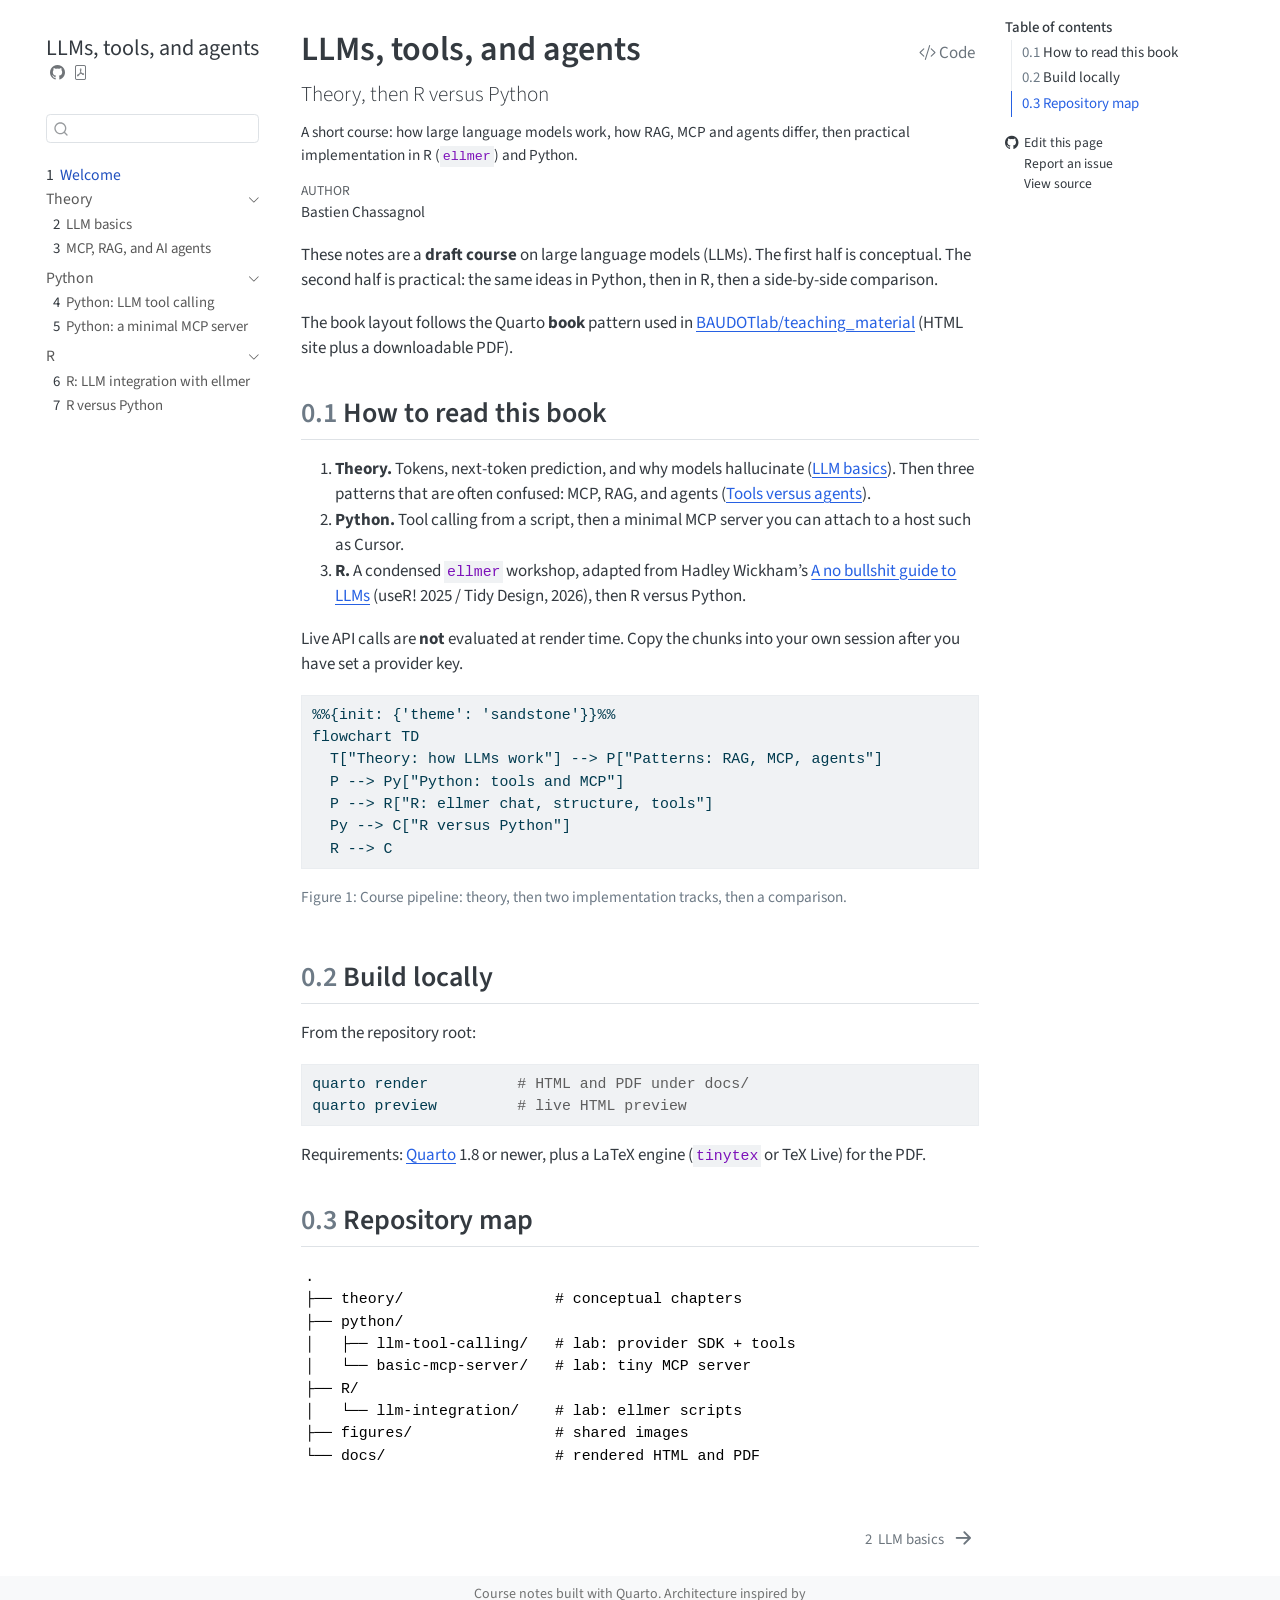
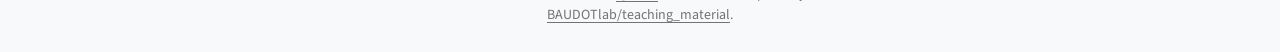
<file: index.html>
<!DOCTYPE html>
<html xmlns="http://www.w3.org/1999/xhtml" lang="en-GB" xml:lang="en-GB"><head>

<meta charset="utf-8">
<meta name="generator" content="quarto-1.10.18">

<meta name="viewport" content="width=device-width, initial-scale=1.0, user-scalable=yes">

<meta name="author" content="Bastien Chassagnol">
<meta name="description" content="A short course: how large language models work, how RAG, MCP and agents differ, then practical implementation in R (ellmer) and Python.">

<title>LLMs, tools, and agents</title>
<style>
/* Default styles provided by pandoc.
** See https://pandoc.org/MANUAL.html#variables-for-html for config info.
*/
span.smallcaps{font-variant: small-caps;}
div.columns{display: flex; gap: 1.5em;}
div.column{flex: auto;}
@media screen {
div.columns{gap: min(4vw, 1.5em);}
div.column{overflow-x: auto;}
}
div.hanging-indent{margin-left: 1.5em; text-indent: -1.5em;}
ul.task-list{list-style: none;}
ul.task-list li input[type="checkbox"] {
  width: 0.8em;
  margin: 0 0.8em 0.2em -1em; /* quarto-specific, see https://github.com/quarto-dev/quarto-cli/issues/4556 */ 
  vertical-align: middle;
}
/* CSS for syntax highlighting */
html { -webkit-text-size-adjust: 100%; }
pre > code.sourceCode { white-space: pre; position: relative; }
pre > code.sourceCode > span { display: inline-block; line-height: 1.25; }
pre > code.sourceCode > span:empty { height: 1.2em; }
.sourceCode { overflow: visible; }
code.sourceCode > span { color: inherit; text-decoration: inherit; }
div.sourceCode { margin: 1em 0; }
pre.sourceCode { margin: 0; }
@media screen {
div.sourceCode { overflow: auto; }
}
@media print {
pre > code.sourceCode { white-space: pre-wrap; }
pre > code.sourceCode > span { text-indent: -5em; padding-left: 5em; }
}
pre.numberSource code
  { counter-reset: source-line 0; }
pre.numberSource code > span
  { position: relative; left: -4em; counter-increment: source-line; }
pre.numberSource code > span > a:first-child::before
  { content: counter(source-line);
    position: relative; left: -1em; text-align: right; vertical-align: baseline;
    border: none; display: inline-block;
    -webkit-touch-callout: none; -webkit-user-select: none;
    -khtml-user-select: none; -moz-user-select: none;
    -ms-user-select: none; user-select: none;
    padding: 0 4px; width: 4em;
  }
pre.numberSource { margin-left: 3em;  padding-left: 4px; }
div.sourceCode
  {   }
@media screen {
pre > code.sourceCode > span > a:first-child::before { text-decoration: underline; }
}
</style>


<script src="site_libs/quarto-nav/quarto-nav.js"></script>
<script src="site_libs/quarto-nav/headroom.min.js"></script>
<script src="site_libs/clipboard/clipboard.min.js"></script>
<script src="site_libs/quarto-search/autocomplete.umd.js"></script>
<script src="site_libs/quarto-search/fuse.min.js"></script>
<script src="site_libs/quarto-search/quarto-search.js"></script>
<meta name="quarto:offset" content="./">
<link href="./theory/llm-basics.html" rel="next">
<script src="site_libs/quarto-html/quarto.js" type="module"></script>
<script src="site_libs/quarto-html/tabsets/tabsets.js" type="module"></script>
<script src="site_libs/quarto-html/popper.min.js"></script>
<script src="site_libs/quarto-html/tippy.umd.min.js"></script>
<script src="site_libs/quarto-html/anchor.min.js"></script>
<link href="site_libs/quarto-html/tippy.css" rel="stylesheet">
<link href="site_libs/quarto-html/quarto-syntax-highlighting-64a204ab8560d761af7679ceaba22944.css" rel="stylesheet" id="quarto-text-highlighting-styles">
<script src="site_libs/bootstrap/bootstrap.min.js"></script>
<link href="site_libs/bootstrap/bootstrap-icons.css" rel="stylesheet">
<link href="site_libs/bootstrap/bootstrap-84ff5906280e30c3b6b63803d4a3cc9e.min.css" rel="stylesheet" append-hash="true" id="quarto-bootstrap" data-mode="light">
<script id="quarto-search-options" type="application/json">{
  "location": "sidebar",
  "copy-button": false,
  "collapse-after": 3,
  "panel-placement": "start",
  "type": "textbox",
  "limit": 50,
  "keyboard-shortcut": [
    "f",
    "/",
    "s"
  ],
  "show-item-context": false,
  "language": {
    "search-no-results-text": "No results",
    "search-matching-documents-text": "matching documents",
    "search-copy-link-title": "Copy link to search",
    "search-hide-matches-text": "Hide additional matches",
    "search-more-match-text": "more match in this document",
    "search-more-matches-text": "more matches in this document",
    "search-clear-button-title": "Clear",
    "search-text-placeholder": "",
    "search-detached-cancel-button-title": "Cancel",
    "search-submit-button-title": "Submit",
    "search-label": "Search"
  }
}</script>
<style>html{ scroll-behavior: smooth; }</style>
<script src="site_libs/quarto-diagram/mermaid.min.js"></script>
<script src="site_libs/quarto-diagram/mermaid-init.js"></script>
<link href="site_libs/quarto-diagram/mermaid.css" rel="stylesheet">


<meta property="og:title" content="LLMs, tools, and agents">
<meta property="og:description" content="A short course: how large language models work, how RAG, MCP and agents differ, then practical implementation in R (ellmer) and Python.">
<meta property="og:site_name" content="LLMs, tools, and agents">
</head>

<body class="nav-sidebar floating quarto-light">

<div id="quarto-search-results"></div>
  <header id="quarto-header" class="headroom fixed-top">
  <nav class="quarto-secondary-nav">
    <div class="container-fluid d-flex">
      <button type="button" class="quarto-btn-toggle btn" data-bs-toggle="collapse" role="button" data-bs-target=".quarto-sidebar-collapse-item" aria-controls="quarto-sidebar" aria-expanded="false" aria-label="Toggle sidebar navigation" onclick="if (window.quartoToggleHeadroom) { window.quartoToggleHeadroom(); }">
        <i class="bi bi-layout-text-sidebar-reverse"></i>
      </button>
        <nav class="quarto-page-breadcrumbs" aria-label="breadcrumb"><ol class="breadcrumb"><li class="breadcrumb-item"><a href="./index.html"><span class="chapter-number">1</span>&nbsp; <span class="chapter-title">Welcome</span></a></li></ol></nav>
        <a class="flex-grow-1" role="navigation" data-bs-toggle="collapse" data-bs-target=".quarto-sidebar-collapse-item" aria-controls="quarto-sidebar" aria-expanded="false" aria-label="Toggle sidebar navigation" onclick="if (window.quartoToggleHeadroom) { window.quartoToggleHeadroom(); }">      
        </a>
      <button type="button" class="btn quarto-search-button" aria-label="Search" onclick="window.quartoOpenSearch();">
        <i class="bi bi-search"></i>
      </button>
    </div>
  </nav>
</header>
<!-- content -->
<div id="quarto-content" class="quarto-container page-columns page-rows-contents page-layout-full">
<!-- sidebar -->
  <nav id="quarto-sidebar" class="sidebar collapse collapse-horizontal quarto-sidebar-collapse-item sidebar-navigation floating overflow-auto">
    <div class="pt-lg-2 mt-2 text-left sidebar-header">
    <div class="sidebar-title mb-0 py-0">
      <a href="./">LLMs, tools, and agents</a> 
        <div class="sidebar-tools-main">
    <a href="https://github.com/bastienchassagnol/Rag-llm-playground" title="Source Code" class="quarto-navigation-tool px-1" aria-label="Source Code"><i class="bi bi-github"></i></a>
    <a href="./llm-course.pdf" title="Download PDF" class="quarto-navigation-tool px-1" aria-label="Download PDF"><i class="bi bi-file-pdf"></i></a>
</div>
    </div>
      </div>
        <div class="mt-2 flex-shrink-0 align-items-center">
        <div class="sidebar-search">
        <div id="quarto-search" class="" title="Search"></div>
        </div>
        </div>
    <div class="sidebar-menu-container"> 
    <ul class="list-unstyled mt-1">
        <li class="sidebar-item">
  <div class="sidebar-item-container"> 
  <a href="./index.html" class="sidebar-item-text sidebar-link active">
 <span class="menu-text"><span class="chapter-number">1</span>&nbsp; <span class="chapter-title">Welcome</span></span></a>
  </div>
</li>
        <li class="sidebar-item sidebar-item-section">
      <div class="sidebar-item-container"> 
            <a class="sidebar-item-text sidebar-link text-start" data-bs-toggle="collapse" data-bs-target="#quarto-sidebar-section-1" role="navigation" aria-expanded="true">
 <span class="menu-text">Theory</span></a>
          <a class="sidebar-item-toggle text-start" data-bs-toggle="collapse" data-bs-target="#quarto-sidebar-section-1" role="navigation" aria-expanded="true" aria-label="Toggle section">
            <i class="bi bi-chevron-right ms-2"></i>
          </a> 
      </div>
      <ul id="quarto-sidebar-section-1" class="collapse list-unstyled sidebar-section depth1 show">  
          <li class="sidebar-item">
  <div class="sidebar-item-container"> 
  <a href="./theory/llm-basics.html" class="sidebar-item-text sidebar-link">
 <span class="menu-text"><span class="chapter-number">2</span>&nbsp; <span class="chapter-title">LLM basics</span></span></a>
  </div>
</li>
          <li class="sidebar-item">
  <div class="sidebar-item-container"> 
  <a href="./theory/tools-vs-agents.html" class="sidebar-item-text sidebar-link">
 <span class="menu-text"><span class="chapter-number">3</span>&nbsp; <span class="chapter-title">MCP, RAG, and AI agents</span></span></a>
  </div>
</li>
      </ul>
  </li>
        <li class="sidebar-item sidebar-item-section">
      <div class="sidebar-item-container"> 
            <a class="sidebar-item-text sidebar-link text-start" data-bs-toggle="collapse" data-bs-target="#quarto-sidebar-section-2" role="navigation" aria-expanded="true">
 <span class="menu-text">Python</span></a>
          <a class="sidebar-item-toggle text-start" data-bs-toggle="collapse" data-bs-target="#quarto-sidebar-section-2" role="navigation" aria-expanded="true" aria-label="Toggle section">
            <i class="bi bi-chevron-right ms-2"></i>
          </a> 
      </div>
      <ul id="quarto-sidebar-section-2" class="collapse list-unstyled sidebar-section depth1 show">  
          <li class="sidebar-item">
  <div class="sidebar-item-container"> 
  <a href="./python/llm-tool-calling.html" class="sidebar-item-text sidebar-link">
 <span class="menu-text"><span class="chapter-number">4</span>&nbsp; <span class="chapter-title">Python: LLM tool calling</span></span></a>
  </div>
</li>
          <li class="sidebar-item">
  <div class="sidebar-item-container"> 
  <a href="./python/basic-mcp-server.html" class="sidebar-item-text sidebar-link">
 <span class="menu-text"><span class="chapter-number">5</span>&nbsp; <span class="chapter-title">Python: a minimal MCP server</span></span></a>
  </div>
</li>
      </ul>
  </li>
        <li class="sidebar-item sidebar-item-section">
      <div class="sidebar-item-container"> 
            <a class="sidebar-item-text sidebar-link text-start" data-bs-toggle="collapse" data-bs-target="#quarto-sidebar-section-3" role="navigation" aria-expanded="true">
 <span class="menu-text">R</span></a>
          <a class="sidebar-item-toggle text-start" data-bs-toggle="collapse" data-bs-target="#quarto-sidebar-section-3" role="navigation" aria-expanded="true" aria-label="Toggle section">
            <i class="bi bi-chevron-right ms-2"></i>
          </a> 
      </div>
      <ul id="quarto-sidebar-section-3" class="collapse list-unstyled sidebar-section depth1 show">  
          <li class="sidebar-item">
  <div class="sidebar-item-container"> 
  <a href="./R/llm-integration.html" class="sidebar-item-text sidebar-link">
 <span class="menu-text"><span class="chapter-number">6</span>&nbsp; <span class="chapter-title">R: LLM integration with ellmer</span></span></a>
  </div>
</li>
          <li class="sidebar-item">
  <div class="sidebar-item-container"> 
  <a href="./R/r-vs-python.html" class="sidebar-item-text sidebar-link">
 <span class="menu-text"><span class="chapter-number">7</span>&nbsp; <span class="chapter-title">R versus Python</span></span></a>
  </div>
</li>
      </ul>
  </li>
    </ul>
    </div>
</nav>
<div id="quarto-sidebar-glass" class="quarto-sidebar-collapse-item" data-bs-toggle="collapse" data-bs-target=".quarto-sidebar-collapse-item"></div>
<!-- margin-sidebar -->
    <div id="quarto-margin-sidebar" class="sidebar margin-sidebar">
        <nav id="TOC" role="doc-toc" class="toc-active">
    <h2 id="toc-title">Table of contents</h2>
   
  <ul>
  <li><a href="#sec-how-to-read" id="toc-sec-how-to-read" class="nav-link active" data-scroll-target="#sec-how-to-read"><span class="header-section-number">0.1</span> How to read this book</a></li>
  <li><a href="#sec-build" id="toc-sec-build" class="nav-link" data-scroll-target="#sec-build"><span class="header-section-number">0.2</span> Build locally</a></li>
  <li><a href="#sec-map" id="toc-sec-map" class="nav-link" data-scroll-target="#sec-map"><span class="header-section-number">0.3</span> Repository map</a></li>
  </ul>
<div class="toc-actions"><ul><li><a href="https://github.com/bastienchassagnol/Rag-llm-playground/edit/main/index.qmd" class="toc-action"><i class="bi bi-github"></i>Edit this page</a></li><li><a href="https://github.com/bastienchassagnol/Rag-llm-playground/issues/new" class="toc-action"><i class="bi empty"></i>Report an issue</a></li><li><a href="https://github.com/bastienchassagnol/Rag-llm-playground/blob/main/index.qmd" class="toc-action"><i class="bi empty"></i>View source</a></li></ul></div></nav>
    </div>
<!-- main -->
<main class="content column-body" id="quarto-document-content">

<header id="title-block-header" class="quarto-title-block default">
<div class="quarto-title">
<div class="quarto-title-block"><div><h1 class="title">LLMs, tools, and agents</h1><button type="button" class="btn code-tools-button" id="quarto-code-tools-source"><i class="bi"></i> Code</button></div></div>
<p class="subtitle lead">Theory, then R versus Python</p>
</div>

<div>
  <div class="description">
    <p>A short course: how large language models work, how RAG, MCP and agents differ, then practical implementation in R (<code>ellmer</code>) and Python.</p>
  </div>
</div>


<div class="quarto-title-meta column-body">

    <div>
    <div class="quarto-title-meta-heading">Author</div>
    <div class="quarto-title-meta-contents">
             <p>Bastien Chassagnol </p>
          </div>
  </div>
    
  
    
  </div>
  


</header>


<p>These notes are a <strong>draft course</strong> on large language models (LLMs). The first half is conceptual. The second half is practical: the same ideas in Python, then in R, then a side-by-side comparison.</p>
<p>The book layout follows the Quarto <strong>book</strong> pattern used in <a href="https://github.com/BAUDOTlab/teaching_material">BAUDOTlab/teaching_material</a> (HTML site plus a downloadable PDF).</p>
<section id="sec-how-to-read" class="level2" data-number="0.1">
<h2 data-number="0.1" class="anchored" data-anchor-id="sec-how-to-read"><span class="header-section-number">0.1</span> How to read this book</h2>
<ol type="1">
<li><strong>Theory.</strong> Tokens, next-token prediction, and why models hallucinate (<a href="./theory/llm-basics.html">LLM basics</a>). Then three patterns that are often confused: MCP, RAG, and agents (<a href="./theory/tools-vs-agents.html">Tools versus agents</a>).</li>
<li><strong>Python.</strong> Tool calling from a script, then a minimal MCP server you can attach to a host such as Cursor.</li>
<li><strong>R.</strong> A condensed <code>ellmer</code> workshop, adapted from Hadley Wickham’s <a href="https://tidydesign.substack.com/p/a-no-bullshit-guide-to-llms">A no bullshit guide to LLMs</a> (useR! 2025 / Tidy Design, 2026), then R versus Python.</li>
</ol>
<p>Live API calls are <strong>not</strong> evaluated at render time. Copy the chunks into your own session after you have set a provider key.</p>
<div class="cell" data-layout-align="center">
<div class="code-copy-outer-scaffold"><div class="sourceCode cell-code" id="cb1"><pre class="sourceCode default code-with-copy"><code class="sourceCode default"><span id="cb1-1"><a href="#cb1-1" aria-hidden="true" tabindex="-1"></a>%%{init: {'theme': 'sandstone'}}%%</span>
<span id="cb1-2"><a href="#cb1-2" aria-hidden="true" tabindex="-1"></a>flowchart TD</span>
<span id="cb1-3"><a href="#cb1-3" aria-hidden="true" tabindex="-1"></a>  T["Theory: how LLMs work"] --&gt; P["Patterns: RAG, MCP, agents"]</span>
<span id="cb1-4"><a href="#cb1-4" aria-hidden="true" tabindex="-1"></a>  P --&gt; Py["Python: tools and MCP"]</span>
<span id="cb1-5"><a href="#cb1-5" aria-hidden="true" tabindex="-1"></a>  P --&gt; R["R: ellmer chat, structure, tools"]</span>
<span id="cb1-6"><a href="#cb1-6" aria-hidden="true" tabindex="-1"></a>  Py --&gt; C["R versus Python"]</span>
<span id="cb1-7"><a href="#cb1-7" aria-hidden="true" tabindex="-1"></a>  R --&gt; C</span></code></pre></div><button title="Copy to Clipboard" class="code-copy-button"><i class="bi"></i></button></div>
<div class="cell-output-display">
<div id="fig-course-pipeline" class="quarto-float quarto-figure quarto-figure-center anchored">
<figure class="quarto-float quarto-float-fig figure">
<div aria-describedby="fig-course-pipeline-caption-0ceaefa1-69ba-4598-a22c-09a6ac19f8ca">
<div>

</div>
</div>
<figcaption class="quarto-float-caption-bottom quarto-float-caption quarto-float-fig" id="fig-course-pipeline-caption-0ceaefa1-69ba-4598-a22c-09a6ac19f8ca">
Figure&nbsp;1: Course pipeline: theory, then two implementation tracks, then a comparison.
</figcaption>
</figure>
</div>
</div>
</div>
</section>
<section id="sec-build" class="level2" data-number="0.2">
<h2 data-number="0.2" class="anchored" data-anchor-id="sec-build"><span class="header-section-number">0.2</span> Build locally</h2>
<p>From the repository root:</p>
<div class="code-copy-outer-scaffold"><div class="sourceCode" id="cb2"><pre class="sourceCode bash code-with-copy"><code class="sourceCode bash"><span id="cb2-1"><a href="#cb2-1" aria-hidden="true" tabindex="-1"></a><span class="ex">quarto</span> render          <span class="co"># HTML and PDF under docs/</span></span>
<span id="cb2-2"><a href="#cb2-2" aria-hidden="true" tabindex="-1"></a><span class="ex">quarto</span> preview         <span class="co"># live HTML preview</span></span></code></pre></div><button title="Copy to Clipboard" class="code-copy-button"><i class="bi"></i></button></div>
<p>Requirements: <a href="https://quarto.org/">Quarto</a> 1.8 or newer, plus a LaTeX engine (<code>tinytex</code> or TeX Live) for the PDF.</p>
</section>
<section id="sec-map" class="level2" data-number="0.3">
<h2 data-number="0.3" class="anchored" data-anchor-id="sec-map"><span class="header-section-number">0.3</span> Repository map</h2>
<pre class="text"><code>.
├── theory/                 # conceptual chapters
├── python/
│   ├── llm-tool-calling/   # lab: provider SDK + tools
│   └── basic-mcp-server/   # lab: tiny MCP server
├── R/
│   └── llm-integration/    # lab: ellmer scripts
├── figures/                # shared images
└── docs/                   # rendered HTML and PDF</code></pre>


<!-- -->

</section>

</main> <!-- /main -->
<script id="quarto-html-after-body" type="application/javascript">
  window.document.addEventListener("DOMContentLoaded", function (event) {
    const icon = "";
    const anchorJS = new window.AnchorJS();
    anchorJS.options = {
      placement: 'right',
      icon: icon
    };
    anchorJS.add('.anchored');
    const isCodeAnnotation = (el) => {
      for (const clz of el.classList) {
        if (clz.startsWith('code-annotation-')) {                     
          return true;
        }
      }
      return false;
    }
    const onCopySuccess = function(e) {
      // button target
      const button = e.trigger;
      // don't keep focus
      button.blur();
      // flash "checked"
      button.classList.add('code-copy-button-checked');
      var currentTitle = button.getAttribute("title");
      button.setAttribute("title", "Copied!");
      let tooltip;
      if (window.bootstrap) {
        button.setAttribute("data-bs-toggle", "tooltip");
        button.setAttribute("data-bs-placement", "left");
        button.setAttribute("data-bs-title", "Copied!");
        tooltip = new bootstrap.Tooltip(button, 
          { trigger: "manual", 
            customClass: "code-copy-button-tooltip",
            offset: [0, -8]});
        tooltip.show();    
      }
      setTimeout(function() {
        if (tooltip) {
          tooltip.hide();
          button.removeAttribute("data-bs-title");
          button.removeAttribute("data-bs-toggle");
          button.removeAttribute("data-bs-placement");
        }
        button.setAttribute("title", currentTitle);
        button.classList.remove('code-copy-button-checked');
      }, 1000);
      // clear code selection
      e.clearSelection();
    }
    const getTextToCopy = function(trigger) {
      const outerScaffold = trigger.parentElement.cloneNode(true);
      const codeEl = outerScaffold.querySelector('code');
      for (const childEl of codeEl.children) {
        if (isCodeAnnotation(childEl)) {
          childEl.remove();
        }
      }
      return codeEl.innerText;
    }
    const clipboard = new window.ClipboardJS('.code-copy-button:not([data-in-quarto-modal])', {
      text: getTextToCopy
    });
    clipboard.on('success', onCopySuccess);
    if (window.document.getElementById('quarto-embedded-source-code-modal')) {
      const clipboardModal = new window.ClipboardJS('.code-copy-button[data-in-quarto-modal]', {
        text: getTextToCopy,
        container: window.document.getElementById('quarto-embedded-source-code-modal')
      });
      clipboardModal.on('success', onCopySuccess);
    }
    const viewSource = window.document.getElementById('quarto-view-source') ||
                       window.document.getElementById('quarto-code-tools-source');
    if (viewSource) {
      const sourceUrl = viewSource.getAttribute("data-quarto-source-url");
      viewSource.addEventListener("click", function(e) {
        if (sourceUrl) {
          // rstudio viewer pane
          if (/\bcapabilities=\b/.test(window.location)) {
            window.open(sourceUrl);
          } else {
            window.location.href = sourceUrl;
          }
        } else {
          const modal = new bootstrap.Modal(document.getElementById('quarto-embedded-source-code-modal'));
          modal.show();
        }
        return false;
      });
    }
    function toggleCodeHandler(show) {
      return function(e) {
        const cellDetails = window.document.querySelectorAll(".cell details.code-fold");
        for (let i=0; i<cellDetails.length; i++) {
          const details = cellDetails[i];
          if (show) {
            details.open = true;
          } else {
            details.removeAttribute("open");
          }
        }
        const cellCodeDivs = window.document.querySelectorAll(".cell div.sourceCode.cell-code");
        const fromCls = show ? "hidden" : "unhidden";
        const toCls = show ? "unhidden" : "hidden";
        for (let i=0; i<cellCodeDivs.length; i++) {
          const codeDiv = cellCodeDivs[i];
          if (codeDiv.classList.contains(fromCls)) {
            codeDiv.classList.remove(fromCls);
            codeDiv.classList.add(toCls);
          } 
        }
        return false;
      }
    }
    const hideAllCode = window.document.getElementById("quarto-hide-all-code");
    if (hideAllCode) {
      hideAllCode.addEventListener("click", toggleCodeHandler(false));
    }
    const showAllCode = window.document.getElementById("quarto-show-all-code");
    if (showAllCode) {
      showAllCode.addEventListener("click", toggleCodeHandler(true));
    }
      var localhostRegex = new RegExp(/^(?:http|https):\/\/localhost\:?[0-9]*\//);
      var mailtoRegex = new RegExp(/^mailto:/);
        var filterRegex = new RegExp("https:\/\/bastienchassagnol\.github\.io\/Rag-llm-playground\/");
      var isInternal = (href) => {
          return filterRegex.test(href) || localhostRegex.test(href) || mailtoRegex.test(href);
      }
      // Inspect non-navigation links and adorn them if external
     var links = window.document.querySelectorAll('a[href]:not(.nav-link):not(.navbar-brand):not(.toc-action):not(.sidebar-link):not(.sidebar-item-toggle):not(.pagination-link):not(.no-external):not([aria-hidden]):not(.dropdown-item):not(.quarto-navigation-tool):not(.about-link)');
      for (var i=0; i<links.length; i++) {
        const link = links[i];
        if (!isInternal(link.href)) {
          // undo the damage that might have been done by quarto-nav.js in the case of
          // links that we want to consider external
          if (link.dataset.originalHref !== undefined) {
            link.href = link.dataset.originalHref;
          }
        }
      }
    function tippyHover(el, contentFn, onTriggerFn, onUntriggerFn) {
      const config = {
        allowHTML: true,
        maxWidth: 500,
        delay: 100,
        arrow: false,
        appendTo: function(el) {
            return el.parentElement;
        },
        interactive: true,
        interactiveBorder: 10,
        theme: 'quarto',
        placement: 'bottom-start',
      };
      if (contentFn) {
        config.content = contentFn;
      }
      if (onTriggerFn) {
        config.onTrigger = onTriggerFn;
      }
      if (onUntriggerFn) {
        config.onUntrigger = onUntriggerFn;
      }
      window.tippy(el, config); 
    }
    const noterefs = window.document.querySelectorAll('a[role="doc-noteref"]');
    for (var i=0; i<noterefs.length; i++) {
      const ref = noterefs[i];
      tippyHover(ref, function() {
        // use id or data attribute instead here
        let href = ref.getAttribute('data-footnote-href') || ref.getAttribute('href');
        try { href = new URL(href).hash; } catch {}
        const id = href.replace(/^#\/?/, "");
        const note = window.document.getElementById(id);
        if (note) {
          return note.innerHTML;
        } else {
          return "";
        }
      });
    }
    const xrefs = window.document.querySelectorAll('a.quarto-xref');
    const processXRef = (id, note) => {
      // Strip column container classes
      const stripColumnClz = (el) => {
        el.classList.remove("page-full", "page-columns");
        if (el.children) {
          for (const child of el.children) {
            stripColumnClz(child);
          }
        }
      }
      stripColumnClz(note)
      if (id === null || id.startsWith('sec-')) {
        // Special case sections, only their first couple elements
        const container = document.createElement("div");
        if (note.children && note.children.length > 2) {
          container.appendChild(note.children[0].cloneNode(true));
          for (let i = 1; i < note.children.length; i++) {
            const child = note.children[i];
            if (child.tagName === "P" && child.innerText === "") {
              continue;
            } else {
              container.appendChild(child.cloneNode(true));
              break;
            }
          }
          if (window.Quarto?.typesetMath) {
            window.Quarto.typesetMath(container);
          }
          return container.innerHTML
        } else {
          if (window.Quarto?.typesetMath) {
            window.Quarto.typesetMath(note);
          }
          return note.innerHTML;
        }
      } else {
        // Remove any anchor links if they are present
        const anchorLink = note.querySelector('a.anchorjs-link');
        if (anchorLink) {
          anchorLink.remove();
        }
        if (window.Quarto?.typesetMath) {
          window.Quarto.typesetMath(note);
        }
        if (note.classList.contains("callout")) {
          return note.outerHTML;
        } else {
          return note.innerHTML;
        }
      }
    }
    for (var i=0; i<xrefs.length; i++) {
      const xref = xrefs[i];
      tippyHover(xref, undefined, function(instance) {
        instance.disable();
        let url = xref.getAttribute('href');
        let hash = undefined; 
        if (url.startsWith('#')) {
          hash = url;
        } else {
          try { hash = new URL(url).hash; } catch {}
        }
        if (hash) {
          const id = hash.replace(/^#\/?/, "");
          const note = window.document.getElementById(id);
          if (note !== null) {
            try {
              const html = processXRef(id, note.cloneNode(true));
              instance.setContent(html);
            } finally {
              instance.enable();
              instance.show();
            }
          } else {
            // See if we can fetch this
            fetch(url.split('#')[0])
            .then(res => res.text())
            .then(html => {
              const parser = new DOMParser();
              const htmlDoc = parser.parseFromString(html, "text/html");
              const note = htmlDoc.getElementById(id);
              if (note !== null) {
                const html = processXRef(id, note);
                instance.setContent(html);
              } 
            }).finally(() => {
              instance.enable();
              instance.show();
            });
          }
        } else {
          // See if we can fetch a full url (with no hash to target)
          // This is a special case and we should probably do some content thinning / targeting
          fetch(url)
          .then(res => res.text())
          .then(html => {
            const parser = new DOMParser();
            const htmlDoc = parser.parseFromString(html, "text/html");
            const note = htmlDoc.querySelector('main.content');
            if (note !== null) {
              // This should only happen for chapter cross references
              // (since there is no id in the URL)
              // remove the first header
              if (note.children.length > 0 && note.children[0].tagName === "HEADER") {
                note.children[0].remove();
              }
              const html = processXRef(null, note);
              instance.setContent(html);
            } 
          }).finally(() => {
            instance.enable();
            instance.show();
          });
        }
      }, function(instance) {
      });
    }
        let selectedAnnoteEl;
        const selectorForAnnotation = ( cell, annotation) => {
          let cellAttr = 'data-code-cell="' + cell + '"';
          let lineAttr = 'data-code-annotation="' +  annotation + '"';
          const selector = 'span[' + cellAttr + '][' + lineAttr + ']';
          return selector;
        }
        const selectCodeLines = (annoteEl) => {
          const doc = window.document;
          const targetCell = annoteEl.getAttribute("data-target-cell");
          const targetAnnotation = annoteEl.getAttribute("data-target-annotation");
          const annoteSpan = window.document.querySelector(selectorForAnnotation(targetCell, targetAnnotation));
          const lines = annoteSpan.getAttribute("data-code-lines").split(",");
          const lineIds = lines.map((line) => {
            return targetCell + "-" + line;
          })
          let top = null;
          let height = null;
          let parent = null;
          if (lineIds.length > 0) {
              //compute the position of the single el (top and bottom and make a div)
              const el = window.document.getElementById(lineIds[0]);
              top = el.offsetTop;
              height = el.offsetHeight;
              parent = el.parentElement.parentElement;
            if (lineIds.length > 1) {
              const lastEl = window.document.getElementById(lineIds[lineIds.length - 1]);
              const bottom = lastEl.offsetTop + lastEl.offsetHeight;
              height = bottom - top;
            }
            if (top !== null && height !== null && parent !== null) {
              // cook up a div (if necessary) and position it 
              let div = window.document.getElementById("code-annotation-line-highlight");
              if (div === null) {
                div = window.document.createElement("div");
                div.setAttribute("id", "code-annotation-line-highlight");
                div.style.position = 'absolute';
                parent.appendChild(div);
              }
              div.style.top = top - 2 + "px";
              div.style.height = height + 4 + "px";
              div.style.left = 0;
              let gutterDiv = window.document.getElementById("code-annotation-line-highlight-gutter");
              if (gutterDiv === null) {
                gutterDiv = window.document.createElement("div");
                gutterDiv.setAttribute("id", "code-annotation-line-highlight-gutter");
                gutterDiv.style.position = 'absolute';
                const codeCell = window.document.getElementById(targetCell);
                const gutter = codeCell.querySelector('.code-annotation-gutter');
                gutter.appendChild(gutterDiv);
              }
              gutterDiv.style.top = top - 2 + "px";
              gutterDiv.style.height = height + 4 + "px";
            }
            selectedAnnoteEl = annoteEl;
          }
        };
        const unselectCodeLines = () => {
          const elementsIds = ["code-annotation-line-highlight", "code-annotation-line-highlight-gutter"];
          elementsIds.forEach((elId) => {
            const div = window.document.getElementById(elId);
            if (div) {
              div.remove();
            }
          });
          selectedAnnoteEl = undefined;
        };
          // Handle positioning of the toggle
      window.addEventListener(
        "resize",
        throttle(() => {
          elRect = undefined;
          if (selectedAnnoteEl) {
            selectCodeLines(selectedAnnoteEl);
          }
        }, 10)
      );
      function throttle(fn, ms) {
      let throttle = false;
      let timer;
        return (...args) => {
          if(!throttle) { // first call gets through
              fn.apply(this, args);
              throttle = true;
          } else { // all the others get throttled
              if(timer) clearTimeout(timer); // cancel #2
              timer = setTimeout(() => {
                fn.apply(this, args);
                timer = throttle = false;
              }, ms);
          }
        };
      }
        // Attach click handler to the DT
        const annoteDls = window.document.querySelectorAll('dt[data-target-cell]');
        for (const annoteDlNode of annoteDls) {
          annoteDlNode.addEventListener('click', (event) => {
            const clickedEl = event.target;
            if (clickedEl !== selectedAnnoteEl) {
              unselectCodeLines();
              const activeEl = window.document.querySelector('dt[data-target-cell].code-annotation-active');
              if (activeEl) {
                activeEl.classList.remove('code-annotation-active');
              }
              selectCodeLines(clickedEl);
              clickedEl.classList.add('code-annotation-active');
            } else {
              // Unselect the line
              unselectCodeLines();
              clickedEl.classList.remove('code-annotation-active');
            }
          });
        }
    const findCites = (el) => {
      const parentEl = el.parentElement;
      if (parentEl) {
        const cites = parentEl.dataset.cites;
        if (cites) {
          return {
            el,
            cites: cites.split(' ')
          };
        } else {
          return findCites(el.parentElement)
        }
      } else {
        return undefined;
      }
    };
    var bibliorefs = window.document.querySelectorAll('a[role="doc-biblioref"]');
    for (var i=0; i<bibliorefs.length; i++) {
      const ref = bibliorefs[i];
      const citeInfo = findCites(ref);
      if (citeInfo) {
        tippyHover(citeInfo.el, function() {
          var popup = window.document.createElement('div');
          citeInfo.cites.forEach(function(cite) {
            var citeDiv = window.document.createElement('div');
            citeDiv.classList.add('hanging-indent');
            citeDiv.classList.add('csl-entry');
            var biblioDiv = window.document.getElementById('ref-' + cite);
            if (biblioDiv) {
              citeDiv.innerHTML = biblioDiv.innerHTML;
            }
            popup.appendChild(citeDiv);
          });
          return popup.innerHTML;
        });
      }
    }
  });
  </script>
<nav class="page-navigation column-body">
  <div class="nav-page nav-page-previous">
  </div>
  <div class="nav-page nav-page-next">
      <a href="./theory/llm-basics.html" class="pagination-link" aria-label="LLM basics">
        <span class="nav-page-text"><span class="chapter-number">2</span>&nbsp; <span class="chapter-title">LLM basics</span></span> <i class="bi bi-arrow-right-short"></i>
      </a>
  </div>
</nav><div class="modal fade" id="quarto-embedded-source-code-modal" tabindex="-1" aria-labelledby="quarto-embedded-source-code-modal-label" aria-hidden="true"><div class="modal-dialog modal-dialog-scrollable"><div class="modal-content"><div class="modal-header"><h5 class="modal-title" id="quarto-embedded-source-code-modal-label">Source Code</h5><button class="btn-close" data-bs-dismiss="modal"></button></div><div class="modal-body"><div class="">
<div class="code-copy-outer-scaffold"><div class="sourceCode" id="cb4" data-shortcodes="false"><pre class="sourceCode markdown code-with-copy"><code class="sourceCode markdown"><span id="cb4-1"><a href="#cb4-1" aria-hidden="true" tabindex="-1"></a><span class="co">---</span></span>
<span id="cb4-2"><a href="#cb4-2" aria-hidden="true" tabindex="-1"></a><span class="an">title:</span><span class="co"> "Welcome"</span></span>
<span id="cb4-3"><a href="#cb4-3" aria-hidden="true" tabindex="-1"></a><span class="co">---</span></span>
<span id="cb4-4"><a href="#cb4-4" aria-hidden="true" tabindex="-1"></a></span>
<span id="cb4-5"><a href="#cb4-5" aria-hidden="true" tabindex="-1"></a>These notes are a **draft course** on large language models (LLMs).</span>
<span id="cb4-6"><a href="#cb4-6" aria-hidden="true" tabindex="-1"></a>The first half is conceptual. The second half is practical: the same</span>
<span id="cb4-7"><a href="#cb4-7" aria-hidden="true" tabindex="-1"></a>ideas in Python, then in R, then a side-by-side comparison.</span>
<span id="cb4-8"><a href="#cb4-8" aria-hidden="true" tabindex="-1"></a></span>
<span id="cb4-9"><a href="#cb4-9" aria-hidden="true" tabindex="-1"></a>The book layout follows the Quarto **book** pattern used in</span>
<span id="cb4-10"><a href="#cb4-10" aria-hidden="true" tabindex="-1"></a><span class="co">[</span><span class="ot">BAUDOTlab/teaching_material</span><span class="co">](https://github.com/BAUDOTlab/teaching_material)</span></span>
<span id="cb4-11"><a href="#cb4-11" aria-hidden="true" tabindex="-1"></a>(HTML site plus a downloadable PDF).</span>
<span id="cb4-12"><a href="#cb4-12" aria-hidden="true" tabindex="-1"></a></span>
<span id="cb4-13"><a href="#cb4-13" aria-hidden="true" tabindex="-1"></a><span class="fu">## How to read this book {#sec-how-to-read}</span></span>
<span id="cb4-14"><a href="#cb4-14" aria-hidden="true" tabindex="-1"></a></span>
<span id="cb4-15"><a href="#cb4-15" aria-hidden="true" tabindex="-1"></a><span class="ss">1. </span>**Theory.** Tokens, next-token prediction, and why models</span>
<span id="cb4-16"><a href="#cb4-16" aria-hidden="true" tabindex="-1"></a>   hallucinate (<span class="co">[</span><span class="ot">LLM basics</span><span class="co">](theory/llm-basics.qmd)</span>). Then three</span>
<span id="cb4-17"><a href="#cb4-17" aria-hidden="true" tabindex="-1"></a>   patterns that are often confused: MCP, RAG, and agents</span>
<span id="cb4-18"><a href="#cb4-18" aria-hidden="true" tabindex="-1"></a>   (<span class="co">[</span><span class="ot">Tools versus agents</span><span class="co">](theory/tools-vs-agents.qmd)</span>).</span>
<span id="cb4-19"><a href="#cb4-19" aria-hidden="true" tabindex="-1"></a><span class="ss">2. </span>**Python.** Tool calling from a script, then a minimal MCP server</span>
<span id="cb4-20"><a href="#cb4-20" aria-hidden="true" tabindex="-1"></a>   you can attach to a host such as Cursor.</span>
<span id="cb4-21"><a href="#cb4-21" aria-hidden="true" tabindex="-1"></a><span class="ss">3. </span>**R.** A condensed <span class="in">`ellmer`</span> workshop, adapted from Hadley Wickham's</span>
<span id="cb4-22"><a href="#cb4-22" aria-hidden="true" tabindex="-1"></a>   <span class="co">[</span><span class="ot">A no bullshit guide to LLMs</span><span class="co">](https://tidydesign.substack.com/p/a-no-bullshit-guide-to-llms)</span></span>
<span id="cb4-23"><a href="#cb4-23" aria-hidden="true" tabindex="-1"></a>   (useR! 2025 / Tidy Design, 2026), then R versus Python.</span>
<span id="cb4-24"><a href="#cb4-24" aria-hidden="true" tabindex="-1"></a></span>
<span id="cb4-25"><a href="#cb4-25" aria-hidden="true" tabindex="-1"></a>Live API calls are **not** evaluated at render time. Copy the chunks</span>
<span id="cb4-26"><a href="#cb4-26" aria-hidden="true" tabindex="-1"></a>into your own session after you have set a provider key.</span>
<span id="cb4-27"><a href="#cb4-27" aria-hidden="true" tabindex="-1"></a></span>
<span id="cb4-30"><a href="#cb4-30" aria-hidden="true" tabindex="-1"></a><span class="in">```{mermaid}</span></span>
<span id="cb4-31"><a href="#cb4-31" aria-hidden="true" tabindex="-1"></a>%%| label: fig-course-pipeline</span>
<span id="cb4-32"><a href="#cb4-32" aria-hidden="true" tabindex="-1"></a>%%| fig-cap: <span class="ot">"</span><span class="st">Course pipeline: theory, then two implementation tracks, then a comparison.</span><span class="ot">"</span></span>
<span id="cb4-33"><a href="#cb4-33" aria-hidden="true" tabindex="-1"></a>%<span class="dt">%</span>{init: {<span class="ot">'</span><span class="ss">theme</span><span class="ot">'</span>: <span class="ot">'</span><span class="ss">sandstone</span><span class="ot">'</span>}}%%</span>
<span id="cb4-34"><a href="#cb4-34" aria-hidden="true" tabindex="-1"></a>flowchart TD</span>
<span id="cb4-35"><a href="#cb4-35" aria-hidden="true" tabindex="-1"></a>  T[<span class="ot">"</span><span class="st">Theory: how LLMs work</span><span class="ot">"</span>] --&gt; P[<span class="ot">"</span><span class="st">Patterns: RAG, MCP, agents</span><span class="ot">"</span>]</span>
<span id="cb4-36"><a href="#cb4-36" aria-hidden="true" tabindex="-1"></a>  P --&gt; Py[<span class="ot">"</span><span class="st">Python: tools and MCP</span><span class="ot">"</span>]</span>
<span id="cb4-37"><a href="#cb4-37" aria-hidden="true" tabindex="-1"></a>  P --&gt; R[<span class="ot">"</span><span class="st">R: ellmer chat, structure, tools</span><span class="ot">"</span>]</span>
<span id="cb4-38"><a href="#cb4-38" aria-hidden="true" tabindex="-1"></a>  Py --&gt; C[<span class="ot">"</span><span class="st">R versus Python</span><span class="ot">"</span>]</span>
<span id="cb4-39"><a href="#cb4-39" aria-hidden="true" tabindex="-1"></a>  R --&gt; C</span>
<span id="cb4-40"><a href="#cb4-40" aria-hidden="true" tabindex="-1"></a><span class="in">```</span></span>
<span id="cb4-41"><a href="#cb4-41" aria-hidden="true" tabindex="-1"></a></span>
<span id="cb4-42"><a href="#cb4-42" aria-hidden="true" tabindex="-1"></a><span class="fu">## Build locally {#sec-build}</span></span>
<span id="cb4-43"><a href="#cb4-43" aria-hidden="true" tabindex="-1"></a></span>
<span id="cb4-44"><a href="#cb4-44" aria-hidden="true" tabindex="-1"></a>From the repository root:</span>
<span id="cb4-45"><a href="#cb4-45" aria-hidden="true" tabindex="-1"></a></span>
<span id="cb4-46"><a href="#cb4-46" aria-hidden="true" tabindex="-1"></a><span class="in">```bash</span></span>
<span id="cb4-47"><a href="#cb4-47" aria-hidden="true" tabindex="-1"></a><span class="ex">quarto</span> render          <span class="co"># HTML and PDF under docs/</span></span>
<span id="cb4-48"><a href="#cb4-48" aria-hidden="true" tabindex="-1"></a><span class="ex">quarto</span> preview         <span class="co"># live HTML preview</span></span>
<span id="cb4-49"><a href="#cb4-49" aria-hidden="true" tabindex="-1"></a><span class="in">```</span></span>
<span id="cb4-50"><a href="#cb4-50" aria-hidden="true" tabindex="-1"></a></span>
<span id="cb4-51"><a href="#cb4-51" aria-hidden="true" tabindex="-1"></a>Requirements: <span class="co">[</span><span class="ot">Quarto</span><span class="co">](https://quarto.org/)</span> 1.8 or newer, plus a LaTeX</span>
<span id="cb4-52"><a href="#cb4-52" aria-hidden="true" tabindex="-1"></a>engine (<span class="in">`tinytex`</span> or TeX Live) for the PDF.</span>
<span id="cb4-53"><a href="#cb4-53" aria-hidden="true" tabindex="-1"></a></span>
<span id="cb4-54"><a href="#cb4-54" aria-hidden="true" tabindex="-1"></a><span class="fu">## Repository map {#sec-map}</span></span>
<span id="cb4-55"><a href="#cb4-55" aria-hidden="true" tabindex="-1"></a></span>
<span id="cb4-56"><a href="#cb4-56" aria-hidden="true" tabindex="-1"></a><span class="in">```text</span></span>
<span id="cb4-57"><a href="#cb4-57" aria-hidden="true" tabindex="-1"></a><span class="in">.</span></span>
<span id="cb4-58"><a href="#cb4-58" aria-hidden="true" tabindex="-1"></a><span class="in">├── theory/                 # conceptual chapters</span></span>
<span id="cb4-59"><a href="#cb4-59" aria-hidden="true" tabindex="-1"></a><span class="in">├── python/</span></span>
<span id="cb4-60"><a href="#cb4-60" aria-hidden="true" tabindex="-1"></a><span class="in">│   ├── llm-tool-calling/   # lab: provider SDK + tools</span></span>
<span id="cb4-61"><a href="#cb4-61" aria-hidden="true" tabindex="-1"></a><span class="in">│   └── basic-mcp-server/   # lab: tiny MCP server</span></span>
<span id="cb4-62"><a href="#cb4-62" aria-hidden="true" tabindex="-1"></a><span class="in">├── R/</span></span>
<span id="cb4-63"><a href="#cb4-63" aria-hidden="true" tabindex="-1"></a><span class="in">│   └── llm-integration/    # lab: ellmer scripts</span></span>
<span id="cb4-64"><a href="#cb4-64" aria-hidden="true" tabindex="-1"></a><span class="in">├── figures/                # shared images</span></span>
<span id="cb4-65"><a href="#cb4-65" aria-hidden="true" tabindex="-1"></a><span class="in">└── docs/                   # rendered HTML and PDF</span></span>
<span id="cb4-66"><a href="#cb4-66" aria-hidden="true" tabindex="-1"></a><span class="in">```</span></span>
</code></pre></div><button title="Copy to Clipboard" class="code-copy-button" data-in-quarto-modal=""><i class="bi"></i></button></div>
</div></div></div></div></div>
</div> <!-- /content -->
<footer class="footer">
  <div class="nav-footer">
    <div class="nav-footer-left">
      &nbsp;
    </div>   
    <div class="nav-footer-center">
<p>Course notes built with <a href="https://quarto.org/">Quarto</a>. Architecture inspired by <a href="https://github.com/BAUDOTlab/teaching_material">BAUDOTlab/teaching_material</a>.</p>
<div class="toc-actions d-sm-block d-md-none"><ul><li><a href="https://github.com/bastienchassagnol/Rag-llm-playground/edit/main/index.qmd" class="toc-action"><i class="bi bi-github"></i>Edit this page</a></li><li><a href="https://github.com/bastienchassagnol/Rag-llm-playground/issues/new" class="toc-action"><i class="bi empty"></i>Report an issue</a></li><li><a href="https://github.com/bastienchassagnol/Rag-llm-playground/blob/main/index.qmd" class="toc-action"><i class="bi empty"></i>View source</a></li></ul></div></div>
    <div class="nav-footer-right">
      &nbsp;
    </div>
  </div>
</footer>




<script src="site_libs/quarto-html/zenscroll-min.js"></script>
</body></html>
</file>
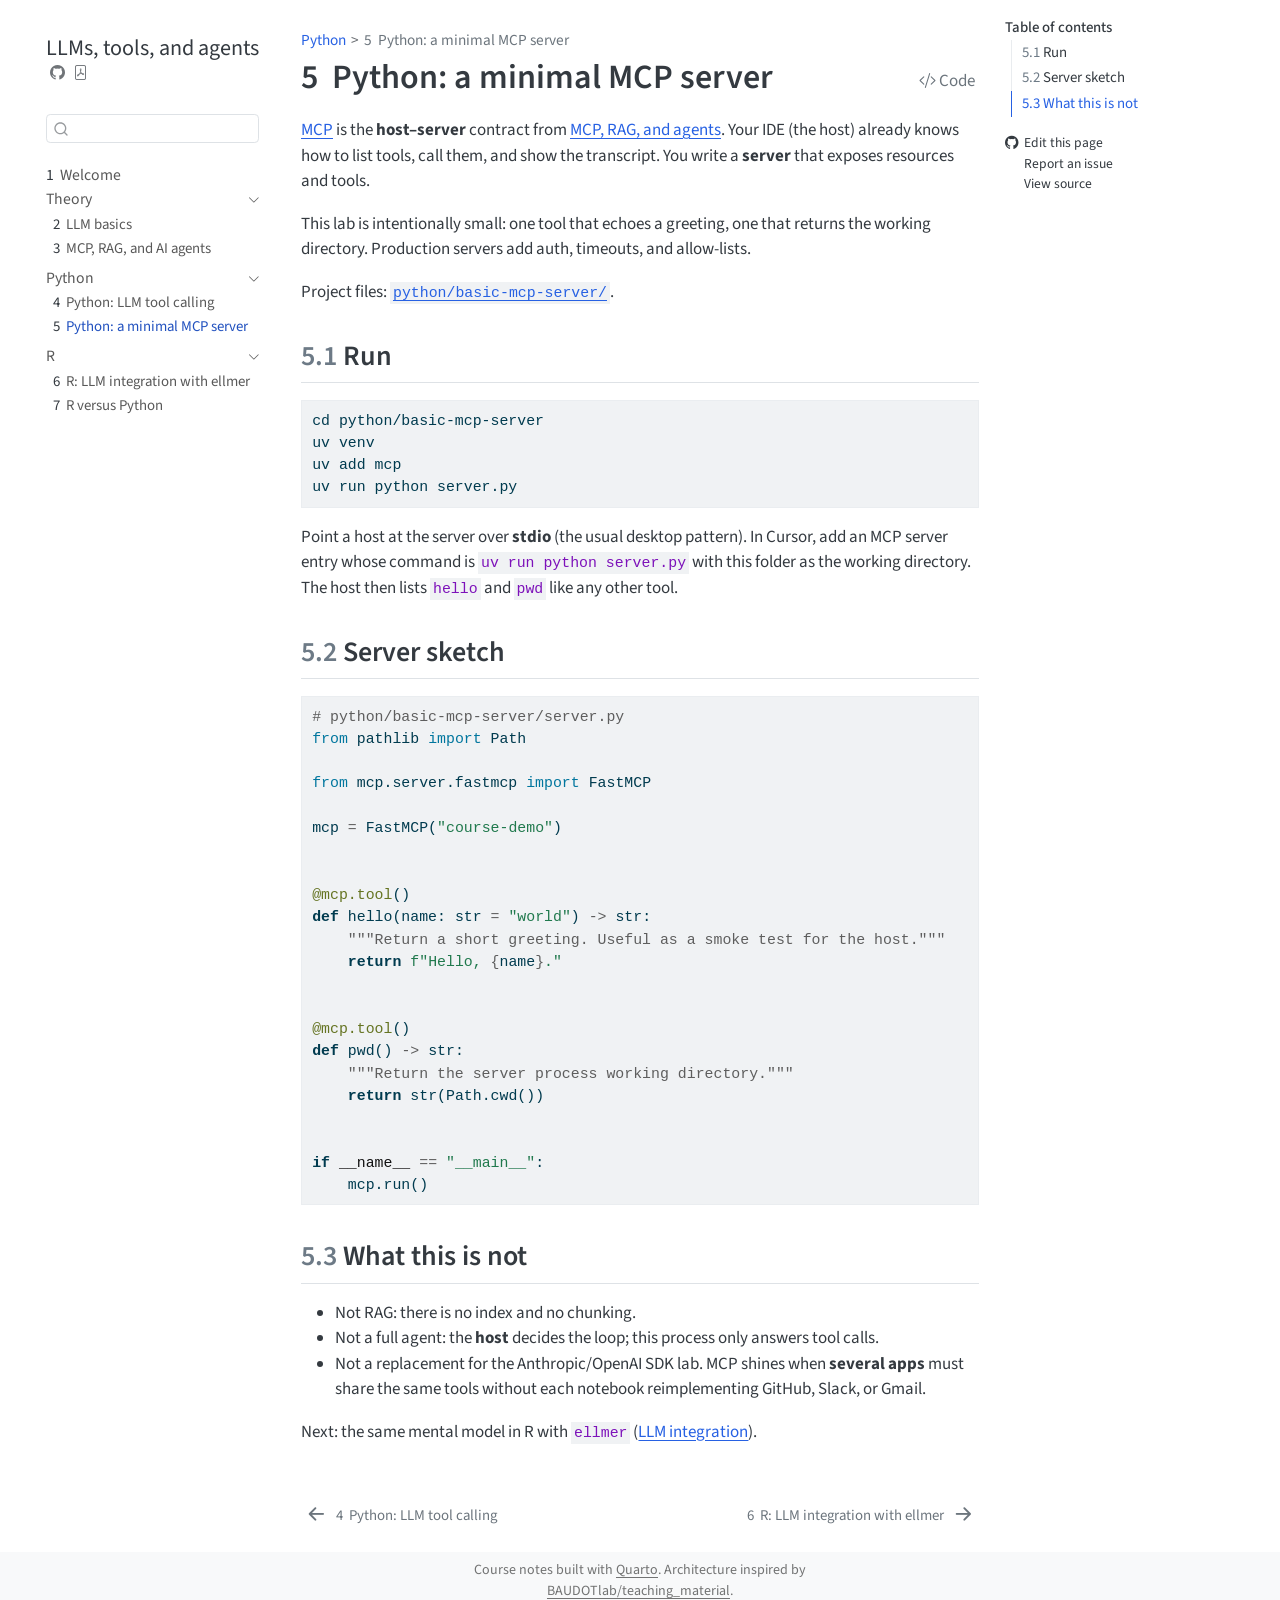
<file: python/basic-mcp-server.html>
<!DOCTYPE html>
<html xmlns="http://www.w3.org/1999/xhtml" lang="en-GB" xml:lang="en-GB"><head>

<meta charset="utf-8">
<meta name="generator" content="quarto-1.10.18">

<meta name="viewport" content="width=device-width, initial-scale=1.0, user-scalable=yes">

<meta name="description" content="A short course: how large language models work, how RAG, MCP and agents differ, then practical implementation in R (ellmer) and Python.">

<title>5&nbsp; Python: a minimal MCP server – LLMs, tools, and agents</title>
<style>
/* Default styles provided by pandoc.
** See https://pandoc.org/MANUAL.html#variables-for-html for config info.
*/
span.smallcaps{font-variant: small-caps;}
div.columns{display: flex; gap: 1.5em;}
div.column{flex: auto;}
@media screen {
div.columns{gap: min(4vw, 1.5em);}
div.column{overflow-x: auto;}
}
div.hanging-indent{margin-left: 1.5em; text-indent: -1.5em;}
ul.task-list{list-style: none;}
ul.task-list li input[type="checkbox"] {
  width: 0.8em;
  margin: 0 0.8em 0.2em -1em; /* quarto-specific, see https://github.com/quarto-dev/quarto-cli/issues/4556 */ 
  vertical-align: middle;
}
/* CSS for syntax highlighting */
html { -webkit-text-size-adjust: 100%; }
pre > code.sourceCode { white-space: pre; position: relative; }
pre > code.sourceCode > span { display: inline-block; line-height: 1.25; }
pre > code.sourceCode > span:empty { height: 1.2em; }
.sourceCode { overflow: visible; }
code.sourceCode > span { color: inherit; text-decoration: inherit; }
div.sourceCode { margin: 1em 0; }
pre.sourceCode { margin: 0; }
@media screen {
div.sourceCode { overflow: auto; }
}
@media print {
pre > code.sourceCode { white-space: pre-wrap; }
pre > code.sourceCode > span { text-indent: -5em; padding-left: 5em; }
}
pre.numberSource code
  { counter-reset: source-line 0; }
pre.numberSource code > span
  { position: relative; left: -4em; counter-increment: source-line; }
pre.numberSource code > span > a:first-child::before
  { content: counter(source-line);
    position: relative; left: -1em; text-align: right; vertical-align: baseline;
    border: none; display: inline-block;
    -webkit-touch-callout: none; -webkit-user-select: none;
    -khtml-user-select: none; -moz-user-select: none;
    -ms-user-select: none; user-select: none;
    padding: 0 4px; width: 4em;
  }
pre.numberSource { margin-left: 3em;  padding-left: 4px; }
div.sourceCode
  {   }
@media screen {
pre > code.sourceCode > span > a:first-child::before { text-decoration: underline; }
}
</style>


<script src="../site_libs/quarto-nav/quarto-nav.js"></script>
<script src="../site_libs/quarto-nav/headroom.min.js"></script>
<script src="../site_libs/clipboard/clipboard.min.js"></script>
<script src="../site_libs/quarto-search/autocomplete.umd.js"></script>
<script src="../site_libs/quarto-search/fuse.min.js"></script>
<script src="../site_libs/quarto-search/quarto-search.js"></script>
<meta name="quarto:offset" content="../">
<link href="../R/llm-integration.html" rel="next">
<link href="../python/llm-tool-calling.html" rel="prev">
<script src="../site_libs/quarto-html/quarto.js" type="module"></script>
<script src="../site_libs/quarto-html/tabsets/tabsets.js" type="module"></script>
<script src="../site_libs/quarto-html/popper.min.js"></script>
<script src="../site_libs/quarto-html/tippy.umd.min.js"></script>
<script src="../site_libs/quarto-html/anchor.min.js"></script>
<link href="../site_libs/quarto-html/tippy.css" rel="stylesheet">
<link href="../site_libs/quarto-html/quarto-syntax-highlighting-64a204ab8560d761af7679ceaba22944.css" rel="stylesheet" id="quarto-text-highlighting-styles">
<script src="../site_libs/bootstrap/bootstrap.min.js"></script>
<link href="../site_libs/bootstrap/bootstrap-icons.css" rel="stylesheet">
<link href="../site_libs/bootstrap/bootstrap-84ff5906280e30c3b6b63803d4a3cc9e.min.css" rel="stylesheet" append-hash="true" id="quarto-bootstrap" data-mode="light">
<script id="quarto-search-options" type="application/json">{
  "location": "sidebar",
  "copy-button": false,
  "collapse-after": 3,
  "panel-placement": "start",
  "type": "textbox",
  "limit": 50,
  "keyboard-shortcut": [
    "f",
    "/",
    "s"
  ],
  "show-item-context": false,
  "language": {
    "search-no-results-text": "No results",
    "search-matching-documents-text": "matching documents",
    "search-copy-link-title": "Copy link to search",
    "search-hide-matches-text": "Hide additional matches",
    "search-more-match-text": "more match in this document",
    "search-more-matches-text": "more matches in this document",
    "search-clear-button-title": "Clear",
    "search-text-placeholder": "",
    "search-detached-cancel-button-title": "Cancel",
    "search-submit-button-title": "Submit",
    "search-label": "Search"
  }
}</script>
<style>html{ scroll-behavior: smooth; }</style>


<meta property="og:title" content="5&nbsp; Python: a minimal MCP server – LLMs, tools, and agents">
<meta property="og:description" content="A short course: how large language models work, how RAG, MCP and agents differ, then practical implementation in R (ellmer) and Python.">
<meta property="og:site_name" content="LLMs, tools, and agents">
</head>

<body class="nav-sidebar floating quarto-light">

<div id="quarto-search-results"></div>
  <header id="quarto-header" class="headroom fixed-top">
  <nav class="quarto-secondary-nav">
    <div class="container-fluid d-flex">
      <button type="button" class="quarto-btn-toggle btn" data-bs-toggle="collapse" role="button" data-bs-target=".quarto-sidebar-collapse-item" aria-controls="quarto-sidebar" aria-expanded="false" aria-label="Toggle sidebar navigation" onclick="if (window.quartoToggleHeadroom) { window.quartoToggleHeadroom(); }">
        <i class="bi bi-layout-text-sidebar-reverse"></i>
      </button>
        <nav class="quarto-page-breadcrumbs" aria-label="breadcrumb"><ol class="breadcrumb"><li class="breadcrumb-item"><a href="../python/llm-tool-calling.html">Python</a></li><li class="breadcrumb-item"><a href="../python/basic-mcp-server.html"><span class="chapter-number">5</span>&nbsp; <span class="chapter-title">Python: a minimal MCP server</span></a></li></ol></nav>
        <a class="flex-grow-1" role="navigation" data-bs-toggle="collapse" data-bs-target=".quarto-sidebar-collapse-item" aria-controls="quarto-sidebar" aria-expanded="false" aria-label="Toggle sidebar navigation" onclick="if (window.quartoToggleHeadroom) { window.quartoToggleHeadroom(); }">      
        </a>
      <button type="button" class="btn quarto-search-button" aria-label="Search" onclick="window.quartoOpenSearch();">
        <i class="bi bi-search"></i>
      </button>
    </div>
  </nav>
</header>
<!-- content -->
<div id="quarto-content" class="quarto-container page-columns page-rows-contents page-layout-full">
<!-- sidebar -->
  <nav id="quarto-sidebar" class="sidebar collapse collapse-horizontal quarto-sidebar-collapse-item sidebar-navigation floating overflow-auto">
    <div class="pt-lg-2 mt-2 text-left sidebar-header">
    <div class="sidebar-title mb-0 py-0">
      <a href="../">LLMs, tools, and agents</a> 
        <div class="sidebar-tools-main">
    <a href="https://github.com/bastienchassagnol/Rag-llm-playground" title="Source Code" class="quarto-navigation-tool px-1" aria-label="Source Code"><i class="bi bi-github"></i></a>
    <a href="../llm-course.pdf" title="Download PDF" class="quarto-navigation-tool px-1" aria-label="Download PDF"><i class="bi bi-file-pdf"></i></a>
</div>
    </div>
      </div>
        <div class="mt-2 flex-shrink-0 align-items-center">
        <div class="sidebar-search">
        <div id="quarto-search" class="" title="Search"></div>
        </div>
        </div>
    <div class="sidebar-menu-container"> 
    <ul class="list-unstyled mt-1">
        <li class="sidebar-item">
  <div class="sidebar-item-container"> 
  <a href="../index.html" class="sidebar-item-text sidebar-link">
 <span class="menu-text"><span class="chapter-number">1</span>&nbsp; <span class="chapter-title">Welcome</span></span></a>
  </div>
</li>
        <li class="sidebar-item sidebar-item-section">
      <div class="sidebar-item-container"> 
            <a class="sidebar-item-text sidebar-link text-start" data-bs-toggle="collapse" data-bs-target="#quarto-sidebar-section-1" role="navigation" aria-expanded="true">
 <span class="menu-text">Theory</span></a>
          <a class="sidebar-item-toggle text-start" data-bs-toggle="collapse" data-bs-target="#quarto-sidebar-section-1" role="navigation" aria-expanded="true" aria-label="Toggle section">
            <i class="bi bi-chevron-right ms-2"></i>
          </a> 
      </div>
      <ul id="quarto-sidebar-section-1" class="collapse list-unstyled sidebar-section depth1 show">  
          <li class="sidebar-item">
  <div class="sidebar-item-container"> 
  <a href="../theory/llm-basics.html" class="sidebar-item-text sidebar-link">
 <span class="menu-text"><span class="chapter-number">2</span>&nbsp; <span class="chapter-title">LLM basics</span></span></a>
  </div>
</li>
          <li class="sidebar-item">
  <div class="sidebar-item-container"> 
  <a href="../theory/tools-vs-agents.html" class="sidebar-item-text sidebar-link">
 <span class="menu-text"><span class="chapter-number">3</span>&nbsp; <span class="chapter-title">MCP, RAG, and AI agents</span></span></a>
  </div>
</li>
      </ul>
  </li>
        <li class="sidebar-item sidebar-item-section">
      <div class="sidebar-item-container"> 
            <a class="sidebar-item-text sidebar-link text-start" data-bs-toggle="collapse" data-bs-target="#quarto-sidebar-section-2" role="navigation" aria-expanded="true">
 <span class="menu-text">Python</span></a>
          <a class="sidebar-item-toggle text-start" data-bs-toggle="collapse" data-bs-target="#quarto-sidebar-section-2" role="navigation" aria-expanded="true" aria-label="Toggle section">
            <i class="bi bi-chevron-right ms-2"></i>
          </a> 
      </div>
      <ul id="quarto-sidebar-section-2" class="collapse list-unstyled sidebar-section depth1 show">  
          <li class="sidebar-item">
  <div class="sidebar-item-container"> 
  <a href="../python/llm-tool-calling.html" class="sidebar-item-text sidebar-link">
 <span class="menu-text"><span class="chapter-number">4</span>&nbsp; <span class="chapter-title">Python: LLM tool calling</span></span></a>
  </div>
</li>
          <li class="sidebar-item">
  <div class="sidebar-item-container"> 
  <a href="../python/basic-mcp-server.html" class="sidebar-item-text sidebar-link active">
 <span class="menu-text"><span class="chapter-number">5</span>&nbsp; <span class="chapter-title">Python: a minimal MCP server</span></span></a>
  </div>
</li>
      </ul>
  </li>
        <li class="sidebar-item sidebar-item-section">
      <div class="sidebar-item-container"> 
            <a class="sidebar-item-text sidebar-link text-start" data-bs-toggle="collapse" data-bs-target="#quarto-sidebar-section-3" role="navigation" aria-expanded="true">
 <span class="menu-text">R</span></a>
          <a class="sidebar-item-toggle text-start" data-bs-toggle="collapse" data-bs-target="#quarto-sidebar-section-3" role="navigation" aria-expanded="true" aria-label="Toggle section">
            <i class="bi bi-chevron-right ms-2"></i>
          </a> 
      </div>
      <ul id="quarto-sidebar-section-3" class="collapse list-unstyled sidebar-section depth1 show">  
          <li class="sidebar-item">
  <div class="sidebar-item-container"> 
  <a href="../R/llm-integration.html" class="sidebar-item-text sidebar-link">
 <span class="menu-text"><span class="chapter-number">6</span>&nbsp; <span class="chapter-title">R: LLM integration with ellmer</span></span></a>
  </div>
</li>
          <li class="sidebar-item">
  <div class="sidebar-item-container"> 
  <a href="../R/r-vs-python.html" class="sidebar-item-text sidebar-link">
 <span class="menu-text"><span class="chapter-number">7</span>&nbsp; <span class="chapter-title">R versus Python</span></span></a>
  </div>
</li>
      </ul>
  </li>
    </ul>
    </div>
</nav>
<div id="quarto-sidebar-glass" class="quarto-sidebar-collapse-item" data-bs-toggle="collapse" data-bs-target=".quarto-sidebar-collapse-item"></div>
<!-- margin-sidebar -->
    <div id="quarto-margin-sidebar" class="sidebar margin-sidebar">
        <nav id="TOC" role="doc-toc" class="toc-active">
    <h2 id="toc-title">Table of contents</h2>
   
  <ul>
  <li><a href="#sec-mcp-run" id="toc-sec-mcp-run" class="nav-link active" data-scroll-target="#sec-mcp-run"><span class="header-section-number">5.1</span> Run</a></li>
  <li><a href="#sec-mcp-server" id="toc-sec-mcp-server" class="nav-link" data-scroll-target="#sec-mcp-server"><span class="header-section-number">5.2</span> Server sketch</a></li>
  <li><a href="#sec-mcp-not" id="toc-sec-mcp-not" class="nav-link" data-scroll-target="#sec-mcp-not"><span class="header-section-number">5.3</span> What this is not</a></li>
  </ul>
<div class="toc-actions"><ul><li><a href="https://github.com/bastienchassagnol/Rag-llm-playground/edit/main/python/basic-mcp-server.qmd" class="toc-action"><i class="bi bi-github"></i>Edit this page</a></li><li><a href="https://github.com/bastienchassagnol/Rag-llm-playground/issues/new" class="toc-action"><i class="bi empty"></i>Report an issue</a></li><li><a href="https://github.com/bastienchassagnol/Rag-llm-playground/blob/main/python/basic-mcp-server.qmd" class="toc-action"><i class="bi empty"></i>View source</a></li></ul></div></nav>
    </div>
<!-- main -->
<main class="content column-body" id="quarto-document-content">

<header id="title-block-header" class="quarto-title-block default"><nav class="quarto-page-breadcrumbs quarto-title-breadcrumbs d-none d-lg-block" aria-label="breadcrumb"><ol class="breadcrumb"><li class="breadcrumb-item"><a href="../python/llm-tool-calling.html">Python</a></li><li class="breadcrumb-item"><a href="../python/basic-mcp-server.html"><span class="chapter-number">5</span>&nbsp; <span class="chapter-title">Python: a minimal MCP server</span></a></li></ol></nav>
<div class="quarto-title">
<div class="quarto-title-block"><div><h1 class="title"><span class="chapter-number">5</span>&nbsp; <span class="chapter-title">Python: a minimal MCP server</span></h1><button type="button" class="btn code-tools-button" id="quarto-code-tools-source"><i class="bi"></i> Code</button></div></div>
</div>



<div class="quarto-title-meta column-body">

    
  
    
  </div>
  


</header>


<p><a href="https://modelcontextprotocol.io/">MCP</a> is the <strong>host–server</strong> contract from <a href="../theory/tools-vs-agents.html">MCP, RAG, and agents</a>. Your IDE (the host) already knows how to list tools, call them, and show the transcript. You write a <strong>server</strong> that exposes resources and tools.</p>
<p>This lab is intentionally small: one tool that echoes a greeting, one that returns the working directory. Production servers add auth, timeouts, and allow-lists.</p>
<p>Project files: <a href="basic-mcp-server/"><code>python/basic-mcp-server/</code></a>.</p>
<section id="sec-mcp-run" class="level2" data-number="5.1">
<h2 data-number="5.1" class="anchored" data-anchor-id="sec-mcp-run"><span class="header-section-number">5.1</span> Run</h2>
<div class="code-copy-outer-scaffold"><div class="sourceCode" id="cb1"><pre class="sourceCode bash code-with-copy"><code class="sourceCode bash"><span id="cb1-1"><a href="#cb1-1" aria-hidden="true" tabindex="-1"></a><span class="bu">cd</span> python/basic-mcp-server</span>
<span id="cb1-2"><a href="#cb1-2" aria-hidden="true" tabindex="-1"></a><span class="ex">uv</span> venv</span>
<span id="cb1-3"><a href="#cb1-3" aria-hidden="true" tabindex="-1"></a><span class="ex">uv</span> add mcp</span>
<span id="cb1-4"><a href="#cb1-4" aria-hidden="true" tabindex="-1"></a><span class="ex">uv</span> run python server.py</span></code></pre></div><button title="Copy to Clipboard" class="code-copy-button"><i class="bi"></i></button></div>
<p>Point a host at the server over <strong>stdio</strong> (the usual desktop pattern). In Cursor, add an MCP server entry whose command is <code>uv run python server.py</code> with this folder as the working directory. The host then lists <code>hello</code> and <code>pwd</code> like any other tool.</p>
</section>
<section id="sec-mcp-server" class="level2" data-number="5.2">
<h2 data-number="5.2" class="anchored" data-anchor-id="sec-mcp-server"><span class="header-section-number">5.2</span> Server sketch</h2>
<div class="code-copy-outer-scaffold"><div class="sourceCode" id="cb2"><pre class="sourceCode python code-with-copy"><code class="sourceCode python"><span id="cb2-1"><a href="#cb2-1" aria-hidden="true" tabindex="-1"></a><span class="co"># python/basic-mcp-server/server.py</span></span>
<span id="cb2-2"><a href="#cb2-2" aria-hidden="true" tabindex="-1"></a><span class="im">from</span> pathlib <span class="im">import</span> Path</span>
<span id="cb2-3"><a href="#cb2-3" aria-hidden="true" tabindex="-1"></a></span>
<span id="cb2-4"><a href="#cb2-4" aria-hidden="true" tabindex="-1"></a><span class="im">from</span> mcp.server.fastmcp <span class="im">import</span> FastMCP</span>
<span id="cb2-5"><a href="#cb2-5" aria-hidden="true" tabindex="-1"></a></span>
<span id="cb2-6"><a href="#cb2-6" aria-hidden="true" tabindex="-1"></a>mcp <span class="op">=</span> FastMCP(<span class="st">"course-demo"</span>)</span>
<span id="cb2-7"><a href="#cb2-7" aria-hidden="true" tabindex="-1"></a></span>
<span id="cb2-8"><a href="#cb2-8" aria-hidden="true" tabindex="-1"></a></span>
<span id="cb2-9"><a href="#cb2-9" aria-hidden="true" tabindex="-1"></a><span class="at">@mcp.tool</span>()</span>
<span id="cb2-10"><a href="#cb2-10" aria-hidden="true" tabindex="-1"></a><span class="kw">def</span> hello(name: <span class="bu">str</span> <span class="op">=</span> <span class="st">"world"</span>) <span class="op">-&gt;</span> <span class="bu">str</span>:</span>
<span id="cb2-11"><a href="#cb2-11" aria-hidden="true" tabindex="-1"></a>    <span class="co">"""Return a short greeting. Useful as a smoke test for the host."""</span></span>
<span id="cb2-12"><a href="#cb2-12" aria-hidden="true" tabindex="-1"></a>    <span class="cf">return</span> <span class="ss">f"Hello, </span><span class="sc">{</span>name<span class="sc">}</span><span class="ss">."</span></span>
<span id="cb2-13"><a href="#cb2-13" aria-hidden="true" tabindex="-1"></a></span>
<span id="cb2-14"><a href="#cb2-14" aria-hidden="true" tabindex="-1"></a></span>
<span id="cb2-15"><a href="#cb2-15" aria-hidden="true" tabindex="-1"></a><span class="at">@mcp.tool</span>()</span>
<span id="cb2-16"><a href="#cb2-16" aria-hidden="true" tabindex="-1"></a><span class="kw">def</span> pwd() <span class="op">-&gt;</span> <span class="bu">str</span>:</span>
<span id="cb2-17"><a href="#cb2-17" aria-hidden="true" tabindex="-1"></a>    <span class="co">"""Return the server process working directory."""</span></span>
<span id="cb2-18"><a href="#cb2-18" aria-hidden="true" tabindex="-1"></a>    <span class="cf">return</span> <span class="bu">str</span>(Path.cwd())</span>
<span id="cb2-19"><a href="#cb2-19" aria-hidden="true" tabindex="-1"></a></span>
<span id="cb2-20"><a href="#cb2-20" aria-hidden="true" tabindex="-1"></a></span>
<span id="cb2-21"><a href="#cb2-21" aria-hidden="true" tabindex="-1"></a><span class="cf">if</span> <span class="va">__name__</span> <span class="op">==</span> <span class="st">"__main__"</span>:</span>
<span id="cb2-22"><a href="#cb2-22" aria-hidden="true" tabindex="-1"></a>    mcp.run()</span></code></pre></div><button title="Copy to Clipboard" class="code-copy-button"><i class="bi"></i></button></div>
</section>
<section id="sec-mcp-not" class="level2" data-number="5.3">
<h2 data-number="5.3" class="anchored" data-anchor-id="sec-mcp-not"><span class="header-section-number">5.3</span> What this is not</h2>
<ul>
<li>Not RAG: there is no index and no chunking.</li>
<li>Not a full agent: the <strong>host</strong> decides the loop; this process only answers tool calls.</li>
<li>Not a replacement for the Anthropic/OpenAI SDK lab. MCP shines when <strong>several apps</strong> must share the same tools without each notebook reimplementing GitHub, Slack, or Gmail.</li>
</ul>
<p>Next: the same mental model in R with <code>ellmer</code> (<a href="../R/llm-integration.html">LLM integration</a>).</p>


<!-- -->

</section>

</main> <!-- /main -->
<script id="quarto-html-after-body" type="application/javascript">
  window.document.addEventListener("DOMContentLoaded", function (event) {
    const icon = "";
    const anchorJS = new window.AnchorJS();
    anchorJS.options = {
      placement: 'right',
      icon: icon
    };
    anchorJS.add('.anchored');
    const isCodeAnnotation = (el) => {
      for (const clz of el.classList) {
        if (clz.startsWith('code-annotation-')) {                     
          return true;
        }
      }
      return false;
    }
    const onCopySuccess = function(e) {
      // button target
      const button = e.trigger;
      // don't keep focus
      button.blur();
      // flash "checked"
      button.classList.add('code-copy-button-checked');
      var currentTitle = button.getAttribute("title");
      button.setAttribute("title", "Copied!");
      let tooltip;
      if (window.bootstrap) {
        button.setAttribute("data-bs-toggle", "tooltip");
        button.setAttribute("data-bs-placement", "left");
        button.setAttribute("data-bs-title", "Copied!");
        tooltip = new bootstrap.Tooltip(button, 
          { trigger: "manual", 
            customClass: "code-copy-button-tooltip",
            offset: [0, -8]});
        tooltip.show();    
      }
      setTimeout(function() {
        if (tooltip) {
          tooltip.hide();
          button.removeAttribute("data-bs-title");
          button.removeAttribute("data-bs-toggle");
          button.removeAttribute("data-bs-placement");
        }
        button.setAttribute("title", currentTitle);
        button.classList.remove('code-copy-button-checked');
      }, 1000);
      // clear code selection
      e.clearSelection();
    }
    const getTextToCopy = function(trigger) {
      const outerScaffold = trigger.parentElement.cloneNode(true);
      const codeEl = outerScaffold.querySelector('code');
      for (const childEl of codeEl.children) {
        if (isCodeAnnotation(childEl)) {
          childEl.remove();
        }
      }
      return codeEl.innerText;
    }
    const clipboard = new window.ClipboardJS('.code-copy-button:not([data-in-quarto-modal])', {
      text: getTextToCopy
    });
    clipboard.on('success', onCopySuccess);
    if (window.document.getElementById('quarto-embedded-source-code-modal')) {
      const clipboardModal = new window.ClipboardJS('.code-copy-button[data-in-quarto-modal]', {
        text: getTextToCopy,
        container: window.document.getElementById('quarto-embedded-source-code-modal')
      });
      clipboardModal.on('success', onCopySuccess);
    }
    const viewSource = window.document.getElementById('quarto-view-source') ||
                       window.document.getElementById('quarto-code-tools-source');
    if (viewSource) {
      const sourceUrl = viewSource.getAttribute("data-quarto-source-url");
      viewSource.addEventListener("click", function(e) {
        if (sourceUrl) {
          // rstudio viewer pane
          if (/\bcapabilities=\b/.test(window.location)) {
            window.open(sourceUrl);
          } else {
            window.location.href = sourceUrl;
          }
        } else {
          const modal = new bootstrap.Modal(document.getElementById('quarto-embedded-source-code-modal'));
          modal.show();
        }
        return false;
      });
    }
    function toggleCodeHandler(show) {
      return function(e) {
        const cellDetails = window.document.querySelectorAll(".cell details.code-fold");
        for (let i=0; i<cellDetails.length; i++) {
          const details = cellDetails[i];
          if (show) {
            details.open = true;
          } else {
            details.removeAttribute("open");
          }
        }
        const cellCodeDivs = window.document.querySelectorAll(".cell div.sourceCode.cell-code");
        const fromCls = show ? "hidden" : "unhidden";
        const toCls = show ? "unhidden" : "hidden";
        for (let i=0; i<cellCodeDivs.length; i++) {
          const codeDiv = cellCodeDivs[i];
          if (codeDiv.classList.contains(fromCls)) {
            codeDiv.classList.remove(fromCls);
            codeDiv.classList.add(toCls);
          } 
        }
        return false;
      }
    }
    const hideAllCode = window.document.getElementById("quarto-hide-all-code");
    if (hideAllCode) {
      hideAllCode.addEventListener("click", toggleCodeHandler(false));
    }
    const showAllCode = window.document.getElementById("quarto-show-all-code");
    if (showAllCode) {
      showAllCode.addEventListener("click", toggleCodeHandler(true));
    }
      var localhostRegex = new RegExp(/^(?:http|https):\/\/localhost\:?[0-9]*\//);
      var mailtoRegex = new RegExp(/^mailto:/);
        var filterRegex = new RegExp("https:\/\/bastienchassagnol\.github\.io\/Rag-llm-playground\/");
      var isInternal = (href) => {
          return filterRegex.test(href) || localhostRegex.test(href) || mailtoRegex.test(href);
      }
      // Inspect non-navigation links and adorn them if external
     var links = window.document.querySelectorAll('a[href]:not(.nav-link):not(.navbar-brand):not(.toc-action):not(.sidebar-link):not(.sidebar-item-toggle):not(.pagination-link):not(.no-external):not([aria-hidden]):not(.dropdown-item):not(.quarto-navigation-tool):not(.about-link)');
      for (var i=0; i<links.length; i++) {
        const link = links[i];
        if (!isInternal(link.href)) {
          // undo the damage that might have been done by quarto-nav.js in the case of
          // links that we want to consider external
          if (link.dataset.originalHref !== undefined) {
            link.href = link.dataset.originalHref;
          }
        }
      }
    function tippyHover(el, contentFn, onTriggerFn, onUntriggerFn) {
      const config = {
        allowHTML: true,
        maxWidth: 500,
        delay: 100,
        arrow: false,
        appendTo: function(el) {
            return el.parentElement;
        },
        interactive: true,
        interactiveBorder: 10,
        theme: 'quarto',
        placement: 'bottom-start',
      };
      if (contentFn) {
        config.content = contentFn;
      }
      if (onTriggerFn) {
        config.onTrigger = onTriggerFn;
      }
      if (onUntriggerFn) {
        config.onUntrigger = onUntriggerFn;
      }
      window.tippy(el, config); 
    }
    const noterefs = window.document.querySelectorAll('a[role="doc-noteref"]');
    for (var i=0; i<noterefs.length; i++) {
      const ref = noterefs[i];
      tippyHover(ref, function() {
        // use id or data attribute instead here
        let href = ref.getAttribute('data-footnote-href') || ref.getAttribute('href');
        try { href = new URL(href).hash; } catch {}
        const id = href.replace(/^#\/?/, "");
        const note = window.document.getElementById(id);
        if (note) {
          return note.innerHTML;
        } else {
          return "";
        }
      });
    }
    const xrefs = window.document.querySelectorAll('a.quarto-xref');
    const processXRef = (id, note) => {
      // Strip column container classes
      const stripColumnClz = (el) => {
        el.classList.remove("page-full", "page-columns");
        if (el.children) {
          for (const child of el.children) {
            stripColumnClz(child);
          }
        }
      }
      stripColumnClz(note)
      if (id === null || id.startsWith('sec-')) {
        // Special case sections, only their first couple elements
        const container = document.createElement("div");
        if (note.children && note.children.length > 2) {
          container.appendChild(note.children[0].cloneNode(true));
          for (let i = 1; i < note.children.length; i++) {
            const child = note.children[i];
            if (child.tagName === "P" && child.innerText === "") {
              continue;
            } else {
              container.appendChild(child.cloneNode(true));
              break;
            }
          }
          if (window.Quarto?.typesetMath) {
            window.Quarto.typesetMath(container);
          }
          return container.innerHTML
        } else {
          if (window.Quarto?.typesetMath) {
            window.Quarto.typesetMath(note);
          }
          return note.innerHTML;
        }
      } else {
        // Remove any anchor links if they are present
        const anchorLink = note.querySelector('a.anchorjs-link');
        if (anchorLink) {
          anchorLink.remove();
        }
        if (window.Quarto?.typesetMath) {
          window.Quarto.typesetMath(note);
        }
        if (note.classList.contains("callout")) {
          return note.outerHTML;
        } else {
          return note.innerHTML;
        }
      }
    }
    for (var i=0; i<xrefs.length; i++) {
      const xref = xrefs[i];
      tippyHover(xref, undefined, function(instance) {
        instance.disable();
        let url = xref.getAttribute('href');
        let hash = undefined; 
        if (url.startsWith('#')) {
          hash = url;
        } else {
          try { hash = new URL(url).hash; } catch {}
        }
        if (hash) {
          const id = hash.replace(/^#\/?/, "");
          const note = window.document.getElementById(id);
          if (note !== null) {
            try {
              const html = processXRef(id, note.cloneNode(true));
              instance.setContent(html);
            } finally {
              instance.enable();
              instance.show();
            }
          } else {
            // See if we can fetch this
            fetch(url.split('#')[0])
            .then(res => res.text())
            .then(html => {
              const parser = new DOMParser();
              const htmlDoc = parser.parseFromString(html, "text/html");
              const note = htmlDoc.getElementById(id);
              if (note !== null) {
                const html = processXRef(id, note);
                instance.setContent(html);
              } 
            }).finally(() => {
              instance.enable();
              instance.show();
            });
          }
        } else {
          // See if we can fetch a full url (with no hash to target)
          // This is a special case and we should probably do some content thinning / targeting
          fetch(url)
          .then(res => res.text())
          .then(html => {
            const parser = new DOMParser();
            const htmlDoc = parser.parseFromString(html, "text/html");
            const note = htmlDoc.querySelector('main.content');
            if (note !== null) {
              // This should only happen for chapter cross references
              // (since there is no id in the URL)
              // remove the first header
              if (note.children.length > 0 && note.children[0].tagName === "HEADER") {
                note.children[0].remove();
              }
              const html = processXRef(null, note);
              instance.setContent(html);
            } 
          }).finally(() => {
            instance.enable();
            instance.show();
          });
        }
      }, function(instance) {
      });
    }
        let selectedAnnoteEl;
        const selectorForAnnotation = ( cell, annotation) => {
          let cellAttr = 'data-code-cell="' + cell + '"';
          let lineAttr = 'data-code-annotation="' +  annotation + '"';
          const selector = 'span[' + cellAttr + '][' + lineAttr + ']';
          return selector;
        }
        const selectCodeLines = (annoteEl) => {
          const doc = window.document;
          const targetCell = annoteEl.getAttribute("data-target-cell");
          const targetAnnotation = annoteEl.getAttribute("data-target-annotation");
          const annoteSpan = window.document.querySelector(selectorForAnnotation(targetCell, targetAnnotation));
          const lines = annoteSpan.getAttribute("data-code-lines").split(",");
          const lineIds = lines.map((line) => {
            return targetCell + "-" + line;
          })
          let top = null;
          let height = null;
          let parent = null;
          if (lineIds.length > 0) {
              //compute the position of the single el (top and bottom and make a div)
              const el = window.document.getElementById(lineIds[0]);
              top = el.offsetTop;
              height = el.offsetHeight;
              parent = el.parentElement.parentElement;
            if (lineIds.length > 1) {
              const lastEl = window.document.getElementById(lineIds[lineIds.length - 1]);
              const bottom = lastEl.offsetTop + lastEl.offsetHeight;
              height = bottom - top;
            }
            if (top !== null && height !== null && parent !== null) {
              // cook up a div (if necessary) and position it 
              let div = window.document.getElementById("code-annotation-line-highlight");
              if (div === null) {
                div = window.document.createElement("div");
                div.setAttribute("id", "code-annotation-line-highlight");
                div.style.position = 'absolute';
                parent.appendChild(div);
              }
              div.style.top = top - 2 + "px";
              div.style.height = height + 4 + "px";
              div.style.left = 0;
              let gutterDiv = window.document.getElementById("code-annotation-line-highlight-gutter");
              if (gutterDiv === null) {
                gutterDiv = window.document.createElement("div");
                gutterDiv.setAttribute("id", "code-annotation-line-highlight-gutter");
                gutterDiv.style.position = 'absolute';
                const codeCell = window.document.getElementById(targetCell);
                const gutter = codeCell.querySelector('.code-annotation-gutter');
                gutter.appendChild(gutterDiv);
              }
              gutterDiv.style.top = top - 2 + "px";
              gutterDiv.style.height = height + 4 + "px";
            }
            selectedAnnoteEl = annoteEl;
          }
        };
        const unselectCodeLines = () => {
          const elementsIds = ["code-annotation-line-highlight", "code-annotation-line-highlight-gutter"];
          elementsIds.forEach((elId) => {
            const div = window.document.getElementById(elId);
            if (div) {
              div.remove();
            }
          });
          selectedAnnoteEl = undefined;
        };
          // Handle positioning of the toggle
      window.addEventListener(
        "resize",
        throttle(() => {
          elRect = undefined;
          if (selectedAnnoteEl) {
            selectCodeLines(selectedAnnoteEl);
          }
        }, 10)
      );
      function throttle(fn, ms) {
      let throttle = false;
      let timer;
        return (...args) => {
          if(!throttle) { // first call gets through
              fn.apply(this, args);
              throttle = true;
          } else { // all the others get throttled
              if(timer) clearTimeout(timer); // cancel #2
              timer = setTimeout(() => {
                fn.apply(this, args);
                timer = throttle = false;
              }, ms);
          }
        };
      }
        // Attach click handler to the DT
        const annoteDls = window.document.querySelectorAll('dt[data-target-cell]');
        for (const annoteDlNode of annoteDls) {
          annoteDlNode.addEventListener('click', (event) => {
            const clickedEl = event.target;
            if (clickedEl !== selectedAnnoteEl) {
              unselectCodeLines();
              const activeEl = window.document.querySelector('dt[data-target-cell].code-annotation-active');
              if (activeEl) {
                activeEl.classList.remove('code-annotation-active');
              }
              selectCodeLines(clickedEl);
              clickedEl.classList.add('code-annotation-active');
            } else {
              // Unselect the line
              unselectCodeLines();
              clickedEl.classList.remove('code-annotation-active');
            }
          });
        }
    const findCites = (el) => {
      const parentEl = el.parentElement;
      if (parentEl) {
        const cites = parentEl.dataset.cites;
        if (cites) {
          return {
            el,
            cites: cites.split(' ')
          };
        } else {
          return findCites(el.parentElement)
        }
      } else {
        return undefined;
      }
    };
    var bibliorefs = window.document.querySelectorAll('a[role="doc-biblioref"]');
    for (var i=0; i<bibliorefs.length; i++) {
      const ref = bibliorefs[i];
      const citeInfo = findCites(ref);
      if (citeInfo) {
        tippyHover(citeInfo.el, function() {
          var popup = window.document.createElement('div');
          citeInfo.cites.forEach(function(cite) {
            var citeDiv = window.document.createElement('div');
            citeDiv.classList.add('hanging-indent');
            citeDiv.classList.add('csl-entry');
            var biblioDiv = window.document.getElementById('ref-' + cite);
            if (biblioDiv) {
              citeDiv.innerHTML = biblioDiv.innerHTML;
            }
            popup.appendChild(citeDiv);
          });
          return popup.innerHTML;
        });
      }
    }
  });
  </script>
<nav class="page-navigation column-body">
  <div class="nav-page nav-page-previous">
      <a href="../python/llm-tool-calling.html" class="pagination-link" aria-label="Python: LLM tool calling">
        <i class="bi bi-arrow-left-short"></i> <span class="nav-page-text"><span class="chapter-number">4</span>&nbsp; <span class="chapter-title">Python: LLM tool calling</span></span>
      </a>          
  </div>
  <div class="nav-page nav-page-next">
      <a href="../R/llm-integration.html" class="pagination-link" aria-label="R: LLM integration with ellmer">
        <span class="nav-page-text"><span class="chapter-number">6</span>&nbsp; <span class="chapter-title">R: LLM integration with ellmer</span></span> <i class="bi bi-arrow-right-short"></i>
      </a>
  </div>
</nav><div class="modal fade" id="quarto-embedded-source-code-modal" tabindex="-1" aria-labelledby="quarto-embedded-source-code-modal-label" aria-hidden="true"><div class="modal-dialog modal-dialog-scrollable"><div class="modal-content"><div class="modal-header"><h5 class="modal-title" id="quarto-embedded-source-code-modal-label">Source Code</h5><button class="btn-close" data-bs-dismiss="modal"></button></div><div class="modal-body"><div class="">
<div class="code-copy-outer-scaffold"><div class="sourceCode" id="cb3" data-shortcodes="false"><pre class="sourceCode markdown code-with-copy"><code class="sourceCode markdown"><span id="cb3-1"><a href="#cb3-1" aria-hidden="true" tabindex="-1"></a><span class="co">---</span></span>
<span id="cb3-2"><a href="#cb3-2" aria-hidden="true" tabindex="-1"></a><span class="an">title:</span><span class="co"> "Python: a minimal MCP server"</span></span>
<span id="cb3-3"><a href="#cb3-3" aria-hidden="true" tabindex="-1"></a><span class="co">---</span></span>
<span id="cb3-4"><a href="#cb3-4" aria-hidden="true" tabindex="-1"></a></span>
<span id="cb3-5"><a href="#cb3-5" aria-hidden="true" tabindex="-1"></a><span class="co">[</span><span class="ot">MCP</span><span class="co">](https://modelcontextprotocol.io/)</span> is the **host–server**</span>
<span id="cb3-6"><a href="#cb3-6" aria-hidden="true" tabindex="-1"></a>contract from</span>
<span id="cb3-7"><a href="#cb3-7" aria-hidden="true" tabindex="-1"></a><span class="co">[</span><span class="ot">MCP, RAG, and agents</span><span class="co">](../theory/tools-vs-agents.qmd)</span>. Your IDE</span>
<span id="cb3-8"><a href="#cb3-8" aria-hidden="true" tabindex="-1"></a>(the host) already knows</span>
<span id="cb3-9"><a href="#cb3-9" aria-hidden="true" tabindex="-1"></a>how to list tools, call them, and show the transcript. You write a</span>
<span id="cb3-10"><a href="#cb3-10" aria-hidden="true" tabindex="-1"></a>**server** that exposes resources and tools.</span>
<span id="cb3-11"><a href="#cb3-11" aria-hidden="true" tabindex="-1"></a></span>
<span id="cb3-12"><a href="#cb3-12" aria-hidden="true" tabindex="-1"></a>This lab is intentionally small: one tool that echoes a greeting, one</span>
<span id="cb3-13"><a href="#cb3-13" aria-hidden="true" tabindex="-1"></a>that returns the working directory. Production servers add auth,</span>
<span id="cb3-14"><a href="#cb3-14" aria-hidden="true" tabindex="-1"></a>timeouts, and allow-lists.</span>
<span id="cb3-15"><a href="#cb3-15" aria-hidden="true" tabindex="-1"></a></span>
<span id="cb3-16"><a href="#cb3-16" aria-hidden="true" tabindex="-1"></a>Project files: <span class="co">[</span><span class="ot">`python/basic-mcp-server/`</span><span class="co">](basic-mcp-server/)</span>.</span>
<span id="cb3-17"><a href="#cb3-17" aria-hidden="true" tabindex="-1"></a></span>
<span id="cb3-18"><a href="#cb3-18" aria-hidden="true" tabindex="-1"></a><span class="fu">## Run {#sec-mcp-run}</span></span>
<span id="cb3-19"><a href="#cb3-19" aria-hidden="true" tabindex="-1"></a></span>
<span id="cb3-20"><a href="#cb3-20" aria-hidden="true" tabindex="-1"></a><span class="in">```bash</span></span>
<span id="cb3-21"><a href="#cb3-21" aria-hidden="true" tabindex="-1"></a><span class="bu">cd</span> python/basic-mcp-server</span>
<span id="cb3-22"><a href="#cb3-22" aria-hidden="true" tabindex="-1"></a><span class="ex">uv</span> venv</span>
<span id="cb3-23"><a href="#cb3-23" aria-hidden="true" tabindex="-1"></a><span class="ex">uv</span> add mcp</span>
<span id="cb3-24"><a href="#cb3-24" aria-hidden="true" tabindex="-1"></a><span class="ex">uv</span> run python server.py</span>
<span id="cb3-25"><a href="#cb3-25" aria-hidden="true" tabindex="-1"></a><span class="in">```</span></span>
<span id="cb3-26"><a href="#cb3-26" aria-hidden="true" tabindex="-1"></a></span>
<span id="cb3-27"><a href="#cb3-27" aria-hidden="true" tabindex="-1"></a>Point a host at the server over **stdio** (the usual desktop</span>
<span id="cb3-28"><a href="#cb3-28" aria-hidden="true" tabindex="-1"></a>pattern). In Cursor, add an MCP server entry whose command is</span>
<span id="cb3-29"><a href="#cb3-29" aria-hidden="true" tabindex="-1"></a><span class="in">`uv run python server.py`</span> with this folder as the working</span>
<span id="cb3-30"><a href="#cb3-30" aria-hidden="true" tabindex="-1"></a>directory. The host then lists <span class="in">`hello`</span> and <span class="in">`pwd`</span> like any other</span>
<span id="cb3-31"><a href="#cb3-31" aria-hidden="true" tabindex="-1"></a>tool.</span>
<span id="cb3-32"><a href="#cb3-32" aria-hidden="true" tabindex="-1"></a></span>
<span id="cb3-33"><a href="#cb3-33" aria-hidden="true" tabindex="-1"></a><span class="fu">## Server sketch {#sec-mcp-server}</span></span>
<span id="cb3-34"><a href="#cb3-34" aria-hidden="true" tabindex="-1"></a></span>
<span id="cb3-35"><a href="#cb3-35" aria-hidden="true" tabindex="-1"></a><span class="in">```python</span></span>
<span id="cb3-36"><a href="#cb3-36" aria-hidden="true" tabindex="-1"></a><span class="co"># python/basic-mcp-server/server.py</span></span>
<span id="cb3-37"><a href="#cb3-37" aria-hidden="true" tabindex="-1"></a><span class="im">from</span> pathlib <span class="im">import</span> Path</span>
<span id="cb3-38"><a href="#cb3-38" aria-hidden="true" tabindex="-1"></a></span>
<span id="cb3-39"><a href="#cb3-39" aria-hidden="true" tabindex="-1"></a><span class="im">from</span> mcp.server.fastmcp <span class="im">import</span> FastMCP</span>
<span id="cb3-40"><a href="#cb3-40" aria-hidden="true" tabindex="-1"></a></span>
<span id="cb3-41"><a href="#cb3-41" aria-hidden="true" tabindex="-1"></a>mcp <span class="op">=</span> FastMCP(<span class="st">"course-demo"</span>)</span>
<span id="cb3-42"><a href="#cb3-42" aria-hidden="true" tabindex="-1"></a></span>
<span id="cb3-43"><a href="#cb3-43" aria-hidden="true" tabindex="-1"></a></span>
<span id="cb3-44"><a href="#cb3-44" aria-hidden="true" tabindex="-1"></a><span class="at">@mcp.tool</span>()</span>
<span id="cb3-45"><a href="#cb3-45" aria-hidden="true" tabindex="-1"></a><span class="kw">def</span> hello(name: <span class="bu">str</span> <span class="op">=</span> <span class="st">"world"</span>) <span class="op">-&gt;</span> <span class="bu">str</span>:</span>
<span id="cb3-46"><a href="#cb3-46" aria-hidden="true" tabindex="-1"></a>    <span class="co">"""Return a short greeting. Useful as a smoke test for the host."""</span></span>
<span id="cb3-47"><a href="#cb3-47" aria-hidden="true" tabindex="-1"></a>    <span class="cf">return</span> <span class="ss">f"Hello, </span><span class="sc">{</span>name<span class="sc">}</span><span class="ss">."</span></span>
<span id="cb3-48"><a href="#cb3-48" aria-hidden="true" tabindex="-1"></a></span>
<span id="cb3-49"><a href="#cb3-49" aria-hidden="true" tabindex="-1"></a></span>
<span id="cb3-50"><a href="#cb3-50" aria-hidden="true" tabindex="-1"></a><span class="at">@mcp.tool</span>()</span>
<span id="cb3-51"><a href="#cb3-51" aria-hidden="true" tabindex="-1"></a><span class="kw">def</span> pwd() <span class="op">-&gt;</span> <span class="bu">str</span>:</span>
<span id="cb3-52"><a href="#cb3-52" aria-hidden="true" tabindex="-1"></a>    <span class="co">"""Return the server process working directory."""</span></span>
<span id="cb3-53"><a href="#cb3-53" aria-hidden="true" tabindex="-1"></a>    <span class="cf">return</span> <span class="bu">str</span>(Path.cwd())</span>
<span id="cb3-54"><a href="#cb3-54" aria-hidden="true" tabindex="-1"></a></span>
<span id="cb3-55"><a href="#cb3-55" aria-hidden="true" tabindex="-1"></a></span>
<span id="cb3-56"><a href="#cb3-56" aria-hidden="true" tabindex="-1"></a><span class="cf">if</span> <span class="va">__name__</span> <span class="op">==</span> <span class="st">"__main__"</span>:</span>
<span id="cb3-57"><a href="#cb3-57" aria-hidden="true" tabindex="-1"></a>    mcp.run()</span>
<span id="cb3-58"><a href="#cb3-58" aria-hidden="true" tabindex="-1"></a><span class="in">```</span></span>
<span id="cb3-59"><a href="#cb3-59" aria-hidden="true" tabindex="-1"></a></span>
<span id="cb3-60"><a href="#cb3-60" aria-hidden="true" tabindex="-1"></a><span class="fu">## What this is not {#sec-mcp-not}</span></span>
<span id="cb3-61"><a href="#cb3-61" aria-hidden="true" tabindex="-1"></a></span>
<span id="cb3-62"><a href="#cb3-62" aria-hidden="true" tabindex="-1"></a><span class="ss">- </span>Not RAG: there is no index and no chunking.</span>
<span id="cb3-63"><a href="#cb3-63" aria-hidden="true" tabindex="-1"></a><span class="ss">- </span>Not a full agent: the **host** decides the loop; this process only</span>
<span id="cb3-64"><a href="#cb3-64" aria-hidden="true" tabindex="-1"></a>  answers tool calls.</span>
<span id="cb3-65"><a href="#cb3-65" aria-hidden="true" tabindex="-1"></a><span class="ss">- </span>Not a replacement for the Anthropic/OpenAI SDK lab. MCP shines</span>
<span id="cb3-66"><a href="#cb3-66" aria-hidden="true" tabindex="-1"></a>  when **several apps** must share the same tools without each</span>
<span id="cb3-67"><a href="#cb3-67" aria-hidden="true" tabindex="-1"></a>  notebook reimplementing GitHub, Slack, or Gmail.</span>
<span id="cb3-68"><a href="#cb3-68" aria-hidden="true" tabindex="-1"></a></span>
<span id="cb3-69"><a href="#cb3-69" aria-hidden="true" tabindex="-1"></a>Next: the same mental model in R with <span class="in">`ellmer`</span></span>
<span id="cb3-70"><a href="#cb3-70" aria-hidden="true" tabindex="-1"></a>(<span class="co">[</span><span class="ot">LLM integration</span><span class="co">](../R/llm-integration.qmd)</span>).</span></code></pre></div><button title="Copy to Clipboard" class="code-copy-button" data-in-quarto-modal=""><i class="bi"></i></button></div>
</div></div></div></div></div>
</div> <!-- /content -->
<footer class="footer">
  <div class="nav-footer">
    <div class="nav-footer-left">
      &nbsp;
    </div>   
    <div class="nav-footer-center">
<p>Course notes built with <a href="https://quarto.org/">Quarto</a>. Architecture inspired by <a href="https://github.com/BAUDOTlab/teaching_material">BAUDOTlab/teaching_material</a>.</p>
<div class="toc-actions d-sm-block d-md-none"><ul><li><a href="https://github.com/bastienchassagnol/Rag-llm-playground/edit/main/python/basic-mcp-server.qmd" class="toc-action"><i class="bi bi-github"></i>Edit this page</a></li><li><a href="https://github.com/bastienchassagnol/Rag-llm-playground/issues/new" class="toc-action"><i class="bi empty"></i>Report an issue</a></li><li><a href="https://github.com/bastienchassagnol/Rag-llm-playground/blob/main/python/basic-mcp-server.qmd" class="toc-action"><i class="bi empty"></i>View source</a></li></ul></div></div>
    <div class="nav-footer-right">
      &nbsp;
    </div>
  </div>
</footer>




<script src="../site_libs/quarto-html/zenscroll-min.js"></script>
</body></html>
</file>
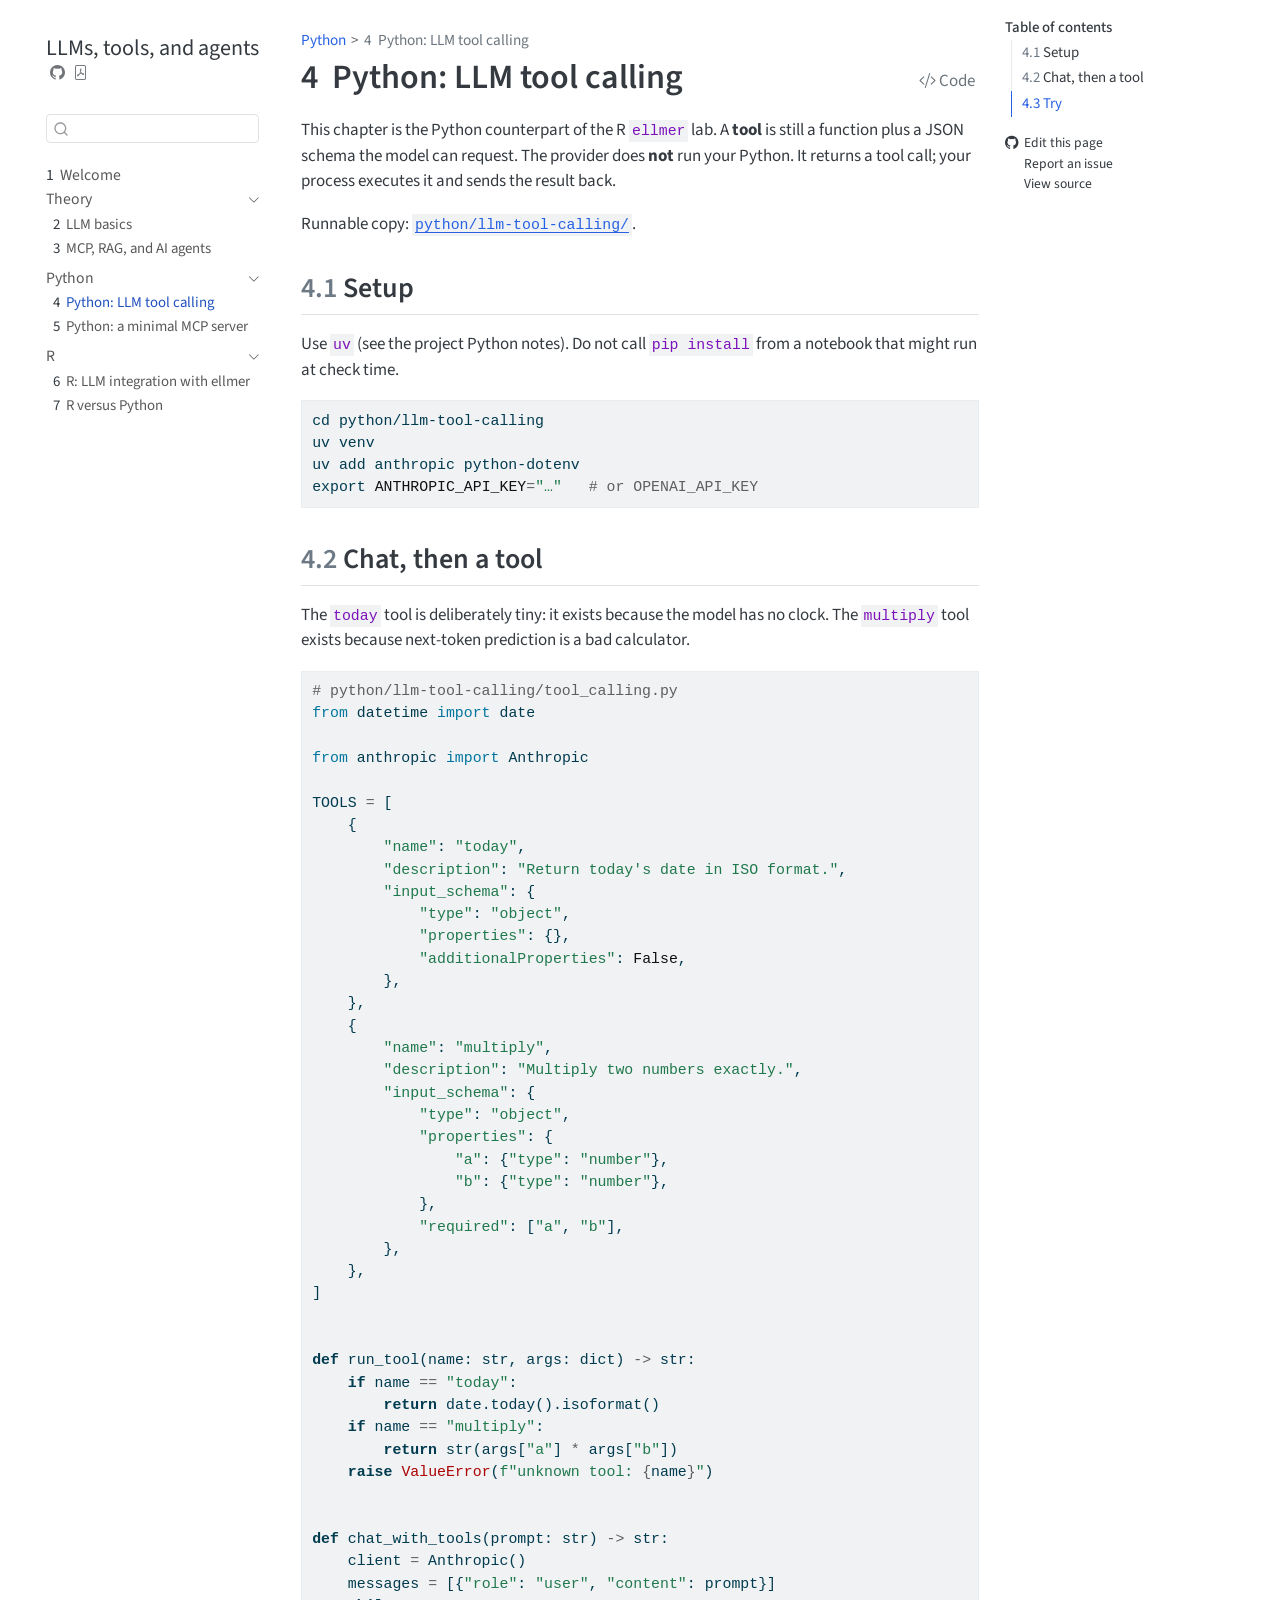
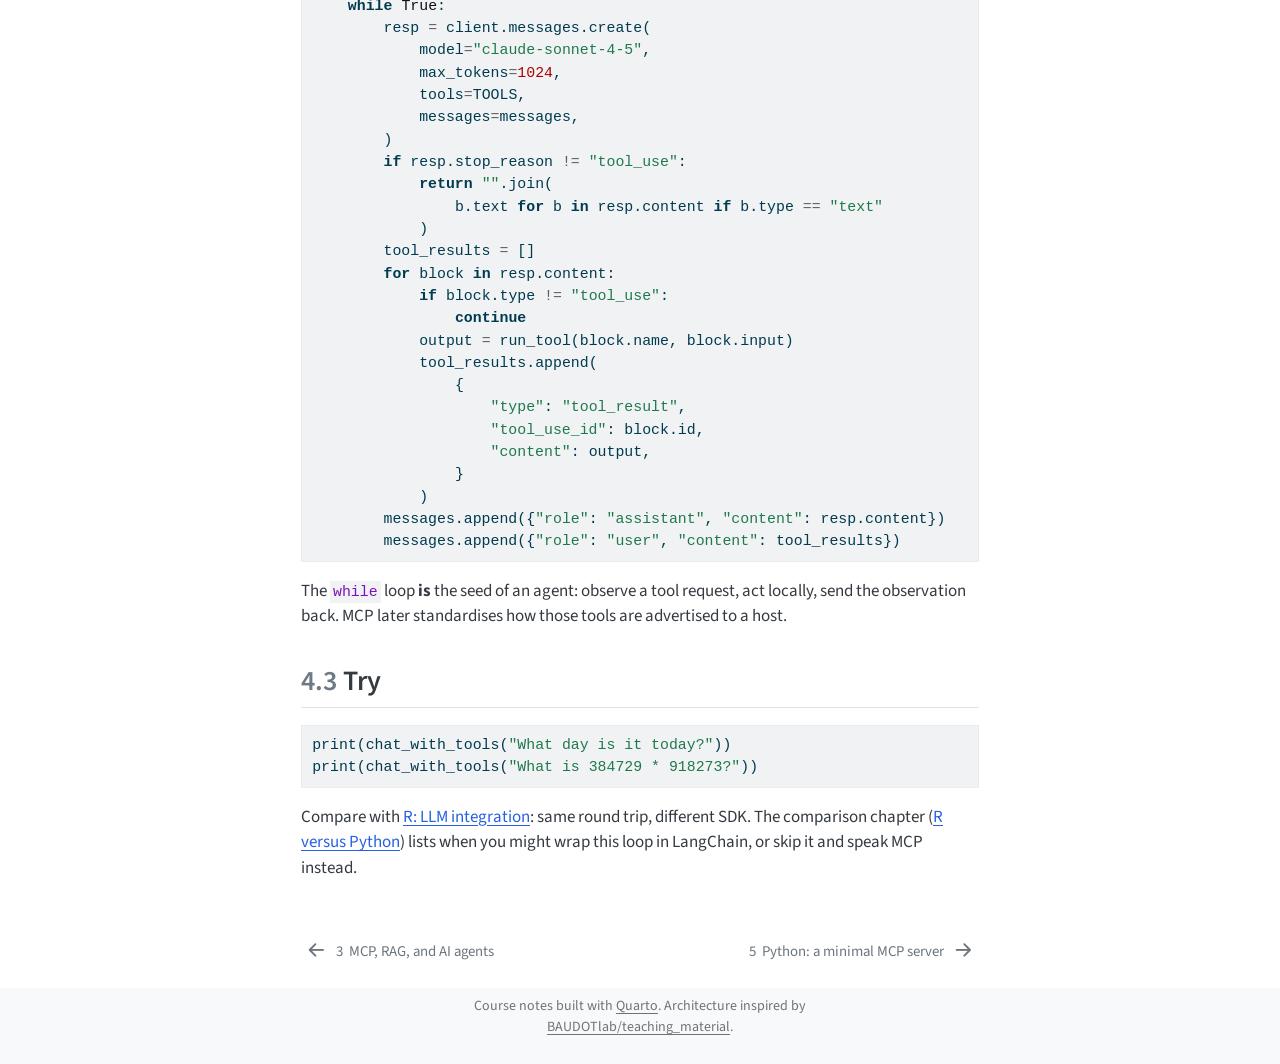
<file: python/llm-tool-calling.html>
<!DOCTYPE html>
<html xmlns="http://www.w3.org/1999/xhtml" lang="en-GB" xml:lang="en-GB"><head>

<meta charset="utf-8">
<meta name="generator" content="quarto-1.10.18">

<meta name="viewport" content="width=device-width, initial-scale=1.0, user-scalable=yes">

<meta name="description" content="A short course: how large language models work, how RAG, MCP and agents differ, then practical implementation in R (ellmer) and Python.">

<title>4&nbsp; Python: LLM tool calling – LLMs, tools, and agents</title>
<style>
/* Default styles provided by pandoc.
** See https://pandoc.org/MANUAL.html#variables-for-html for config info.
*/
span.smallcaps{font-variant: small-caps;}
div.columns{display: flex; gap: 1.5em;}
div.column{flex: auto;}
@media screen {
div.columns{gap: min(4vw, 1.5em);}
div.column{overflow-x: auto;}
}
div.hanging-indent{margin-left: 1.5em; text-indent: -1.5em;}
ul.task-list{list-style: none;}
ul.task-list li input[type="checkbox"] {
  width: 0.8em;
  margin: 0 0.8em 0.2em -1em; /* quarto-specific, see https://github.com/quarto-dev/quarto-cli/issues/4556 */ 
  vertical-align: middle;
}
/* CSS for syntax highlighting */
html { -webkit-text-size-adjust: 100%; }
pre > code.sourceCode { white-space: pre; position: relative; }
pre > code.sourceCode > span { display: inline-block; line-height: 1.25; }
pre > code.sourceCode > span:empty { height: 1.2em; }
.sourceCode { overflow: visible; }
code.sourceCode > span { color: inherit; text-decoration: inherit; }
div.sourceCode { margin: 1em 0; }
pre.sourceCode { margin: 0; }
@media screen {
div.sourceCode { overflow: auto; }
}
@media print {
pre > code.sourceCode { white-space: pre-wrap; }
pre > code.sourceCode > span { text-indent: -5em; padding-left: 5em; }
}
pre.numberSource code
  { counter-reset: source-line 0; }
pre.numberSource code > span
  { position: relative; left: -4em; counter-increment: source-line; }
pre.numberSource code > span > a:first-child::before
  { content: counter(source-line);
    position: relative; left: -1em; text-align: right; vertical-align: baseline;
    border: none; display: inline-block;
    -webkit-touch-callout: none; -webkit-user-select: none;
    -khtml-user-select: none; -moz-user-select: none;
    -ms-user-select: none; user-select: none;
    padding: 0 4px; width: 4em;
  }
pre.numberSource { margin-left: 3em;  padding-left: 4px; }
div.sourceCode
  {   }
@media screen {
pre > code.sourceCode > span > a:first-child::before { text-decoration: underline; }
}
</style>


<script src="../site_libs/quarto-nav/quarto-nav.js"></script>
<script src="../site_libs/quarto-nav/headroom.min.js"></script>
<script src="../site_libs/clipboard/clipboard.min.js"></script>
<script src="../site_libs/quarto-search/autocomplete.umd.js"></script>
<script src="../site_libs/quarto-search/fuse.min.js"></script>
<script src="../site_libs/quarto-search/quarto-search.js"></script>
<meta name="quarto:offset" content="../">
<link href="../python/basic-mcp-server.html" rel="next">
<link href="../theory/tools-vs-agents.html" rel="prev">
<script src="../site_libs/quarto-html/quarto.js" type="module"></script>
<script src="../site_libs/quarto-html/tabsets/tabsets.js" type="module"></script>
<script src="../site_libs/quarto-html/popper.min.js"></script>
<script src="../site_libs/quarto-html/tippy.umd.min.js"></script>
<script src="../site_libs/quarto-html/anchor.min.js"></script>
<link href="../site_libs/quarto-html/tippy.css" rel="stylesheet">
<link href="../site_libs/quarto-html/quarto-syntax-highlighting-64a204ab8560d761af7679ceaba22944.css" rel="stylesheet" id="quarto-text-highlighting-styles">
<script src="../site_libs/bootstrap/bootstrap.min.js"></script>
<link href="../site_libs/bootstrap/bootstrap-icons.css" rel="stylesheet">
<link href="../site_libs/bootstrap/bootstrap-84ff5906280e30c3b6b63803d4a3cc9e.min.css" rel="stylesheet" append-hash="true" id="quarto-bootstrap" data-mode="light">
<script id="quarto-search-options" type="application/json">{
  "location": "sidebar",
  "copy-button": false,
  "collapse-after": 3,
  "panel-placement": "start",
  "type": "textbox",
  "limit": 50,
  "keyboard-shortcut": [
    "f",
    "/",
    "s"
  ],
  "show-item-context": false,
  "language": {
    "search-no-results-text": "No results",
    "search-matching-documents-text": "matching documents",
    "search-copy-link-title": "Copy link to search",
    "search-hide-matches-text": "Hide additional matches",
    "search-more-match-text": "more match in this document",
    "search-more-matches-text": "more matches in this document",
    "search-clear-button-title": "Clear",
    "search-text-placeholder": "",
    "search-detached-cancel-button-title": "Cancel",
    "search-submit-button-title": "Submit",
    "search-label": "Search"
  }
}</script>
<style>html{ scroll-behavior: smooth; }</style>


<meta property="og:title" content="4&nbsp; Python: LLM tool calling – LLMs, tools, and agents">
<meta property="og:description" content="A short course: how large language models work, how RAG, MCP and agents differ, then practical implementation in R (ellmer) and Python.">
<meta property="og:site_name" content="LLMs, tools, and agents">
</head>

<body class="nav-sidebar floating quarto-light">

<div id="quarto-search-results"></div>
  <header id="quarto-header" class="headroom fixed-top">
  <nav class="quarto-secondary-nav">
    <div class="container-fluid d-flex">
      <button type="button" class="quarto-btn-toggle btn" data-bs-toggle="collapse" role="button" data-bs-target=".quarto-sidebar-collapse-item" aria-controls="quarto-sidebar" aria-expanded="false" aria-label="Toggle sidebar navigation" onclick="if (window.quartoToggleHeadroom) { window.quartoToggleHeadroom(); }">
        <i class="bi bi-layout-text-sidebar-reverse"></i>
      </button>
        <nav class="quarto-page-breadcrumbs" aria-label="breadcrumb"><ol class="breadcrumb"><li class="breadcrumb-item"><a href="../python/llm-tool-calling.html">Python</a></li><li class="breadcrumb-item"><a href="../python/llm-tool-calling.html"><span class="chapter-number">4</span>&nbsp; <span class="chapter-title">Python: LLM tool calling</span></a></li></ol></nav>
        <a class="flex-grow-1" role="navigation" data-bs-toggle="collapse" data-bs-target=".quarto-sidebar-collapse-item" aria-controls="quarto-sidebar" aria-expanded="false" aria-label="Toggle sidebar navigation" onclick="if (window.quartoToggleHeadroom) { window.quartoToggleHeadroom(); }">      
        </a>
      <button type="button" class="btn quarto-search-button" aria-label="Search" onclick="window.quartoOpenSearch();">
        <i class="bi bi-search"></i>
      </button>
    </div>
  </nav>
</header>
<!-- content -->
<div id="quarto-content" class="quarto-container page-columns page-rows-contents page-layout-full">
<!-- sidebar -->
  <nav id="quarto-sidebar" class="sidebar collapse collapse-horizontal quarto-sidebar-collapse-item sidebar-navigation floating overflow-auto">
    <div class="pt-lg-2 mt-2 text-left sidebar-header">
    <div class="sidebar-title mb-0 py-0">
      <a href="../">LLMs, tools, and agents</a> 
        <div class="sidebar-tools-main">
    <a href="https://github.com/bastienchassagnol/Rag-llm-playground" title="Source Code" class="quarto-navigation-tool px-1" aria-label="Source Code"><i class="bi bi-github"></i></a>
    <a href="../llm-course.pdf" title="Download PDF" class="quarto-navigation-tool px-1" aria-label="Download PDF"><i class="bi bi-file-pdf"></i></a>
</div>
    </div>
      </div>
        <div class="mt-2 flex-shrink-0 align-items-center">
        <div class="sidebar-search">
        <div id="quarto-search" class="" title="Search"></div>
        </div>
        </div>
    <div class="sidebar-menu-container"> 
    <ul class="list-unstyled mt-1">
        <li class="sidebar-item">
  <div class="sidebar-item-container"> 
  <a href="../index.html" class="sidebar-item-text sidebar-link">
 <span class="menu-text"><span class="chapter-number">1</span>&nbsp; <span class="chapter-title">Welcome</span></span></a>
  </div>
</li>
        <li class="sidebar-item sidebar-item-section">
      <div class="sidebar-item-container"> 
            <a class="sidebar-item-text sidebar-link text-start" data-bs-toggle="collapse" data-bs-target="#quarto-sidebar-section-1" role="navigation" aria-expanded="true">
 <span class="menu-text">Theory</span></a>
          <a class="sidebar-item-toggle text-start" data-bs-toggle="collapse" data-bs-target="#quarto-sidebar-section-1" role="navigation" aria-expanded="true" aria-label="Toggle section">
            <i class="bi bi-chevron-right ms-2"></i>
          </a> 
      </div>
      <ul id="quarto-sidebar-section-1" class="collapse list-unstyled sidebar-section depth1 show">  
          <li class="sidebar-item">
  <div class="sidebar-item-container"> 
  <a href="../theory/llm-basics.html" class="sidebar-item-text sidebar-link">
 <span class="menu-text"><span class="chapter-number">2</span>&nbsp; <span class="chapter-title">LLM basics</span></span></a>
  </div>
</li>
          <li class="sidebar-item">
  <div class="sidebar-item-container"> 
  <a href="../theory/tools-vs-agents.html" class="sidebar-item-text sidebar-link">
 <span class="menu-text"><span class="chapter-number">3</span>&nbsp; <span class="chapter-title">MCP, RAG, and AI agents</span></span></a>
  </div>
</li>
      </ul>
  </li>
        <li class="sidebar-item sidebar-item-section">
      <div class="sidebar-item-container"> 
            <a class="sidebar-item-text sidebar-link text-start" data-bs-toggle="collapse" data-bs-target="#quarto-sidebar-section-2" role="navigation" aria-expanded="true">
 <span class="menu-text">Python</span></a>
          <a class="sidebar-item-toggle text-start" data-bs-toggle="collapse" data-bs-target="#quarto-sidebar-section-2" role="navigation" aria-expanded="true" aria-label="Toggle section">
            <i class="bi bi-chevron-right ms-2"></i>
          </a> 
      </div>
      <ul id="quarto-sidebar-section-2" class="collapse list-unstyled sidebar-section depth1 show">  
          <li class="sidebar-item">
  <div class="sidebar-item-container"> 
  <a href="../python/llm-tool-calling.html" class="sidebar-item-text sidebar-link active">
 <span class="menu-text"><span class="chapter-number">4</span>&nbsp; <span class="chapter-title">Python: LLM tool calling</span></span></a>
  </div>
</li>
          <li class="sidebar-item">
  <div class="sidebar-item-container"> 
  <a href="../python/basic-mcp-server.html" class="sidebar-item-text sidebar-link">
 <span class="menu-text"><span class="chapter-number">5</span>&nbsp; <span class="chapter-title">Python: a minimal MCP server</span></span></a>
  </div>
</li>
      </ul>
  </li>
        <li class="sidebar-item sidebar-item-section">
      <div class="sidebar-item-container"> 
            <a class="sidebar-item-text sidebar-link text-start" data-bs-toggle="collapse" data-bs-target="#quarto-sidebar-section-3" role="navigation" aria-expanded="true">
 <span class="menu-text">R</span></a>
          <a class="sidebar-item-toggle text-start" data-bs-toggle="collapse" data-bs-target="#quarto-sidebar-section-3" role="navigation" aria-expanded="true" aria-label="Toggle section">
            <i class="bi bi-chevron-right ms-2"></i>
          </a> 
      </div>
      <ul id="quarto-sidebar-section-3" class="collapse list-unstyled sidebar-section depth1 show">  
          <li class="sidebar-item">
  <div class="sidebar-item-container"> 
  <a href="../R/llm-integration.html" class="sidebar-item-text sidebar-link">
 <span class="menu-text"><span class="chapter-number">6</span>&nbsp; <span class="chapter-title">R: LLM integration with ellmer</span></span></a>
  </div>
</li>
          <li class="sidebar-item">
  <div class="sidebar-item-container"> 
  <a href="../R/r-vs-python.html" class="sidebar-item-text sidebar-link">
 <span class="menu-text"><span class="chapter-number">7</span>&nbsp; <span class="chapter-title">R versus Python</span></span></a>
  </div>
</li>
      </ul>
  </li>
    </ul>
    </div>
</nav>
<div id="quarto-sidebar-glass" class="quarto-sidebar-collapse-item" data-bs-toggle="collapse" data-bs-target=".quarto-sidebar-collapse-item"></div>
<!-- margin-sidebar -->
    <div id="quarto-margin-sidebar" class="sidebar margin-sidebar">
        <nav id="TOC" role="doc-toc" class="toc-active">
    <h2 id="toc-title">Table of contents</h2>
   
  <ul>
  <li><a href="#sec-py-setup" id="toc-sec-py-setup" class="nav-link active" data-scroll-target="#sec-py-setup"><span class="header-section-number">4.1</span> Setup</a></li>
  <li><a href="#sec-py-tool" id="toc-sec-py-tool" class="nav-link" data-scroll-target="#sec-py-tool"><span class="header-section-number">4.2</span> Chat, then a tool</a></li>
  <li><a href="#sec-py-try" id="toc-sec-py-try" class="nav-link" data-scroll-target="#sec-py-try"><span class="header-section-number">4.3</span> Try</a></li>
  </ul>
<div class="toc-actions"><ul><li><a href="https://github.com/bastienchassagnol/Rag-llm-playground/edit/main/python/llm-tool-calling.qmd" class="toc-action"><i class="bi bi-github"></i>Edit this page</a></li><li><a href="https://github.com/bastienchassagnol/Rag-llm-playground/issues/new" class="toc-action"><i class="bi empty"></i>Report an issue</a></li><li><a href="https://github.com/bastienchassagnol/Rag-llm-playground/blob/main/python/llm-tool-calling.qmd" class="toc-action"><i class="bi empty"></i>View source</a></li></ul></div></nav>
    </div>
<!-- main -->
<main class="content column-body" id="quarto-document-content">

<header id="title-block-header" class="quarto-title-block default"><nav class="quarto-page-breadcrumbs quarto-title-breadcrumbs d-none d-lg-block" aria-label="breadcrumb"><ol class="breadcrumb"><li class="breadcrumb-item"><a href="../python/llm-tool-calling.html">Python</a></li><li class="breadcrumb-item"><a href="../python/llm-tool-calling.html"><span class="chapter-number">4</span>&nbsp; <span class="chapter-title">Python: LLM tool calling</span></a></li></ol></nav>
<div class="quarto-title">
<div class="quarto-title-block"><div><h1 class="title"><span class="chapter-number">4</span>&nbsp; <span class="chapter-title">Python: LLM tool calling</span></h1><button type="button" class="btn code-tools-button" id="quarto-code-tools-source"><i class="bi"></i> Code</button></div></div>
</div>



<div class="quarto-title-meta column-body">

    
  
    
  </div>
  


</header>


<p>This chapter is the Python counterpart of the R <code>ellmer</code> lab. A <strong>tool</strong> is still a function plus a JSON schema the model can request. The provider does <strong>not</strong> run your Python. It returns a tool call; your process executes it and sends the result back.</p>
<p>Runnable copy: <a href="llm-tool-calling/"><code>python/llm-tool-calling/</code></a>.</p>
<section id="sec-py-setup" class="level2" data-number="4.1">
<h2 data-number="4.1" class="anchored" data-anchor-id="sec-py-setup"><span class="header-section-number">4.1</span> Setup</h2>
<p>Use <code>uv</code> (see the project Python notes). Do not call <code>pip install</code> from a notebook that might run at check time.</p>
<div class="code-copy-outer-scaffold"><div class="sourceCode" id="cb1"><pre class="sourceCode bash code-with-copy"><code class="sourceCode bash"><span id="cb1-1"><a href="#cb1-1" aria-hidden="true" tabindex="-1"></a><span class="bu">cd</span> python/llm-tool-calling</span>
<span id="cb1-2"><a href="#cb1-2" aria-hidden="true" tabindex="-1"></a><span class="ex">uv</span> venv</span>
<span id="cb1-3"><a href="#cb1-3" aria-hidden="true" tabindex="-1"></a><span class="ex">uv</span> add anthropic python-dotenv</span>
<span id="cb1-4"><a href="#cb1-4" aria-hidden="true" tabindex="-1"></a><span class="bu">export</span> <span class="va">ANTHROPIC_API_KEY</span><span class="op">=</span><span class="st">"…"</span>   <span class="co"># or OPENAI_API_KEY</span></span></code></pre></div><button title="Copy to Clipboard" class="code-copy-button"><i class="bi"></i></button></div>
</section>
<section id="sec-py-tool" class="level2" data-number="4.2">
<h2 data-number="4.2" class="anchored" data-anchor-id="sec-py-tool"><span class="header-section-number">4.2</span> Chat, then a tool</h2>
<p>The <code>today</code> tool is deliberately tiny: it exists because the model has no clock. The <code>multiply</code> tool exists because next-token prediction is a bad calculator.</p>
<div class="code-copy-outer-scaffold"><div class="sourceCode" id="cb2"><pre class="sourceCode python code-with-copy"><code class="sourceCode python"><span id="cb2-1"><a href="#cb2-1" aria-hidden="true" tabindex="-1"></a><span class="co"># python/llm-tool-calling/tool_calling.py</span></span>
<span id="cb2-2"><a href="#cb2-2" aria-hidden="true" tabindex="-1"></a><span class="im">from</span> datetime <span class="im">import</span> date</span>
<span id="cb2-3"><a href="#cb2-3" aria-hidden="true" tabindex="-1"></a></span>
<span id="cb2-4"><a href="#cb2-4" aria-hidden="true" tabindex="-1"></a><span class="im">from</span> anthropic <span class="im">import</span> Anthropic</span>
<span id="cb2-5"><a href="#cb2-5" aria-hidden="true" tabindex="-1"></a></span>
<span id="cb2-6"><a href="#cb2-6" aria-hidden="true" tabindex="-1"></a>TOOLS <span class="op">=</span> [</span>
<span id="cb2-7"><a href="#cb2-7" aria-hidden="true" tabindex="-1"></a>    {</span>
<span id="cb2-8"><a href="#cb2-8" aria-hidden="true" tabindex="-1"></a>        <span class="st">"name"</span>: <span class="st">"today"</span>,</span>
<span id="cb2-9"><a href="#cb2-9" aria-hidden="true" tabindex="-1"></a>        <span class="st">"description"</span>: <span class="st">"Return today's date in ISO format."</span>,</span>
<span id="cb2-10"><a href="#cb2-10" aria-hidden="true" tabindex="-1"></a>        <span class="st">"input_schema"</span>: {</span>
<span id="cb2-11"><a href="#cb2-11" aria-hidden="true" tabindex="-1"></a>            <span class="st">"type"</span>: <span class="st">"object"</span>,</span>
<span id="cb2-12"><a href="#cb2-12" aria-hidden="true" tabindex="-1"></a>            <span class="st">"properties"</span>: {},</span>
<span id="cb2-13"><a href="#cb2-13" aria-hidden="true" tabindex="-1"></a>            <span class="st">"additionalProperties"</span>: <span class="va">False</span>,</span>
<span id="cb2-14"><a href="#cb2-14" aria-hidden="true" tabindex="-1"></a>        },</span>
<span id="cb2-15"><a href="#cb2-15" aria-hidden="true" tabindex="-1"></a>    },</span>
<span id="cb2-16"><a href="#cb2-16" aria-hidden="true" tabindex="-1"></a>    {</span>
<span id="cb2-17"><a href="#cb2-17" aria-hidden="true" tabindex="-1"></a>        <span class="st">"name"</span>: <span class="st">"multiply"</span>,</span>
<span id="cb2-18"><a href="#cb2-18" aria-hidden="true" tabindex="-1"></a>        <span class="st">"description"</span>: <span class="st">"Multiply two numbers exactly."</span>,</span>
<span id="cb2-19"><a href="#cb2-19" aria-hidden="true" tabindex="-1"></a>        <span class="st">"input_schema"</span>: {</span>
<span id="cb2-20"><a href="#cb2-20" aria-hidden="true" tabindex="-1"></a>            <span class="st">"type"</span>: <span class="st">"object"</span>,</span>
<span id="cb2-21"><a href="#cb2-21" aria-hidden="true" tabindex="-1"></a>            <span class="st">"properties"</span>: {</span>
<span id="cb2-22"><a href="#cb2-22" aria-hidden="true" tabindex="-1"></a>                <span class="st">"a"</span>: {<span class="st">"type"</span>: <span class="st">"number"</span>},</span>
<span id="cb2-23"><a href="#cb2-23" aria-hidden="true" tabindex="-1"></a>                <span class="st">"b"</span>: {<span class="st">"type"</span>: <span class="st">"number"</span>},</span>
<span id="cb2-24"><a href="#cb2-24" aria-hidden="true" tabindex="-1"></a>            },</span>
<span id="cb2-25"><a href="#cb2-25" aria-hidden="true" tabindex="-1"></a>            <span class="st">"required"</span>: [<span class="st">"a"</span>, <span class="st">"b"</span>],</span>
<span id="cb2-26"><a href="#cb2-26" aria-hidden="true" tabindex="-1"></a>        },</span>
<span id="cb2-27"><a href="#cb2-27" aria-hidden="true" tabindex="-1"></a>    },</span>
<span id="cb2-28"><a href="#cb2-28" aria-hidden="true" tabindex="-1"></a>]</span>
<span id="cb2-29"><a href="#cb2-29" aria-hidden="true" tabindex="-1"></a></span>
<span id="cb2-30"><a href="#cb2-30" aria-hidden="true" tabindex="-1"></a></span>
<span id="cb2-31"><a href="#cb2-31" aria-hidden="true" tabindex="-1"></a><span class="kw">def</span> run_tool(name: <span class="bu">str</span>, args: <span class="bu">dict</span>) <span class="op">-&gt;</span> <span class="bu">str</span>:</span>
<span id="cb2-32"><a href="#cb2-32" aria-hidden="true" tabindex="-1"></a>    <span class="cf">if</span> name <span class="op">==</span> <span class="st">"today"</span>:</span>
<span id="cb2-33"><a href="#cb2-33" aria-hidden="true" tabindex="-1"></a>        <span class="cf">return</span> date.today().isoformat()</span>
<span id="cb2-34"><a href="#cb2-34" aria-hidden="true" tabindex="-1"></a>    <span class="cf">if</span> name <span class="op">==</span> <span class="st">"multiply"</span>:</span>
<span id="cb2-35"><a href="#cb2-35" aria-hidden="true" tabindex="-1"></a>        <span class="cf">return</span> <span class="bu">str</span>(args[<span class="st">"a"</span>] <span class="op">*</span> args[<span class="st">"b"</span>])</span>
<span id="cb2-36"><a href="#cb2-36" aria-hidden="true" tabindex="-1"></a>    <span class="cf">raise</span> <span class="pp">ValueError</span>(<span class="ss">f"unknown tool: </span><span class="sc">{</span>name<span class="sc">}</span><span class="ss">"</span>)</span>
<span id="cb2-37"><a href="#cb2-37" aria-hidden="true" tabindex="-1"></a></span>
<span id="cb2-38"><a href="#cb2-38" aria-hidden="true" tabindex="-1"></a></span>
<span id="cb2-39"><a href="#cb2-39" aria-hidden="true" tabindex="-1"></a><span class="kw">def</span> chat_with_tools(prompt: <span class="bu">str</span>) <span class="op">-&gt;</span> <span class="bu">str</span>:</span>
<span id="cb2-40"><a href="#cb2-40" aria-hidden="true" tabindex="-1"></a>    client <span class="op">=</span> Anthropic()</span>
<span id="cb2-41"><a href="#cb2-41" aria-hidden="true" tabindex="-1"></a>    messages <span class="op">=</span> [{<span class="st">"role"</span>: <span class="st">"user"</span>, <span class="st">"content"</span>: prompt}]</span>
<span id="cb2-42"><a href="#cb2-42" aria-hidden="true" tabindex="-1"></a>    <span class="cf">while</span> <span class="va">True</span>:</span>
<span id="cb2-43"><a href="#cb2-43" aria-hidden="true" tabindex="-1"></a>        resp <span class="op">=</span> client.messages.create(</span>
<span id="cb2-44"><a href="#cb2-44" aria-hidden="true" tabindex="-1"></a>            model<span class="op">=</span><span class="st">"claude-sonnet-4-5"</span>,</span>
<span id="cb2-45"><a href="#cb2-45" aria-hidden="true" tabindex="-1"></a>            max_tokens<span class="op">=</span><span class="dv">1024</span>,</span>
<span id="cb2-46"><a href="#cb2-46" aria-hidden="true" tabindex="-1"></a>            tools<span class="op">=</span>TOOLS,</span>
<span id="cb2-47"><a href="#cb2-47" aria-hidden="true" tabindex="-1"></a>            messages<span class="op">=</span>messages,</span>
<span id="cb2-48"><a href="#cb2-48" aria-hidden="true" tabindex="-1"></a>        )</span>
<span id="cb2-49"><a href="#cb2-49" aria-hidden="true" tabindex="-1"></a>        <span class="cf">if</span> resp.stop_reason <span class="op">!=</span> <span class="st">"tool_use"</span>:</span>
<span id="cb2-50"><a href="#cb2-50" aria-hidden="true" tabindex="-1"></a>            <span class="cf">return</span> <span class="st">""</span>.join(</span>
<span id="cb2-51"><a href="#cb2-51" aria-hidden="true" tabindex="-1"></a>                b.text <span class="cf">for</span> b <span class="kw">in</span> resp.content <span class="cf">if</span> b.<span class="bu">type</span> <span class="op">==</span> <span class="st">"text"</span></span>
<span id="cb2-52"><a href="#cb2-52" aria-hidden="true" tabindex="-1"></a>            )</span>
<span id="cb2-53"><a href="#cb2-53" aria-hidden="true" tabindex="-1"></a>        tool_results <span class="op">=</span> []</span>
<span id="cb2-54"><a href="#cb2-54" aria-hidden="true" tabindex="-1"></a>        <span class="cf">for</span> block <span class="kw">in</span> resp.content:</span>
<span id="cb2-55"><a href="#cb2-55" aria-hidden="true" tabindex="-1"></a>            <span class="cf">if</span> block.<span class="bu">type</span> <span class="op">!=</span> <span class="st">"tool_use"</span>:</span>
<span id="cb2-56"><a href="#cb2-56" aria-hidden="true" tabindex="-1"></a>                <span class="cf">continue</span></span>
<span id="cb2-57"><a href="#cb2-57" aria-hidden="true" tabindex="-1"></a>            output <span class="op">=</span> run_tool(block.name, block.<span class="bu">input</span>)</span>
<span id="cb2-58"><a href="#cb2-58" aria-hidden="true" tabindex="-1"></a>            tool_results.append(</span>
<span id="cb2-59"><a href="#cb2-59" aria-hidden="true" tabindex="-1"></a>                {</span>
<span id="cb2-60"><a href="#cb2-60" aria-hidden="true" tabindex="-1"></a>                    <span class="st">"type"</span>: <span class="st">"tool_result"</span>,</span>
<span id="cb2-61"><a href="#cb2-61" aria-hidden="true" tabindex="-1"></a>                    <span class="st">"tool_use_id"</span>: block.<span class="bu">id</span>,</span>
<span id="cb2-62"><a href="#cb2-62" aria-hidden="true" tabindex="-1"></a>                    <span class="st">"content"</span>: output,</span>
<span id="cb2-63"><a href="#cb2-63" aria-hidden="true" tabindex="-1"></a>                }</span>
<span id="cb2-64"><a href="#cb2-64" aria-hidden="true" tabindex="-1"></a>            )</span>
<span id="cb2-65"><a href="#cb2-65" aria-hidden="true" tabindex="-1"></a>        messages.append({<span class="st">"role"</span>: <span class="st">"assistant"</span>, <span class="st">"content"</span>: resp.content})</span>
<span id="cb2-66"><a href="#cb2-66" aria-hidden="true" tabindex="-1"></a>        messages.append({<span class="st">"role"</span>: <span class="st">"user"</span>, <span class="st">"content"</span>: tool_results})</span></code></pre></div><button title="Copy to Clipboard" class="code-copy-button"><i class="bi"></i></button></div>
<p>The <code>while</code> loop <strong>is</strong> the seed of an agent: observe a tool request, act locally, send the observation back. MCP later standardises how those tools are advertised to a host.</p>
</section>
<section id="sec-py-try" class="level2" data-number="4.3">
<h2 data-number="4.3" class="anchored" data-anchor-id="sec-py-try"><span class="header-section-number">4.3</span> Try</h2>
<div class="code-copy-outer-scaffold"><div class="sourceCode" id="cb3"><pre class="sourceCode python code-with-copy"><code class="sourceCode python"><span id="cb3-1"><a href="#cb3-1" aria-hidden="true" tabindex="-1"></a><span class="bu">print</span>(chat_with_tools(<span class="st">"What day is it today?"</span>))</span>
<span id="cb3-2"><a href="#cb3-2" aria-hidden="true" tabindex="-1"></a><span class="bu">print</span>(chat_with_tools(<span class="st">"What is 384729 * 918273?"</span>))</span></code></pre></div><button title="Copy to Clipboard" class="code-copy-button"><i class="bi"></i></button></div>
<p>Compare with <a href="../R/llm-integration.html">R: LLM integration</a>: same round trip, different SDK. The comparison chapter (<a href="../R/r-vs-python.html">R versus Python</a>) lists when you might wrap this loop in LangChain, or skip it and speak MCP instead.</p>


<!-- -->

</section>

</main> <!-- /main -->
<script id="quarto-html-after-body" type="application/javascript">
  window.document.addEventListener("DOMContentLoaded", function (event) {
    const icon = "";
    const anchorJS = new window.AnchorJS();
    anchorJS.options = {
      placement: 'right',
      icon: icon
    };
    anchorJS.add('.anchored');
    const isCodeAnnotation = (el) => {
      for (const clz of el.classList) {
        if (clz.startsWith('code-annotation-')) {                     
          return true;
        }
      }
      return false;
    }
    const onCopySuccess = function(e) {
      // button target
      const button = e.trigger;
      // don't keep focus
      button.blur();
      // flash "checked"
      button.classList.add('code-copy-button-checked');
      var currentTitle = button.getAttribute("title");
      button.setAttribute("title", "Copied!");
      let tooltip;
      if (window.bootstrap) {
        button.setAttribute("data-bs-toggle", "tooltip");
        button.setAttribute("data-bs-placement", "left");
        button.setAttribute("data-bs-title", "Copied!");
        tooltip = new bootstrap.Tooltip(button, 
          { trigger: "manual", 
            customClass: "code-copy-button-tooltip",
            offset: [0, -8]});
        tooltip.show();    
      }
      setTimeout(function() {
        if (tooltip) {
          tooltip.hide();
          button.removeAttribute("data-bs-title");
          button.removeAttribute("data-bs-toggle");
          button.removeAttribute("data-bs-placement");
        }
        button.setAttribute("title", currentTitle);
        button.classList.remove('code-copy-button-checked');
      }, 1000);
      // clear code selection
      e.clearSelection();
    }
    const getTextToCopy = function(trigger) {
      const outerScaffold = trigger.parentElement.cloneNode(true);
      const codeEl = outerScaffold.querySelector('code');
      for (const childEl of codeEl.children) {
        if (isCodeAnnotation(childEl)) {
          childEl.remove();
        }
      }
      return codeEl.innerText;
    }
    const clipboard = new window.ClipboardJS('.code-copy-button:not([data-in-quarto-modal])', {
      text: getTextToCopy
    });
    clipboard.on('success', onCopySuccess);
    if (window.document.getElementById('quarto-embedded-source-code-modal')) {
      const clipboardModal = new window.ClipboardJS('.code-copy-button[data-in-quarto-modal]', {
        text: getTextToCopy,
        container: window.document.getElementById('quarto-embedded-source-code-modal')
      });
      clipboardModal.on('success', onCopySuccess);
    }
    const viewSource = window.document.getElementById('quarto-view-source') ||
                       window.document.getElementById('quarto-code-tools-source');
    if (viewSource) {
      const sourceUrl = viewSource.getAttribute("data-quarto-source-url");
      viewSource.addEventListener("click", function(e) {
        if (sourceUrl) {
          // rstudio viewer pane
          if (/\bcapabilities=\b/.test(window.location)) {
            window.open(sourceUrl);
          } else {
            window.location.href = sourceUrl;
          }
        } else {
          const modal = new bootstrap.Modal(document.getElementById('quarto-embedded-source-code-modal'));
          modal.show();
        }
        return false;
      });
    }
    function toggleCodeHandler(show) {
      return function(e) {
        const cellDetails = window.document.querySelectorAll(".cell details.code-fold");
        for (let i=0; i<cellDetails.length; i++) {
          const details = cellDetails[i];
          if (show) {
            details.open = true;
          } else {
            details.removeAttribute("open");
          }
        }
        const cellCodeDivs = window.document.querySelectorAll(".cell div.sourceCode.cell-code");
        const fromCls = show ? "hidden" : "unhidden";
        const toCls = show ? "unhidden" : "hidden";
        for (let i=0; i<cellCodeDivs.length; i++) {
          const codeDiv = cellCodeDivs[i];
          if (codeDiv.classList.contains(fromCls)) {
            codeDiv.classList.remove(fromCls);
            codeDiv.classList.add(toCls);
          } 
        }
        return false;
      }
    }
    const hideAllCode = window.document.getElementById("quarto-hide-all-code");
    if (hideAllCode) {
      hideAllCode.addEventListener("click", toggleCodeHandler(false));
    }
    const showAllCode = window.document.getElementById("quarto-show-all-code");
    if (showAllCode) {
      showAllCode.addEventListener("click", toggleCodeHandler(true));
    }
      var localhostRegex = new RegExp(/^(?:http|https):\/\/localhost\:?[0-9]*\//);
      var mailtoRegex = new RegExp(/^mailto:/);
        var filterRegex = new RegExp("https:\/\/bastienchassagnol\.github\.io\/Rag-llm-playground\/");
      var isInternal = (href) => {
          return filterRegex.test(href) || localhostRegex.test(href) || mailtoRegex.test(href);
      }
      // Inspect non-navigation links and adorn them if external
     var links = window.document.querySelectorAll('a[href]:not(.nav-link):not(.navbar-brand):not(.toc-action):not(.sidebar-link):not(.sidebar-item-toggle):not(.pagination-link):not(.no-external):not([aria-hidden]):not(.dropdown-item):not(.quarto-navigation-tool):not(.about-link)');
      for (var i=0; i<links.length; i++) {
        const link = links[i];
        if (!isInternal(link.href)) {
          // undo the damage that might have been done by quarto-nav.js in the case of
          // links that we want to consider external
          if (link.dataset.originalHref !== undefined) {
            link.href = link.dataset.originalHref;
          }
        }
      }
    function tippyHover(el, contentFn, onTriggerFn, onUntriggerFn) {
      const config = {
        allowHTML: true,
        maxWidth: 500,
        delay: 100,
        arrow: false,
        appendTo: function(el) {
            return el.parentElement;
        },
        interactive: true,
        interactiveBorder: 10,
        theme: 'quarto',
        placement: 'bottom-start',
      };
      if (contentFn) {
        config.content = contentFn;
      }
      if (onTriggerFn) {
        config.onTrigger = onTriggerFn;
      }
      if (onUntriggerFn) {
        config.onUntrigger = onUntriggerFn;
      }
      window.tippy(el, config); 
    }
    const noterefs = window.document.querySelectorAll('a[role="doc-noteref"]');
    for (var i=0; i<noterefs.length; i++) {
      const ref = noterefs[i];
      tippyHover(ref, function() {
        // use id or data attribute instead here
        let href = ref.getAttribute('data-footnote-href') || ref.getAttribute('href');
        try { href = new URL(href).hash; } catch {}
        const id = href.replace(/^#\/?/, "");
        const note = window.document.getElementById(id);
        if (note) {
          return note.innerHTML;
        } else {
          return "";
        }
      });
    }
    const xrefs = window.document.querySelectorAll('a.quarto-xref');
    const processXRef = (id, note) => {
      // Strip column container classes
      const stripColumnClz = (el) => {
        el.classList.remove("page-full", "page-columns");
        if (el.children) {
          for (const child of el.children) {
            stripColumnClz(child);
          }
        }
      }
      stripColumnClz(note)
      if (id === null || id.startsWith('sec-')) {
        // Special case sections, only their first couple elements
        const container = document.createElement("div");
        if (note.children && note.children.length > 2) {
          container.appendChild(note.children[0].cloneNode(true));
          for (let i = 1; i < note.children.length; i++) {
            const child = note.children[i];
            if (child.tagName === "P" && child.innerText === "") {
              continue;
            } else {
              container.appendChild(child.cloneNode(true));
              break;
            }
          }
          if (window.Quarto?.typesetMath) {
            window.Quarto.typesetMath(container);
          }
          return container.innerHTML
        } else {
          if (window.Quarto?.typesetMath) {
            window.Quarto.typesetMath(note);
          }
          return note.innerHTML;
        }
      } else {
        // Remove any anchor links if they are present
        const anchorLink = note.querySelector('a.anchorjs-link');
        if (anchorLink) {
          anchorLink.remove();
        }
        if (window.Quarto?.typesetMath) {
          window.Quarto.typesetMath(note);
        }
        if (note.classList.contains("callout")) {
          return note.outerHTML;
        } else {
          return note.innerHTML;
        }
      }
    }
    for (var i=0; i<xrefs.length; i++) {
      const xref = xrefs[i];
      tippyHover(xref, undefined, function(instance) {
        instance.disable();
        let url = xref.getAttribute('href');
        let hash = undefined; 
        if (url.startsWith('#')) {
          hash = url;
        } else {
          try { hash = new URL(url).hash; } catch {}
        }
        if (hash) {
          const id = hash.replace(/^#\/?/, "");
          const note = window.document.getElementById(id);
          if (note !== null) {
            try {
              const html = processXRef(id, note.cloneNode(true));
              instance.setContent(html);
            } finally {
              instance.enable();
              instance.show();
            }
          } else {
            // See if we can fetch this
            fetch(url.split('#')[0])
            .then(res => res.text())
            .then(html => {
              const parser = new DOMParser();
              const htmlDoc = parser.parseFromString(html, "text/html");
              const note = htmlDoc.getElementById(id);
              if (note !== null) {
                const html = processXRef(id, note);
                instance.setContent(html);
              } 
            }).finally(() => {
              instance.enable();
              instance.show();
            });
          }
        } else {
          // See if we can fetch a full url (with no hash to target)
          // This is a special case and we should probably do some content thinning / targeting
          fetch(url)
          .then(res => res.text())
          .then(html => {
            const parser = new DOMParser();
            const htmlDoc = parser.parseFromString(html, "text/html");
            const note = htmlDoc.querySelector('main.content');
            if (note !== null) {
              // This should only happen for chapter cross references
              // (since there is no id in the URL)
              // remove the first header
              if (note.children.length > 0 && note.children[0].tagName === "HEADER") {
                note.children[0].remove();
              }
              const html = processXRef(null, note);
              instance.setContent(html);
            } 
          }).finally(() => {
            instance.enable();
            instance.show();
          });
        }
      }, function(instance) {
      });
    }
        let selectedAnnoteEl;
        const selectorForAnnotation = ( cell, annotation) => {
          let cellAttr = 'data-code-cell="' + cell + '"';
          let lineAttr = 'data-code-annotation="' +  annotation + '"';
          const selector = 'span[' + cellAttr + '][' + lineAttr + ']';
          return selector;
        }
        const selectCodeLines = (annoteEl) => {
          const doc = window.document;
          const targetCell = annoteEl.getAttribute("data-target-cell");
          const targetAnnotation = annoteEl.getAttribute("data-target-annotation");
          const annoteSpan = window.document.querySelector(selectorForAnnotation(targetCell, targetAnnotation));
          const lines = annoteSpan.getAttribute("data-code-lines").split(",");
          const lineIds = lines.map((line) => {
            return targetCell + "-" + line;
          })
          let top = null;
          let height = null;
          let parent = null;
          if (lineIds.length > 0) {
              //compute the position of the single el (top and bottom and make a div)
              const el = window.document.getElementById(lineIds[0]);
              top = el.offsetTop;
              height = el.offsetHeight;
              parent = el.parentElement.parentElement;
            if (lineIds.length > 1) {
              const lastEl = window.document.getElementById(lineIds[lineIds.length - 1]);
              const bottom = lastEl.offsetTop + lastEl.offsetHeight;
              height = bottom - top;
            }
            if (top !== null && height !== null && parent !== null) {
              // cook up a div (if necessary) and position it 
              let div = window.document.getElementById("code-annotation-line-highlight");
              if (div === null) {
                div = window.document.createElement("div");
                div.setAttribute("id", "code-annotation-line-highlight");
                div.style.position = 'absolute';
                parent.appendChild(div);
              }
              div.style.top = top - 2 + "px";
              div.style.height = height + 4 + "px";
              div.style.left = 0;
              let gutterDiv = window.document.getElementById("code-annotation-line-highlight-gutter");
              if (gutterDiv === null) {
                gutterDiv = window.document.createElement("div");
                gutterDiv.setAttribute("id", "code-annotation-line-highlight-gutter");
                gutterDiv.style.position = 'absolute';
                const codeCell = window.document.getElementById(targetCell);
                const gutter = codeCell.querySelector('.code-annotation-gutter');
                gutter.appendChild(gutterDiv);
              }
              gutterDiv.style.top = top - 2 + "px";
              gutterDiv.style.height = height + 4 + "px";
            }
            selectedAnnoteEl = annoteEl;
          }
        };
        const unselectCodeLines = () => {
          const elementsIds = ["code-annotation-line-highlight", "code-annotation-line-highlight-gutter"];
          elementsIds.forEach((elId) => {
            const div = window.document.getElementById(elId);
            if (div) {
              div.remove();
            }
          });
          selectedAnnoteEl = undefined;
        };
          // Handle positioning of the toggle
      window.addEventListener(
        "resize",
        throttle(() => {
          elRect = undefined;
          if (selectedAnnoteEl) {
            selectCodeLines(selectedAnnoteEl);
          }
        }, 10)
      );
      function throttle(fn, ms) {
      let throttle = false;
      let timer;
        return (...args) => {
          if(!throttle) { // first call gets through
              fn.apply(this, args);
              throttle = true;
          } else { // all the others get throttled
              if(timer) clearTimeout(timer); // cancel #2
              timer = setTimeout(() => {
                fn.apply(this, args);
                timer = throttle = false;
              }, ms);
          }
        };
      }
        // Attach click handler to the DT
        const annoteDls = window.document.querySelectorAll('dt[data-target-cell]');
        for (const annoteDlNode of annoteDls) {
          annoteDlNode.addEventListener('click', (event) => {
            const clickedEl = event.target;
            if (clickedEl !== selectedAnnoteEl) {
              unselectCodeLines();
              const activeEl = window.document.querySelector('dt[data-target-cell].code-annotation-active');
              if (activeEl) {
                activeEl.classList.remove('code-annotation-active');
              }
              selectCodeLines(clickedEl);
              clickedEl.classList.add('code-annotation-active');
            } else {
              // Unselect the line
              unselectCodeLines();
              clickedEl.classList.remove('code-annotation-active');
            }
          });
        }
    const findCites = (el) => {
      const parentEl = el.parentElement;
      if (parentEl) {
        const cites = parentEl.dataset.cites;
        if (cites) {
          return {
            el,
            cites: cites.split(' ')
          };
        } else {
          return findCites(el.parentElement)
        }
      } else {
        return undefined;
      }
    };
    var bibliorefs = window.document.querySelectorAll('a[role="doc-biblioref"]');
    for (var i=0; i<bibliorefs.length; i++) {
      const ref = bibliorefs[i];
      const citeInfo = findCites(ref);
      if (citeInfo) {
        tippyHover(citeInfo.el, function() {
          var popup = window.document.createElement('div');
          citeInfo.cites.forEach(function(cite) {
            var citeDiv = window.document.createElement('div');
            citeDiv.classList.add('hanging-indent');
            citeDiv.classList.add('csl-entry');
            var biblioDiv = window.document.getElementById('ref-' + cite);
            if (biblioDiv) {
              citeDiv.innerHTML = biblioDiv.innerHTML;
            }
            popup.appendChild(citeDiv);
          });
          return popup.innerHTML;
        });
      }
    }
  });
  </script>
<nav class="page-navigation column-body">
  <div class="nav-page nav-page-previous">
      <a href="../theory/tools-vs-agents.html" class="pagination-link" aria-label="MCP, RAG, and AI agents">
        <i class="bi bi-arrow-left-short"></i> <span class="nav-page-text"><span class="chapter-number">3</span>&nbsp; <span class="chapter-title">MCP, RAG, and AI agents</span></span>
      </a>          
  </div>
  <div class="nav-page nav-page-next">
      <a href="../python/basic-mcp-server.html" class="pagination-link" aria-label="Python: a minimal MCP server">
        <span class="nav-page-text"><span class="chapter-number">5</span>&nbsp; <span class="chapter-title">Python: a minimal MCP server</span></span> <i class="bi bi-arrow-right-short"></i>
      </a>
  </div>
</nav><div class="modal fade" id="quarto-embedded-source-code-modal" tabindex="-1" aria-labelledby="quarto-embedded-source-code-modal-label" aria-hidden="true"><div class="modal-dialog modal-dialog-scrollable"><div class="modal-content"><div class="modal-header"><h5 class="modal-title" id="quarto-embedded-source-code-modal-label">Source Code</h5><button class="btn-close" data-bs-dismiss="modal"></button></div><div class="modal-body"><div class="">
<div class="code-copy-outer-scaffold"><div class="sourceCode" id="cb4" data-shortcodes="false"><pre class="sourceCode markdown code-with-copy"><code class="sourceCode markdown"><span id="cb4-1"><a href="#cb4-1" aria-hidden="true" tabindex="-1"></a><span class="co">---</span></span>
<span id="cb4-2"><a href="#cb4-2" aria-hidden="true" tabindex="-1"></a><span class="an">title:</span><span class="co"> "Python: LLM tool calling"</span></span>
<span id="cb4-3"><a href="#cb4-3" aria-hidden="true" tabindex="-1"></a><span class="co">---</span></span>
<span id="cb4-4"><a href="#cb4-4" aria-hidden="true" tabindex="-1"></a></span>
<span id="cb4-5"><a href="#cb4-5" aria-hidden="true" tabindex="-1"></a>This chapter is the Python counterpart of the R <span class="in">`ellmer`</span> lab. A</span>
<span id="cb4-6"><a href="#cb4-6" aria-hidden="true" tabindex="-1"></a>**tool** is still a function plus a JSON schema the model can</span>
<span id="cb4-7"><a href="#cb4-7" aria-hidden="true" tabindex="-1"></a>request. The provider does **not** run your Python. It returns a</span>
<span id="cb4-8"><a href="#cb4-8" aria-hidden="true" tabindex="-1"></a>tool call; your process executes it and sends the result back.</span>
<span id="cb4-9"><a href="#cb4-9" aria-hidden="true" tabindex="-1"></a></span>
<span id="cb4-10"><a href="#cb4-10" aria-hidden="true" tabindex="-1"></a>Runnable copy: <span class="co">[</span><span class="ot">`python/llm-tool-calling/`</span><span class="co">](llm-tool-calling/)</span>.</span>
<span id="cb4-11"><a href="#cb4-11" aria-hidden="true" tabindex="-1"></a></span>
<span id="cb4-12"><a href="#cb4-12" aria-hidden="true" tabindex="-1"></a><span class="fu">## Setup {#sec-py-setup}</span></span>
<span id="cb4-13"><a href="#cb4-13" aria-hidden="true" tabindex="-1"></a></span>
<span id="cb4-14"><a href="#cb4-14" aria-hidden="true" tabindex="-1"></a>Use <span class="in">`uv`</span> (see the project Python notes). Do not call <span class="in">`pip install`</span></span>
<span id="cb4-15"><a href="#cb4-15" aria-hidden="true" tabindex="-1"></a>from a notebook that might run at check time.</span>
<span id="cb4-16"><a href="#cb4-16" aria-hidden="true" tabindex="-1"></a></span>
<span id="cb4-17"><a href="#cb4-17" aria-hidden="true" tabindex="-1"></a><span class="in">```bash</span></span>
<span id="cb4-18"><a href="#cb4-18" aria-hidden="true" tabindex="-1"></a><span class="bu">cd</span> python/llm-tool-calling</span>
<span id="cb4-19"><a href="#cb4-19" aria-hidden="true" tabindex="-1"></a><span class="ex">uv</span> venv</span>
<span id="cb4-20"><a href="#cb4-20" aria-hidden="true" tabindex="-1"></a><span class="ex">uv</span> add anthropic python-dotenv</span>
<span id="cb4-21"><a href="#cb4-21" aria-hidden="true" tabindex="-1"></a><span class="bu">export</span> <span class="va">ANTHROPIC_API_KEY</span><span class="op">=</span><span class="st">"…"</span>   <span class="co"># or OPENAI_API_KEY</span></span>
<span id="cb4-22"><a href="#cb4-22" aria-hidden="true" tabindex="-1"></a><span class="in">```</span></span>
<span id="cb4-23"><a href="#cb4-23" aria-hidden="true" tabindex="-1"></a></span>
<span id="cb4-24"><a href="#cb4-24" aria-hidden="true" tabindex="-1"></a><span class="fu">## Chat, then a tool {#sec-py-tool}</span></span>
<span id="cb4-25"><a href="#cb4-25" aria-hidden="true" tabindex="-1"></a></span>
<span id="cb4-26"><a href="#cb4-26" aria-hidden="true" tabindex="-1"></a>The <span class="in">`today`</span> tool is deliberately tiny: it exists because the model</span>
<span id="cb4-27"><a href="#cb4-27" aria-hidden="true" tabindex="-1"></a>has no clock. The <span class="in">`multiply`</span> tool exists because next-token</span>
<span id="cb4-28"><a href="#cb4-28" aria-hidden="true" tabindex="-1"></a>prediction is a bad calculator.</span>
<span id="cb4-29"><a href="#cb4-29" aria-hidden="true" tabindex="-1"></a></span>
<span id="cb4-30"><a href="#cb4-30" aria-hidden="true" tabindex="-1"></a><span class="in">```python</span></span>
<span id="cb4-31"><a href="#cb4-31" aria-hidden="true" tabindex="-1"></a><span class="co"># python/llm-tool-calling/tool_calling.py</span></span>
<span id="cb4-32"><a href="#cb4-32" aria-hidden="true" tabindex="-1"></a><span class="im">from</span> datetime <span class="im">import</span> date</span>
<span id="cb4-33"><a href="#cb4-33" aria-hidden="true" tabindex="-1"></a></span>
<span id="cb4-34"><a href="#cb4-34" aria-hidden="true" tabindex="-1"></a><span class="im">from</span> anthropic <span class="im">import</span> Anthropic</span>
<span id="cb4-35"><a href="#cb4-35" aria-hidden="true" tabindex="-1"></a></span>
<span id="cb4-36"><a href="#cb4-36" aria-hidden="true" tabindex="-1"></a>TOOLS <span class="op">=</span> [</span>
<span id="cb4-37"><a href="#cb4-37" aria-hidden="true" tabindex="-1"></a>    {</span>
<span id="cb4-38"><a href="#cb4-38" aria-hidden="true" tabindex="-1"></a>        <span class="st">"name"</span>: <span class="st">"today"</span>,</span>
<span id="cb4-39"><a href="#cb4-39" aria-hidden="true" tabindex="-1"></a>        <span class="st">"description"</span>: <span class="st">"Return today's date in ISO format."</span>,</span>
<span id="cb4-40"><a href="#cb4-40" aria-hidden="true" tabindex="-1"></a>        <span class="st">"input_schema"</span>: {</span>
<span id="cb4-41"><a href="#cb4-41" aria-hidden="true" tabindex="-1"></a>            <span class="st">"type"</span>: <span class="st">"object"</span>,</span>
<span id="cb4-42"><a href="#cb4-42" aria-hidden="true" tabindex="-1"></a>            <span class="st">"properties"</span>: {},</span>
<span id="cb4-43"><a href="#cb4-43" aria-hidden="true" tabindex="-1"></a>            <span class="st">"additionalProperties"</span>: <span class="va">False</span>,</span>
<span id="cb4-44"><a href="#cb4-44" aria-hidden="true" tabindex="-1"></a>        },</span>
<span id="cb4-45"><a href="#cb4-45" aria-hidden="true" tabindex="-1"></a>    },</span>
<span id="cb4-46"><a href="#cb4-46" aria-hidden="true" tabindex="-1"></a>    {</span>
<span id="cb4-47"><a href="#cb4-47" aria-hidden="true" tabindex="-1"></a>        <span class="st">"name"</span>: <span class="st">"multiply"</span>,</span>
<span id="cb4-48"><a href="#cb4-48" aria-hidden="true" tabindex="-1"></a>        <span class="st">"description"</span>: <span class="st">"Multiply two numbers exactly."</span>,</span>
<span id="cb4-49"><a href="#cb4-49" aria-hidden="true" tabindex="-1"></a>        <span class="st">"input_schema"</span>: {</span>
<span id="cb4-50"><a href="#cb4-50" aria-hidden="true" tabindex="-1"></a>            <span class="st">"type"</span>: <span class="st">"object"</span>,</span>
<span id="cb4-51"><a href="#cb4-51" aria-hidden="true" tabindex="-1"></a>            <span class="st">"properties"</span>: {</span>
<span id="cb4-52"><a href="#cb4-52" aria-hidden="true" tabindex="-1"></a>                <span class="st">"a"</span>: {<span class="st">"type"</span>: <span class="st">"number"</span>},</span>
<span id="cb4-53"><a href="#cb4-53" aria-hidden="true" tabindex="-1"></a>                <span class="st">"b"</span>: {<span class="st">"type"</span>: <span class="st">"number"</span>},</span>
<span id="cb4-54"><a href="#cb4-54" aria-hidden="true" tabindex="-1"></a>            },</span>
<span id="cb4-55"><a href="#cb4-55" aria-hidden="true" tabindex="-1"></a>            <span class="st">"required"</span>: [<span class="st">"a"</span>, <span class="st">"b"</span>],</span>
<span id="cb4-56"><a href="#cb4-56" aria-hidden="true" tabindex="-1"></a>        },</span>
<span id="cb4-57"><a href="#cb4-57" aria-hidden="true" tabindex="-1"></a>    },</span>
<span id="cb4-58"><a href="#cb4-58" aria-hidden="true" tabindex="-1"></a>]</span>
<span id="cb4-59"><a href="#cb4-59" aria-hidden="true" tabindex="-1"></a></span>
<span id="cb4-60"><a href="#cb4-60" aria-hidden="true" tabindex="-1"></a></span>
<span id="cb4-61"><a href="#cb4-61" aria-hidden="true" tabindex="-1"></a><span class="kw">def</span> run_tool(name: <span class="bu">str</span>, args: <span class="bu">dict</span>) <span class="op">-&gt;</span> <span class="bu">str</span>:</span>
<span id="cb4-62"><a href="#cb4-62" aria-hidden="true" tabindex="-1"></a>    <span class="cf">if</span> name <span class="op">==</span> <span class="st">"today"</span>:</span>
<span id="cb4-63"><a href="#cb4-63" aria-hidden="true" tabindex="-1"></a>        <span class="cf">return</span> date.today().isoformat()</span>
<span id="cb4-64"><a href="#cb4-64" aria-hidden="true" tabindex="-1"></a>    <span class="cf">if</span> name <span class="op">==</span> <span class="st">"multiply"</span>:</span>
<span id="cb4-65"><a href="#cb4-65" aria-hidden="true" tabindex="-1"></a>        <span class="cf">return</span> <span class="bu">str</span>(args[<span class="st">"a"</span>] <span class="op">*</span> args[<span class="st">"b"</span>])</span>
<span id="cb4-66"><a href="#cb4-66" aria-hidden="true" tabindex="-1"></a>    <span class="cf">raise</span> <span class="pp">ValueError</span>(<span class="ss">f"unknown tool: </span><span class="sc">{</span>name<span class="sc">}</span><span class="ss">"</span>)</span>
<span id="cb4-67"><a href="#cb4-67" aria-hidden="true" tabindex="-1"></a></span>
<span id="cb4-68"><a href="#cb4-68" aria-hidden="true" tabindex="-1"></a></span>
<span id="cb4-69"><a href="#cb4-69" aria-hidden="true" tabindex="-1"></a><span class="kw">def</span> chat_with_tools(prompt: <span class="bu">str</span>) <span class="op">-&gt;</span> <span class="bu">str</span>:</span>
<span id="cb4-70"><a href="#cb4-70" aria-hidden="true" tabindex="-1"></a>    client <span class="op">=</span> Anthropic()</span>
<span id="cb4-71"><a href="#cb4-71" aria-hidden="true" tabindex="-1"></a>    messages <span class="op">=</span> [{<span class="st">"role"</span>: <span class="st">"user"</span>, <span class="st">"content"</span>: prompt}]</span>
<span id="cb4-72"><a href="#cb4-72" aria-hidden="true" tabindex="-1"></a>    <span class="cf">while</span> <span class="va">True</span>:</span>
<span id="cb4-73"><a href="#cb4-73" aria-hidden="true" tabindex="-1"></a>        resp <span class="op">=</span> client.messages.create(</span>
<span id="cb4-74"><a href="#cb4-74" aria-hidden="true" tabindex="-1"></a>            model<span class="op">=</span><span class="st">"claude-sonnet-4-5"</span>,</span>
<span id="cb4-75"><a href="#cb4-75" aria-hidden="true" tabindex="-1"></a>            max_tokens<span class="op">=</span><span class="dv">1024</span>,</span>
<span id="cb4-76"><a href="#cb4-76" aria-hidden="true" tabindex="-1"></a>            tools<span class="op">=</span>TOOLS,</span>
<span id="cb4-77"><a href="#cb4-77" aria-hidden="true" tabindex="-1"></a>            messages<span class="op">=</span>messages,</span>
<span id="cb4-78"><a href="#cb4-78" aria-hidden="true" tabindex="-1"></a>        )</span>
<span id="cb4-79"><a href="#cb4-79" aria-hidden="true" tabindex="-1"></a>        <span class="cf">if</span> resp.stop_reason <span class="op">!=</span> <span class="st">"tool_use"</span>:</span>
<span id="cb4-80"><a href="#cb4-80" aria-hidden="true" tabindex="-1"></a>            <span class="cf">return</span> <span class="st">""</span>.join(</span>
<span id="cb4-81"><a href="#cb4-81" aria-hidden="true" tabindex="-1"></a>                b.text <span class="cf">for</span> b <span class="kw">in</span> resp.content <span class="cf">if</span> b.<span class="bu">type</span> <span class="op">==</span> <span class="st">"text"</span></span>
<span id="cb4-82"><a href="#cb4-82" aria-hidden="true" tabindex="-1"></a>            )</span>
<span id="cb4-83"><a href="#cb4-83" aria-hidden="true" tabindex="-1"></a>        tool_results <span class="op">=</span> []</span>
<span id="cb4-84"><a href="#cb4-84" aria-hidden="true" tabindex="-1"></a>        <span class="cf">for</span> block <span class="kw">in</span> resp.content:</span>
<span id="cb4-85"><a href="#cb4-85" aria-hidden="true" tabindex="-1"></a>            <span class="cf">if</span> block.<span class="bu">type</span> <span class="op">!=</span> <span class="st">"tool_use"</span>:</span>
<span id="cb4-86"><a href="#cb4-86" aria-hidden="true" tabindex="-1"></a>                <span class="cf">continue</span></span>
<span id="cb4-87"><a href="#cb4-87" aria-hidden="true" tabindex="-1"></a>            output <span class="op">=</span> run_tool(block.name, block.<span class="bu">input</span>)</span>
<span id="cb4-88"><a href="#cb4-88" aria-hidden="true" tabindex="-1"></a>            tool_results.append(</span>
<span id="cb4-89"><a href="#cb4-89" aria-hidden="true" tabindex="-1"></a>                {</span>
<span id="cb4-90"><a href="#cb4-90" aria-hidden="true" tabindex="-1"></a>                    <span class="st">"type"</span>: <span class="st">"tool_result"</span>,</span>
<span id="cb4-91"><a href="#cb4-91" aria-hidden="true" tabindex="-1"></a>                    <span class="st">"tool_use_id"</span>: block.<span class="bu">id</span>,</span>
<span id="cb4-92"><a href="#cb4-92" aria-hidden="true" tabindex="-1"></a>                    <span class="st">"content"</span>: output,</span>
<span id="cb4-93"><a href="#cb4-93" aria-hidden="true" tabindex="-1"></a>                }</span>
<span id="cb4-94"><a href="#cb4-94" aria-hidden="true" tabindex="-1"></a>            )</span>
<span id="cb4-95"><a href="#cb4-95" aria-hidden="true" tabindex="-1"></a>        messages.append({<span class="st">"role"</span>: <span class="st">"assistant"</span>, <span class="st">"content"</span>: resp.content})</span>
<span id="cb4-96"><a href="#cb4-96" aria-hidden="true" tabindex="-1"></a>        messages.append({<span class="st">"role"</span>: <span class="st">"user"</span>, <span class="st">"content"</span>: tool_results})</span>
<span id="cb4-97"><a href="#cb4-97" aria-hidden="true" tabindex="-1"></a><span class="in">```</span></span>
<span id="cb4-98"><a href="#cb4-98" aria-hidden="true" tabindex="-1"></a></span>
<span id="cb4-99"><a href="#cb4-99" aria-hidden="true" tabindex="-1"></a>The <span class="in">`while`</span> loop **is** the seed of an agent: observe a tool</span>
<span id="cb4-100"><a href="#cb4-100" aria-hidden="true" tabindex="-1"></a>request, act locally, send the observation back. MCP later</span>
<span id="cb4-101"><a href="#cb4-101" aria-hidden="true" tabindex="-1"></a>standardises how those tools are advertised to a host.</span>
<span id="cb4-102"><a href="#cb4-102" aria-hidden="true" tabindex="-1"></a></span>
<span id="cb4-103"><a href="#cb4-103" aria-hidden="true" tabindex="-1"></a><span class="fu">## Try {#sec-py-try}</span></span>
<span id="cb4-104"><a href="#cb4-104" aria-hidden="true" tabindex="-1"></a></span>
<span id="cb4-105"><a href="#cb4-105" aria-hidden="true" tabindex="-1"></a><span class="in">```python</span></span>
<span id="cb4-106"><a href="#cb4-106" aria-hidden="true" tabindex="-1"></a><span class="bu">print</span>(chat_with_tools(<span class="st">"What day is it today?"</span>))</span>
<span id="cb4-107"><a href="#cb4-107" aria-hidden="true" tabindex="-1"></a><span class="bu">print</span>(chat_with_tools(<span class="st">"What is 384729 * 918273?"</span>))</span>
<span id="cb4-108"><a href="#cb4-108" aria-hidden="true" tabindex="-1"></a><span class="in">```</span></span>
<span id="cb4-109"><a href="#cb4-109" aria-hidden="true" tabindex="-1"></a></span>
<span id="cb4-110"><a href="#cb4-110" aria-hidden="true" tabindex="-1"></a>Compare with <span class="co">[</span><span class="ot">R: LLM integration</span><span class="co">](../R/llm-integration.qmd)</span>: same</span>
<span id="cb4-111"><a href="#cb4-111" aria-hidden="true" tabindex="-1"></a>round trip, different SDK. The comparison chapter</span>
<span id="cb4-112"><a href="#cb4-112" aria-hidden="true" tabindex="-1"></a>(<span class="co">[</span><span class="ot">R versus Python</span><span class="co">](../R/r-vs-python.qmd)</span>) lists when you might wrap</span>
<span id="cb4-113"><a href="#cb4-113" aria-hidden="true" tabindex="-1"></a>this loop in LangChain, or skip it and speak MCP instead.</span></code></pre></div><button title="Copy to Clipboard" class="code-copy-button" data-in-quarto-modal=""><i class="bi"></i></button></div>
</div></div></div></div></div>
</div> <!-- /content -->
<footer class="footer">
  <div class="nav-footer">
    <div class="nav-footer-left">
      &nbsp;
    </div>   
    <div class="nav-footer-center">
<p>Course notes built with <a href="https://quarto.org/">Quarto</a>. Architecture inspired by <a href="https://github.com/BAUDOTlab/teaching_material">BAUDOTlab/teaching_material</a>.</p>
<div class="toc-actions d-sm-block d-md-none"><ul><li><a href="https://github.com/bastienchassagnol/Rag-llm-playground/edit/main/python/llm-tool-calling.qmd" class="toc-action"><i class="bi bi-github"></i>Edit this page</a></li><li><a href="https://github.com/bastienchassagnol/Rag-llm-playground/issues/new" class="toc-action"><i class="bi empty"></i>Report an issue</a></li><li><a href="https://github.com/bastienchassagnol/Rag-llm-playground/blob/main/python/llm-tool-calling.qmd" class="toc-action"><i class="bi empty"></i>View source</a></li></ul></div></div>
    <div class="nav-footer-right">
      &nbsp;
    </div>
  </div>
</footer>




<script src="../site_libs/quarto-html/zenscroll-min.js"></script>
</body></html>
</file>
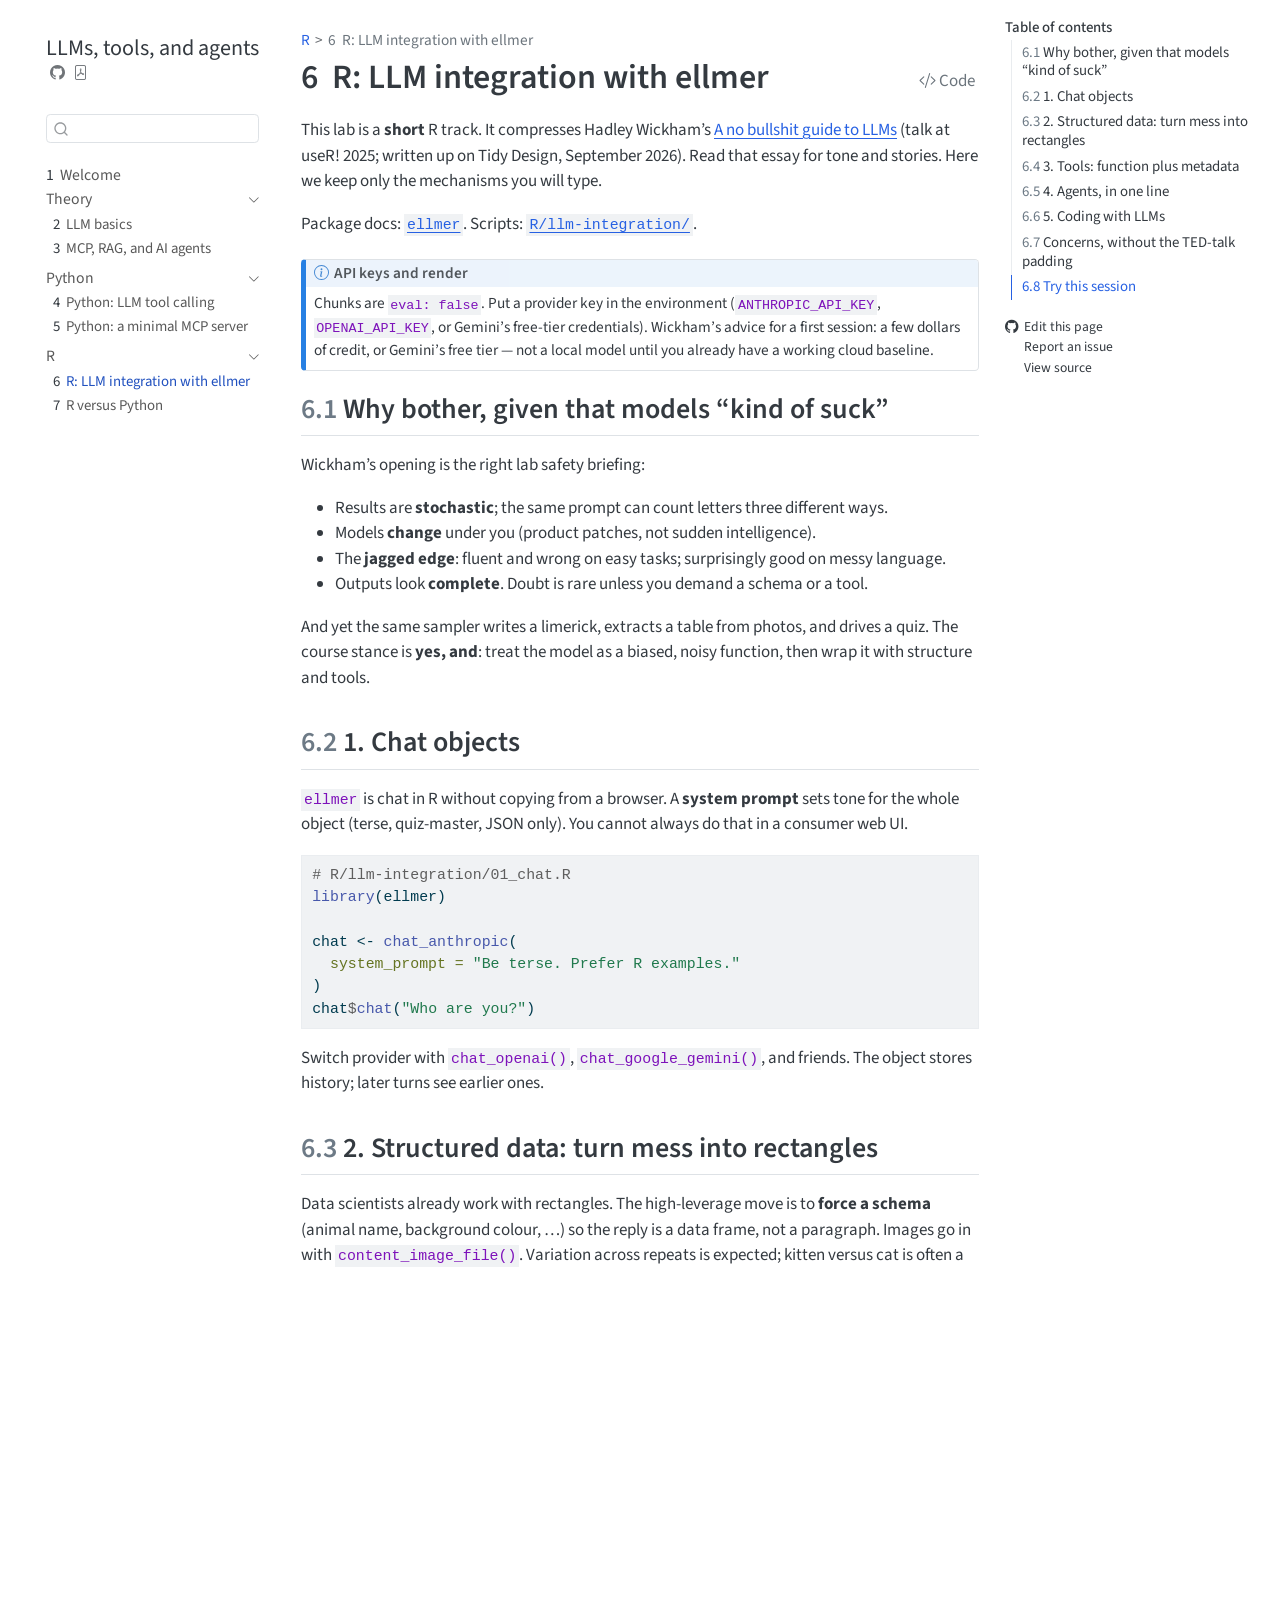
<file: R/llm-integration.html>
<!DOCTYPE html>
<html xmlns="http://www.w3.org/1999/xhtml" lang="en-GB" xml:lang="en-GB"><head>

<meta charset="utf-8">
<meta name="generator" content="quarto-1.10.18">

<meta name="viewport" content="width=device-width, initial-scale=1.0, user-scalable=yes">

<meta name="description" content="A short course: how large language models work, how RAG, MCP and agents differ, then practical implementation in R (ellmer) and Python.">

<title>6&nbsp; R: LLM integration with ellmer – LLMs, tools, and agents</title>
<style>
/* Default styles provided by pandoc.
** See https://pandoc.org/MANUAL.html#variables-for-html for config info.
*/
span.smallcaps{font-variant: small-caps;}
div.columns{display: flex; gap: 1.5em;}
div.column{flex: auto;}
@media screen {
div.columns{gap: min(4vw, 1.5em);}
div.column{overflow-x: auto;}
}
div.hanging-indent{margin-left: 1.5em; text-indent: -1.5em;}
ul.task-list{list-style: none;}
ul.task-list li input[type="checkbox"] {
  width: 0.8em;
  margin: 0 0.8em 0.2em -1em; /* quarto-specific, see https://github.com/quarto-dev/quarto-cli/issues/4556 */ 
  vertical-align: middle;
}
/* CSS for syntax highlighting */
html { -webkit-text-size-adjust: 100%; }
pre > code.sourceCode { white-space: pre; position: relative; }
pre > code.sourceCode > span { display: inline-block; line-height: 1.25; }
pre > code.sourceCode > span:empty { height: 1.2em; }
.sourceCode { overflow: visible; }
code.sourceCode > span { color: inherit; text-decoration: inherit; }
div.sourceCode { margin: 1em 0; }
pre.sourceCode { margin: 0; }
@media screen {
div.sourceCode { overflow: auto; }
}
@media print {
pre > code.sourceCode { white-space: pre-wrap; }
pre > code.sourceCode > span { text-indent: -5em; padding-left: 5em; }
}
pre.numberSource code
  { counter-reset: source-line 0; }
pre.numberSource code > span
  { position: relative; left: -4em; counter-increment: source-line; }
pre.numberSource code > span > a:first-child::before
  { content: counter(source-line);
    position: relative; left: -1em; text-align: right; vertical-align: baseline;
    border: none; display: inline-block;
    -webkit-touch-callout: none; -webkit-user-select: none;
    -khtml-user-select: none; -moz-user-select: none;
    -ms-user-select: none; user-select: none;
    padding: 0 4px; width: 4em;
  }
pre.numberSource { margin-left: 3em;  padding-left: 4px; }
div.sourceCode
  {   }
@media screen {
pre > code.sourceCode > span > a:first-child::before { text-decoration: underline; }
}
</style>


<script src="../site_libs/quarto-nav/quarto-nav.js"></script>
<script src="../site_libs/quarto-nav/headroom.min.js"></script>
<script src="../site_libs/clipboard/clipboard.min.js"></script>
<script src="../site_libs/quarto-search/autocomplete.umd.js"></script>
<script src="../site_libs/quarto-search/fuse.min.js"></script>
<script src="../site_libs/quarto-search/quarto-search.js"></script>
<meta name="quarto:offset" content="../">
<link href="../R/r-vs-python.html" rel="next">
<link href="../python/basic-mcp-server.html" rel="prev">
<script src="../site_libs/quarto-html/quarto.js" type="module"></script>
<script src="../site_libs/quarto-html/tabsets/tabsets.js" type="module"></script>
<script src="../site_libs/quarto-html/popper.min.js"></script>
<script src="../site_libs/quarto-html/tippy.umd.min.js"></script>
<script src="../site_libs/quarto-html/anchor.min.js"></script>
<link href="../site_libs/quarto-html/tippy.css" rel="stylesheet">
<link href="../site_libs/quarto-html/quarto-syntax-highlighting-64a204ab8560d761af7679ceaba22944.css" rel="stylesheet" id="quarto-text-highlighting-styles">
<script src="../site_libs/bootstrap/bootstrap.min.js"></script>
<link href="../site_libs/bootstrap/bootstrap-icons.css" rel="stylesheet">
<link href="../site_libs/bootstrap/bootstrap-84ff5906280e30c3b6b63803d4a3cc9e.min.css" rel="stylesheet" append-hash="true" id="quarto-bootstrap" data-mode="light">
<script id="quarto-search-options" type="application/json">{
  "location": "sidebar",
  "copy-button": false,
  "collapse-after": 3,
  "panel-placement": "start",
  "type": "textbox",
  "limit": 50,
  "keyboard-shortcut": [
    "f",
    "/",
    "s"
  ],
  "show-item-context": false,
  "language": {
    "search-no-results-text": "No results",
    "search-matching-documents-text": "matching documents",
    "search-copy-link-title": "Copy link to search",
    "search-hide-matches-text": "Hide additional matches",
    "search-more-match-text": "more match in this document",
    "search-more-matches-text": "more matches in this document",
    "search-clear-button-title": "Clear",
    "search-text-placeholder": "",
    "search-detached-cancel-button-title": "Cancel",
    "search-submit-button-title": "Submit",
    "search-label": "Search"
  }
}</script>
<style>html{ scroll-behavior: smooth; }</style>


<meta property="og:title" content="6&nbsp; R: LLM integration with ellmer – LLMs, tools, and agents">
<meta property="og:description" content="A short course: how large language models work, how RAG, MCP and agents differ, then practical implementation in R (ellmer) and Python.">
<meta property="og:site_name" content="LLMs, tools, and agents">
</head>

<body class="nav-sidebar floating quarto-light">

<div id="quarto-search-results"></div>
  <header id="quarto-header" class="headroom fixed-top">
  <nav class="quarto-secondary-nav">
    <div class="container-fluid d-flex">
      <button type="button" class="quarto-btn-toggle btn" data-bs-toggle="collapse" role="button" data-bs-target=".quarto-sidebar-collapse-item" aria-controls="quarto-sidebar" aria-expanded="false" aria-label="Toggle sidebar navigation" onclick="if (window.quartoToggleHeadroom) { window.quartoToggleHeadroom(); }">
        <i class="bi bi-layout-text-sidebar-reverse"></i>
      </button>
        <nav class="quarto-page-breadcrumbs" aria-label="breadcrumb"><ol class="breadcrumb"><li class="breadcrumb-item"><a href="../R/llm-integration.html">R</a></li><li class="breadcrumb-item"><a href="../R/llm-integration.html"><span class="chapter-number">6</span>&nbsp; <span class="chapter-title">R: LLM integration with ellmer</span></a></li></ol></nav>
        <a class="flex-grow-1" role="navigation" data-bs-toggle="collapse" data-bs-target=".quarto-sidebar-collapse-item" aria-controls="quarto-sidebar" aria-expanded="false" aria-label="Toggle sidebar navigation" onclick="if (window.quartoToggleHeadroom) { window.quartoToggleHeadroom(); }">      
        </a>
      <button type="button" class="btn quarto-search-button" aria-label="Search" onclick="window.quartoOpenSearch();">
        <i class="bi bi-search"></i>
      </button>
    </div>
  </nav>
</header>
<!-- content -->
<div id="quarto-content" class="quarto-container page-columns page-rows-contents page-layout-full">
<!-- sidebar -->
  <nav id="quarto-sidebar" class="sidebar collapse collapse-horizontal quarto-sidebar-collapse-item sidebar-navigation floating overflow-auto">
    <div class="pt-lg-2 mt-2 text-left sidebar-header">
    <div class="sidebar-title mb-0 py-0">
      <a href="../">LLMs, tools, and agents</a> 
        <div class="sidebar-tools-main">
    <a href="https://github.com/bastienchassagnol/Rag-llm-playground" title="Source Code" class="quarto-navigation-tool px-1" aria-label="Source Code"><i class="bi bi-github"></i></a>
    <a href="../llm-course.pdf" title="Download PDF" class="quarto-navigation-tool px-1" aria-label="Download PDF"><i class="bi bi-file-pdf"></i></a>
</div>
    </div>
      </div>
        <div class="mt-2 flex-shrink-0 align-items-center">
        <div class="sidebar-search">
        <div id="quarto-search" class="" title="Search"></div>
        </div>
        </div>
    <div class="sidebar-menu-container"> 
    <ul class="list-unstyled mt-1">
        <li class="sidebar-item">
  <div class="sidebar-item-container"> 
  <a href="../index.html" class="sidebar-item-text sidebar-link">
 <span class="menu-text"><span class="chapter-number">1</span>&nbsp; <span class="chapter-title">Welcome</span></span></a>
  </div>
</li>
        <li class="sidebar-item sidebar-item-section">
      <div class="sidebar-item-container"> 
            <a class="sidebar-item-text sidebar-link text-start" data-bs-toggle="collapse" data-bs-target="#quarto-sidebar-section-1" role="navigation" aria-expanded="true">
 <span class="menu-text">Theory</span></a>
          <a class="sidebar-item-toggle text-start" data-bs-toggle="collapse" data-bs-target="#quarto-sidebar-section-1" role="navigation" aria-expanded="true" aria-label="Toggle section">
            <i class="bi bi-chevron-right ms-2"></i>
          </a> 
      </div>
      <ul id="quarto-sidebar-section-1" class="collapse list-unstyled sidebar-section depth1 show">  
          <li class="sidebar-item">
  <div class="sidebar-item-container"> 
  <a href="../theory/llm-basics.html" class="sidebar-item-text sidebar-link">
 <span class="menu-text"><span class="chapter-number">2</span>&nbsp; <span class="chapter-title">LLM basics</span></span></a>
  </div>
</li>
          <li class="sidebar-item">
  <div class="sidebar-item-container"> 
  <a href="../theory/tools-vs-agents.html" class="sidebar-item-text sidebar-link">
 <span class="menu-text"><span class="chapter-number">3</span>&nbsp; <span class="chapter-title">MCP, RAG, and AI agents</span></span></a>
  </div>
</li>
      </ul>
  </li>
        <li class="sidebar-item sidebar-item-section">
      <div class="sidebar-item-container"> 
            <a class="sidebar-item-text sidebar-link text-start" data-bs-toggle="collapse" data-bs-target="#quarto-sidebar-section-2" role="navigation" aria-expanded="true">
 <span class="menu-text">Python</span></a>
          <a class="sidebar-item-toggle text-start" data-bs-toggle="collapse" data-bs-target="#quarto-sidebar-section-2" role="navigation" aria-expanded="true" aria-label="Toggle section">
            <i class="bi bi-chevron-right ms-2"></i>
          </a> 
      </div>
      <ul id="quarto-sidebar-section-2" class="collapse list-unstyled sidebar-section depth1 show">  
          <li class="sidebar-item">
  <div class="sidebar-item-container"> 
  <a href="../python/llm-tool-calling.html" class="sidebar-item-text sidebar-link">
 <span class="menu-text"><span class="chapter-number">4</span>&nbsp; <span class="chapter-title">Python: LLM tool calling</span></span></a>
  </div>
</li>
          <li class="sidebar-item">
  <div class="sidebar-item-container"> 
  <a href="../python/basic-mcp-server.html" class="sidebar-item-text sidebar-link">
 <span class="menu-text"><span class="chapter-number">5</span>&nbsp; <span class="chapter-title">Python: a minimal MCP server</span></span></a>
  </div>
</li>
      </ul>
  </li>
        <li class="sidebar-item sidebar-item-section">
      <div class="sidebar-item-container"> 
            <a class="sidebar-item-text sidebar-link text-start" data-bs-toggle="collapse" data-bs-target="#quarto-sidebar-section-3" role="navigation" aria-expanded="true">
 <span class="menu-text">R</span></a>
          <a class="sidebar-item-toggle text-start" data-bs-toggle="collapse" data-bs-target="#quarto-sidebar-section-3" role="navigation" aria-expanded="true" aria-label="Toggle section">
            <i class="bi bi-chevron-right ms-2"></i>
          </a> 
      </div>
      <ul id="quarto-sidebar-section-3" class="collapse list-unstyled sidebar-section depth1 show">  
          <li class="sidebar-item">
  <div class="sidebar-item-container"> 
  <a href="../R/llm-integration.html" class="sidebar-item-text sidebar-link active">
 <span class="menu-text"><span class="chapter-number">6</span>&nbsp; <span class="chapter-title">R: LLM integration with ellmer</span></span></a>
  </div>
</li>
          <li class="sidebar-item">
  <div class="sidebar-item-container"> 
  <a href="../R/r-vs-python.html" class="sidebar-item-text sidebar-link">
 <span class="menu-text"><span class="chapter-number">7</span>&nbsp; <span class="chapter-title">R versus Python</span></span></a>
  </div>
</li>
      </ul>
  </li>
    </ul>
    </div>
</nav>
<div id="quarto-sidebar-glass" class="quarto-sidebar-collapse-item" data-bs-toggle="collapse" data-bs-target=".quarto-sidebar-collapse-item"></div>
<!-- margin-sidebar -->
    <div id="quarto-margin-sidebar" class="sidebar margin-sidebar">
        <nav id="TOC" role="doc-toc" class="toc-active">
    <h2 id="toc-title">Table of contents</h2>
   
  <ul>
  <li><a href="#sec-suck" id="toc-sec-suck" class="nav-link active" data-scroll-target="#sec-suck"><span class="header-section-number">6.1</span> Why bother, given that models “kind of suck”</a></li>
  <li><a href="#sec-chat" id="toc-sec-chat" class="nav-link" data-scroll-target="#sec-chat"><span class="header-section-number">6.2</span> 1. Chat objects</a></li>
  <li><a href="#sec-structure" id="toc-sec-structure" class="nav-link" data-scroll-target="#sec-structure"><span class="header-section-number">6.3</span> 2. Structured data: turn mess into rectangles</a></li>
  <li><a href="#sec-tools" id="toc-sec-tools" class="nav-link" data-scroll-target="#sec-tools"><span class="header-section-number">6.4</span> 3. Tools: function plus metadata</a></li>
  <li><a href="#sec-ellmer-agents" id="toc-sec-ellmer-agents" class="nav-link" data-scroll-target="#sec-ellmer-agents"><span class="header-section-number">6.5</span> 4. Agents, in one line</a></li>
  <li><a href="#sec-coding" id="toc-sec-coding" class="nav-link" data-scroll-target="#sec-coding"><span class="header-section-number">6.6</span> 5. Coding with LLMs</a></li>
  <li><a href="#sec-concerns" id="toc-sec-concerns" class="nav-link" data-scroll-target="#sec-concerns"><span class="header-section-number">6.7</span> Concerns, without the TED-talk padding</a></li>
  <li><a href="#sec-try" id="toc-sec-try" class="nav-link" data-scroll-target="#sec-try"><span class="header-section-number">6.8</span> Try this session</a></li>
  </ul>
<div class="toc-actions"><ul><li><a href="https://github.com/bastienchassagnol/Rag-llm-playground/edit/main/R/llm-integration.qmd" class="toc-action"><i class="bi bi-github"></i>Edit this page</a></li><li><a href="https://github.com/bastienchassagnol/Rag-llm-playground/issues/new" class="toc-action"><i class="bi empty"></i>Report an issue</a></li><li><a href="https://github.com/bastienchassagnol/Rag-llm-playground/blob/main/R/llm-integration.qmd" class="toc-action"><i class="bi empty"></i>View source</a></li></ul></div></nav>
    </div>
<!-- main -->
<main class="content column-body" id="quarto-document-content">

<header id="title-block-header" class="quarto-title-block default"><nav class="quarto-page-breadcrumbs quarto-title-breadcrumbs d-none d-lg-block" aria-label="breadcrumb"><ol class="breadcrumb"><li class="breadcrumb-item"><a href="../R/llm-integration.html">R</a></li><li class="breadcrumb-item"><a href="../R/llm-integration.html"><span class="chapter-number">6</span>&nbsp; <span class="chapter-title">R: LLM integration with ellmer</span></a></li></ol></nav>
<div class="quarto-title">
<div class="quarto-title-block"><div><h1 class="title"><span class="chapter-number">6</span>&nbsp; <span class="chapter-title">R: LLM integration with ellmer</span></h1><button type="button" class="btn code-tools-button" id="quarto-code-tools-source"><i class="bi"></i> Code</button></div></div>
</div>



<div class="quarto-title-meta column-body">

    
  
    
  </div>
  


</header>


<p>This lab is a <strong>short</strong> R track. It compresses Hadley Wickham’s <a href="https://tidydesign.substack.com/p/a-no-bullshit-guide-to-llms">A no bullshit guide to LLMs</a> (talk at useR! 2025; written up on Tidy Design, September 2026). Read that essay for tone and stories. Here we keep only the mechanisms you will type.</p>
<p>Package docs: <a href="https://ellmer.tidyverse.org/"><code>ellmer</code></a>. Scripts: <a href="llm-integration/"><code>R/llm-integration/</code></a>.</p>
<div class="callout callout-style-default callout-note callout-titled">
<div class="callout-header d-flex align-content-center">
<div class="callout-icon-container">
<i class="callout-icon"></i>
</div>
<div class="callout-title-container flex-fill">
<span class="screen-reader-only">Note</span>API keys and render
</div>
</div>
<div class="callout-body-container callout-body">
<p>Chunks are <code>eval: false</code>. Put a provider key in the environment (<code>ANTHROPIC_API_KEY</code>, <code>OPENAI_API_KEY</code>, or Gemini’s free-tier credentials). Wickham’s advice for a first session: a few dollars of credit, or Gemini’s free tier — not a local model until you already have a working cloud baseline.</p>
</div>
</div>
<section id="sec-suck" class="level2" data-number="6.1">
<h2 data-number="6.1" class="anchored" data-anchor-id="sec-suck"><span class="header-section-number">6.1</span> Why bother, given that models “kind of suck”</h2>
<p>Wickham’s opening is the right lab safety briefing:</p>
<ul>
<li>Results are <strong>stochastic</strong>; the same prompt can count letters three different ways.</li>
<li>Models <strong>change</strong> under you (product patches, not sudden intelligence).</li>
<li>The <strong>jagged edge</strong>: fluent and wrong on easy tasks; surprisingly good on messy language.</li>
<li>Outputs look <strong>complete</strong>. Doubt is rare unless you demand a schema or a tool.</li>
</ul>
<p>And yet the same sampler writes a limerick, extracts a table from photos, and drives a quiz. The course stance is <strong>yes, and</strong>: treat the model as a biased, noisy function, then wrap it with structure and tools.</p>
</section>
<section id="sec-chat" class="level2" data-number="6.2">
<h2 data-number="6.2" class="anchored" data-anchor-id="sec-chat"><span class="header-section-number">6.2</span> 1. Chat objects</h2>
<p><code>ellmer</code> is chat in R without copying from a browser. A <strong>system prompt</strong> sets tone for the whole object (terse, quiz-master, JSON only). You cannot always do that in a consumer web UI.</p>
<div class="code-copy-outer-scaffold"><div class="sourceCode" id="cb1"><pre class="sourceCode r code-with-copy"><code class="sourceCode r"><span id="cb1-1"><a href="#cb1-1" aria-hidden="true" tabindex="-1"></a><span class="co"># R/llm-integration/01_chat.R</span></span>
<span id="cb1-2"><a href="#cb1-2" aria-hidden="true" tabindex="-1"></a><span class="fu">library</span>(ellmer)</span>
<span id="cb1-3"><a href="#cb1-3" aria-hidden="true" tabindex="-1"></a></span>
<span id="cb1-4"><a href="#cb1-4" aria-hidden="true" tabindex="-1"></a>chat <span class="ot">&lt;-</span> <span class="fu">chat_anthropic</span>(</span>
<span id="cb1-5"><a href="#cb1-5" aria-hidden="true" tabindex="-1"></a>  <span class="at">system_prompt =</span> <span class="st">"Be terse. Prefer R examples."</span></span>
<span id="cb1-6"><a href="#cb1-6" aria-hidden="true" tabindex="-1"></a>)</span>
<span id="cb1-7"><a href="#cb1-7" aria-hidden="true" tabindex="-1"></a>chat<span class="sc">$</span><span class="fu">chat</span>(<span class="st">"Who are you?"</span>)</span></code></pre></div><button title="Copy to Clipboard" class="code-copy-button"><i class="bi"></i></button></div>
<p>Switch provider with <code>chat_openai()</code>, <code>chat_google_gemini()</code>, and friends. The object stores history; later turns see earlier ones.</p>
</section>
<section id="sec-structure" class="level2" data-number="6.3">
<h2 data-number="6.3" class="anchored" data-anchor-id="sec-structure"><span class="header-section-number">6.3</span> 2. Structured data: turn mess into rectangles</h2>
<p>Data scientists already work with rectangles. The high-leverage move is to <strong>force a schema</strong> (animal name, background colour, …) so the reply is a data frame, not a paragraph. Images go in with <code>content_image_file()</code>. Variation across repeats is expected; kitten versus cat is often a labelling problem, not a bug.</p>
<p>Once you have a table, ordinary statistics apply: measurement error is assumed, not a scandal. For systematic checks, Wickham points to Simon Couch’s <a href="https://vitals.tidyverse.org/"><code>vitals</code></a> package (evals, in the LLM sense).</p>
<div class="code-copy-outer-scaffold"><div class="sourceCode" id="cb2"><pre class="sourceCode r code-with-copy"><code class="sourceCode r"><span id="cb2-1"><a href="#cb2-1" aria-hidden="true" tabindex="-1"></a><span class="co"># Sketch — check current ellmer helpers before class</span></span>
<span id="cb2-2"><a href="#cb2-2" aria-hidden="true" tabindex="-1"></a><span class="co"># (APIs move; see https://ellmer.tidyverse.org/)</span></span>
<span id="cb2-3"><a href="#cb2-3" aria-hidden="true" tabindex="-1"></a>chat <span class="ot">&lt;-</span> <span class="fu">chat_anthropic</span>()</span>
<span id="cb2-4"><a href="#cb2-4" aria-hidden="true" tabindex="-1"></a><span class="co"># chat$chat_structured(</span></span>
<span id="cb2-5"><a href="#cb2-5" aria-hidden="true" tabindex="-1"></a><span class="co">#   content_image_file("animals/kitten.jpg"),</span></span>
<span id="cb2-6"><a href="#cb2-6" aria-hidden="true" tabindex="-1"></a><span class="co">#   type = type_object(</span></span>
<span id="cb2-7"><a href="#cb2-7" aria-hidden="true" tabindex="-1"></a><span class="co">#     animal = type_string("Common name of the animal."),</span></span>
<span id="cb2-8"><a href="#cb2-8" aria-hidden="true" tabindex="-1"></a><span class="co">#     background = type_string("Dominant background colour.")</span></span>
<span id="cb2-9"><a href="#cb2-9" aria-hidden="true" tabindex="-1"></a><span class="co">#   )</span></span>
<span id="cb2-10"><a href="#cb2-10" aria-hidden="true" tabindex="-1"></a><span class="co"># )</span></span></code></pre></div><button title="Copy to Clipboard" class="code-copy-button"><i class="bi"></i></button></div>
</section>
<section id="sec-tools" class="level2" data-number="6.4">
<h2 data-number="6.4" class="anchored" data-anchor-id="sec-tools"><span class="header-section-number">6.4</span> 3. Tools: function plus metadata</h2>
<p>The model has no clock and must not invent one. A <strong>tool</strong> is an R function plus a description (and argument types). The provider never runs R on its servers: it returns “please call <code>today</code>”; <code>ellmer</code> runs <code>Sys.Date()</code> on <strong>your</strong> machine and sends the string back.</p>
<div class="code-copy-outer-scaffold"><div class="sourceCode" id="cb3"><pre class="sourceCode r code-with-copy"><code class="sourceCode r"><span id="cb3-1"><a href="#cb3-1" aria-hidden="true" tabindex="-1"></a><span class="co"># R/llm-integration/02_tools.R</span></span>
<span id="cb3-2"><a href="#cb3-2" aria-hidden="true" tabindex="-1"></a><span class="fu">library</span>(ellmer)</span>
<span id="cb3-3"><a href="#cb3-3" aria-hidden="true" tabindex="-1"></a></span>
<span id="cb3-4"><a href="#cb3-4" aria-hidden="true" tabindex="-1"></a>chat <span class="ot">&lt;-</span> <span class="fu">chat_anthropic</span>()</span>
<span id="cb3-5"><a href="#cb3-5" aria-hidden="true" tabindex="-1"></a>chat<span class="sc">$</span><span class="fu">register_tool</span>(<span class="fu">tool</span>(</span>
<span id="cb3-6"><a href="#cb3-6" aria-hidden="true" tabindex="-1"></a>  <span class="at">fun =</span> \( ) <span class="fu">as.character</span>(<span class="fu">Sys.Date</span>()),</span>
<span id="cb3-7"><a href="#cb3-7" aria-hidden="true" tabindex="-1"></a>  <span class="at">name =</span> <span class="st">"today"</span>,</span>
<span id="cb3-8"><a href="#cb3-8" aria-hidden="true" tabindex="-1"></a>  <span class="at">description =</span> <span class="st">"Return today's date (ISO)."</span></span>
<span id="cb3-9"><a href="#cb3-9" aria-hidden="true" tabindex="-1"></a>))</span>
<span id="cb3-10"><a href="#cb3-10" aria-hidden="true" tabindex="-1"></a>chat<span class="sc">$</span><span class="fu">register_tool</span>(<span class="fu">tool</span>(</span>
<span id="cb3-11"><a href="#cb3-11" aria-hidden="true" tabindex="-1"></a>  <span class="at">fun =</span> \(a, b) a <span class="sc">*</span> b,</span>
<span id="cb3-12"><a href="#cb3-12" aria-hidden="true" tabindex="-1"></a>  <span class="at">name =</span> <span class="st">"multiply"</span>,</span>
<span id="cb3-13"><a href="#cb3-13" aria-hidden="true" tabindex="-1"></a>  <span class="at">description =</span> <span class="st">"Multiply two numbers exactly."</span>,</span>
<span id="cb3-14"><a href="#cb3-14" aria-hidden="true" tabindex="-1"></a>  <span class="at">arguments =</span> <span class="fu">list</span>(</span>
<span id="cb3-15"><a href="#cb3-15" aria-hidden="true" tabindex="-1"></a>    <span class="at">a =</span> <span class="fu">type_number</span>(),</span>
<span id="cb3-16"><a href="#cb3-16" aria-hidden="true" tabindex="-1"></a>    <span class="at">b =</span> <span class="fu">type_number</span>()</span>
<span id="cb3-17"><a href="#cb3-17" aria-hidden="true" tabindex="-1"></a>  )</span>
<span id="cb3-18"><a href="#cb3-18" aria-hidden="true" tabindex="-1"></a>))</span>
<span id="cb3-19"><a href="#cb3-19" aria-hidden="true" tabindex="-1"></a>chat<span class="sc">$</span><span class="fu">chat</span>(<span class="st">"What day is it? What is 384729 * 918273?"</span>)</span></code></pre></div><button title="Copy to Clipboard" class="code-copy-button"><i class="bi"></i></button></div>
<p>That is the same round trip as <a href="../python/llm-tool-calling.html">Python tool calling</a>.</p>
</section>
<section id="sec-ellmer-agents" class="level2" data-number="6.5">
<h2 data-number="6.5" class="anchored" data-anchor-id="sec-ellmer-agents"><span class="header-section-number">6.5</span> 4. Agents, in one line</h2>
<p>Wickham: <strong>agent = chatbot + a read tool + a write tool</strong>. <code>list.files()</code> plus <code>file.remove()</code> is enough to delete every CSV in the working directory after the model <em>looks</em>. That is the demonstration and the warning. Guardrails today are thin (“YOLO”). Do not register destructive tools on a shared project folder.</p>
<p>The theory chapter (<a href="../theory/tools-vs-agents.html">MCP, RAG, and agents</a>) places this loop next to MCP and RAG so it is not confused with “chat that retrieves PDFs”.</p>
</section>
<section id="sec-coding" class="level2" data-number="6.6">
<h2 data-number="6.6" class="anchored" data-anchor-id="sec-coding"><span class="header-section-number">6.6</span> 5. Coding with LLMs</h2>
<p>Four product shapes, increasing in coupling:</p>
<ol type="1">
<li>Web chat (copy-paste; goes stale like Excel → Word).</li>
<li>Inline autocomplete (skill: ignore the bad completions).</li>
<li>In-IDE chat (same model, more file context).</li>
<li><strong>Agentic coding</strong> (Cursor, Claude Code, …): write, test, iterate.</li>
</ol>
<p>Two <strong>clear wins</strong> Wickham emphasises — keep these as lab exercises:</p>
<ul>
<li><strong>Translation</strong> when the spec is already complete: <code>curl</code> → <code>httr2</code>, SQL → <code>dplyr</code>, LaTeX → Quarto, a UI sketch → a Shiny first draft. Iterate when the first draft is wrong (his penguins app).</li>
<li><strong>Lower activation energy</strong>: a bad first draft you are willing to fix; a four-year <code>testthat</code> issue you finally throw an agent at; a domain you do not know yet. Claude’s line, quoted in the essay: models make the cost of <em>trying</em> low enough that you attempt work you would otherwise postpone.</li>
</ul>
</section>
<section id="sec-concerns" class="level2" data-number="6.7">
<h2 data-number="6.7" class="anchored" data-anchor-id="sec-concerns"><span class="header-section-number">6.7</span> Concerns, without the TED-talk padding</h2>
<p>From the same essay, stripped to lab policy:</p>
<ul>
<li><strong>Access:</strong> start with a small API budget or Gemini’s free tier.</li>
<li><strong>Environment:</strong> individual chat queries are tiny next to a flight; still do not run idle agent loops for fun.</li>
<li><strong>Privacy:</strong> do not paste confidential patient or unpublished data into a consumer endpoint. Institutions already negotiate cloud contracts; you personally may not have those terms.</li>
<li><strong>Power:</strong> the essay’s “evil billionaires” aside is political, not a package API. For the course: know who hosts the weights and what they log.</li>
</ul>
<p>Wickham’s closer is the course closer too: one small experiment beats doomscrolling. Models are not about to replace a working statistician who can specify a schema, read a residual plot, and refuse a bad tool.</p>
</section>
<section id="sec-try" class="level2" data-number="6.8">
<h2 data-number="6.8" class="anchored" data-anchor-id="sec-try"><span class="header-section-number">6.8</span> Try this session</h2>
<ol type="1">
<li><code>chat$chat()</code> with a terse system prompt.</li>
<li>Register <code>today</code> and <code>multiply</code>; ask a combined question.</li>
<li>Optional: structured extraction on two images; bind rows; notice disagreement.</li>
<li>Do <strong>not</strong> register <code>rm</code> unless you are in a throwaway temp directory (<code>withr::local_tempdir()</code>).</li>
</ol>


<!-- -->

</section>

</main> <!-- /main -->
<script id="quarto-html-after-body" type="application/javascript">
  window.document.addEventListener("DOMContentLoaded", function (event) {
    const icon = "";
    const anchorJS = new window.AnchorJS();
    anchorJS.options = {
      placement: 'right',
      icon: icon
    };
    anchorJS.add('.anchored');
    const isCodeAnnotation = (el) => {
      for (const clz of el.classList) {
        if (clz.startsWith('code-annotation-')) {                     
          return true;
        }
      }
      return false;
    }
    const onCopySuccess = function(e) {
      // button target
      const button = e.trigger;
      // don't keep focus
      button.blur();
      // flash "checked"
      button.classList.add('code-copy-button-checked');
      var currentTitle = button.getAttribute("title");
      button.setAttribute("title", "Copied!");
      let tooltip;
      if (window.bootstrap) {
        button.setAttribute("data-bs-toggle", "tooltip");
        button.setAttribute("data-bs-placement", "left");
        button.setAttribute("data-bs-title", "Copied!");
        tooltip = new bootstrap.Tooltip(button, 
          { trigger: "manual", 
            customClass: "code-copy-button-tooltip",
            offset: [0, -8]});
        tooltip.show();    
      }
      setTimeout(function() {
        if (tooltip) {
          tooltip.hide();
          button.removeAttribute("data-bs-title");
          button.removeAttribute("data-bs-toggle");
          button.removeAttribute("data-bs-placement");
        }
        button.setAttribute("title", currentTitle);
        button.classList.remove('code-copy-button-checked');
      }, 1000);
      // clear code selection
      e.clearSelection();
    }
    const getTextToCopy = function(trigger) {
      const outerScaffold = trigger.parentElement.cloneNode(true);
      const codeEl = outerScaffold.querySelector('code');
      for (const childEl of codeEl.children) {
        if (isCodeAnnotation(childEl)) {
          childEl.remove();
        }
      }
      return codeEl.innerText;
    }
    const clipboard = new window.ClipboardJS('.code-copy-button:not([data-in-quarto-modal])', {
      text: getTextToCopy
    });
    clipboard.on('success', onCopySuccess);
    if (window.document.getElementById('quarto-embedded-source-code-modal')) {
      const clipboardModal = new window.ClipboardJS('.code-copy-button[data-in-quarto-modal]', {
        text: getTextToCopy,
        container: window.document.getElementById('quarto-embedded-source-code-modal')
      });
      clipboardModal.on('success', onCopySuccess);
    }
    const viewSource = window.document.getElementById('quarto-view-source') ||
                       window.document.getElementById('quarto-code-tools-source');
    if (viewSource) {
      const sourceUrl = viewSource.getAttribute("data-quarto-source-url");
      viewSource.addEventListener("click", function(e) {
        if (sourceUrl) {
          // rstudio viewer pane
          if (/\bcapabilities=\b/.test(window.location)) {
            window.open(sourceUrl);
          } else {
            window.location.href = sourceUrl;
          }
        } else {
          const modal = new bootstrap.Modal(document.getElementById('quarto-embedded-source-code-modal'));
          modal.show();
        }
        return false;
      });
    }
    function toggleCodeHandler(show) {
      return function(e) {
        const cellDetails = window.document.querySelectorAll(".cell details.code-fold");
        for (let i=0; i<cellDetails.length; i++) {
          const details = cellDetails[i];
          if (show) {
            details.open = true;
          } else {
            details.removeAttribute("open");
          }
        }
        const cellCodeDivs = window.document.querySelectorAll(".cell div.sourceCode.cell-code");
        const fromCls = show ? "hidden" : "unhidden";
        const toCls = show ? "unhidden" : "hidden";
        for (let i=0; i<cellCodeDivs.length; i++) {
          const codeDiv = cellCodeDivs[i];
          if (codeDiv.classList.contains(fromCls)) {
            codeDiv.classList.remove(fromCls);
            codeDiv.classList.add(toCls);
          } 
        }
        return false;
      }
    }
    const hideAllCode = window.document.getElementById("quarto-hide-all-code");
    if (hideAllCode) {
      hideAllCode.addEventListener("click", toggleCodeHandler(false));
    }
    const showAllCode = window.document.getElementById("quarto-show-all-code");
    if (showAllCode) {
      showAllCode.addEventListener("click", toggleCodeHandler(true));
    }
      var localhostRegex = new RegExp(/^(?:http|https):\/\/localhost\:?[0-9]*\//);
      var mailtoRegex = new RegExp(/^mailto:/);
        var filterRegex = new RegExp("https:\/\/bastienchassagnol\.github\.io\/Rag-llm-playground\/");
      var isInternal = (href) => {
          return filterRegex.test(href) || localhostRegex.test(href) || mailtoRegex.test(href);
      }
      // Inspect non-navigation links and adorn them if external
     var links = window.document.querySelectorAll('a[href]:not(.nav-link):not(.navbar-brand):not(.toc-action):not(.sidebar-link):not(.sidebar-item-toggle):not(.pagination-link):not(.no-external):not([aria-hidden]):not(.dropdown-item):not(.quarto-navigation-tool):not(.about-link)');
      for (var i=0; i<links.length; i++) {
        const link = links[i];
        if (!isInternal(link.href)) {
          // undo the damage that might have been done by quarto-nav.js in the case of
          // links that we want to consider external
          if (link.dataset.originalHref !== undefined) {
            link.href = link.dataset.originalHref;
          }
        }
      }
    function tippyHover(el, contentFn, onTriggerFn, onUntriggerFn) {
      const config = {
        allowHTML: true,
        maxWidth: 500,
        delay: 100,
        arrow: false,
        appendTo: function(el) {
            return el.parentElement;
        },
        interactive: true,
        interactiveBorder: 10,
        theme: 'quarto',
        placement: 'bottom-start',
      };
      if (contentFn) {
        config.content = contentFn;
      }
      if (onTriggerFn) {
        config.onTrigger = onTriggerFn;
      }
      if (onUntriggerFn) {
        config.onUntrigger = onUntriggerFn;
      }
      window.tippy(el, config); 
    }
    const noterefs = window.document.querySelectorAll('a[role="doc-noteref"]');
    for (var i=0; i<noterefs.length; i++) {
      const ref = noterefs[i];
      tippyHover(ref, function() {
        // use id or data attribute instead here
        let href = ref.getAttribute('data-footnote-href') || ref.getAttribute('href');
        try { href = new URL(href).hash; } catch {}
        const id = href.replace(/^#\/?/, "");
        const note = window.document.getElementById(id);
        if (note) {
          return note.innerHTML;
        } else {
          return "";
        }
      });
    }
    const xrefs = window.document.querySelectorAll('a.quarto-xref');
    const processXRef = (id, note) => {
      // Strip column container classes
      const stripColumnClz = (el) => {
        el.classList.remove("page-full", "page-columns");
        if (el.children) {
          for (const child of el.children) {
            stripColumnClz(child);
          }
        }
      }
      stripColumnClz(note)
      if (id === null || id.startsWith('sec-')) {
        // Special case sections, only their first couple elements
        const container = document.createElement("div");
        if (note.children && note.children.length > 2) {
          container.appendChild(note.children[0].cloneNode(true));
          for (let i = 1; i < note.children.length; i++) {
            const child = note.children[i];
            if (child.tagName === "P" && child.innerText === "") {
              continue;
            } else {
              container.appendChild(child.cloneNode(true));
              break;
            }
          }
          if (window.Quarto?.typesetMath) {
            window.Quarto.typesetMath(container);
          }
          return container.innerHTML
        } else {
          if (window.Quarto?.typesetMath) {
            window.Quarto.typesetMath(note);
          }
          return note.innerHTML;
        }
      } else {
        // Remove any anchor links if they are present
        const anchorLink = note.querySelector('a.anchorjs-link');
        if (anchorLink) {
          anchorLink.remove();
        }
        if (window.Quarto?.typesetMath) {
          window.Quarto.typesetMath(note);
        }
        if (note.classList.contains("callout")) {
          return note.outerHTML;
        } else {
          return note.innerHTML;
        }
      }
    }
    for (var i=0; i<xrefs.length; i++) {
      const xref = xrefs[i];
      tippyHover(xref, undefined, function(instance) {
        instance.disable();
        let url = xref.getAttribute('href');
        let hash = undefined; 
        if (url.startsWith('#')) {
          hash = url;
        } else {
          try { hash = new URL(url).hash; } catch {}
        }
        if (hash) {
          const id = hash.replace(/^#\/?/, "");
          const note = window.document.getElementById(id);
          if (note !== null) {
            try {
              const html = processXRef(id, note.cloneNode(true));
              instance.setContent(html);
            } finally {
              instance.enable();
              instance.show();
            }
          } else {
            // See if we can fetch this
            fetch(url.split('#')[0])
            .then(res => res.text())
            .then(html => {
              const parser = new DOMParser();
              const htmlDoc = parser.parseFromString(html, "text/html");
              const note = htmlDoc.getElementById(id);
              if (note !== null) {
                const html = processXRef(id, note);
                instance.setContent(html);
              } 
            }).finally(() => {
              instance.enable();
              instance.show();
            });
          }
        } else {
          // See if we can fetch a full url (with no hash to target)
          // This is a special case and we should probably do some content thinning / targeting
          fetch(url)
          .then(res => res.text())
          .then(html => {
            const parser = new DOMParser();
            const htmlDoc = parser.parseFromString(html, "text/html");
            const note = htmlDoc.querySelector('main.content');
            if (note !== null) {
              // This should only happen for chapter cross references
              // (since there is no id in the URL)
              // remove the first header
              if (note.children.length > 0 && note.children[0].tagName === "HEADER") {
                note.children[0].remove();
              }
              const html = processXRef(null, note);
              instance.setContent(html);
            } 
          }).finally(() => {
            instance.enable();
            instance.show();
          });
        }
      }, function(instance) {
      });
    }
        let selectedAnnoteEl;
        const selectorForAnnotation = ( cell, annotation) => {
          let cellAttr = 'data-code-cell="' + cell + '"';
          let lineAttr = 'data-code-annotation="' +  annotation + '"';
          const selector = 'span[' + cellAttr + '][' + lineAttr + ']';
          return selector;
        }
        const selectCodeLines = (annoteEl) => {
          const doc = window.document;
          const targetCell = annoteEl.getAttribute("data-target-cell");
          const targetAnnotation = annoteEl.getAttribute("data-target-annotation");
          const annoteSpan = window.document.querySelector(selectorForAnnotation(targetCell, targetAnnotation));
          const lines = annoteSpan.getAttribute("data-code-lines").split(",");
          const lineIds = lines.map((line) => {
            return targetCell + "-" + line;
          })
          let top = null;
          let height = null;
          let parent = null;
          if (lineIds.length > 0) {
              //compute the position of the single el (top and bottom and make a div)
              const el = window.document.getElementById(lineIds[0]);
              top = el.offsetTop;
              height = el.offsetHeight;
              parent = el.parentElement.parentElement;
            if (lineIds.length > 1) {
              const lastEl = window.document.getElementById(lineIds[lineIds.length - 1]);
              const bottom = lastEl.offsetTop + lastEl.offsetHeight;
              height = bottom - top;
            }
            if (top !== null && height !== null && parent !== null) {
              // cook up a div (if necessary) and position it 
              let div = window.document.getElementById("code-annotation-line-highlight");
              if (div === null) {
                div = window.document.createElement("div");
                div.setAttribute("id", "code-annotation-line-highlight");
                div.style.position = 'absolute';
                parent.appendChild(div);
              }
              div.style.top = top - 2 + "px";
              div.style.height = height + 4 + "px";
              div.style.left = 0;
              let gutterDiv = window.document.getElementById("code-annotation-line-highlight-gutter");
              if (gutterDiv === null) {
                gutterDiv = window.document.createElement("div");
                gutterDiv.setAttribute("id", "code-annotation-line-highlight-gutter");
                gutterDiv.style.position = 'absolute';
                const codeCell = window.document.getElementById(targetCell);
                const gutter = codeCell.querySelector('.code-annotation-gutter');
                gutter.appendChild(gutterDiv);
              }
              gutterDiv.style.top = top - 2 + "px";
              gutterDiv.style.height = height + 4 + "px";
            }
            selectedAnnoteEl = annoteEl;
          }
        };
        const unselectCodeLines = () => {
          const elementsIds = ["code-annotation-line-highlight", "code-annotation-line-highlight-gutter"];
          elementsIds.forEach((elId) => {
            const div = window.document.getElementById(elId);
            if (div) {
              div.remove();
            }
          });
          selectedAnnoteEl = undefined;
        };
          // Handle positioning of the toggle
      window.addEventListener(
        "resize",
        throttle(() => {
          elRect = undefined;
          if (selectedAnnoteEl) {
            selectCodeLines(selectedAnnoteEl);
          }
        }, 10)
      );
      function throttle(fn, ms) {
      let throttle = false;
      let timer;
        return (...args) => {
          if(!throttle) { // first call gets through
              fn.apply(this, args);
              throttle = true;
          } else { // all the others get throttled
              if(timer) clearTimeout(timer); // cancel #2
              timer = setTimeout(() => {
                fn.apply(this, args);
                timer = throttle = false;
              }, ms);
          }
        };
      }
        // Attach click handler to the DT
        const annoteDls = window.document.querySelectorAll('dt[data-target-cell]');
        for (const annoteDlNode of annoteDls) {
          annoteDlNode.addEventListener('click', (event) => {
            const clickedEl = event.target;
            if (clickedEl !== selectedAnnoteEl) {
              unselectCodeLines();
              const activeEl = window.document.querySelector('dt[data-target-cell].code-annotation-active');
              if (activeEl) {
                activeEl.classList.remove('code-annotation-active');
              }
              selectCodeLines(clickedEl);
              clickedEl.classList.add('code-annotation-active');
            } else {
              // Unselect the line
              unselectCodeLines();
              clickedEl.classList.remove('code-annotation-active');
            }
          });
        }
    const findCites = (el) => {
      const parentEl = el.parentElement;
      if (parentEl) {
        const cites = parentEl.dataset.cites;
        if (cites) {
          return {
            el,
            cites: cites.split(' ')
          };
        } else {
          return findCites(el.parentElement)
        }
      } else {
        return undefined;
      }
    };
    var bibliorefs = window.document.querySelectorAll('a[role="doc-biblioref"]');
    for (var i=0; i<bibliorefs.length; i++) {
      const ref = bibliorefs[i];
      const citeInfo = findCites(ref);
      if (citeInfo) {
        tippyHover(citeInfo.el, function() {
          var popup = window.document.createElement('div');
          citeInfo.cites.forEach(function(cite) {
            var citeDiv = window.document.createElement('div');
            citeDiv.classList.add('hanging-indent');
            citeDiv.classList.add('csl-entry');
            var biblioDiv = window.document.getElementById('ref-' + cite);
            if (biblioDiv) {
              citeDiv.innerHTML = biblioDiv.innerHTML;
            }
            popup.appendChild(citeDiv);
          });
          return popup.innerHTML;
        });
      }
    }
  });
  </script>
<nav class="page-navigation column-body">
  <div class="nav-page nav-page-previous">
      <a href="../python/basic-mcp-server.html" class="pagination-link" aria-label="Python: a minimal MCP server">
        <i class="bi bi-arrow-left-short"></i> <span class="nav-page-text"><span class="chapter-number">5</span>&nbsp; <span class="chapter-title">Python: a minimal MCP server</span></span>
      </a>          
  </div>
  <div class="nav-page nav-page-next">
      <a href="../R/r-vs-python.html" class="pagination-link" aria-label="R versus Python">
        <span class="nav-page-text"><span class="chapter-number">7</span>&nbsp; <span class="chapter-title">R versus Python</span></span> <i class="bi bi-arrow-right-short"></i>
      </a>
  </div>
</nav><div class="modal fade" id="quarto-embedded-source-code-modal" tabindex="-1" aria-labelledby="quarto-embedded-source-code-modal-label" aria-hidden="true"><div class="modal-dialog modal-dialog-scrollable"><div class="modal-content"><div class="modal-header"><h5 class="modal-title" id="quarto-embedded-source-code-modal-label">Source Code</h5><button class="btn-close" data-bs-dismiss="modal"></button></div><div class="modal-body"><div class="">
<div class="code-copy-outer-scaffold"><div class="sourceCode" id="cb4" data-shortcodes="false"><pre class="sourceCode markdown code-with-copy"><code class="sourceCode markdown"><span id="cb4-1"><a href="#cb4-1" aria-hidden="true" tabindex="-1"></a><span class="co">---</span></span>
<span id="cb4-2"><a href="#cb4-2" aria-hidden="true" tabindex="-1"></a><span class="an">title:</span><span class="co"> "R: LLM integration with ellmer"</span></span>
<span id="cb4-3"><a href="#cb4-3" aria-hidden="true" tabindex="-1"></a><span class="co">---</span></span>
<span id="cb4-4"><a href="#cb4-4" aria-hidden="true" tabindex="-1"></a></span>
<span id="cb4-5"><a href="#cb4-5" aria-hidden="true" tabindex="-1"></a>This lab is a **short** R track. It compresses Hadley Wickham's</span>
<span id="cb4-6"><a href="#cb4-6" aria-hidden="true" tabindex="-1"></a><span class="co">[</span><span class="ot">A no bullshit guide to LLMs</span><span class="co">](https://tidydesign.substack.com/p/a-no-bullshit-guide-to-llms)</span></span>
<span id="cb4-7"><a href="#cb4-7" aria-hidden="true" tabindex="-1"></a>(talk at useR! 2025; written up on Tidy Design, September 2026).</span>
<span id="cb4-8"><a href="#cb4-8" aria-hidden="true" tabindex="-1"></a>Read that essay for tone and stories. Here we keep only the</span>
<span id="cb4-9"><a href="#cb4-9" aria-hidden="true" tabindex="-1"></a>mechanisms you will type.</span>
<span id="cb4-10"><a href="#cb4-10" aria-hidden="true" tabindex="-1"></a></span>
<span id="cb4-11"><a href="#cb4-11" aria-hidden="true" tabindex="-1"></a>Package docs: <span class="co">[</span><span class="ot">`ellmer`</span><span class="co">](https://ellmer.tidyverse.org/)</span>. Scripts:</span>
<span id="cb4-12"><a href="#cb4-12" aria-hidden="true" tabindex="-1"></a><span class="co">[</span><span class="ot">`R/llm-integration/`</span><span class="co">](llm-integration/)</span>.</span>
<span id="cb4-13"><a href="#cb4-13" aria-hidden="true" tabindex="-1"></a></span>
<span id="cb4-14"><a href="#cb4-14" aria-hidden="true" tabindex="-1"></a>::: {.callout-note}</span>
<span id="cb4-15"><a href="#cb4-15" aria-hidden="true" tabindex="-1"></a><span class="fu">## API keys and render</span></span>
<span id="cb4-16"><a href="#cb4-16" aria-hidden="true" tabindex="-1"></a></span>
<span id="cb4-17"><a href="#cb4-17" aria-hidden="true" tabindex="-1"></a>Chunks are <span class="in">`eval: false`</span>. Put a provider key in the environment</span>
<span id="cb4-18"><a href="#cb4-18" aria-hidden="true" tabindex="-1"></a>(<span class="in">`ANTHROPIC_API_KEY`</span>, <span class="in">`OPENAI_API_KEY`</span>, or Gemini's free-tier</span>
<span id="cb4-19"><a href="#cb4-19" aria-hidden="true" tabindex="-1"></a>credentials). Wickham's advice for a first session: a few dollars of</span>
<span id="cb4-20"><a href="#cb4-20" aria-hidden="true" tabindex="-1"></a>credit, or Gemini's free tier — not a local model until you already</span>
<span id="cb4-21"><a href="#cb4-21" aria-hidden="true" tabindex="-1"></a>have a working cloud baseline.</span>
<span id="cb4-22"><a href="#cb4-22" aria-hidden="true" tabindex="-1"></a>:::</span>
<span id="cb4-23"><a href="#cb4-23" aria-hidden="true" tabindex="-1"></a></span>
<span id="cb4-24"><a href="#cb4-24" aria-hidden="true" tabindex="-1"></a><span class="fu">## Why bother, given that models "kind of suck" {#sec-suck}</span></span>
<span id="cb4-25"><a href="#cb4-25" aria-hidden="true" tabindex="-1"></a></span>
<span id="cb4-26"><a href="#cb4-26" aria-hidden="true" tabindex="-1"></a>Wickham's opening is the right lab safety briefing:</span>
<span id="cb4-27"><a href="#cb4-27" aria-hidden="true" tabindex="-1"></a></span>
<span id="cb4-28"><a href="#cb4-28" aria-hidden="true" tabindex="-1"></a><span class="ss">- </span>Results are **stochastic**; the same prompt can count letters</span>
<span id="cb4-29"><a href="#cb4-29" aria-hidden="true" tabindex="-1"></a>  three different ways.</span>
<span id="cb4-30"><a href="#cb4-30" aria-hidden="true" tabindex="-1"></a><span class="ss">- </span>Models **change** under you (product patches, not sudden</span>
<span id="cb4-31"><a href="#cb4-31" aria-hidden="true" tabindex="-1"></a>  intelligence).</span>
<span id="cb4-32"><a href="#cb4-32" aria-hidden="true" tabindex="-1"></a><span class="ss">- </span>The **jagged edge**: fluent and wrong on easy tasks; surprisingly</span>
<span id="cb4-33"><a href="#cb4-33" aria-hidden="true" tabindex="-1"></a>  good on messy language.</span>
<span id="cb4-34"><a href="#cb4-34" aria-hidden="true" tabindex="-1"></a><span class="ss">- </span>Outputs look **complete**. Doubt is rare unless you demand a</span>
<span id="cb4-35"><a href="#cb4-35" aria-hidden="true" tabindex="-1"></a>  schema or a tool.</span>
<span id="cb4-36"><a href="#cb4-36" aria-hidden="true" tabindex="-1"></a></span>
<span id="cb4-37"><a href="#cb4-37" aria-hidden="true" tabindex="-1"></a>And yet the same sampler writes a limerick, extracts a table from</span>
<span id="cb4-38"><a href="#cb4-38" aria-hidden="true" tabindex="-1"></a>photos, and drives a quiz. The course stance is **yes, and**: treat</span>
<span id="cb4-39"><a href="#cb4-39" aria-hidden="true" tabindex="-1"></a>the model as a biased, noisy function, then wrap it with structure</span>
<span id="cb4-40"><a href="#cb4-40" aria-hidden="true" tabindex="-1"></a>and tools.</span>
<span id="cb4-41"><a href="#cb4-41" aria-hidden="true" tabindex="-1"></a></span>
<span id="cb4-42"><a href="#cb4-42" aria-hidden="true" tabindex="-1"></a><span class="fu">## 1. Chat objects {#sec-chat}</span></span>
<span id="cb4-43"><a href="#cb4-43" aria-hidden="true" tabindex="-1"></a></span>
<span id="cb4-44"><a href="#cb4-44" aria-hidden="true" tabindex="-1"></a><span class="in">`ellmer`</span> is chat in R without copying from a browser. A **system</span>
<span id="cb4-45"><a href="#cb4-45" aria-hidden="true" tabindex="-1"></a>prompt** sets tone for the whole object (terse, quiz-master, JSON</span>
<span id="cb4-46"><a href="#cb4-46" aria-hidden="true" tabindex="-1"></a>only). You cannot always do that in a consumer web UI.</span>
<span id="cb4-47"><a href="#cb4-47" aria-hidden="true" tabindex="-1"></a></span>
<span id="cb4-48"><a href="#cb4-48" aria-hidden="true" tabindex="-1"></a><span class="in">```r</span></span>
<span id="cb4-49"><a href="#cb4-49" aria-hidden="true" tabindex="-1"></a><span class="co"># R/llm-integration/01_chat.R</span></span>
<span id="cb4-50"><a href="#cb4-50" aria-hidden="true" tabindex="-1"></a><span class="fu">library</span>(ellmer)</span>
<span id="cb4-51"><a href="#cb4-51" aria-hidden="true" tabindex="-1"></a></span>
<span id="cb4-52"><a href="#cb4-52" aria-hidden="true" tabindex="-1"></a>chat <span class="ot">&lt;-</span> <span class="fu">chat_anthropic</span>(</span>
<span id="cb4-53"><a href="#cb4-53" aria-hidden="true" tabindex="-1"></a>  <span class="at">system_prompt =</span> <span class="st">"Be terse. Prefer R examples."</span></span>
<span id="cb4-54"><a href="#cb4-54" aria-hidden="true" tabindex="-1"></a>)</span>
<span id="cb4-55"><a href="#cb4-55" aria-hidden="true" tabindex="-1"></a>chat<span class="sc">$</span><span class="fu">chat</span>(<span class="st">"Who are you?"</span>)</span>
<span id="cb4-56"><a href="#cb4-56" aria-hidden="true" tabindex="-1"></a><span class="in">```</span></span>
<span id="cb4-57"><a href="#cb4-57" aria-hidden="true" tabindex="-1"></a></span>
<span id="cb4-58"><a href="#cb4-58" aria-hidden="true" tabindex="-1"></a>Switch provider with <span class="in">`chat_openai()`</span>, <span class="in">`chat_google_gemini()`</span>, and</span>
<span id="cb4-59"><a href="#cb4-59" aria-hidden="true" tabindex="-1"></a>friends. The object stores history; later turns see earlier ones.</span>
<span id="cb4-60"><a href="#cb4-60" aria-hidden="true" tabindex="-1"></a></span>
<span id="cb4-61"><a href="#cb4-61" aria-hidden="true" tabindex="-1"></a><span class="fu">## 2. Structured data: turn mess into rectangles {#sec-structure}</span></span>
<span id="cb4-62"><a href="#cb4-62" aria-hidden="true" tabindex="-1"></a></span>
<span id="cb4-63"><a href="#cb4-63" aria-hidden="true" tabindex="-1"></a>Data scientists already work with rectangles. The high-leverage move</span>
<span id="cb4-64"><a href="#cb4-64" aria-hidden="true" tabindex="-1"></a>is to **force a schema** (animal name, background colour, …) so the</span>
<span id="cb4-65"><a href="#cb4-65" aria-hidden="true" tabindex="-1"></a>reply is a data frame, not a paragraph. Images go in with</span>
<span id="cb4-66"><a href="#cb4-66" aria-hidden="true" tabindex="-1"></a><span class="in">`content_image_file()`</span>. Variation across repeats is expected;</span>
<span id="cb4-67"><a href="#cb4-67" aria-hidden="true" tabindex="-1"></a>kitten versus cat is often a labelling problem, not a bug.</span>
<span id="cb4-68"><a href="#cb4-68" aria-hidden="true" tabindex="-1"></a></span>
<span id="cb4-69"><a href="#cb4-69" aria-hidden="true" tabindex="-1"></a>Once you have a table, ordinary statistics apply: measurement error</span>
<span id="cb4-70"><a href="#cb4-70" aria-hidden="true" tabindex="-1"></a>is assumed, not a scandal. For systematic checks, Wickham points to</span>
<span id="cb4-71"><a href="#cb4-71" aria-hidden="true" tabindex="-1"></a>Simon Couch's <span class="co">[</span><span class="ot">`vitals`</span><span class="co">](https://vitals.tidyverse.org/)</span> package</span>
<span id="cb4-72"><a href="#cb4-72" aria-hidden="true" tabindex="-1"></a>(evals, in the LLM sense).</span>
<span id="cb4-73"><a href="#cb4-73" aria-hidden="true" tabindex="-1"></a></span>
<span id="cb4-74"><a href="#cb4-74" aria-hidden="true" tabindex="-1"></a><span class="in">```r</span></span>
<span id="cb4-75"><a href="#cb4-75" aria-hidden="true" tabindex="-1"></a><span class="co"># Sketch — check current ellmer helpers before class</span></span>
<span id="cb4-76"><a href="#cb4-76" aria-hidden="true" tabindex="-1"></a><span class="co"># (APIs move; see https://ellmer.tidyverse.org/)</span></span>
<span id="cb4-77"><a href="#cb4-77" aria-hidden="true" tabindex="-1"></a>chat <span class="ot">&lt;-</span> <span class="fu">chat_anthropic</span>()</span>
<span id="cb4-78"><a href="#cb4-78" aria-hidden="true" tabindex="-1"></a><span class="co"># chat$chat_structured(</span></span>
<span id="cb4-79"><a href="#cb4-79" aria-hidden="true" tabindex="-1"></a><span class="co">#   content_image_file("animals/kitten.jpg"),</span></span>
<span id="cb4-80"><a href="#cb4-80" aria-hidden="true" tabindex="-1"></a><span class="co">#   type = type_object(</span></span>
<span id="cb4-81"><a href="#cb4-81" aria-hidden="true" tabindex="-1"></a><span class="co">#     animal = type_string("Common name of the animal."),</span></span>
<span id="cb4-82"><a href="#cb4-82" aria-hidden="true" tabindex="-1"></a><span class="co">#     background = type_string("Dominant background colour.")</span></span>
<span id="cb4-83"><a href="#cb4-83" aria-hidden="true" tabindex="-1"></a><span class="co">#   )</span></span>
<span id="cb4-84"><a href="#cb4-84" aria-hidden="true" tabindex="-1"></a><span class="co"># )</span></span>
<span id="cb4-85"><a href="#cb4-85" aria-hidden="true" tabindex="-1"></a><span class="in">```</span></span>
<span id="cb4-86"><a href="#cb4-86" aria-hidden="true" tabindex="-1"></a></span>
<span id="cb4-87"><a href="#cb4-87" aria-hidden="true" tabindex="-1"></a><span class="fu">## 3. Tools: function plus metadata {#sec-tools}</span></span>
<span id="cb4-88"><a href="#cb4-88" aria-hidden="true" tabindex="-1"></a></span>
<span id="cb4-89"><a href="#cb4-89" aria-hidden="true" tabindex="-1"></a>The model has no clock and must not invent one. A **tool** is an R</span>
<span id="cb4-90"><a href="#cb4-90" aria-hidden="true" tabindex="-1"></a>function plus a description (and argument types). The provider never</span>
<span id="cb4-91"><a href="#cb4-91" aria-hidden="true" tabindex="-1"></a>runs R on its servers: it returns "please call <span class="in">`today`</span>"; <span class="in">`ellmer`</span></span>
<span id="cb4-92"><a href="#cb4-92" aria-hidden="true" tabindex="-1"></a>runs <span class="in">`Sys.Date()`</span> on **your** machine and sends the string back.</span>
<span id="cb4-93"><a href="#cb4-93" aria-hidden="true" tabindex="-1"></a></span>
<span id="cb4-94"><a href="#cb4-94" aria-hidden="true" tabindex="-1"></a><span class="in">```r</span></span>
<span id="cb4-95"><a href="#cb4-95" aria-hidden="true" tabindex="-1"></a><span class="co"># R/llm-integration/02_tools.R</span></span>
<span id="cb4-96"><a href="#cb4-96" aria-hidden="true" tabindex="-1"></a><span class="fu">library</span>(ellmer)</span>
<span id="cb4-97"><a href="#cb4-97" aria-hidden="true" tabindex="-1"></a></span>
<span id="cb4-98"><a href="#cb4-98" aria-hidden="true" tabindex="-1"></a>chat <span class="ot">&lt;-</span> <span class="fu">chat_anthropic</span>()</span>
<span id="cb4-99"><a href="#cb4-99" aria-hidden="true" tabindex="-1"></a>chat<span class="sc">$</span><span class="fu">register_tool</span>(<span class="fu">tool</span>(</span>
<span id="cb4-100"><a href="#cb4-100" aria-hidden="true" tabindex="-1"></a>  <span class="at">fun =</span> \( ) <span class="fu">as.character</span>(<span class="fu">Sys.Date</span>()),</span>
<span id="cb4-101"><a href="#cb4-101" aria-hidden="true" tabindex="-1"></a>  <span class="at">name =</span> <span class="st">"today"</span>,</span>
<span id="cb4-102"><a href="#cb4-102" aria-hidden="true" tabindex="-1"></a>  <span class="at">description =</span> <span class="st">"Return today's date (ISO)."</span></span>
<span id="cb4-103"><a href="#cb4-103" aria-hidden="true" tabindex="-1"></a>))</span>
<span id="cb4-104"><a href="#cb4-104" aria-hidden="true" tabindex="-1"></a>chat<span class="sc">$</span><span class="fu">register_tool</span>(<span class="fu">tool</span>(</span>
<span id="cb4-105"><a href="#cb4-105" aria-hidden="true" tabindex="-1"></a>  <span class="at">fun =</span> \(a, b) a <span class="sc">*</span> b,</span>
<span id="cb4-106"><a href="#cb4-106" aria-hidden="true" tabindex="-1"></a>  <span class="at">name =</span> <span class="st">"multiply"</span>,</span>
<span id="cb4-107"><a href="#cb4-107" aria-hidden="true" tabindex="-1"></a>  <span class="at">description =</span> <span class="st">"Multiply two numbers exactly."</span>,</span>
<span id="cb4-108"><a href="#cb4-108" aria-hidden="true" tabindex="-1"></a>  <span class="at">arguments =</span> <span class="fu">list</span>(</span>
<span id="cb4-109"><a href="#cb4-109" aria-hidden="true" tabindex="-1"></a>    <span class="at">a =</span> <span class="fu">type_number</span>(),</span>
<span id="cb4-110"><a href="#cb4-110" aria-hidden="true" tabindex="-1"></a>    <span class="at">b =</span> <span class="fu">type_number</span>()</span>
<span id="cb4-111"><a href="#cb4-111" aria-hidden="true" tabindex="-1"></a>  )</span>
<span id="cb4-112"><a href="#cb4-112" aria-hidden="true" tabindex="-1"></a>))</span>
<span id="cb4-113"><a href="#cb4-113" aria-hidden="true" tabindex="-1"></a>chat<span class="sc">$</span><span class="fu">chat</span>(<span class="st">"What day is it? What is 384729 * 918273?"</span>)</span>
<span id="cb4-114"><a href="#cb4-114" aria-hidden="true" tabindex="-1"></a><span class="in">```</span></span>
<span id="cb4-115"><a href="#cb4-115" aria-hidden="true" tabindex="-1"></a></span>
<span id="cb4-116"><a href="#cb4-116" aria-hidden="true" tabindex="-1"></a>That is the same round trip as</span>
<span id="cb4-117"><a href="#cb4-117" aria-hidden="true" tabindex="-1"></a><span class="co">[</span><span class="ot">Python tool calling</span><span class="co">](../python/llm-tool-calling.qmd)</span>.</span>
<span id="cb4-118"><a href="#cb4-118" aria-hidden="true" tabindex="-1"></a></span>
<span id="cb4-119"><a href="#cb4-119" aria-hidden="true" tabindex="-1"></a><span class="fu">## 4. Agents, in one line {#sec-ellmer-agents}</span></span>
<span id="cb4-120"><a href="#cb4-120" aria-hidden="true" tabindex="-1"></a></span>
<span id="cb4-121"><a href="#cb4-121" aria-hidden="true" tabindex="-1"></a>Wickham: **agent = chatbot + a read tool + a write tool**.</span>
<span id="cb4-122"><a href="#cb4-122" aria-hidden="true" tabindex="-1"></a><span class="in">`list.files()`</span> plus <span class="in">`file.remove()`</span> is enough to delete every CSV in</span>
<span id="cb4-123"><a href="#cb4-123" aria-hidden="true" tabindex="-1"></a>the working directory after the model *looks*. That is the</span>
<span id="cb4-124"><a href="#cb4-124" aria-hidden="true" tabindex="-1"></a>demonstration and the warning. Guardrails today are thin ("YOLO").</span>
<span id="cb4-125"><a href="#cb4-125" aria-hidden="true" tabindex="-1"></a>Do not register destructive tools on a shared project folder.</span>
<span id="cb4-126"><a href="#cb4-126" aria-hidden="true" tabindex="-1"></a></span>
<span id="cb4-127"><a href="#cb4-127" aria-hidden="true" tabindex="-1"></a>The theory chapter</span>
<span id="cb4-128"><a href="#cb4-128" aria-hidden="true" tabindex="-1"></a>(<span class="co">[</span><span class="ot">MCP, RAG, and agents</span><span class="co">](../theory/tools-vs-agents.qmd)</span>) places this</span>
<span id="cb4-129"><a href="#cb4-129" aria-hidden="true" tabindex="-1"></a>loop next to MCP and RAG so it is not confused with "chat that</span>
<span id="cb4-130"><a href="#cb4-130" aria-hidden="true" tabindex="-1"></a>retrieves PDFs".</span>
<span id="cb4-131"><a href="#cb4-131" aria-hidden="true" tabindex="-1"></a></span>
<span id="cb4-132"><a href="#cb4-132" aria-hidden="true" tabindex="-1"></a><span class="fu">## 5. Coding with LLMs {#sec-coding}</span></span>
<span id="cb4-133"><a href="#cb4-133" aria-hidden="true" tabindex="-1"></a></span>
<span id="cb4-134"><a href="#cb4-134" aria-hidden="true" tabindex="-1"></a>Four product shapes, increasing in coupling:</span>
<span id="cb4-135"><a href="#cb4-135" aria-hidden="true" tabindex="-1"></a></span>
<span id="cb4-136"><a href="#cb4-136" aria-hidden="true" tabindex="-1"></a><span class="ss">1. </span>Web chat (copy-paste; goes stale like Excel → Word).</span>
<span id="cb4-137"><a href="#cb4-137" aria-hidden="true" tabindex="-1"></a><span class="ss">2. </span>Inline autocomplete (skill: ignore the bad completions).</span>
<span id="cb4-138"><a href="#cb4-138" aria-hidden="true" tabindex="-1"></a><span class="ss">3. </span>In-IDE chat (same model, more file context).</span>
<span id="cb4-139"><a href="#cb4-139" aria-hidden="true" tabindex="-1"></a><span class="ss">4. </span>**Agentic coding** (Cursor, Claude Code, …): write, test, iterate.</span>
<span id="cb4-140"><a href="#cb4-140" aria-hidden="true" tabindex="-1"></a></span>
<span id="cb4-141"><a href="#cb4-141" aria-hidden="true" tabindex="-1"></a>Two **clear wins** Wickham emphasises — keep these as lab</span>
<span id="cb4-142"><a href="#cb4-142" aria-hidden="true" tabindex="-1"></a>exercises:</span>
<span id="cb4-143"><a href="#cb4-143" aria-hidden="true" tabindex="-1"></a></span>
<span id="cb4-144"><a href="#cb4-144" aria-hidden="true" tabindex="-1"></a><span class="ss">- </span>**Translation** when the spec is already complete: <span class="in">`curl`</span> →</span>
<span id="cb4-145"><a href="#cb4-145" aria-hidden="true" tabindex="-1"></a>  <span class="in">`httr2`</span>, SQL → <span class="in">`dplyr`</span>, LaTeX → Quarto, a UI sketch → a Shiny</span>
<span id="cb4-146"><a href="#cb4-146" aria-hidden="true" tabindex="-1"></a>  first draft. Iterate when the first draft is wrong (his penguins</span>
<span id="cb4-147"><a href="#cb4-147" aria-hidden="true" tabindex="-1"></a>  app).</span>
<span id="cb4-148"><a href="#cb4-148" aria-hidden="true" tabindex="-1"></a><span class="ss">- </span>**Lower activation energy**: a bad first draft you are willing to</span>
<span id="cb4-149"><a href="#cb4-149" aria-hidden="true" tabindex="-1"></a>  fix; a four-year <span class="in">`testthat`</span> issue you finally throw an agent at;</span>
<span id="cb4-150"><a href="#cb4-150" aria-hidden="true" tabindex="-1"></a>  a domain you do not know yet. Claude's line, quoted in the essay:</span>
<span id="cb4-151"><a href="#cb4-151" aria-hidden="true" tabindex="-1"></a>  models make the cost of *trying* low enough that you attempt work</span>
<span id="cb4-152"><a href="#cb4-152" aria-hidden="true" tabindex="-1"></a>  you would otherwise postpone.</span>
<span id="cb4-153"><a href="#cb4-153" aria-hidden="true" tabindex="-1"></a></span>
<span id="cb4-154"><a href="#cb4-154" aria-hidden="true" tabindex="-1"></a><span class="fu">## Concerns, without the TED-talk padding {#sec-concerns}</span></span>
<span id="cb4-155"><a href="#cb4-155" aria-hidden="true" tabindex="-1"></a></span>
<span id="cb4-156"><a href="#cb4-156" aria-hidden="true" tabindex="-1"></a>From the same essay, stripped to lab policy:</span>
<span id="cb4-157"><a href="#cb4-157" aria-hidden="true" tabindex="-1"></a></span>
<span id="cb4-158"><a href="#cb4-158" aria-hidden="true" tabindex="-1"></a><span class="ss">- </span>**Access:** start with a small API budget or Gemini's free tier.</span>
<span id="cb4-159"><a href="#cb4-159" aria-hidden="true" tabindex="-1"></a><span class="ss">- </span>**Environment:** individual chat queries are tiny next to a</span>
<span id="cb4-160"><a href="#cb4-160" aria-hidden="true" tabindex="-1"></a>  flight; still do not run idle agent loops for fun.</span>
<span id="cb4-161"><a href="#cb4-161" aria-hidden="true" tabindex="-1"></a><span class="ss">- </span>**Privacy:** do not paste confidential patient or unpublished</span>
<span id="cb4-162"><a href="#cb4-162" aria-hidden="true" tabindex="-1"></a>  data into a consumer endpoint. Institutions already negotiate</span>
<span id="cb4-163"><a href="#cb4-163" aria-hidden="true" tabindex="-1"></a>  cloud contracts; you personally may not have those terms.</span>
<span id="cb4-164"><a href="#cb4-164" aria-hidden="true" tabindex="-1"></a><span class="ss">- </span>**Power:** the essay's "evil billionaires" aside is political, not</span>
<span id="cb4-165"><a href="#cb4-165" aria-hidden="true" tabindex="-1"></a>  a package API. For the course: know who hosts the weights and</span>
<span id="cb4-166"><a href="#cb4-166" aria-hidden="true" tabindex="-1"></a>  what they log.</span>
<span id="cb4-167"><a href="#cb4-167" aria-hidden="true" tabindex="-1"></a></span>
<span id="cb4-168"><a href="#cb4-168" aria-hidden="true" tabindex="-1"></a>Wickham's closer is the course closer too: one small experiment</span>
<span id="cb4-169"><a href="#cb4-169" aria-hidden="true" tabindex="-1"></a>beats doomscrolling. Models are not about to replace a working</span>
<span id="cb4-170"><a href="#cb4-170" aria-hidden="true" tabindex="-1"></a>statistician who can specify a schema, read a residual plot, and</span>
<span id="cb4-171"><a href="#cb4-171" aria-hidden="true" tabindex="-1"></a>refuse a bad tool.</span>
<span id="cb4-172"><a href="#cb4-172" aria-hidden="true" tabindex="-1"></a></span>
<span id="cb4-173"><a href="#cb4-173" aria-hidden="true" tabindex="-1"></a><span class="fu">## Try this session {#sec-try}</span></span>
<span id="cb4-174"><a href="#cb4-174" aria-hidden="true" tabindex="-1"></a></span>
<span id="cb4-175"><a href="#cb4-175" aria-hidden="true" tabindex="-1"></a><span class="ss">1. </span><span class="in">`chat$chat()`</span> with a terse system prompt.</span>
<span id="cb4-176"><a href="#cb4-176" aria-hidden="true" tabindex="-1"></a><span class="ss">2. </span>Register <span class="in">`today`</span> and <span class="in">`multiply`</span>; ask a combined question.</span>
<span id="cb4-177"><a href="#cb4-177" aria-hidden="true" tabindex="-1"></a><span class="ss">3. </span>Optional: structured extraction on two images; bind rows; notice</span>
<span id="cb4-178"><a href="#cb4-178" aria-hidden="true" tabindex="-1"></a>   disagreement.</span>
<span id="cb4-179"><a href="#cb4-179" aria-hidden="true" tabindex="-1"></a><span class="ss">4. </span>Do **not** register <span class="in">`rm`</span> unless you are in a throwaway temp</span>
<span id="cb4-180"><a href="#cb4-180" aria-hidden="true" tabindex="-1"></a>   directory (<span class="in">`withr::local_tempdir()`</span>).</span></code></pre></div><button title="Copy to Clipboard" class="code-copy-button" data-in-quarto-modal=""><i class="bi"></i></button></div>
</div></div></div></div></div>
</div> <!-- /content -->
<footer class="footer">
  <div class="nav-footer">
    <div class="nav-footer-left">
      &nbsp;
    </div>   
    <div class="nav-footer-center">
<p>Course notes built with <a href="https://quarto.org/">Quarto</a>. Architecture inspired by <a href="https://github.com/BAUDOTlab/teaching_material">BAUDOTlab/teaching_material</a>.</p>
<div class="toc-actions d-sm-block d-md-none"><ul><li><a href="https://github.com/bastienchassagnol/Rag-llm-playground/edit/main/R/llm-integration.qmd" class="toc-action"><i class="bi bi-github"></i>Edit this page</a></li><li><a href="https://github.com/bastienchassagnol/Rag-llm-playground/issues/new" class="toc-action"><i class="bi empty"></i>Report an issue</a></li><li><a href="https://github.com/bastienchassagnol/Rag-llm-playground/blob/main/R/llm-integration.qmd" class="toc-action"><i class="bi empty"></i>View source</a></li></ul></div></div>
    <div class="nav-footer-right">
      &nbsp;
    </div>
  </div>
</footer>




<script src="../site_libs/quarto-html/zenscroll-min.js"></script>
</body></html>
</file>
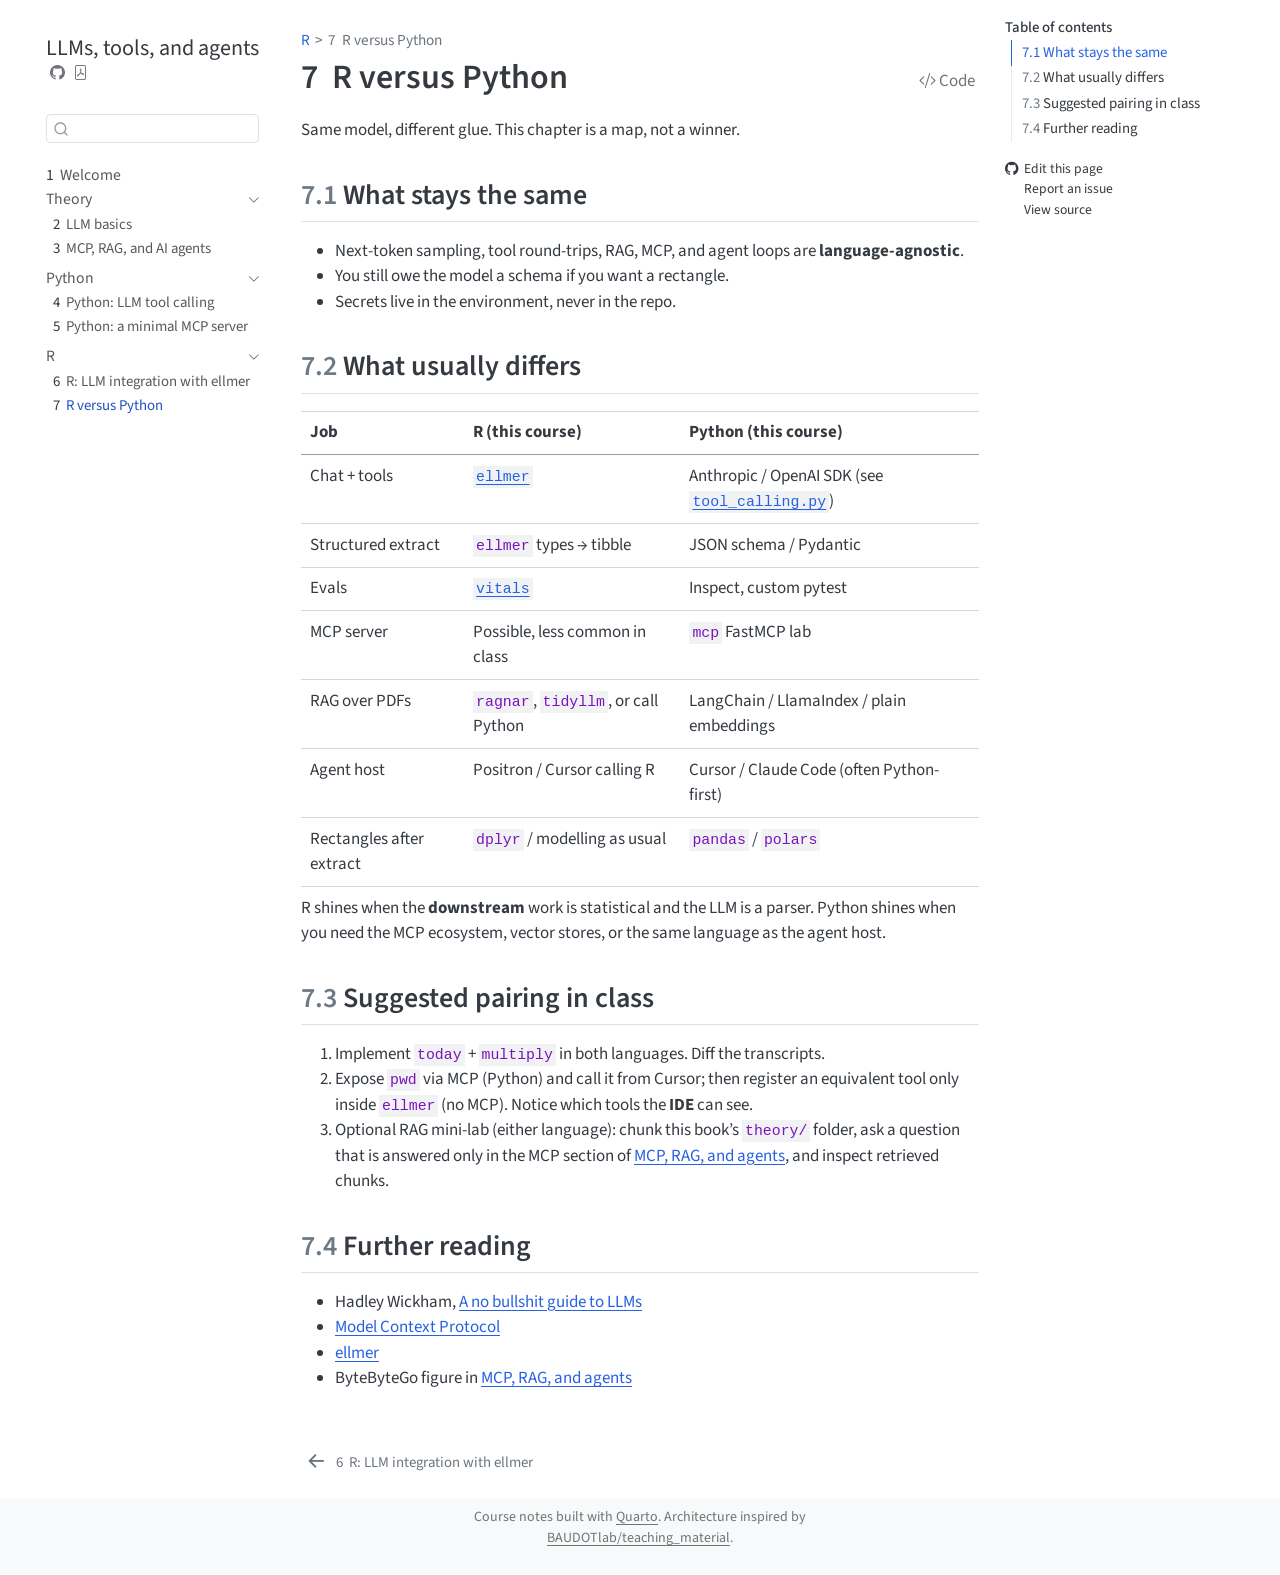
<file: R/r-vs-python.html>
<!DOCTYPE html>
<html xmlns="http://www.w3.org/1999/xhtml" lang="en-GB" xml:lang="en-GB"><head>

<meta charset="utf-8">
<meta name="generator" content="quarto-1.10.18">

<meta name="viewport" content="width=device-width, initial-scale=1.0, user-scalable=yes">

<meta name="description" content="A short course: how large language models work, how RAG, MCP and agents differ, then practical implementation in R (ellmer) and Python.">

<title>7&nbsp; R versus Python – LLMs, tools, and agents</title>
<style>
/* Default styles provided by pandoc.
** See https://pandoc.org/MANUAL.html#variables-for-html for config info.
*/
span.smallcaps{font-variant: small-caps;}
div.columns{display: flex; gap: 1.5em;}
div.column{flex: auto;}
@media screen {
div.columns{gap: min(4vw, 1.5em);}
div.column{overflow-x: auto;}
}
div.hanging-indent{margin-left: 1.5em; text-indent: -1.5em;}
ul.task-list{list-style: none;}
ul.task-list li input[type="checkbox"] {
  width: 0.8em;
  margin: 0 0.8em 0.2em -1em; /* quarto-specific, see https://github.com/quarto-dev/quarto-cli/issues/4556 */ 
  vertical-align: middle;
}
/* CSS for syntax highlighting */
html { -webkit-text-size-adjust: 100%; }
pre > code.sourceCode { white-space: pre; position: relative; }
pre > code.sourceCode > span { display: inline-block; line-height: 1.25; }
pre > code.sourceCode > span:empty { height: 1.2em; }
.sourceCode { overflow: visible; }
code.sourceCode > span { color: inherit; text-decoration: inherit; }
div.sourceCode { margin: 1em 0; }
pre.sourceCode { margin: 0; }
@media screen {
div.sourceCode { overflow: auto; }
}
@media print {
pre > code.sourceCode { white-space: pre-wrap; }
pre > code.sourceCode > span { text-indent: -5em; padding-left: 5em; }
}
pre.numberSource code
  { counter-reset: source-line 0; }
pre.numberSource code > span
  { position: relative; left: -4em; counter-increment: source-line; }
pre.numberSource code > span > a:first-child::before
  { content: counter(source-line);
    position: relative; left: -1em; text-align: right; vertical-align: baseline;
    border: none; display: inline-block;
    -webkit-touch-callout: none; -webkit-user-select: none;
    -khtml-user-select: none; -moz-user-select: none;
    -ms-user-select: none; user-select: none;
    padding: 0 4px; width: 4em;
  }
pre.numberSource { margin-left: 3em;  padding-left: 4px; }
div.sourceCode
  {   }
@media screen {
pre > code.sourceCode > span > a:first-child::before { text-decoration: underline; }
}
</style>


<script src="../site_libs/quarto-nav/quarto-nav.js"></script>
<script src="../site_libs/quarto-nav/headroom.min.js"></script>
<script src="../site_libs/clipboard/clipboard.min.js"></script>
<script src="../site_libs/quarto-search/autocomplete.umd.js"></script>
<script src="../site_libs/quarto-search/fuse.min.js"></script>
<script src="../site_libs/quarto-search/quarto-search.js"></script>
<meta name="quarto:offset" content="../">
<link href="../R/llm-integration.html" rel="prev">
<script src="../site_libs/quarto-html/quarto.js" type="module"></script>
<script src="../site_libs/quarto-html/tabsets/tabsets.js" type="module"></script>
<script src="../site_libs/quarto-html/popper.min.js"></script>
<script src="../site_libs/quarto-html/tippy.umd.min.js"></script>
<script src="../site_libs/quarto-html/anchor.min.js"></script>
<link href="../site_libs/quarto-html/tippy.css" rel="stylesheet">
<link href="../site_libs/quarto-html/quarto-syntax-highlighting-64a204ab8560d761af7679ceaba22944.css" rel="stylesheet" id="quarto-text-highlighting-styles">
<script src="../site_libs/bootstrap/bootstrap.min.js"></script>
<link href="../site_libs/bootstrap/bootstrap-icons.css" rel="stylesheet">
<link href="../site_libs/bootstrap/bootstrap-84ff5906280e30c3b6b63803d4a3cc9e.min.css" rel="stylesheet" append-hash="true" id="quarto-bootstrap" data-mode="light">
<script id="quarto-search-options" type="application/json">{
  "location": "sidebar",
  "copy-button": false,
  "collapse-after": 3,
  "panel-placement": "start",
  "type": "textbox",
  "limit": 50,
  "keyboard-shortcut": [
    "f",
    "/",
    "s"
  ],
  "show-item-context": false,
  "language": {
    "search-no-results-text": "No results",
    "search-matching-documents-text": "matching documents",
    "search-copy-link-title": "Copy link to search",
    "search-hide-matches-text": "Hide additional matches",
    "search-more-match-text": "more match in this document",
    "search-more-matches-text": "more matches in this document",
    "search-clear-button-title": "Clear",
    "search-text-placeholder": "",
    "search-detached-cancel-button-title": "Cancel",
    "search-submit-button-title": "Submit",
    "search-label": "Search"
  }
}</script>
<style>html{ scroll-behavior: smooth; }</style>


<meta property="og:title" content="7&nbsp; R versus Python – LLMs, tools, and agents">
<meta property="og:description" content="A short course: how large language models work, how RAG, MCP and agents differ, then practical implementation in R (ellmer) and Python.">
<meta property="og:site_name" content="LLMs, tools, and agents">
</head>

<body class="nav-sidebar floating quarto-light">

<div id="quarto-search-results"></div>
  <header id="quarto-header" class="headroom fixed-top">
  <nav class="quarto-secondary-nav">
    <div class="container-fluid d-flex">
      <button type="button" class="quarto-btn-toggle btn" data-bs-toggle="collapse" role="button" data-bs-target=".quarto-sidebar-collapse-item" aria-controls="quarto-sidebar" aria-expanded="false" aria-label="Toggle sidebar navigation" onclick="if (window.quartoToggleHeadroom) { window.quartoToggleHeadroom(); }">
        <i class="bi bi-layout-text-sidebar-reverse"></i>
      </button>
        <nav class="quarto-page-breadcrumbs" aria-label="breadcrumb"><ol class="breadcrumb"><li class="breadcrumb-item"><a href="../R/llm-integration.html">R</a></li><li class="breadcrumb-item"><a href="../R/r-vs-python.html"><span class="chapter-number">7</span>&nbsp; <span class="chapter-title">R versus Python</span></a></li></ol></nav>
        <a class="flex-grow-1" role="navigation" data-bs-toggle="collapse" data-bs-target=".quarto-sidebar-collapse-item" aria-controls="quarto-sidebar" aria-expanded="false" aria-label="Toggle sidebar navigation" onclick="if (window.quartoToggleHeadroom) { window.quartoToggleHeadroom(); }">      
        </a>
      <button type="button" class="btn quarto-search-button" aria-label="Search" onclick="window.quartoOpenSearch();">
        <i class="bi bi-search"></i>
      </button>
    </div>
  </nav>
</header>
<!-- content -->
<div id="quarto-content" class="quarto-container page-columns page-rows-contents page-layout-full">
<!-- sidebar -->
  <nav id="quarto-sidebar" class="sidebar collapse collapse-horizontal quarto-sidebar-collapse-item sidebar-navigation floating overflow-auto">
    <div class="pt-lg-2 mt-2 text-left sidebar-header">
    <div class="sidebar-title mb-0 py-0">
      <a href="../">LLMs, tools, and agents</a> 
        <div class="sidebar-tools-main">
    <a href="https://github.com/bastienchassagnol/Rag-llm-playground" title="Source Code" class="quarto-navigation-tool px-1" aria-label="Source Code"><i class="bi bi-github"></i></a>
    <a href="../llm-course.pdf" title="Download PDF" class="quarto-navigation-tool px-1" aria-label="Download PDF"><i class="bi bi-file-pdf"></i></a>
</div>
    </div>
      </div>
        <div class="mt-2 flex-shrink-0 align-items-center">
        <div class="sidebar-search">
        <div id="quarto-search" class="" title="Search"></div>
        </div>
        </div>
    <div class="sidebar-menu-container"> 
    <ul class="list-unstyled mt-1">
        <li class="sidebar-item">
  <div class="sidebar-item-container"> 
  <a href="../index.html" class="sidebar-item-text sidebar-link">
 <span class="menu-text"><span class="chapter-number">1</span>&nbsp; <span class="chapter-title">Welcome</span></span></a>
  </div>
</li>
        <li class="sidebar-item sidebar-item-section">
      <div class="sidebar-item-container"> 
            <a class="sidebar-item-text sidebar-link text-start" data-bs-toggle="collapse" data-bs-target="#quarto-sidebar-section-1" role="navigation" aria-expanded="true">
 <span class="menu-text">Theory</span></a>
          <a class="sidebar-item-toggle text-start" data-bs-toggle="collapse" data-bs-target="#quarto-sidebar-section-1" role="navigation" aria-expanded="true" aria-label="Toggle section">
            <i class="bi bi-chevron-right ms-2"></i>
          </a> 
      </div>
      <ul id="quarto-sidebar-section-1" class="collapse list-unstyled sidebar-section depth1 show">  
          <li class="sidebar-item">
  <div class="sidebar-item-container"> 
  <a href="../theory/llm-basics.html" class="sidebar-item-text sidebar-link">
 <span class="menu-text"><span class="chapter-number">2</span>&nbsp; <span class="chapter-title">LLM basics</span></span></a>
  </div>
</li>
          <li class="sidebar-item">
  <div class="sidebar-item-container"> 
  <a href="../theory/tools-vs-agents.html" class="sidebar-item-text sidebar-link">
 <span class="menu-text"><span class="chapter-number">3</span>&nbsp; <span class="chapter-title">MCP, RAG, and AI agents</span></span></a>
  </div>
</li>
      </ul>
  </li>
        <li class="sidebar-item sidebar-item-section">
      <div class="sidebar-item-container"> 
            <a class="sidebar-item-text sidebar-link text-start" data-bs-toggle="collapse" data-bs-target="#quarto-sidebar-section-2" role="navigation" aria-expanded="true">
 <span class="menu-text">Python</span></a>
          <a class="sidebar-item-toggle text-start" data-bs-toggle="collapse" data-bs-target="#quarto-sidebar-section-2" role="navigation" aria-expanded="true" aria-label="Toggle section">
            <i class="bi bi-chevron-right ms-2"></i>
          </a> 
      </div>
      <ul id="quarto-sidebar-section-2" class="collapse list-unstyled sidebar-section depth1 show">  
          <li class="sidebar-item">
  <div class="sidebar-item-container"> 
  <a href="../python/llm-tool-calling.html" class="sidebar-item-text sidebar-link">
 <span class="menu-text"><span class="chapter-number">4</span>&nbsp; <span class="chapter-title">Python: LLM tool calling</span></span></a>
  </div>
</li>
          <li class="sidebar-item">
  <div class="sidebar-item-container"> 
  <a href="../python/basic-mcp-server.html" class="sidebar-item-text sidebar-link">
 <span class="menu-text"><span class="chapter-number">5</span>&nbsp; <span class="chapter-title">Python: a minimal MCP server</span></span></a>
  </div>
</li>
      </ul>
  </li>
        <li class="sidebar-item sidebar-item-section">
      <div class="sidebar-item-container"> 
            <a class="sidebar-item-text sidebar-link text-start" data-bs-toggle="collapse" data-bs-target="#quarto-sidebar-section-3" role="navigation" aria-expanded="true">
 <span class="menu-text">R</span></a>
          <a class="sidebar-item-toggle text-start" data-bs-toggle="collapse" data-bs-target="#quarto-sidebar-section-3" role="navigation" aria-expanded="true" aria-label="Toggle section">
            <i class="bi bi-chevron-right ms-2"></i>
          </a> 
      </div>
      <ul id="quarto-sidebar-section-3" class="collapse list-unstyled sidebar-section depth1 show">  
          <li class="sidebar-item">
  <div class="sidebar-item-container"> 
  <a href="../R/llm-integration.html" class="sidebar-item-text sidebar-link">
 <span class="menu-text"><span class="chapter-number">6</span>&nbsp; <span class="chapter-title">R: LLM integration with ellmer</span></span></a>
  </div>
</li>
          <li class="sidebar-item">
  <div class="sidebar-item-container"> 
  <a href="../R/r-vs-python.html" class="sidebar-item-text sidebar-link active">
 <span class="menu-text"><span class="chapter-number">7</span>&nbsp; <span class="chapter-title">R versus Python</span></span></a>
  </div>
</li>
      </ul>
  </li>
    </ul>
    </div>
</nav>
<div id="quarto-sidebar-glass" class="quarto-sidebar-collapse-item" data-bs-toggle="collapse" data-bs-target=".quarto-sidebar-collapse-item"></div>
<!-- margin-sidebar -->
    <div id="quarto-margin-sidebar" class="sidebar margin-sidebar">
        <nav id="TOC" role="doc-toc" class="toc-active">
    <h2 id="toc-title">Table of contents</h2>
   
  <ul>
  <li><a href="#sec-same" id="toc-sec-same" class="nav-link active" data-scroll-target="#sec-same"><span class="header-section-number">7.1</span> What stays the same</a></li>
  <li><a href="#sec-diff" id="toc-sec-diff" class="nav-link" data-scroll-target="#sec-diff"><span class="header-section-number">7.2</span> What usually differs</a></li>
  <li><a href="#sec-pair" id="toc-sec-pair" class="nav-link" data-scroll-target="#sec-pair"><span class="header-section-number">7.3</span> Suggested pairing in class</a></li>
  <li><a href="#sec-read" id="toc-sec-read" class="nav-link" data-scroll-target="#sec-read"><span class="header-section-number">7.4</span> Further reading</a></li>
  </ul>
<div class="toc-actions"><ul><li><a href="https://github.com/bastienchassagnol/Rag-llm-playground/edit/main/R/r-vs-python.qmd" class="toc-action"><i class="bi bi-github"></i>Edit this page</a></li><li><a href="https://github.com/bastienchassagnol/Rag-llm-playground/issues/new" class="toc-action"><i class="bi empty"></i>Report an issue</a></li><li><a href="https://github.com/bastienchassagnol/Rag-llm-playground/blob/main/R/r-vs-python.qmd" class="toc-action"><i class="bi empty"></i>View source</a></li></ul></div></nav>
    </div>
<!-- main -->
<main class="content column-body" id="quarto-document-content">

<header id="title-block-header" class="quarto-title-block default"><nav class="quarto-page-breadcrumbs quarto-title-breadcrumbs d-none d-lg-block" aria-label="breadcrumb"><ol class="breadcrumb"><li class="breadcrumb-item"><a href="../R/llm-integration.html">R</a></li><li class="breadcrumb-item"><a href="../R/r-vs-python.html"><span class="chapter-number">7</span>&nbsp; <span class="chapter-title">R versus Python</span></a></li></ol></nav>
<div class="quarto-title">
<div class="quarto-title-block"><div><h1 class="title"><span class="chapter-number">7</span>&nbsp; <span class="chapter-title">R versus Python</span></h1><button type="button" class="btn code-tools-button" id="quarto-code-tools-source"><i class="bi"></i> Code</button></div></div>
</div>



<div class="quarto-title-meta column-body">

    
  
    
  </div>
  


</header>


<p>Same model, different glue. This chapter is a map, not a winner.</p>
<section id="sec-same" class="level2" data-number="7.1">
<h2 data-number="7.1" class="anchored" data-anchor-id="sec-same"><span class="header-section-number">7.1</span> What stays the same</h2>
<ul>
<li>Next-token sampling, tool round-trips, RAG, MCP, and agent loops are <strong>language-agnostic</strong>.</li>
<li>You still owe the model a schema if you want a rectangle.</li>
<li>Secrets live in the environment, never in the repo.</li>
</ul>
</section>
<section id="sec-diff" class="level2" data-number="7.2">
<h2 data-number="7.2" class="anchored" data-anchor-id="sec-diff"><span class="header-section-number">7.2</span> What usually differs</h2>
<table class="table">
<thead>
<tr class="header">
<th>Job</th>
<th>R (this course)</th>
<th>Python (this course)</th>
</tr>
</thead>
<tbody>
<tr class="odd">
<td>Chat + tools</td>
<td><a href="https://ellmer.tidyverse.org/"><code>ellmer</code></a></td>
<td>Anthropic / OpenAI SDK (see <a href="../python/llm-tool-calling/tool_calling.py"><code>tool_calling.py</code></a>)</td>
</tr>
<tr class="even">
<td>Structured extract</td>
<td><code>ellmer</code> types → tibble</td>
<td>JSON schema / Pydantic</td>
</tr>
<tr class="odd">
<td>Evals</td>
<td><a href="https://vitals.tidyverse.org/"><code>vitals</code></a></td>
<td>Inspect, custom pytest</td>
</tr>
<tr class="even">
<td>MCP server</td>
<td>Possible, less common in class</td>
<td><code>mcp</code> FastMCP lab</td>
</tr>
<tr class="odd">
<td>RAG over PDFs</td>
<td><code>ragnar</code>, <code>tidyllm</code>, or call Python</td>
<td>LangChain / LlamaIndex / plain embeddings</td>
</tr>
<tr class="even">
<td>Agent host</td>
<td>Positron / Cursor calling R</td>
<td>Cursor / Claude Code (often Python-first)</td>
</tr>
<tr class="odd">
<td>Rectangles after extract</td>
<td><code>dplyr</code> / modelling as usual</td>
<td><code>pandas</code> / <code>polars</code></td>
</tr>
</tbody>
</table>
<p>R shines when the <strong>downstream</strong> work is statistical and the LLM is a parser. Python shines when you need the MCP ecosystem, vector stores, or the same language as the agent host.</p>
</section>
<section id="sec-pair" class="level2" data-number="7.3">
<h2 data-number="7.3" class="anchored" data-anchor-id="sec-pair"><span class="header-section-number">7.3</span> Suggested pairing in class</h2>
<ol type="1">
<li>Implement <code>today</code> + <code>multiply</code> in both languages. Diff the transcripts.</li>
<li>Expose <code>pwd</code> via MCP (Python) and call it from Cursor; then register an equivalent tool only inside <code>ellmer</code> (no MCP). Notice which tools the <strong>IDE</strong> can see.</li>
<li>Optional RAG mini-lab (either language): chunk this book’s <code>theory/</code> folder, ask a question that is answered only in the MCP section of <a href="../theory/tools-vs-agents.html">MCP, RAG, and agents</a>, and inspect retrieved chunks.</li>
</ol>
</section>
<section id="sec-read" class="level2" data-number="7.4">
<h2 data-number="7.4" class="anchored" data-anchor-id="sec-read"><span class="header-section-number">7.4</span> Further reading</h2>
<ul>
<li>Hadley Wickham, <a href="https://tidydesign.substack.com/p/a-no-bullshit-guide-to-llms">A no bullshit guide to LLMs</a></li>
<li><a href="https://modelcontextprotocol.io/">Model Context Protocol</a></li>
<li><a href="https://ellmer.tidyverse.org/">ellmer</a></li>
<li>ByteByteGo figure in <a href="../theory/tools-vs-agents.html">MCP, RAG, and agents</a></li>
</ul>


<!-- -->

</section>

</main> <!-- /main -->
<script id="quarto-html-after-body" type="application/javascript">
  window.document.addEventListener("DOMContentLoaded", function (event) {
    const icon = "";
    const anchorJS = new window.AnchorJS();
    anchorJS.options = {
      placement: 'right',
      icon: icon
    };
    anchorJS.add('.anchored');
    const isCodeAnnotation = (el) => {
      for (const clz of el.classList) {
        if (clz.startsWith('code-annotation-')) {                     
          return true;
        }
      }
      return false;
    }
    const onCopySuccess = function(e) {
      // button target
      const button = e.trigger;
      // don't keep focus
      button.blur();
      // flash "checked"
      button.classList.add('code-copy-button-checked');
      var currentTitle = button.getAttribute("title");
      button.setAttribute("title", "Copied!");
      let tooltip;
      if (window.bootstrap) {
        button.setAttribute("data-bs-toggle", "tooltip");
        button.setAttribute("data-bs-placement", "left");
        button.setAttribute("data-bs-title", "Copied!");
        tooltip = new bootstrap.Tooltip(button, 
          { trigger: "manual", 
            customClass: "code-copy-button-tooltip",
            offset: [0, -8]});
        tooltip.show();    
      }
      setTimeout(function() {
        if (tooltip) {
          tooltip.hide();
          button.removeAttribute("data-bs-title");
          button.removeAttribute("data-bs-toggle");
          button.removeAttribute("data-bs-placement");
        }
        button.setAttribute("title", currentTitle);
        button.classList.remove('code-copy-button-checked');
      }, 1000);
      // clear code selection
      e.clearSelection();
    }
    const getTextToCopy = function(trigger) {
      const outerScaffold = trigger.parentElement.cloneNode(true);
      const codeEl = outerScaffold.querySelector('code');
      for (const childEl of codeEl.children) {
        if (isCodeAnnotation(childEl)) {
          childEl.remove();
        }
      }
      return codeEl.innerText;
    }
    const clipboard = new window.ClipboardJS('.code-copy-button:not([data-in-quarto-modal])', {
      text: getTextToCopy
    });
    clipboard.on('success', onCopySuccess);
    if (window.document.getElementById('quarto-embedded-source-code-modal')) {
      const clipboardModal = new window.ClipboardJS('.code-copy-button[data-in-quarto-modal]', {
        text: getTextToCopy,
        container: window.document.getElementById('quarto-embedded-source-code-modal')
      });
      clipboardModal.on('success', onCopySuccess);
    }
    const viewSource = window.document.getElementById('quarto-view-source') ||
                       window.document.getElementById('quarto-code-tools-source');
    if (viewSource) {
      const sourceUrl = viewSource.getAttribute("data-quarto-source-url");
      viewSource.addEventListener("click", function(e) {
        if (sourceUrl) {
          // rstudio viewer pane
          if (/\bcapabilities=\b/.test(window.location)) {
            window.open(sourceUrl);
          } else {
            window.location.href = sourceUrl;
          }
        } else {
          const modal = new bootstrap.Modal(document.getElementById('quarto-embedded-source-code-modal'));
          modal.show();
        }
        return false;
      });
    }
    function toggleCodeHandler(show) {
      return function(e) {
        const cellDetails = window.document.querySelectorAll(".cell details.code-fold");
        for (let i=0; i<cellDetails.length; i++) {
          const details = cellDetails[i];
          if (show) {
            details.open = true;
          } else {
            details.removeAttribute("open");
          }
        }
        const cellCodeDivs = window.document.querySelectorAll(".cell div.sourceCode.cell-code");
        const fromCls = show ? "hidden" : "unhidden";
        const toCls = show ? "unhidden" : "hidden";
        for (let i=0; i<cellCodeDivs.length; i++) {
          const codeDiv = cellCodeDivs[i];
          if (codeDiv.classList.contains(fromCls)) {
            codeDiv.classList.remove(fromCls);
            codeDiv.classList.add(toCls);
          } 
        }
        return false;
      }
    }
    const hideAllCode = window.document.getElementById("quarto-hide-all-code");
    if (hideAllCode) {
      hideAllCode.addEventListener("click", toggleCodeHandler(false));
    }
    const showAllCode = window.document.getElementById("quarto-show-all-code");
    if (showAllCode) {
      showAllCode.addEventListener("click", toggleCodeHandler(true));
    }
      var localhostRegex = new RegExp(/^(?:http|https):\/\/localhost\:?[0-9]*\//);
      var mailtoRegex = new RegExp(/^mailto:/);
        var filterRegex = new RegExp("https:\/\/bastienchassagnol\.github\.io\/Rag-llm-playground\/");
      var isInternal = (href) => {
          return filterRegex.test(href) || localhostRegex.test(href) || mailtoRegex.test(href);
      }
      // Inspect non-navigation links and adorn them if external
     var links = window.document.querySelectorAll('a[href]:not(.nav-link):not(.navbar-brand):not(.toc-action):not(.sidebar-link):not(.sidebar-item-toggle):not(.pagination-link):not(.no-external):not([aria-hidden]):not(.dropdown-item):not(.quarto-navigation-tool):not(.about-link)');
      for (var i=0; i<links.length; i++) {
        const link = links[i];
        if (!isInternal(link.href)) {
          // undo the damage that might have been done by quarto-nav.js in the case of
          // links that we want to consider external
          if (link.dataset.originalHref !== undefined) {
            link.href = link.dataset.originalHref;
          }
        }
      }
    function tippyHover(el, contentFn, onTriggerFn, onUntriggerFn) {
      const config = {
        allowHTML: true,
        maxWidth: 500,
        delay: 100,
        arrow: false,
        appendTo: function(el) {
            return el.parentElement;
        },
        interactive: true,
        interactiveBorder: 10,
        theme: 'quarto',
        placement: 'bottom-start',
      };
      if (contentFn) {
        config.content = contentFn;
      }
      if (onTriggerFn) {
        config.onTrigger = onTriggerFn;
      }
      if (onUntriggerFn) {
        config.onUntrigger = onUntriggerFn;
      }
      window.tippy(el, config); 
    }
    const noterefs = window.document.querySelectorAll('a[role="doc-noteref"]');
    for (var i=0; i<noterefs.length; i++) {
      const ref = noterefs[i];
      tippyHover(ref, function() {
        // use id or data attribute instead here
        let href = ref.getAttribute('data-footnote-href') || ref.getAttribute('href');
        try { href = new URL(href).hash; } catch {}
        const id = href.replace(/^#\/?/, "");
        const note = window.document.getElementById(id);
        if (note) {
          return note.innerHTML;
        } else {
          return "";
        }
      });
    }
    const xrefs = window.document.querySelectorAll('a.quarto-xref');
    const processXRef = (id, note) => {
      // Strip column container classes
      const stripColumnClz = (el) => {
        el.classList.remove("page-full", "page-columns");
        if (el.children) {
          for (const child of el.children) {
            stripColumnClz(child);
          }
        }
      }
      stripColumnClz(note)
      if (id === null || id.startsWith('sec-')) {
        // Special case sections, only their first couple elements
        const container = document.createElement("div");
        if (note.children && note.children.length > 2) {
          container.appendChild(note.children[0].cloneNode(true));
          for (let i = 1; i < note.children.length; i++) {
            const child = note.children[i];
            if (child.tagName === "P" && child.innerText === "") {
              continue;
            } else {
              container.appendChild(child.cloneNode(true));
              break;
            }
          }
          if (window.Quarto?.typesetMath) {
            window.Quarto.typesetMath(container);
          }
          return container.innerHTML
        } else {
          if (window.Quarto?.typesetMath) {
            window.Quarto.typesetMath(note);
          }
          return note.innerHTML;
        }
      } else {
        // Remove any anchor links if they are present
        const anchorLink = note.querySelector('a.anchorjs-link');
        if (anchorLink) {
          anchorLink.remove();
        }
        if (window.Quarto?.typesetMath) {
          window.Quarto.typesetMath(note);
        }
        if (note.classList.contains("callout")) {
          return note.outerHTML;
        } else {
          return note.innerHTML;
        }
      }
    }
    for (var i=0; i<xrefs.length; i++) {
      const xref = xrefs[i];
      tippyHover(xref, undefined, function(instance) {
        instance.disable();
        let url = xref.getAttribute('href');
        let hash = undefined; 
        if (url.startsWith('#')) {
          hash = url;
        } else {
          try { hash = new URL(url).hash; } catch {}
        }
        if (hash) {
          const id = hash.replace(/^#\/?/, "");
          const note = window.document.getElementById(id);
          if (note !== null) {
            try {
              const html = processXRef(id, note.cloneNode(true));
              instance.setContent(html);
            } finally {
              instance.enable();
              instance.show();
            }
          } else {
            // See if we can fetch this
            fetch(url.split('#')[0])
            .then(res => res.text())
            .then(html => {
              const parser = new DOMParser();
              const htmlDoc = parser.parseFromString(html, "text/html");
              const note = htmlDoc.getElementById(id);
              if (note !== null) {
                const html = processXRef(id, note);
                instance.setContent(html);
              } 
            }).finally(() => {
              instance.enable();
              instance.show();
            });
          }
        } else {
          // See if we can fetch a full url (with no hash to target)
          // This is a special case and we should probably do some content thinning / targeting
          fetch(url)
          .then(res => res.text())
          .then(html => {
            const parser = new DOMParser();
            const htmlDoc = parser.parseFromString(html, "text/html");
            const note = htmlDoc.querySelector('main.content');
            if (note !== null) {
              // This should only happen for chapter cross references
              // (since there is no id in the URL)
              // remove the first header
              if (note.children.length > 0 && note.children[0].tagName === "HEADER") {
                note.children[0].remove();
              }
              const html = processXRef(null, note);
              instance.setContent(html);
            } 
          }).finally(() => {
            instance.enable();
            instance.show();
          });
        }
      }, function(instance) {
      });
    }
        let selectedAnnoteEl;
        const selectorForAnnotation = ( cell, annotation) => {
          let cellAttr = 'data-code-cell="' + cell + '"';
          let lineAttr = 'data-code-annotation="' +  annotation + '"';
          const selector = 'span[' + cellAttr + '][' + lineAttr + ']';
          return selector;
        }
        const selectCodeLines = (annoteEl) => {
          const doc = window.document;
          const targetCell = annoteEl.getAttribute("data-target-cell");
          const targetAnnotation = annoteEl.getAttribute("data-target-annotation");
          const annoteSpan = window.document.querySelector(selectorForAnnotation(targetCell, targetAnnotation));
          const lines = annoteSpan.getAttribute("data-code-lines").split(",");
          const lineIds = lines.map((line) => {
            return targetCell + "-" + line;
          })
          let top = null;
          let height = null;
          let parent = null;
          if (lineIds.length > 0) {
              //compute the position of the single el (top and bottom and make a div)
              const el = window.document.getElementById(lineIds[0]);
              top = el.offsetTop;
              height = el.offsetHeight;
              parent = el.parentElement.parentElement;
            if (lineIds.length > 1) {
              const lastEl = window.document.getElementById(lineIds[lineIds.length - 1]);
              const bottom = lastEl.offsetTop + lastEl.offsetHeight;
              height = bottom - top;
            }
            if (top !== null && height !== null && parent !== null) {
              // cook up a div (if necessary) and position it 
              let div = window.document.getElementById("code-annotation-line-highlight");
              if (div === null) {
                div = window.document.createElement("div");
                div.setAttribute("id", "code-annotation-line-highlight");
                div.style.position = 'absolute';
                parent.appendChild(div);
              }
              div.style.top = top - 2 + "px";
              div.style.height = height + 4 + "px";
              div.style.left = 0;
              let gutterDiv = window.document.getElementById("code-annotation-line-highlight-gutter");
              if (gutterDiv === null) {
                gutterDiv = window.document.createElement("div");
                gutterDiv.setAttribute("id", "code-annotation-line-highlight-gutter");
                gutterDiv.style.position = 'absolute';
                const codeCell = window.document.getElementById(targetCell);
                const gutter = codeCell.querySelector('.code-annotation-gutter');
                gutter.appendChild(gutterDiv);
              }
              gutterDiv.style.top = top - 2 + "px";
              gutterDiv.style.height = height + 4 + "px";
            }
            selectedAnnoteEl = annoteEl;
          }
        };
        const unselectCodeLines = () => {
          const elementsIds = ["code-annotation-line-highlight", "code-annotation-line-highlight-gutter"];
          elementsIds.forEach((elId) => {
            const div = window.document.getElementById(elId);
            if (div) {
              div.remove();
            }
          });
          selectedAnnoteEl = undefined;
        };
          // Handle positioning of the toggle
      window.addEventListener(
        "resize",
        throttle(() => {
          elRect = undefined;
          if (selectedAnnoteEl) {
            selectCodeLines(selectedAnnoteEl);
          }
        }, 10)
      );
      function throttle(fn, ms) {
      let throttle = false;
      let timer;
        return (...args) => {
          if(!throttle) { // first call gets through
              fn.apply(this, args);
              throttle = true;
          } else { // all the others get throttled
              if(timer) clearTimeout(timer); // cancel #2
              timer = setTimeout(() => {
                fn.apply(this, args);
                timer = throttle = false;
              }, ms);
          }
        };
      }
        // Attach click handler to the DT
        const annoteDls = window.document.querySelectorAll('dt[data-target-cell]');
        for (const annoteDlNode of annoteDls) {
          annoteDlNode.addEventListener('click', (event) => {
            const clickedEl = event.target;
            if (clickedEl !== selectedAnnoteEl) {
              unselectCodeLines();
              const activeEl = window.document.querySelector('dt[data-target-cell].code-annotation-active');
              if (activeEl) {
                activeEl.classList.remove('code-annotation-active');
              }
              selectCodeLines(clickedEl);
              clickedEl.classList.add('code-annotation-active');
            } else {
              // Unselect the line
              unselectCodeLines();
              clickedEl.classList.remove('code-annotation-active');
            }
          });
        }
    const findCites = (el) => {
      const parentEl = el.parentElement;
      if (parentEl) {
        const cites = parentEl.dataset.cites;
        if (cites) {
          return {
            el,
            cites: cites.split(' ')
          };
        } else {
          return findCites(el.parentElement)
        }
      } else {
        return undefined;
      }
    };
    var bibliorefs = window.document.querySelectorAll('a[role="doc-biblioref"]');
    for (var i=0; i<bibliorefs.length; i++) {
      const ref = bibliorefs[i];
      const citeInfo = findCites(ref);
      if (citeInfo) {
        tippyHover(citeInfo.el, function() {
          var popup = window.document.createElement('div');
          citeInfo.cites.forEach(function(cite) {
            var citeDiv = window.document.createElement('div');
            citeDiv.classList.add('hanging-indent');
            citeDiv.classList.add('csl-entry');
            var biblioDiv = window.document.getElementById('ref-' + cite);
            if (biblioDiv) {
              citeDiv.innerHTML = biblioDiv.innerHTML;
            }
            popup.appendChild(citeDiv);
          });
          return popup.innerHTML;
        });
      }
    }
  });
  </script>
<nav class="page-navigation column-body">
  <div class="nav-page nav-page-previous">
      <a href="../R/llm-integration.html" class="pagination-link" aria-label="R: LLM integration with ellmer">
        <i class="bi bi-arrow-left-short"></i> <span class="nav-page-text"><span class="chapter-number">6</span>&nbsp; <span class="chapter-title">R: LLM integration with ellmer</span></span>
      </a>          
  </div>
  <div class="nav-page nav-page-next">
  </div>
</nav><div class="modal fade" id="quarto-embedded-source-code-modal" tabindex="-1" aria-labelledby="quarto-embedded-source-code-modal-label" aria-hidden="true"><div class="modal-dialog modal-dialog-scrollable"><div class="modal-content"><div class="modal-header"><h5 class="modal-title" id="quarto-embedded-source-code-modal-label">Source Code</h5><button class="btn-close" data-bs-dismiss="modal"></button></div><div class="modal-body"><div class="">
<div class="code-copy-outer-scaffold"><div class="sourceCode" id="cb1" data-shortcodes="false"><pre class="sourceCode markdown code-with-copy"><code class="sourceCode markdown"><span id="cb1-1"><a href="#cb1-1" aria-hidden="true" tabindex="-1"></a><span class="co">---</span></span>
<span id="cb1-2"><a href="#cb1-2" aria-hidden="true" tabindex="-1"></a><span class="an">title:</span><span class="co"> "R versus Python"</span></span>
<span id="cb1-3"><a href="#cb1-3" aria-hidden="true" tabindex="-1"></a><span class="co">---</span></span>
<span id="cb1-4"><a href="#cb1-4" aria-hidden="true" tabindex="-1"></a></span>
<span id="cb1-5"><a href="#cb1-5" aria-hidden="true" tabindex="-1"></a>Same model, different glue. This chapter is a map, not a winner.</span>
<span id="cb1-6"><a href="#cb1-6" aria-hidden="true" tabindex="-1"></a></span>
<span id="cb1-7"><a href="#cb1-7" aria-hidden="true" tabindex="-1"></a><span class="fu">## What stays the same {#sec-same}</span></span>
<span id="cb1-8"><a href="#cb1-8" aria-hidden="true" tabindex="-1"></a></span>
<span id="cb1-9"><a href="#cb1-9" aria-hidden="true" tabindex="-1"></a><span class="ss">- </span>Next-token sampling, tool round-trips, RAG, MCP, and agent loops</span>
<span id="cb1-10"><a href="#cb1-10" aria-hidden="true" tabindex="-1"></a>  are **language-agnostic**.</span>
<span id="cb1-11"><a href="#cb1-11" aria-hidden="true" tabindex="-1"></a><span class="ss">- </span>You still owe the model a schema if you want a rectangle.</span>
<span id="cb1-12"><a href="#cb1-12" aria-hidden="true" tabindex="-1"></a><span class="ss">- </span>Secrets live in the environment, never in the repo.</span>
<span id="cb1-13"><a href="#cb1-13" aria-hidden="true" tabindex="-1"></a></span>
<span id="cb1-14"><a href="#cb1-14" aria-hidden="true" tabindex="-1"></a><span class="fu">## What usually differs {#sec-diff}</span></span>
<span id="cb1-15"><a href="#cb1-15" aria-hidden="true" tabindex="-1"></a></span>
<span id="cb1-16"><a href="#cb1-16" aria-hidden="true" tabindex="-1"></a><span class="pp">|</span> Job <span class="pp">|</span> R (this course) <span class="pp">|</span> Python (this course) <span class="pp">|</span></span>
<span id="cb1-17"><a href="#cb1-17" aria-hidden="true" tabindex="-1"></a><span class="pp">|-----|-----------------|----------------------|</span></span>
<span id="cb1-18"><a href="#cb1-18" aria-hidden="true" tabindex="-1"></a><span class="pp">|</span> Chat + tools <span class="pp">|</span> <span class="co">[</span><span class="ot">`ellmer`</span><span class="co">](https://ellmer.tidyverse.org/)</span> <span class="pp">|</span> Anthropic / OpenAI SDK (see <span class="co">[</span><span class="ot">`tool_calling.py`</span><span class="co">](../python/llm-tool-calling/tool_calling.py)</span>) <span class="pp">|</span></span>
<span id="cb1-19"><a href="#cb1-19" aria-hidden="true" tabindex="-1"></a><span class="pp">|</span> Structured extract <span class="pp">|</span> <span class="in">`ellmer`</span> types → tibble <span class="pp">|</span> JSON schema / Pydantic <span class="pp">|</span></span>
<span id="cb1-20"><a href="#cb1-20" aria-hidden="true" tabindex="-1"></a><span class="pp">|</span> Evals <span class="pp">|</span> <span class="co">[</span><span class="ot">`vitals`</span><span class="co">](https://vitals.tidyverse.org/)</span> <span class="pp">|</span> Inspect, custom pytest <span class="pp">|</span></span>
<span id="cb1-21"><a href="#cb1-21" aria-hidden="true" tabindex="-1"></a><span class="pp">|</span> MCP server <span class="pp">|</span> Possible, less common in class <span class="pp">|</span> <span class="in">`mcp`</span> FastMCP lab <span class="pp">|</span></span>
<span id="cb1-22"><a href="#cb1-22" aria-hidden="true" tabindex="-1"></a><span class="pp">|</span> RAG over PDFs <span class="pp">|</span> <span class="in">`ragnar`</span>, <span class="in">`tidyllm`</span>, or call Python <span class="pp">|</span> LangChain / LlamaIndex / plain embeddings <span class="pp">|</span></span>
<span id="cb1-23"><a href="#cb1-23" aria-hidden="true" tabindex="-1"></a><span class="pp">|</span> Agent host <span class="pp">|</span> Positron / Cursor calling R <span class="pp">|</span> Cursor / Claude Code (often Python-first) <span class="pp">|</span></span>
<span id="cb1-24"><a href="#cb1-24" aria-hidden="true" tabindex="-1"></a><span class="pp">|</span> Rectangles after extract <span class="pp">|</span> <span class="in">`dplyr`</span> / modelling as usual <span class="pp">|</span> <span class="in">`pandas`</span> / <span class="in">`polars`</span> <span class="pp">|</span></span>
<span id="cb1-25"><a href="#cb1-25" aria-hidden="true" tabindex="-1"></a></span>
<span id="cb1-26"><a href="#cb1-26" aria-hidden="true" tabindex="-1"></a>R shines when the **downstream** work is statistical and the LLM is</span>
<span id="cb1-27"><a href="#cb1-27" aria-hidden="true" tabindex="-1"></a>a parser. Python shines when you need the MCP ecosystem, vector</span>
<span id="cb1-28"><a href="#cb1-28" aria-hidden="true" tabindex="-1"></a>stores, or the same language as the agent host.</span>
<span id="cb1-29"><a href="#cb1-29" aria-hidden="true" tabindex="-1"></a></span>
<span id="cb1-30"><a href="#cb1-30" aria-hidden="true" tabindex="-1"></a><span class="fu">## Suggested pairing in class {#sec-pair}</span></span>
<span id="cb1-31"><a href="#cb1-31" aria-hidden="true" tabindex="-1"></a></span>
<span id="cb1-32"><a href="#cb1-32" aria-hidden="true" tabindex="-1"></a><span class="ss">1. </span>Implement <span class="in">`today`</span> + <span class="in">`multiply`</span> in both languages. Diff the</span>
<span id="cb1-33"><a href="#cb1-33" aria-hidden="true" tabindex="-1"></a>   transcripts.</span>
<span id="cb1-34"><a href="#cb1-34" aria-hidden="true" tabindex="-1"></a><span class="ss">2. </span>Expose <span class="in">`pwd`</span> via MCP (Python) and call it from Cursor; then</span>
<span id="cb1-35"><a href="#cb1-35" aria-hidden="true" tabindex="-1"></a>   register an equivalent tool only inside <span class="in">`ellmer`</span> (no MCP). Notice</span>
<span id="cb1-36"><a href="#cb1-36" aria-hidden="true" tabindex="-1"></a>   which tools the **IDE** can see.</span>
<span id="cb1-37"><a href="#cb1-37" aria-hidden="true" tabindex="-1"></a><span class="ss">3. </span>Optional RAG mini-lab (either language): chunk this book's</span>
<span id="cb1-38"><a href="#cb1-38" aria-hidden="true" tabindex="-1"></a>   <span class="in">`theory/`</span> folder, ask a question that is answered only in the</span>
<span id="cb1-39"><a href="#cb1-39" aria-hidden="true" tabindex="-1"></a>   MCP section of</span>
<span id="cb1-40"><a href="#cb1-40" aria-hidden="true" tabindex="-1"></a>   <span class="co">[</span><span class="ot">MCP, RAG, and agents</span><span class="co">](../theory/tools-vs-agents.qmd)</span>,</span>
<span id="cb1-41"><a href="#cb1-41" aria-hidden="true" tabindex="-1"></a>   and inspect retrieved chunks.</span>
<span id="cb1-42"><a href="#cb1-42" aria-hidden="true" tabindex="-1"></a></span>
<span id="cb1-43"><a href="#cb1-43" aria-hidden="true" tabindex="-1"></a><span class="fu">## Further reading {#sec-read}</span></span>
<span id="cb1-44"><a href="#cb1-44" aria-hidden="true" tabindex="-1"></a></span>
<span id="cb1-45"><a href="#cb1-45" aria-hidden="true" tabindex="-1"></a><span class="ss">- </span>Hadley Wickham,</span>
<span id="cb1-46"><a href="#cb1-46" aria-hidden="true" tabindex="-1"></a>  <span class="co">[</span><span class="ot">A no bullshit guide to LLMs</span><span class="co">](https://tidydesign.substack.com/p/a-no-bullshit-guide-to-llms)</span></span>
<span id="cb1-47"><a href="#cb1-47" aria-hidden="true" tabindex="-1"></a><span class="ss">- </span><span class="co">[</span><span class="ot">Model Context Protocol</span><span class="co">](https://modelcontextprotocol.io/)</span></span>
<span id="cb1-48"><a href="#cb1-48" aria-hidden="true" tabindex="-1"></a><span class="ss">- </span><span class="co">[</span><span class="ot">ellmer</span><span class="co">](https://ellmer.tidyverse.org/)</span></span>
<span id="cb1-49"><a href="#cb1-49" aria-hidden="true" tabindex="-1"></a><span class="ss">- </span>ByteByteGo figure in</span>
<span id="cb1-50"><a href="#cb1-50" aria-hidden="true" tabindex="-1"></a>  <span class="co">[</span><span class="ot">MCP, RAG, and agents</span><span class="co">](../theory/tools-vs-agents.qmd)</span></span></code></pre></div><button title="Copy to Clipboard" class="code-copy-button" data-in-quarto-modal=""><i class="bi"></i></button></div>
</div></div></div></div></div>
</div> <!-- /content -->
<footer class="footer">
  <div class="nav-footer">
    <div class="nav-footer-left">
      &nbsp;
    </div>   
    <div class="nav-footer-center">
<p>Course notes built with <a href="https://quarto.org/">Quarto</a>. Architecture inspired by <a href="https://github.com/BAUDOTlab/teaching_material">BAUDOTlab/teaching_material</a>.</p>
<div class="toc-actions d-sm-block d-md-none"><ul><li><a href="https://github.com/bastienchassagnol/Rag-llm-playground/edit/main/R/r-vs-python.qmd" class="toc-action"><i class="bi bi-github"></i>Edit this page</a></li><li><a href="https://github.com/bastienchassagnol/Rag-llm-playground/issues/new" class="toc-action"><i class="bi empty"></i>Report an issue</a></li><li><a href="https://github.com/bastienchassagnol/Rag-llm-playground/blob/main/R/r-vs-python.qmd" class="toc-action"><i class="bi empty"></i>View source</a></li></ul></div></div>
    <div class="nav-footer-right">
      &nbsp;
    </div>
  </div>
</footer>




<script src="../site_libs/quarto-html/zenscroll-min.js"></script>
</body></html>
</file>
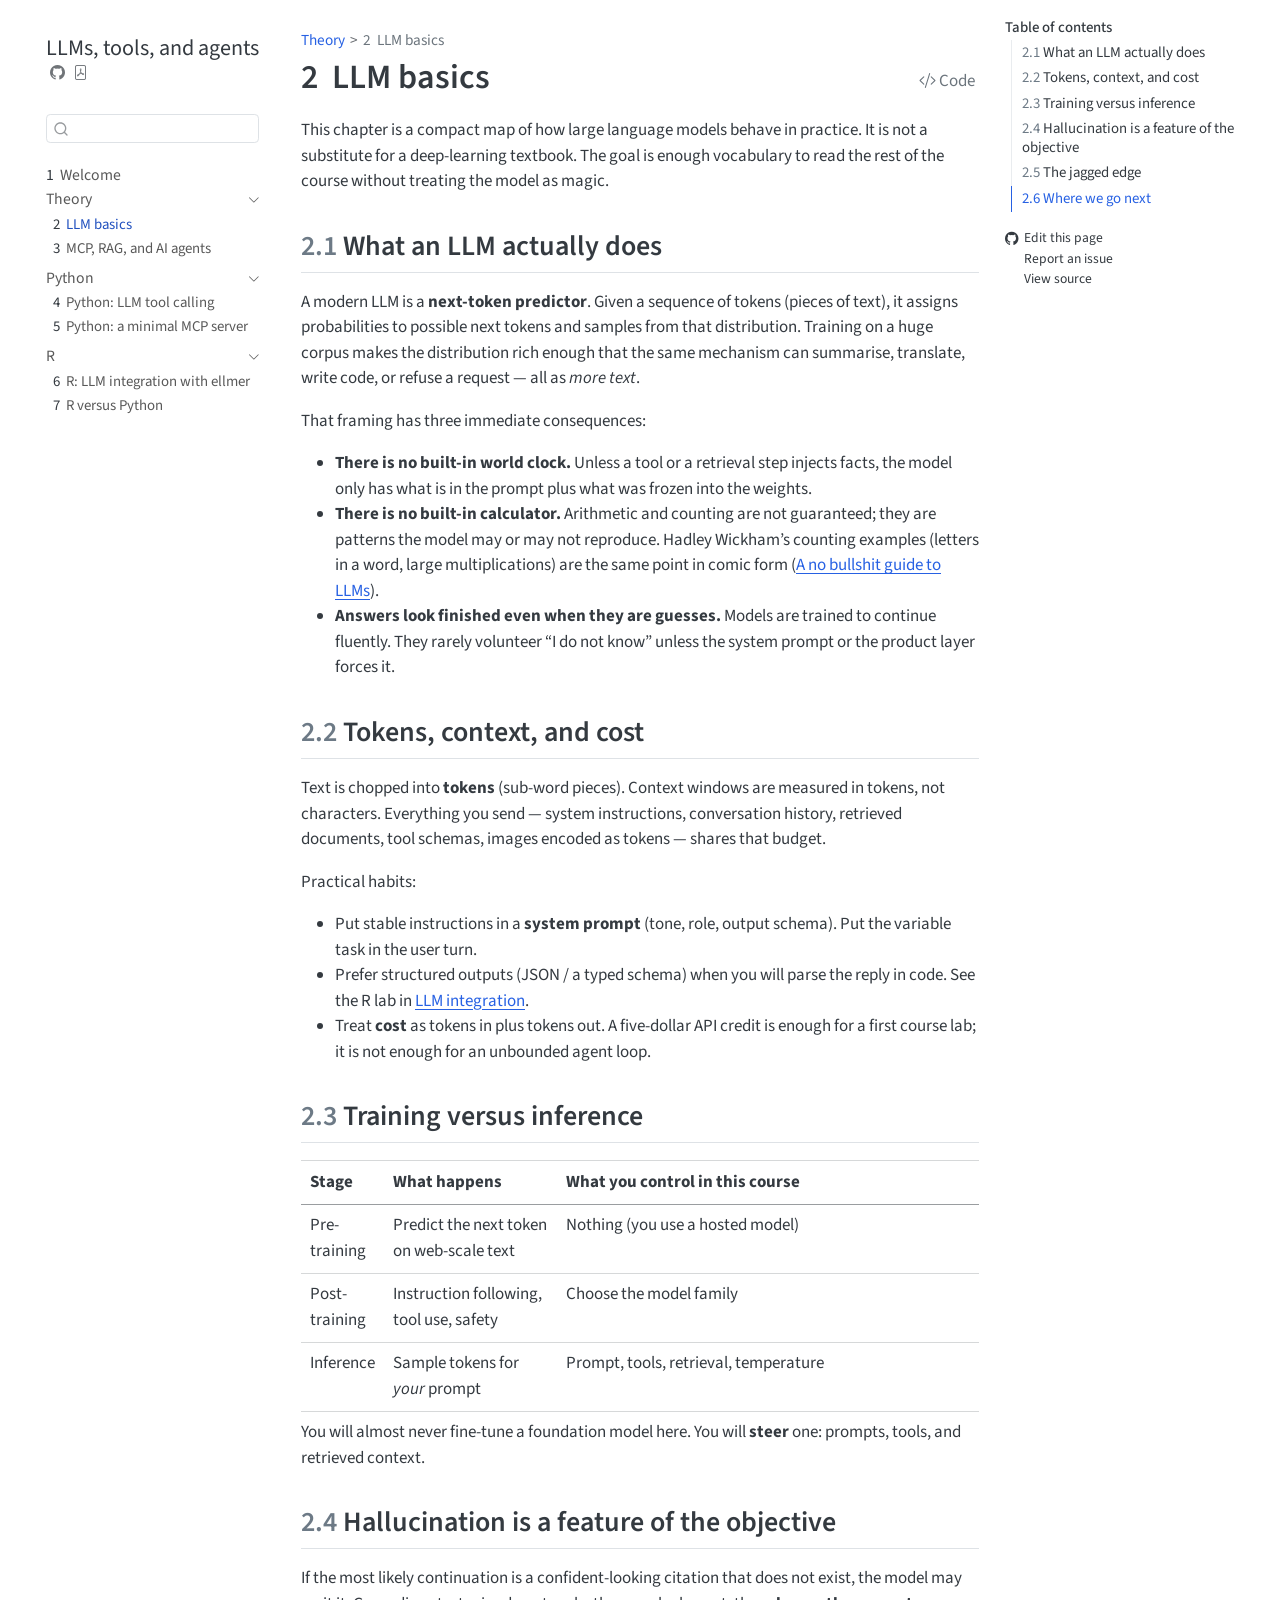
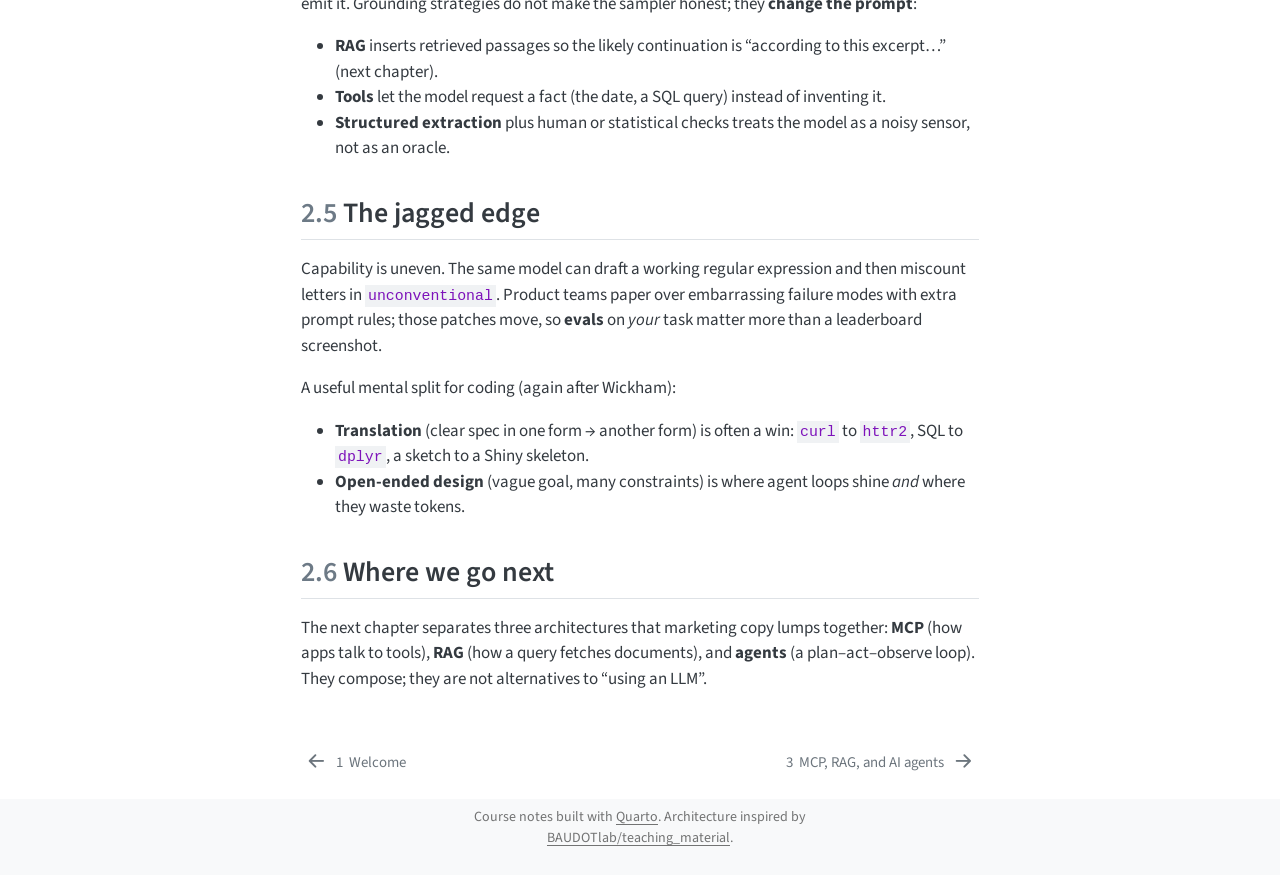
<file: theory/llm-basics.html>
<!DOCTYPE html>
<html xmlns="http://www.w3.org/1999/xhtml" lang="en-GB" xml:lang="en-GB"><head>

<meta charset="utf-8">
<meta name="generator" content="quarto-1.10.18">

<meta name="viewport" content="width=device-width, initial-scale=1.0, user-scalable=yes">

<meta name="description" content="A short course: how large language models work, how RAG, MCP and agents differ, then practical implementation in R (ellmer) and Python.">

<title>2&nbsp; LLM basics – LLMs, tools, and agents</title>
<style>
/* Default styles provided by pandoc.
** See https://pandoc.org/MANUAL.html#variables-for-html for config info.
*/
span.smallcaps{font-variant: small-caps;}
div.columns{display: flex; gap: 1.5em;}
div.column{flex: auto;}
@media screen {
div.columns{gap: min(4vw, 1.5em);}
div.column{overflow-x: auto;}
}
div.hanging-indent{margin-left: 1.5em; text-indent: -1.5em;}
ul.task-list{list-style: none;}
ul.task-list li input[type="checkbox"] {
  width: 0.8em;
  margin: 0 0.8em 0.2em -1em; /* quarto-specific, see https://github.com/quarto-dev/quarto-cli/issues/4556 */ 
  vertical-align: middle;
}
/* CSS for syntax highlighting */
html { -webkit-text-size-adjust: 100%; }
pre > code.sourceCode { white-space: pre; position: relative; }
pre > code.sourceCode > span { display: inline-block; line-height: 1.25; }
pre > code.sourceCode > span:empty { height: 1.2em; }
.sourceCode { overflow: visible; }
code.sourceCode > span { color: inherit; text-decoration: inherit; }
div.sourceCode { margin: 1em 0; }
pre.sourceCode { margin: 0; }
@media screen {
div.sourceCode { overflow: auto; }
}
@media print {
pre > code.sourceCode { white-space: pre-wrap; }
pre > code.sourceCode > span { text-indent: -5em; padding-left: 5em; }
}
pre.numberSource code
  { counter-reset: source-line 0; }
pre.numberSource code > span
  { position: relative; left: -4em; counter-increment: source-line; }
pre.numberSource code > span > a:first-child::before
  { content: counter(source-line);
    position: relative; left: -1em; text-align: right; vertical-align: baseline;
    border: none; display: inline-block;
    -webkit-touch-callout: none; -webkit-user-select: none;
    -khtml-user-select: none; -moz-user-select: none;
    -ms-user-select: none; user-select: none;
    padding: 0 4px; width: 4em;
  }
pre.numberSource { margin-left: 3em;  padding-left: 4px; }
div.sourceCode
  {   }
@media screen {
pre > code.sourceCode > span > a:first-child::before { text-decoration: underline; }
}
</style>


<script src="../site_libs/quarto-nav/quarto-nav.js"></script>
<script src="../site_libs/quarto-nav/headroom.min.js"></script>
<script src="../site_libs/clipboard/clipboard.min.js"></script>
<script src="../site_libs/quarto-search/autocomplete.umd.js"></script>
<script src="../site_libs/quarto-search/fuse.min.js"></script>
<script src="../site_libs/quarto-search/quarto-search.js"></script>
<meta name="quarto:offset" content="../">
<link href="../theory/tools-vs-agents.html" rel="next">
<link href="../index.html" rel="prev">
<script src="../site_libs/quarto-html/quarto.js" type="module"></script>
<script src="../site_libs/quarto-html/tabsets/tabsets.js" type="module"></script>
<script src="../site_libs/quarto-html/popper.min.js"></script>
<script src="../site_libs/quarto-html/tippy.umd.min.js"></script>
<script src="../site_libs/quarto-html/anchor.min.js"></script>
<link href="../site_libs/quarto-html/tippy.css" rel="stylesheet">
<link href="../site_libs/quarto-html/quarto-syntax-highlighting-64a204ab8560d761af7679ceaba22944.css" rel="stylesheet" id="quarto-text-highlighting-styles">
<script src="../site_libs/bootstrap/bootstrap.min.js"></script>
<link href="../site_libs/bootstrap/bootstrap-icons.css" rel="stylesheet">
<link href="../site_libs/bootstrap/bootstrap-84ff5906280e30c3b6b63803d4a3cc9e.min.css" rel="stylesheet" append-hash="true" id="quarto-bootstrap" data-mode="light">
<script id="quarto-search-options" type="application/json">{
  "location": "sidebar",
  "copy-button": false,
  "collapse-after": 3,
  "panel-placement": "start",
  "type": "textbox",
  "limit": 50,
  "keyboard-shortcut": [
    "f",
    "/",
    "s"
  ],
  "show-item-context": false,
  "language": {
    "search-no-results-text": "No results",
    "search-matching-documents-text": "matching documents",
    "search-copy-link-title": "Copy link to search",
    "search-hide-matches-text": "Hide additional matches",
    "search-more-match-text": "more match in this document",
    "search-more-matches-text": "more matches in this document",
    "search-clear-button-title": "Clear",
    "search-text-placeholder": "",
    "search-detached-cancel-button-title": "Cancel",
    "search-submit-button-title": "Submit",
    "search-label": "Search"
  }
}</script>
<style>html{ scroll-behavior: smooth; }</style>


<meta property="og:title" content="2&nbsp; LLM basics – LLMs, tools, and agents">
<meta property="og:description" content="A short course: how large language models work, how RAG, MCP and agents differ, then practical implementation in R (ellmer) and Python.">
<meta property="og:site_name" content="LLMs, tools, and agents">
</head>

<body class="nav-sidebar floating quarto-light">

<div id="quarto-search-results"></div>
  <header id="quarto-header" class="headroom fixed-top">
  <nav class="quarto-secondary-nav">
    <div class="container-fluid d-flex">
      <button type="button" class="quarto-btn-toggle btn" data-bs-toggle="collapse" role="button" data-bs-target=".quarto-sidebar-collapse-item" aria-controls="quarto-sidebar" aria-expanded="false" aria-label="Toggle sidebar navigation" onclick="if (window.quartoToggleHeadroom) { window.quartoToggleHeadroom(); }">
        <i class="bi bi-layout-text-sidebar-reverse"></i>
      </button>
        <nav class="quarto-page-breadcrumbs" aria-label="breadcrumb"><ol class="breadcrumb"><li class="breadcrumb-item"><a href="../theory/llm-basics.html">Theory</a></li><li class="breadcrumb-item"><a href="../theory/llm-basics.html"><span class="chapter-number">2</span>&nbsp; <span class="chapter-title">LLM basics</span></a></li></ol></nav>
        <a class="flex-grow-1" role="navigation" data-bs-toggle="collapse" data-bs-target=".quarto-sidebar-collapse-item" aria-controls="quarto-sidebar" aria-expanded="false" aria-label="Toggle sidebar navigation" onclick="if (window.quartoToggleHeadroom) { window.quartoToggleHeadroom(); }">      
        </a>
      <button type="button" class="btn quarto-search-button" aria-label="Search" onclick="window.quartoOpenSearch();">
        <i class="bi bi-search"></i>
      </button>
    </div>
  </nav>
</header>
<!-- content -->
<div id="quarto-content" class="quarto-container page-columns page-rows-contents page-layout-full">
<!-- sidebar -->
  <nav id="quarto-sidebar" class="sidebar collapse collapse-horizontal quarto-sidebar-collapse-item sidebar-navigation floating overflow-auto">
    <div class="pt-lg-2 mt-2 text-left sidebar-header">
    <div class="sidebar-title mb-0 py-0">
      <a href="../">LLMs, tools, and agents</a> 
        <div class="sidebar-tools-main">
    <a href="https://github.com/bastienchassagnol/Rag-llm-playground" title="Source Code" class="quarto-navigation-tool px-1" aria-label="Source Code"><i class="bi bi-github"></i></a>
    <a href="../llm-course.pdf" title="Download PDF" class="quarto-navigation-tool px-1" aria-label="Download PDF"><i class="bi bi-file-pdf"></i></a>
</div>
    </div>
      </div>
        <div class="mt-2 flex-shrink-0 align-items-center">
        <div class="sidebar-search">
        <div id="quarto-search" class="" title="Search"></div>
        </div>
        </div>
    <div class="sidebar-menu-container"> 
    <ul class="list-unstyled mt-1">
        <li class="sidebar-item">
  <div class="sidebar-item-container"> 
  <a href="../index.html" class="sidebar-item-text sidebar-link">
 <span class="menu-text"><span class="chapter-number">1</span>&nbsp; <span class="chapter-title">Welcome</span></span></a>
  </div>
</li>
        <li class="sidebar-item sidebar-item-section">
      <div class="sidebar-item-container"> 
            <a class="sidebar-item-text sidebar-link text-start" data-bs-toggle="collapse" data-bs-target="#quarto-sidebar-section-1" role="navigation" aria-expanded="true">
 <span class="menu-text">Theory</span></a>
          <a class="sidebar-item-toggle text-start" data-bs-toggle="collapse" data-bs-target="#quarto-sidebar-section-1" role="navigation" aria-expanded="true" aria-label="Toggle section">
            <i class="bi bi-chevron-right ms-2"></i>
          </a> 
      </div>
      <ul id="quarto-sidebar-section-1" class="collapse list-unstyled sidebar-section depth1 show">  
          <li class="sidebar-item">
  <div class="sidebar-item-container"> 
  <a href="../theory/llm-basics.html" class="sidebar-item-text sidebar-link active">
 <span class="menu-text"><span class="chapter-number">2</span>&nbsp; <span class="chapter-title">LLM basics</span></span></a>
  </div>
</li>
          <li class="sidebar-item">
  <div class="sidebar-item-container"> 
  <a href="../theory/tools-vs-agents.html" class="sidebar-item-text sidebar-link">
 <span class="menu-text"><span class="chapter-number">3</span>&nbsp; <span class="chapter-title">MCP, RAG, and AI agents</span></span></a>
  </div>
</li>
      </ul>
  </li>
        <li class="sidebar-item sidebar-item-section">
      <div class="sidebar-item-container"> 
            <a class="sidebar-item-text sidebar-link text-start" data-bs-toggle="collapse" data-bs-target="#quarto-sidebar-section-2" role="navigation" aria-expanded="true">
 <span class="menu-text">Python</span></a>
          <a class="sidebar-item-toggle text-start" data-bs-toggle="collapse" data-bs-target="#quarto-sidebar-section-2" role="navigation" aria-expanded="true" aria-label="Toggle section">
            <i class="bi bi-chevron-right ms-2"></i>
          </a> 
      </div>
      <ul id="quarto-sidebar-section-2" class="collapse list-unstyled sidebar-section depth1 show">  
          <li class="sidebar-item">
  <div class="sidebar-item-container"> 
  <a href="../python/llm-tool-calling.html" class="sidebar-item-text sidebar-link">
 <span class="menu-text"><span class="chapter-number">4</span>&nbsp; <span class="chapter-title">Python: LLM tool calling</span></span></a>
  </div>
</li>
          <li class="sidebar-item">
  <div class="sidebar-item-container"> 
  <a href="../python/basic-mcp-server.html" class="sidebar-item-text sidebar-link">
 <span class="menu-text"><span class="chapter-number">5</span>&nbsp; <span class="chapter-title">Python: a minimal MCP server</span></span></a>
  </div>
</li>
      </ul>
  </li>
        <li class="sidebar-item sidebar-item-section">
      <div class="sidebar-item-container"> 
            <a class="sidebar-item-text sidebar-link text-start" data-bs-toggle="collapse" data-bs-target="#quarto-sidebar-section-3" role="navigation" aria-expanded="true">
 <span class="menu-text">R</span></a>
          <a class="sidebar-item-toggle text-start" data-bs-toggle="collapse" data-bs-target="#quarto-sidebar-section-3" role="navigation" aria-expanded="true" aria-label="Toggle section">
            <i class="bi bi-chevron-right ms-2"></i>
          </a> 
      </div>
      <ul id="quarto-sidebar-section-3" class="collapse list-unstyled sidebar-section depth1 show">  
          <li class="sidebar-item">
  <div class="sidebar-item-container"> 
  <a href="../R/llm-integration.html" class="sidebar-item-text sidebar-link">
 <span class="menu-text"><span class="chapter-number">6</span>&nbsp; <span class="chapter-title">R: LLM integration with ellmer</span></span></a>
  </div>
</li>
          <li class="sidebar-item">
  <div class="sidebar-item-container"> 
  <a href="../R/r-vs-python.html" class="sidebar-item-text sidebar-link">
 <span class="menu-text"><span class="chapter-number">7</span>&nbsp; <span class="chapter-title">R versus Python</span></span></a>
  </div>
</li>
      </ul>
  </li>
    </ul>
    </div>
</nav>
<div id="quarto-sidebar-glass" class="quarto-sidebar-collapse-item" data-bs-toggle="collapse" data-bs-target=".quarto-sidebar-collapse-item"></div>
<!-- margin-sidebar -->
    <div id="quarto-margin-sidebar" class="sidebar margin-sidebar">
        <nav id="TOC" role="doc-toc" class="toc-active">
    <h2 id="toc-title">Table of contents</h2>
   
  <ul>
  <li><a href="#sec-what" id="toc-sec-what" class="nav-link active" data-scroll-target="#sec-what"><span class="header-section-number">2.1</span> What an LLM actually does</a></li>
  <li><a href="#sec-tokens" id="toc-sec-tokens" class="nav-link" data-scroll-target="#sec-tokens"><span class="header-section-number">2.2</span> Tokens, context, and cost</a></li>
  <li><a href="#sec-train-infer" id="toc-sec-train-infer" class="nav-link" data-scroll-target="#sec-train-infer"><span class="header-section-number">2.3</span> Training versus inference</a></li>
  <li><a href="#sec-hallucination" id="toc-sec-hallucination" class="nav-link" data-scroll-target="#sec-hallucination"><span class="header-section-number">2.4</span> Hallucination is a feature of the objective</a></li>
  <li><a href="#sec-jagged" id="toc-sec-jagged" class="nav-link" data-scroll-target="#sec-jagged"><span class="header-section-number">2.5</span> The jagged edge</a></li>
  <li><a href="#sec-next" id="toc-sec-next" class="nav-link" data-scroll-target="#sec-next"><span class="header-section-number">2.6</span> Where we go next</a></li>
  </ul>
<div class="toc-actions"><ul><li><a href="https://github.com/bastienchassagnol/Rag-llm-playground/edit/main/theory/llm-basics.qmd" class="toc-action"><i class="bi bi-github"></i>Edit this page</a></li><li><a href="https://github.com/bastienchassagnol/Rag-llm-playground/issues/new" class="toc-action"><i class="bi empty"></i>Report an issue</a></li><li><a href="https://github.com/bastienchassagnol/Rag-llm-playground/blob/main/theory/llm-basics.qmd" class="toc-action"><i class="bi empty"></i>View source</a></li></ul></div></nav>
    </div>
<!-- main -->
<main class="content column-body" id="quarto-document-content">

<header id="title-block-header" class="quarto-title-block default"><nav class="quarto-page-breadcrumbs quarto-title-breadcrumbs d-none d-lg-block" aria-label="breadcrumb"><ol class="breadcrumb"><li class="breadcrumb-item"><a href="../theory/llm-basics.html">Theory</a></li><li class="breadcrumb-item"><a href="../theory/llm-basics.html"><span class="chapter-number">2</span>&nbsp; <span class="chapter-title">LLM basics</span></a></li></ol></nav>
<div class="quarto-title">
<div class="quarto-title-block"><div><h1 class="title"><span class="chapter-number">2</span>&nbsp; <span class="chapter-title">LLM basics</span></h1><button type="button" class="btn code-tools-button" id="quarto-code-tools-source"><i class="bi"></i> Code</button></div></div>
</div>



<div class="quarto-title-meta column-body">

    
  
    
  </div>
  


</header>


<p>This chapter is a compact map of how large language models behave in practice. It is not a substitute for a deep-learning textbook. The goal is enough vocabulary to read the rest of the course without treating the model as magic.</p>
<section id="sec-what" class="level2" data-number="2.1">
<h2 data-number="2.1" class="anchored" data-anchor-id="sec-what"><span class="header-section-number">2.1</span> What an LLM actually does</h2>
<p>A modern LLM is a <strong>next-token predictor</strong>. Given a sequence of tokens (pieces of text), it assigns probabilities to possible next tokens and samples from that distribution. Training on a huge corpus makes the distribution rich enough that the same mechanism can summarise, translate, write code, or refuse a request — all as <em>more text</em>.</p>
<p>That framing has three immediate consequences:</p>
<ul>
<li><strong>There is no built-in world clock.</strong> Unless a tool or a retrieval step injects facts, the model only has what is in the prompt plus what was frozen into the weights.</li>
<li><strong>There is no built-in calculator.</strong> Arithmetic and counting are not guaranteed; they are patterns the model may or may not reproduce. Hadley Wickham’s counting examples (letters in a word, large multiplications) are the same point in comic form (<a href="https://tidydesign.substack.com/p/a-no-bullshit-guide-to-llms">A no bullshit guide to LLMs</a>).</li>
<li><strong>Answers look finished even when they are guesses.</strong> Models are trained to continue fluently. They rarely volunteer “I do not know” unless the system prompt or the product layer forces it.</li>
</ul>
</section>
<section id="sec-tokens" class="level2" data-number="2.2">
<h2 data-number="2.2" class="anchored" data-anchor-id="sec-tokens"><span class="header-section-number">2.2</span> Tokens, context, and cost</h2>
<p>Text is chopped into <strong>tokens</strong> (sub-word pieces). Context windows are measured in tokens, not characters. Everything you send — system instructions, conversation history, retrieved documents, tool schemas, images encoded as tokens — shares that budget.</p>
<p>Practical habits:</p>
<ul>
<li>Put stable instructions in a <strong>system prompt</strong> (tone, role, output schema). Put the variable task in the user turn.</li>
<li>Prefer structured outputs (JSON / a typed schema) when you will parse the reply in code. See the R lab in <a href="../R/llm-integration.html">LLM integration</a>.</li>
<li>Treat <strong>cost</strong> as tokens in plus tokens out. A five-dollar API credit is enough for a first course lab; it is not enough for an unbounded agent loop.</li>
</ul>
</section>
<section id="sec-train-infer" class="level2" data-number="2.3">
<h2 data-number="2.3" class="anchored" data-anchor-id="sec-train-infer"><span class="header-section-number">2.3</span> Training versus inference</h2>
<table class="table">
<colgroup>
<col style="width: 12%">
<col style="width: 25%">
<col style="width: 61%">
</colgroup>
<thead>
<tr class="header">
<th>Stage</th>
<th>What happens</th>
<th>What you control in this course</th>
</tr>
</thead>
<tbody>
<tr class="odd">
<td>Pre-training</td>
<td>Predict the next token on web-scale text</td>
<td>Nothing (you use a hosted model)</td>
</tr>
<tr class="even">
<td>Post-training</td>
<td>Instruction following, tool use, safety</td>
<td>Choose the model family</td>
</tr>
<tr class="odd">
<td>Inference</td>
<td>Sample tokens for <em>your</em> prompt</td>
<td>Prompt, tools, retrieval, temperature</td>
</tr>
</tbody>
</table>
<p>You will almost never fine-tune a foundation model here. You will <strong>steer</strong> one: prompts, tools, and retrieved context.</p>
</section>
<section id="sec-hallucination" class="level2" data-number="2.4">
<h2 data-number="2.4" class="anchored" data-anchor-id="sec-hallucination"><span class="header-section-number">2.4</span> Hallucination is a feature of the objective</h2>
<p>If the most likely continuation is a confident-looking citation that does not exist, the model may emit it. Grounding strategies do not make the sampler honest; they <strong>change the prompt</strong>:</p>
<ul>
<li><strong>RAG</strong> inserts retrieved passages so the likely continuation is “according to this excerpt…” (next chapter).</li>
<li><strong>Tools</strong> let the model request a fact (the date, a SQL query) instead of inventing it.</li>
<li><strong>Structured extraction</strong> plus human or statistical checks treats the model as a noisy sensor, not as an oracle.</li>
</ul>
</section>
<section id="sec-jagged" class="level2" data-number="2.5">
<h2 data-number="2.5" class="anchored" data-anchor-id="sec-jagged"><span class="header-section-number">2.5</span> The jagged edge</h2>
<p>Capability is uneven. The same model can draft a working regular expression and then miscount letters in <code>unconventional</code>. Product teams paper over embarrassing failure modes with extra prompt rules; those patches move, so <strong>evals</strong> on <em>your</em> task matter more than a leaderboard screenshot.</p>
<p>A useful mental split for coding (again after Wickham):</p>
<ul>
<li><strong>Translation</strong> (clear spec in one form → another form) is often a win: <code>curl</code> to <code>httr2</code>, SQL to <code>dplyr</code>, a sketch to a Shiny skeleton.</li>
<li><strong>Open-ended design</strong> (vague goal, many constraints) is where agent loops shine <em>and</em> where they waste tokens.</li>
</ul>
</section>
<section id="sec-next" class="level2" data-number="2.6">
<h2 data-number="2.6" class="anchored" data-anchor-id="sec-next"><span class="header-section-number">2.6</span> Where we go next</h2>
<p>The next chapter separates three architectures that marketing copy lumps together: <strong>MCP</strong> (how apps talk to tools), <strong>RAG</strong> (how a query fetches documents), and <strong>agents</strong> (a plan–act–observe loop). They compose; they are not alternatives to “using an LLM”.</p>


<!-- -->

</section>

</main> <!-- /main -->
<script id="quarto-html-after-body" type="application/javascript">
  window.document.addEventListener("DOMContentLoaded", function (event) {
    const icon = "";
    const anchorJS = new window.AnchorJS();
    anchorJS.options = {
      placement: 'right',
      icon: icon
    };
    anchorJS.add('.anchored');
    const isCodeAnnotation = (el) => {
      for (const clz of el.classList) {
        if (clz.startsWith('code-annotation-')) {                     
          return true;
        }
      }
      return false;
    }
    const onCopySuccess = function(e) {
      // button target
      const button = e.trigger;
      // don't keep focus
      button.blur();
      // flash "checked"
      button.classList.add('code-copy-button-checked');
      var currentTitle = button.getAttribute("title");
      button.setAttribute("title", "Copied!");
      let tooltip;
      if (window.bootstrap) {
        button.setAttribute("data-bs-toggle", "tooltip");
        button.setAttribute("data-bs-placement", "left");
        button.setAttribute("data-bs-title", "Copied!");
        tooltip = new bootstrap.Tooltip(button, 
          { trigger: "manual", 
            customClass: "code-copy-button-tooltip",
            offset: [0, -8]});
        tooltip.show();    
      }
      setTimeout(function() {
        if (tooltip) {
          tooltip.hide();
          button.removeAttribute("data-bs-title");
          button.removeAttribute("data-bs-toggle");
          button.removeAttribute("data-bs-placement");
        }
        button.setAttribute("title", currentTitle);
        button.classList.remove('code-copy-button-checked');
      }, 1000);
      // clear code selection
      e.clearSelection();
    }
    const getTextToCopy = function(trigger) {
      const outerScaffold = trigger.parentElement.cloneNode(true);
      const codeEl = outerScaffold.querySelector('code');
      for (const childEl of codeEl.children) {
        if (isCodeAnnotation(childEl)) {
          childEl.remove();
        }
      }
      return codeEl.innerText;
    }
    const clipboard = new window.ClipboardJS('.code-copy-button:not([data-in-quarto-modal])', {
      text: getTextToCopy
    });
    clipboard.on('success', onCopySuccess);
    if (window.document.getElementById('quarto-embedded-source-code-modal')) {
      const clipboardModal = new window.ClipboardJS('.code-copy-button[data-in-quarto-modal]', {
        text: getTextToCopy,
        container: window.document.getElementById('quarto-embedded-source-code-modal')
      });
      clipboardModal.on('success', onCopySuccess);
    }
    const viewSource = window.document.getElementById('quarto-view-source') ||
                       window.document.getElementById('quarto-code-tools-source');
    if (viewSource) {
      const sourceUrl = viewSource.getAttribute("data-quarto-source-url");
      viewSource.addEventListener("click", function(e) {
        if (sourceUrl) {
          // rstudio viewer pane
          if (/\bcapabilities=\b/.test(window.location)) {
            window.open(sourceUrl);
          } else {
            window.location.href = sourceUrl;
          }
        } else {
          const modal = new bootstrap.Modal(document.getElementById('quarto-embedded-source-code-modal'));
          modal.show();
        }
        return false;
      });
    }
    function toggleCodeHandler(show) {
      return function(e) {
        const cellDetails = window.document.querySelectorAll(".cell details.code-fold");
        for (let i=0; i<cellDetails.length; i++) {
          const details = cellDetails[i];
          if (show) {
            details.open = true;
          } else {
            details.removeAttribute("open");
          }
        }
        const cellCodeDivs = window.document.querySelectorAll(".cell div.sourceCode.cell-code");
        const fromCls = show ? "hidden" : "unhidden";
        const toCls = show ? "unhidden" : "hidden";
        for (let i=0; i<cellCodeDivs.length; i++) {
          const codeDiv = cellCodeDivs[i];
          if (codeDiv.classList.contains(fromCls)) {
            codeDiv.classList.remove(fromCls);
            codeDiv.classList.add(toCls);
          } 
        }
        return false;
      }
    }
    const hideAllCode = window.document.getElementById("quarto-hide-all-code");
    if (hideAllCode) {
      hideAllCode.addEventListener("click", toggleCodeHandler(false));
    }
    const showAllCode = window.document.getElementById("quarto-show-all-code");
    if (showAllCode) {
      showAllCode.addEventListener("click", toggleCodeHandler(true));
    }
      var localhostRegex = new RegExp(/^(?:http|https):\/\/localhost\:?[0-9]*\//);
      var mailtoRegex = new RegExp(/^mailto:/);
        var filterRegex = new RegExp("https:\/\/bastienchassagnol\.github\.io\/Rag-llm-playground\/");
      var isInternal = (href) => {
          return filterRegex.test(href) || localhostRegex.test(href) || mailtoRegex.test(href);
      }
      // Inspect non-navigation links and adorn them if external
     var links = window.document.querySelectorAll('a[href]:not(.nav-link):not(.navbar-brand):not(.toc-action):not(.sidebar-link):not(.sidebar-item-toggle):not(.pagination-link):not(.no-external):not([aria-hidden]):not(.dropdown-item):not(.quarto-navigation-tool):not(.about-link)');
      for (var i=0; i<links.length; i++) {
        const link = links[i];
        if (!isInternal(link.href)) {
          // undo the damage that might have been done by quarto-nav.js in the case of
          // links that we want to consider external
          if (link.dataset.originalHref !== undefined) {
            link.href = link.dataset.originalHref;
          }
        }
      }
    function tippyHover(el, contentFn, onTriggerFn, onUntriggerFn) {
      const config = {
        allowHTML: true,
        maxWidth: 500,
        delay: 100,
        arrow: false,
        appendTo: function(el) {
            return el.parentElement;
        },
        interactive: true,
        interactiveBorder: 10,
        theme: 'quarto',
        placement: 'bottom-start',
      };
      if (contentFn) {
        config.content = contentFn;
      }
      if (onTriggerFn) {
        config.onTrigger = onTriggerFn;
      }
      if (onUntriggerFn) {
        config.onUntrigger = onUntriggerFn;
      }
      window.tippy(el, config); 
    }
    const noterefs = window.document.querySelectorAll('a[role="doc-noteref"]');
    for (var i=0; i<noterefs.length; i++) {
      const ref = noterefs[i];
      tippyHover(ref, function() {
        // use id or data attribute instead here
        let href = ref.getAttribute('data-footnote-href') || ref.getAttribute('href');
        try { href = new URL(href).hash; } catch {}
        const id = href.replace(/^#\/?/, "");
        const note = window.document.getElementById(id);
        if (note) {
          return note.innerHTML;
        } else {
          return "";
        }
      });
    }
    const xrefs = window.document.querySelectorAll('a.quarto-xref');
    const processXRef = (id, note) => {
      // Strip column container classes
      const stripColumnClz = (el) => {
        el.classList.remove("page-full", "page-columns");
        if (el.children) {
          for (const child of el.children) {
            stripColumnClz(child);
          }
        }
      }
      stripColumnClz(note)
      if (id === null || id.startsWith('sec-')) {
        // Special case sections, only their first couple elements
        const container = document.createElement("div");
        if (note.children && note.children.length > 2) {
          container.appendChild(note.children[0].cloneNode(true));
          for (let i = 1; i < note.children.length; i++) {
            const child = note.children[i];
            if (child.tagName === "P" && child.innerText === "") {
              continue;
            } else {
              container.appendChild(child.cloneNode(true));
              break;
            }
          }
          if (window.Quarto?.typesetMath) {
            window.Quarto.typesetMath(container);
          }
          return container.innerHTML
        } else {
          if (window.Quarto?.typesetMath) {
            window.Quarto.typesetMath(note);
          }
          return note.innerHTML;
        }
      } else {
        // Remove any anchor links if they are present
        const anchorLink = note.querySelector('a.anchorjs-link');
        if (anchorLink) {
          anchorLink.remove();
        }
        if (window.Quarto?.typesetMath) {
          window.Quarto.typesetMath(note);
        }
        if (note.classList.contains("callout")) {
          return note.outerHTML;
        } else {
          return note.innerHTML;
        }
      }
    }
    for (var i=0; i<xrefs.length; i++) {
      const xref = xrefs[i];
      tippyHover(xref, undefined, function(instance) {
        instance.disable();
        let url = xref.getAttribute('href');
        let hash = undefined; 
        if (url.startsWith('#')) {
          hash = url;
        } else {
          try { hash = new URL(url).hash; } catch {}
        }
        if (hash) {
          const id = hash.replace(/^#\/?/, "");
          const note = window.document.getElementById(id);
          if (note !== null) {
            try {
              const html = processXRef(id, note.cloneNode(true));
              instance.setContent(html);
            } finally {
              instance.enable();
              instance.show();
            }
          } else {
            // See if we can fetch this
            fetch(url.split('#')[0])
            .then(res => res.text())
            .then(html => {
              const parser = new DOMParser();
              const htmlDoc = parser.parseFromString(html, "text/html");
              const note = htmlDoc.getElementById(id);
              if (note !== null) {
                const html = processXRef(id, note);
                instance.setContent(html);
              } 
            }).finally(() => {
              instance.enable();
              instance.show();
            });
          }
        } else {
          // See if we can fetch a full url (with no hash to target)
          // This is a special case and we should probably do some content thinning / targeting
          fetch(url)
          .then(res => res.text())
          .then(html => {
            const parser = new DOMParser();
            const htmlDoc = parser.parseFromString(html, "text/html");
            const note = htmlDoc.querySelector('main.content');
            if (note !== null) {
              // This should only happen for chapter cross references
              // (since there is no id in the URL)
              // remove the first header
              if (note.children.length > 0 && note.children[0].tagName === "HEADER") {
                note.children[0].remove();
              }
              const html = processXRef(null, note);
              instance.setContent(html);
            } 
          }).finally(() => {
            instance.enable();
            instance.show();
          });
        }
      }, function(instance) {
      });
    }
        let selectedAnnoteEl;
        const selectorForAnnotation = ( cell, annotation) => {
          let cellAttr = 'data-code-cell="' + cell + '"';
          let lineAttr = 'data-code-annotation="' +  annotation + '"';
          const selector = 'span[' + cellAttr + '][' + lineAttr + ']';
          return selector;
        }
        const selectCodeLines = (annoteEl) => {
          const doc = window.document;
          const targetCell = annoteEl.getAttribute("data-target-cell");
          const targetAnnotation = annoteEl.getAttribute("data-target-annotation");
          const annoteSpan = window.document.querySelector(selectorForAnnotation(targetCell, targetAnnotation));
          const lines = annoteSpan.getAttribute("data-code-lines").split(",");
          const lineIds = lines.map((line) => {
            return targetCell + "-" + line;
          })
          let top = null;
          let height = null;
          let parent = null;
          if (lineIds.length > 0) {
              //compute the position of the single el (top and bottom and make a div)
              const el = window.document.getElementById(lineIds[0]);
              top = el.offsetTop;
              height = el.offsetHeight;
              parent = el.parentElement.parentElement;
            if (lineIds.length > 1) {
              const lastEl = window.document.getElementById(lineIds[lineIds.length - 1]);
              const bottom = lastEl.offsetTop + lastEl.offsetHeight;
              height = bottom - top;
            }
            if (top !== null && height !== null && parent !== null) {
              // cook up a div (if necessary) and position it 
              let div = window.document.getElementById("code-annotation-line-highlight");
              if (div === null) {
                div = window.document.createElement("div");
                div.setAttribute("id", "code-annotation-line-highlight");
                div.style.position = 'absolute';
                parent.appendChild(div);
              }
              div.style.top = top - 2 + "px";
              div.style.height = height + 4 + "px";
              div.style.left = 0;
              let gutterDiv = window.document.getElementById("code-annotation-line-highlight-gutter");
              if (gutterDiv === null) {
                gutterDiv = window.document.createElement("div");
                gutterDiv.setAttribute("id", "code-annotation-line-highlight-gutter");
                gutterDiv.style.position = 'absolute';
                const codeCell = window.document.getElementById(targetCell);
                const gutter = codeCell.querySelector('.code-annotation-gutter');
                gutter.appendChild(gutterDiv);
              }
              gutterDiv.style.top = top - 2 + "px";
              gutterDiv.style.height = height + 4 + "px";
            }
            selectedAnnoteEl = annoteEl;
          }
        };
        const unselectCodeLines = () => {
          const elementsIds = ["code-annotation-line-highlight", "code-annotation-line-highlight-gutter"];
          elementsIds.forEach((elId) => {
            const div = window.document.getElementById(elId);
            if (div) {
              div.remove();
            }
          });
          selectedAnnoteEl = undefined;
        };
          // Handle positioning of the toggle
      window.addEventListener(
        "resize",
        throttle(() => {
          elRect = undefined;
          if (selectedAnnoteEl) {
            selectCodeLines(selectedAnnoteEl);
          }
        }, 10)
      );
      function throttle(fn, ms) {
      let throttle = false;
      let timer;
        return (...args) => {
          if(!throttle) { // first call gets through
              fn.apply(this, args);
              throttle = true;
          } else { // all the others get throttled
              if(timer) clearTimeout(timer); // cancel #2
              timer = setTimeout(() => {
                fn.apply(this, args);
                timer = throttle = false;
              }, ms);
          }
        };
      }
        // Attach click handler to the DT
        const annoteDls = window.document.querySelectorAll('dt[data-target-cell]');
        for (const annoteDlNode of annoteDls) {
          annoteDlNode.addEventListener('click', (event) => {
            const clickedEl = event.target;
            if (clickedEl !== selectedAnnoteEl) {
              unselectCodeLines();
              const activeEl = window.document.querySelector('dt[data-target-cell].code-annotation-active');
              if (activeEl) {
                activeEl.classList.remove('code-annotation-active');
              }
              selectCodeLines(clickedEl);
              clickedEl.classList.add('code-annotation-active');
            } else {
              // Unselect the line
              unselectCodeLines();
              clickedEl.classList.remove('code-annotation-active');
            }
          });
        }
    const findCites = (el) => {
      const parentEl = el.parentElement;
      if (parentEl) {
        const cites = parentEl.dataset.cites;
        if (cites) {
          return {
            el,
            cites: cites.split(' ')
          };
        } else {
          return findCites(el.parentElement)
        }
      } else {
        return undefined;
      }
    };
    var bibliorefs = window.document.querySelectorAll('a[role="doc-biblioref"]');
    for (var i=0; i<bibliorefs.length; i++) {
      const ref = bibliorefs[i];
      const citeInfo = findCites(ref);
      if (citeInfo) {
        tippyHover(citeInfo.el, function() {
          var popup = window.document.createElement('div');
          citeInfo.cites.forEach(function(cite) {
            var citeDiv = window.document.createElement('div');
            citeDiv.classList.add('hanging-indent');
            citeDiv.classList.add('csl-entry');
            var biblioDiv = window.document.getElementById('ref-' + cite);
            if (biblioDiv) {
              citeDiv.innerHTML = biblioDiv.innerHTML;
            }
            popup.appendChild(citeDiv);
          });
          return popup.innerHTML;
        });
      }
    }
  });
  </script>
<nav class="page-navigation column-body">
  <div class="nav-page nav-page-previous">
      <a href="../index.html" class="pagination-link" aria-label="Welcome">
        <i class="bi bi-arrow-left-short"></i> <span class="nav-page-text"><span class="chapter-number">1</span>&nbsp; <span class="chapter-title">Welcome</span></span>
      </a>          
  </div>
  <div class="nav-page nav-page-next">
      <a href="../theory/tools-vs-agents.html" class="pagination-link" aria-label="MCP, RAG, and AI agents">
        <span class="nav-page-text"><span class="chapter-number">3</span>&nbsp; <span class="chapter-title">MCP, RAG, and AI agents</span></span> <i class="bi bi-arrow-right-short"></i>
      </a>
  </div>
</nav><div class="modal fade" id="quarto-embedded-source-code-modal" tabindex="-1" aria-labelledby="quarto-embedded-source-code-modal-label" aria-hidden="true"><div class="modal-dialog modal-dialog-scrollable"><div class="modal-content"><div class="modal-header"><h5 class="modal-title" id="quarto-embedded-source-code-modal-label">Source Code</h5><button class="btn-close" data-bs-dismiss="modal"></button></div><div class="modal-body"><div class="">
<div class="code-copy-outer-scaffold"><div class="sourceCode" id="cb1" data-shortcodes="false"><pre class="sourceCode markdown code-with-copy"><code class="sourceCode markdown"><span id="cb1-1"><a href="#cb1-1" aria-hidden="true" tabindex="-1"></a><span class="co">---</span></span>
<span id="cb1-2"><a href="#cb1-2" aria-hidden="true" tabindex="-1"></a><span class="an">title:</span><span class="co"> "LLM basics"</span></span>
<span id="cb1-3"><a href="#cb1-3" aria-hidden="true" tabindex="-1"></a><span class="co">---</span></span>
<span id="cb1-4"><a href="#cb1-4" aria-hidden="true" tabindex="-1"></a></span>
<span id="cb1-5"><a href="#cb1-5" aria-hidden="true" tabindex="-1"></a>This chapter is a compact map of how large language models behave in</span>
<span id="cb1-6"><a href="#cb1-6" aria-hidden="true" tabindex="-1"></a>practice. It is not a substitute for a deep-learning textbook. The</span>
<span id="cb1-7"><a href="#cb1-7" aria-hidden="true" tabindex="-1"></a>goal is enough vocabulary to read the rest of the course without</span>
<span id="cb1-8"><a href="#cb1-8" aria-hidden="true" tabindex="-1"></a>treating the model as magic.</span>
<span id="cb1-9"><a href="#cb1-9" aria-hidden="true" tabindex="-1"></a></span>
<span id="cb1-10"><a href="#cb1-10" aria-hidden="true" tabindex="-1"></a><span class="fu">## What an LLM actually does {#sec-what}</span></span>
<span id="cb1-11"><a href="#cb1-11" aria-hidden="true" tabindex="-1"></a></span>
<span id="cb1-12"><a href="#cb1-12" aria-hidden="true" tabindex="-1"></a>A modern LLM is a **next-token predictor**. Given a sequence of</span>
<span id="cb1-13"><a href="#cb1-13" aria-hidden="true" tabindex="-1"></a>tokens (pieces of text), it assigns probabilities to possible next</span>
<span id="cb1-14"><a href="#cb1-14" aria-hidden="true" tabindex="-1"></a>tokens and samples from that distribution. Training on a huge corpus</span>
<span id="cb1-15"><a href="#cb1-15" aria-hidden="true" tabindex="-1"></a>makes the distribution rich enough that the same mechanism can</span>
<span id="cb1-16"><a href="#cb1-16" aria-hidden="true" tabindex="-1"></a>summarise, translate, write code, or refuse a request — all as</span>
<span id="cb1-17"><a href="#cb1-17" aria-hidden="true" tabindex="-1"></a>*more text*.</span>
<span id="cb1-18"><a href="#cb1-18" aria-hidden="true" tabindex="-1"></a></span>
<span id="cb1-19"><a href="#cb1-19" aria-hidden="true" tabindex="-1"></a>That framing has three immediate consequences:</span>
<span id="cb1-20"><a href="#cb1-20" aria-hidden="true" tabindex="-1"></a></span>
<span id="cb1-21"><a href="#cb1-21" aria-hidden="true" tabindex="-1"></a><span class="ss">- </span>**There is no built-in world clock.** Unless a tool or a retrieval</span>
<span id="cb1-22"><a href="#cb1-22" aria-hidden="true" tabindex="-1"></a>  step injects facts, the model only has what is in the prompt plus</span>
<span id="cb1-23"><a href="#cb1-23" aria-hidden="true" tabindex="-1"></a>  what was frozen into the weights.</span>
<span id="cb1-24"><a href="#cb1-24" aria-hidden="true" tabindex="-1"></a><span class="ss">- </span>**There is no built-in calculator.** Arithmetic and counting are</span>
<span id="cb1-25"><a href="#cb1-25" aria-hidden="true" tabindex="-1"></a>  not guaranteed; they are patterns the model may or may not</span>
<span id="cb1-26"><a href="#cb1-26" aria-hidden="true" tabindex="-1"></a>  reproduce. Hadley Wickham's counting examples (letters in a word,</span>
<span id="cb1-27"><a href="#cb1-27" aria-hidden="true" tabindex="-1"></a>  large multiplications) are the same point in comic form</span>
<span id="cb1-28"><a href="#cb1-28" aria-hidden="true" tabindex="-1"></a>  (<span class="co">[</span><span class="ot">A no bullshit guide to LLMs</span><span class="co">](https://tidydesign.substack.com/p/a-no-bullshit-guide-to-llms)</span>).</span>
<span id="cb1-29"><a href="#cb1-29" aria-hidden="true" tabindex="-1"></a><span class="ss">- </span>**Answers look finished even when they are guesses.** Models are</span>
<span id="cb1-30"><a href="#cb1-30" aria-hidden="true" tabindex="-1"></a>  trained to continue fluently. They rarely volunteer "I do not</span>
<span id="cb1-31"><a href="#cb1-31" aria-hidden="true" tabindex="-1"></a>  know" unless the system prompt or the product layer forces it.</span>
<span id="cb1-32"><a href="#cb1-32" aria-hidden="true" tabindex="-1"></a></span>
<span id="cb1-33"><a href="#cb1-33" aria-hidden="true" tabindex="-1"></a><span class="fu">## Tokens, context, and cost {#sec-tokens}</span></span>
<span id="cb1-34"><a href="#cb1-34" aria-hidden="true" tabindex="-1"></a></span>
<span id="cb1-35"><a href="#cb1-35" aria-hidden="true" tabindex="-1"></a>Text is chopped into **tokens** (sub-word pieces). Context windows</span>
<span id="cb1-36"><a href="#cb1-36" aria-hidden="true" tabindex="-1"></a>are measured in tokens, not characters. Everything you send — system</span>
<span id="cb1-37"><a href="#cb1-37" aria-hidden="true" tabindex="-1"></a>instructions, conversation history, retrieved documents, tool</span>
<span id="cb1-38"><a href="#cb1-38" aria-hidden="true" tabindex="-1"></a>schemas, images encoded as tokens — shares that budget.</span>
<span id="cb1-39"><a href="#cb1-39" aria-hidden="true" tabindex="-1"></a></span>
<span id="cb1-40"><a href="#cb1-40" aria-hidden="true" tabindex="-1"></a>Practical habits:</span>
<span id="cb1-41"><a href="#cb1-41" aria-hidden="true" tabindex="-1"></a></span>
<span id="cb1-42"><a href="#cb1-42" aria-hidden="true" tabindex="-1"></a><span class="ss">- </span>Put stable instructions in a **system prompt** (tone, role,</span>
<span id="cb1-43"><a href="#cb1-43" aria-hidden="true" tabindex="-1"></a>  output schema). Put the variable task in the user turn.</span>
<span id="cb1-44"><a href="#cb1-44" aria-hidden="true" tabindex="-1"></a><span class="ss">- </span>Prefer structured outputs (JSON / a typed schema) when you will</span>
<span id="cb1-45"><a href="#cb1-45" aria-hidden="true" tabindex="-1"></a>  parse the reply in code. See the R lab in</span>
<span id="cb1-46"><a href="#cb1-46" aria-hidden="true" tabindex="-1"></a>  <span class="co">[</span><span class="ot">LLM integration</span><span class="co">](../R/llm-integration.qmd)</span>.</span>
<span id="cb1-47"><a href="#cb1-47" aria-hidden="true" tabindex="-1"></a><span class="ss">- </span>Treat **cost** as tokens in plus tokens out. A five-dollar API</span>
<span id="cb1-48"><a href="#cb1-48" aria-hidden="true" tabindex="-1"></a>  credit is enough for a first course lab; it is not enough for an</span>
<span id="cb1-49"><a href="#cb1-49" aria-hidden="true" tabindex="-1"></a>  unbounded agent loop.</span>
<span id="cb1-50"><a href="#cb1-50" aria-hidden="true" tabindex="-1"></a></span>
<span id="cb1-51"><a href="#cb1-51" aria-hidden="true" tabindex="-1"></a><span class="fu">## Training versus inference {#sec-train-infer}</span></span>
<span id="cb1-52"><a href="#cb1-52" aria-hidden="true" tabindex="-1"></a></span>
<span id="cb1-53"><a href="#cb1-53" aria-hidden="true" tabindex="-1"></a><span class="pp">|</span> Stage <span class="pp">|</span> What happens <span class="pp">|</span> What you control in this course <span class="pp">|</span></span>
<span id="cb1-54"><a href="#cb1-54" aria-hidden="true" tabindex="-1"></a><span class="pp">|-------|--------------|----------------------------------|</span></span>
<span id="cb1-55"><a href="#cb1-55" aria-hidden="true" tabindex="-1"></a><span class="pp">|</span> Pre-training <span class="pp">|</span> Predict the next token on web-scale text <span class="pp">|</span> Nothing (you use a hosted model) <span class="pp">|</span></span>
<span id="cb1-56"><a href="#cb1-56" aria-hidden="true" tabindex="-1"></a><span class="pp">|</span> Post-training <span class="pp">|</span> Instruction following, tool use, safety <span class="pp">|</span> Choose the model family <span class="pp">|</span></span>
<span id="cb1-57"><a href="#cb1-57" aria-hidden="true" tabindex="-1"></a><span class="pp">|</span> Inference <span class="pp">|</span> Sample tokens for *your* prompt <span class="pp">|</span> Prompt, tools, retrieval, temperature <span class="pp">|</span></span>
<span id="cb1-58"><a href="#cb1-58" aria-hidden="true" tabindex="-1"></a></span>
<span id="cb1-59"><a href="#cb1-59" aria-hidden="true" tabindex="-1"></a>You will almost never fine-tune a foundation model here. You will</span>
<span id="cb1-60"><a href="#cb1-60" aria-hidden="true" tabindex="-1"></a>**steer** one: prompts, tools, and retrieved context.</span>
<span id="cb1-61"><a href="#cb1-61" aria-hidden="true" tabindex="-1"></a></span>
<span id="cb1-62"><a href="#cb1-62" aria-hidden="true" tabindex="-1"></a><span class="fu">## Hallucination is a feature of the objective {#sec-hallucination}</span></span>
<span id="cb1-63"><a href="#cb1-63" aria-hidden="true" tabindex="-1"></a></span>
<span id="cb1-64"><a href="#cb1-64" aria-hidden="true" tabindex="-1"></a>If the most likely continuation is a confident-looking citation that</span>
<span id="cb1-65"><a href="#cb1-65" aria-hidden="true" tabindex="-1"></a>does not exist, the model may emit it. Grounding strategies do not</span>
<span id="cb1-66"><a href="#cb1-66" aria-hidden="true" tabindex="-1"></a>make the sampler honest; they **change the prompt**:</span>
<span id="cb1-67"><a href="#cb1-67" aria-hidden="true" tabindex="-1"></a></span>
<span id="cb1-68"><a href="#cb1-68" aria-hidden="true" tabindex="-1"></a><span class="ss">- </span>**RAG** inserts retrieved passages so the likely continuation is</span>
<span id="cb1-69"><a href="#cb1-69" aria-hidden="true" tabindex="-1"></a>  "according to this excerpt…" (next chapter).</span>
<span id="cb1-70"><a href="#cb1-70" aria-hidden="true" tabindex="-1"></a><span class="ss">- </span>**Tools** let the model request a fact (the date, a SQL query)</span>
<span id="cb1-71"><a href="#cb1-71" aria-hidden="true" tabindex="-1"></a>  instead of inventing it.</span>
<span id="cb1-72"><a href="#cb1-72" aria-hidden="true" tabindex="-1"></a><span class="ss">- </span>**Structured extraction** plus human or statistical checks treats</span>
<span id="cb1-73"><a href="#cb1-73" aria-hidden="true" tabindex="-1"></a>  the model as a noisy sensor, not as an oracle.</span>
<span id="cb1-74"><a href="#cb1-74" aria-hidden="true" tabindex="-1"></a></span>
<span id="cb1-75"><a href="#cb1-75" aria-hidden="true" tabindex="-1"></a><span class="fu">## The jagged edge {#sec-jagged}</span></span>
<span id="cb1-76"><a href="#cb1-76" aria-hidden="true" tabindex="-1"></a></span>
<span id="cb1-77"><a href="#cb1-77" aria-hidden="true" tabindex="-1"></a>Capability is uneven. The same model can draft a working regular</span>
<span id="cb1-78"><a href="#cb1-78" aria-hidden="true" tabindex="-1"></a>expression and then miscount letters in <span class="in">`unconventional`</span>. Product</span>
<span id="cb1-79"><a href="#cb1-79" aria-hidden="true" tabindex="-1"></a>teams paper over embarrassing failure modes with extra prompt</span>
<span id="cb1-80"><a href="#cb1-80" aria-hidden="true" tabindex="-1"></a>rules; those patches move, so **evals** on *your* task matter more</span>
<span id="cb1-81"><a href="#cb1-81" aria-hidden="true" tabindex="-1"></a>than a leaderboard screenshot.</span>
<span id="cb1-82"><a href="#cb1-82" aria-hidden="true" tabindex="-1"></a></span>
<span id="cb1-83"><a href="#cb1-83" aria-hidden="true" tabindex="-1"></a>A useful mental split for coding (again after Wickham):</span>
<span id="cb1-84"><a href="#cb1-84" aria-hidden="true" tabindex="-1"></a></span>
<span id="cb1-85"><a href="#cb1-85" aria-hidden="true" tabindex="-1"></a><span class="ss">- </span>**Translation** (clear spec in one form → another form) is often</span>
<span id="cb1-86"><a href="#cb1-86" aria-hidden="true" tabindex="-1"></a>  a win: <span class="in">`curl`</span> to <span class="in">`httr2`</span>, SQL to <span class="in">`dplyr`</span>, a sketch to a Shiny</span>
<span id="cb1-87"><a href="#cb1-87" aria-hidden="true" tabindex="-1"></a>  skeleton.</span>
<span id="cb1-88"><a href="#cb1-88" aria-hidden="true" tabindex="-1"></a><span class="ss">- </span>**Open-ended design** (vague goal, many constraints) is where</span>
<span id="cb1-89"><a href="#cb1-89" aria-hidden="true" tabindex="-1"></a>  agent loops shine *and* where they waste tokens.</span>
<span id="cb1-90"><a href="#cb1-90" aria-hidden="true" tabindex="-1"></a></span>
<span id="cb1-91"><a href="#cb1-91" aria-hidden="true" tabindex="-1"></a><span class="fu">## Where we go next {#sec-next}</span></span>
<span id="cb1-92"><a href="#cb1-92" aria-hidden="true" tabindex="-1"></a></span>
<span id="cb1-93"><a href="#cb1-93" aria-hidden="true" tabindex="-1"></a>The next chapter separates three architectures that marketing copy</span>
<span id="cb1-94"><a href="#cb1-94" aria-hidden="true" tabindex="-1"></a>lumps together: **MCP** (how apps talk to tools), **RAG** (how a</span>
<span id="cb1-95"><a href="#cb1-95" aria-hidden="true" tabindex="-1"></a>query fetches documents), and **agents** (a plan–act–observe loop).</span>
<span id="cb1-96"><a href="#cb1-96" aria-hidden="true" tabindex="-1"></a>They compose; they are not alternatives to "using an LLM".</span></code></pre></div><button title="Copy to Clipboard" class="code-copy-button" data-in-quarto-modal=""><i class="bi"></i></button></div>
</div></div></div></div></div>
</div> <!-- /content -->
<footer class="footer">
  <div class="nav-footer">
    <div class="nav-footer-left">
      &nbsp;
    </div>   
    <div class="nav-footer-center">
<p>Course notes built with <a href="https://quarto.org/">Quarto</a>. Architecture inspired by <a href="https://github.com/BAUDOTlab/teaching_material">BAUDOTlab/teaching_material</a>.</p>
<div class="toc-actions d-sm-block d-md-none"><ul><li><a href="https://github.com/bastienchassagnol/Rag-llm-playground/edit/main/theory/llm-basics.qmd" class="toc-action"><i class="bi bi-github"></i>Edit this page</a></li><li><a href="https://github.com/bastienchassagnol/Rag-llm-playground/issues/new" class="toc-action"><i class="bi empty"></i>Report an issue</a></li><li><a href="https://github.com/bastienchassagnol/Rag-llm-playground/blob/main/theory/llm-basics.qmd" class="toc-action"><i class="bi empty"></i>View source</a></li></ul></div></div>
    <div class="nav-footer-right">
      &nbsp;
    </div>
  </div>
</footer>




<script src="../site_libs/quarto-html/zenscroll-min.js"></script>
</body></html>
</file>
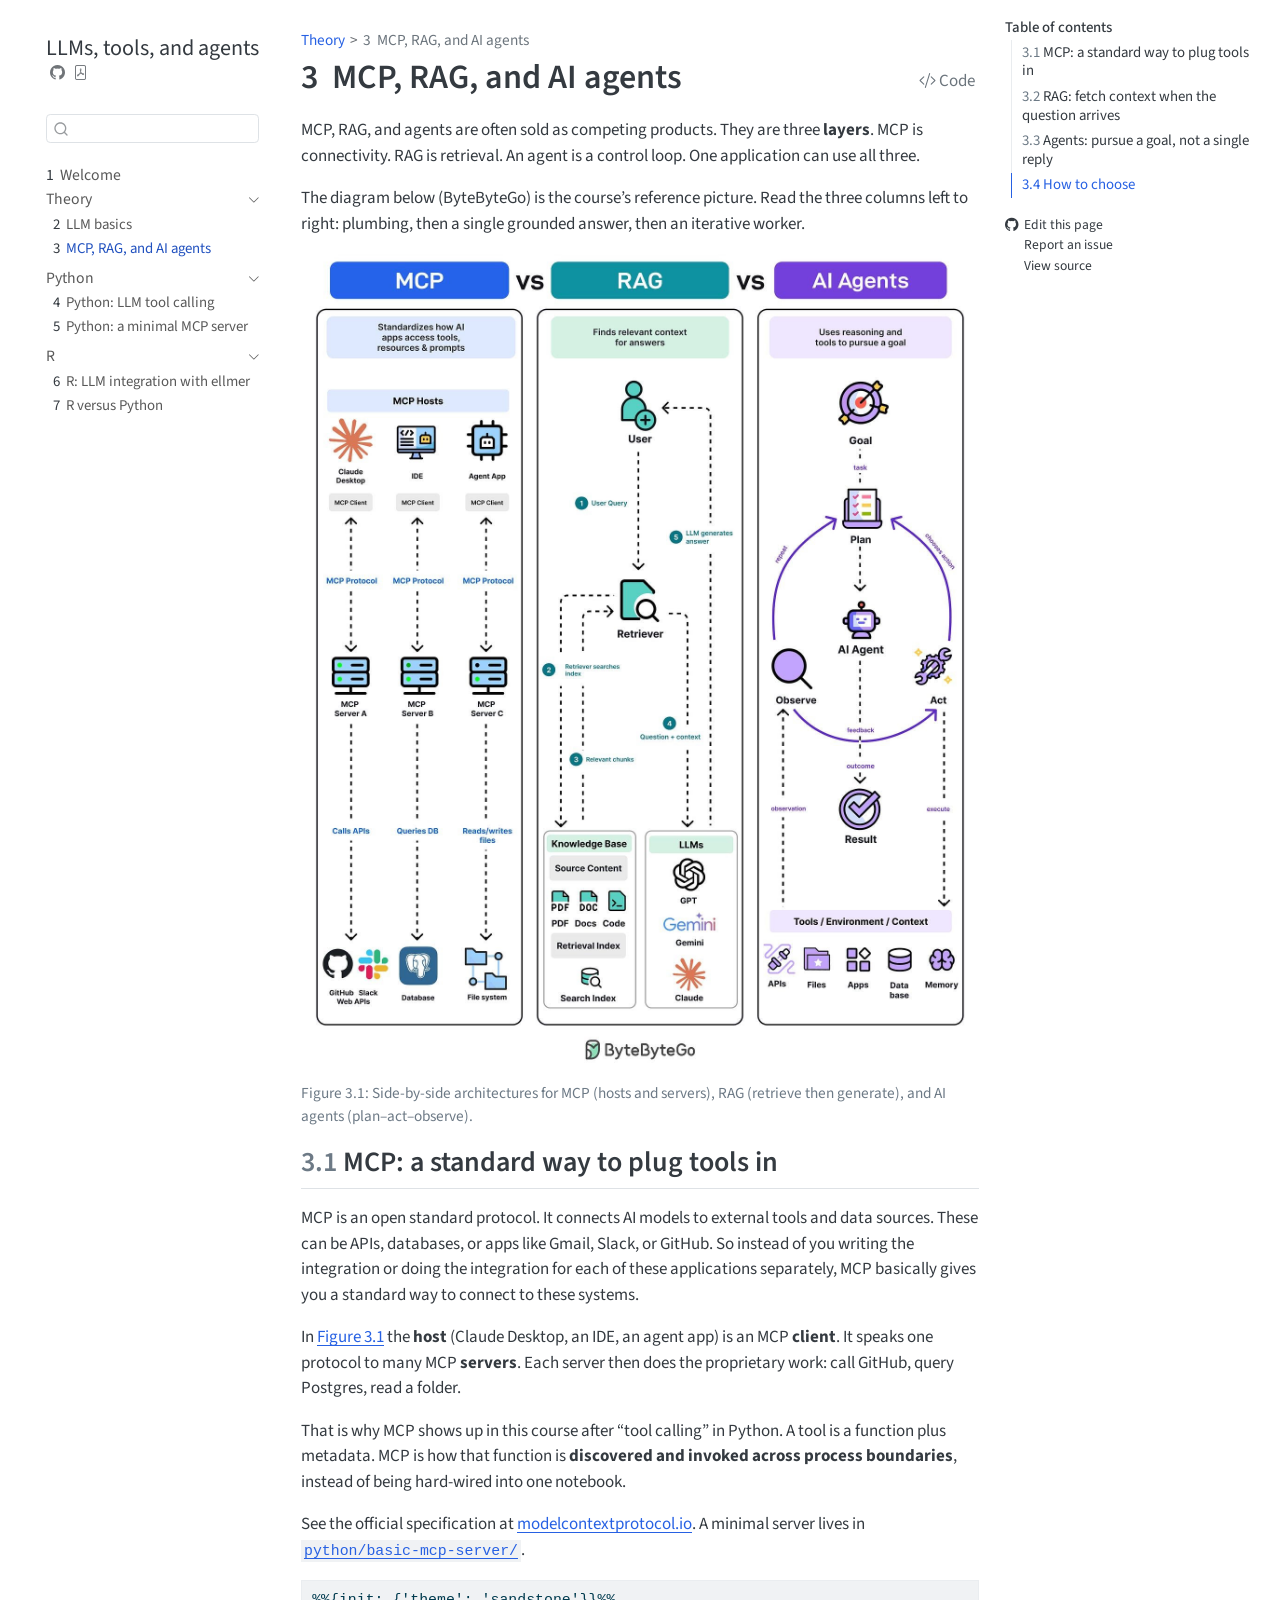
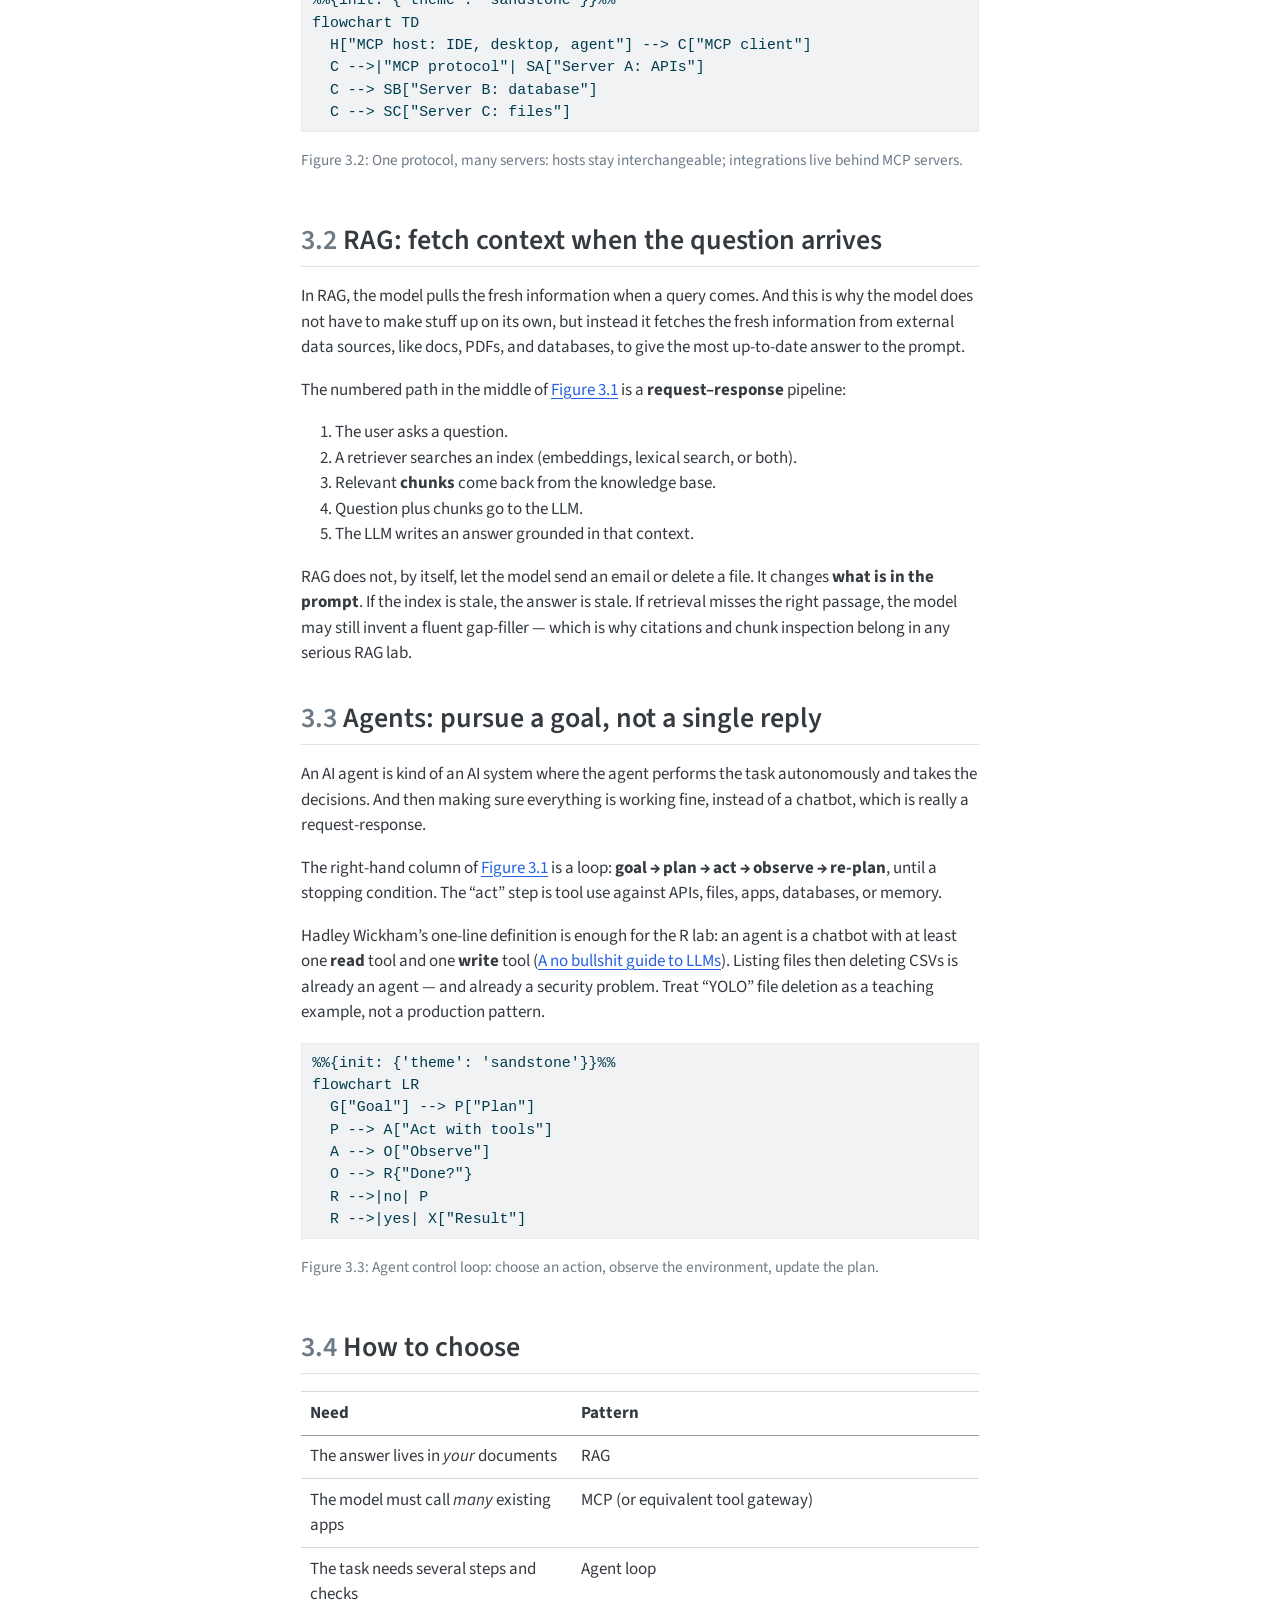
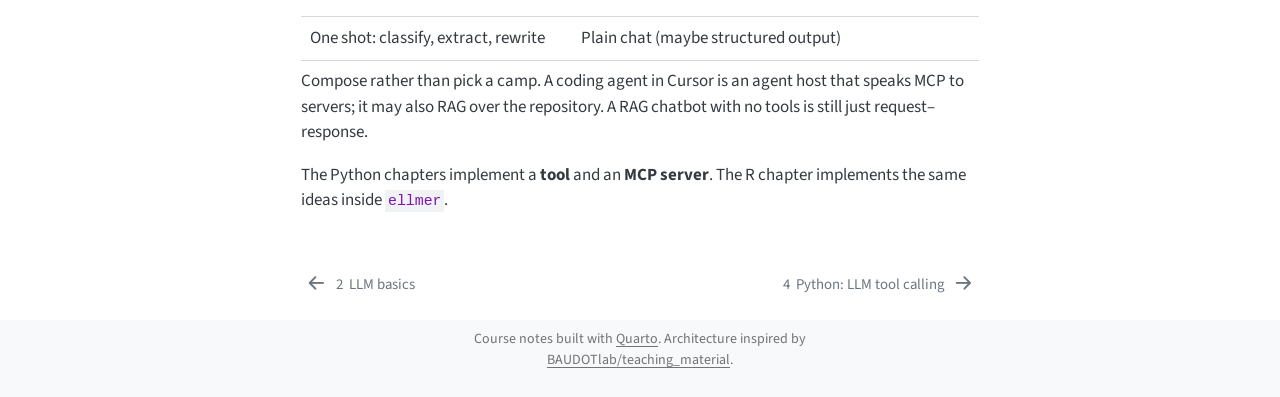
<file: theory/tools-vs-agents.html>
<!DOCTYPE html>
<html xmlns="http://www.w3.org/1999/xhtml" lang="en-GB" xml:lang="en-GB"><head>

<meta charset="utf-8">
<meta name="generator" content="quarto-1.10.18">

<meta name="viewport" content="width=device-width, initial-scale=1.0, user-scalable=yes">

<meta name="description" content="A short course: how large language models work, how RAG, MCP and agents differ, then practical implementation in R (ellmer) and Python.">

<title>3&nbsp; MCP, RAG, and AI agents – LLMs, tools, and agents</title>
<style>
/* Default styles provided by pandoc.
** See https://pandoc.org/MANUAL.html#variables-for-html for config info.
*/
span.smallcaps{font-variant: small-caps;}
div.columns{display: flex; gap: 1.5em;}
div.column{flex: auto;}
@media screen {
div.columns{gap: min(4vw, 1.5em);}
div.column{overflow-x: auto;}
}
div.hanging-indent{margin-left: 1.5em; text-indent: -1.5em;}
ul.task-list{list-style: none;}
ul.task-list li input[type="checkbox"] {
  width: 0.8em;
  margin: 0 0.8em 0.2em -1em; /* quarto-specific, see https://github.com/quarto-dev/quarto-cli/issues/4556 */ 
  vertical-align: middle;
}
/* CSS for syntax highlighting */
html { -webkit-text-size-adjust: 100%; }
pre > code.sourceCode { white-space: pre; position: relative; }
pre > code.sourceCode > span { display: inline-block; line-height: 1.25; }
pre > code.sourceCode > span:empty { height: 1.2em; }
.sourceCode { overflow: visible; }
code.sourceCode > span { color: inherit; text-decoration: inherit; }
div.sourceCode { margin: 1em 0; }
pre.sourceCode { margin: 0; }
@media screen {
div.sourceCode { overflow: auto; }
}
@media print {
pre > code.sourceCode { white-space: pre-wrap; }
pre > code.sourceCode > span { text-indent: -5em; padding-left: 5em; }
}
pre.numberSource code
  { counter-reset: source-line 0; }
pre.numberSource code > span
  { position: relative; left: -4em; counter-increment: source-line; }
pre.numberSource code > span > a:first-child::before
  { content: counter(source-line);
    position: relative; left: -1em; text-align: right; vertical-align: baseline;
    border: none; display: inline-block;
    -webkit-touch-callout: none; -webkit-user-select: none;
    -khtml-user-select: none; -moz-user-select: none;
    -ms-user-select: none; user-select: none;
    padding: 0 4px; width: 4em;
  }
pre.numberSource { margin-left: 3em;  padding-left: 4px; }
div.sourceCode
  {   }
@media screen {
pre > code.sourceCode > span > a:first-child::before { text-decoration: underline; }
}
</style>


<script src="../site_libs/quarto-nav/quarto-nav.js"></script>
<script src="../site_libs/quarto-nav/headroom.min.js"></script>
<script src="../site_libs/clipboard/clipboard.min.js"></script>
<script src="../site_libs/quarto-search/autocomplete.umd.js"></script>
<script src="../site_libs/quarto-search/fuse.min.js"></script>
<script src="../site_libs/quarto-search/quarto-search.js"></script>
<meta name="quarto:offset" content="../">
<link href="../python/llm-tool-calling.html" rel="next">
<link href="../theory/llm-basics.html" rel="prev">
<script src="../site_libs/quarto-html/quarto.js" type="module"></script>
<script src="../site_libs/quarto-html/tabsets/tabsets.js" type="module"></script>
<script src="../site_libs/quarto-html/popper.min.js"></script>
<script src="../site_libs/quarto-html/tippy.umd.min.js"></script>
<script src="../site_libs/quarto-html/anchor.min.js"></script>
<link href="../site_libs/quarto-html/tippy.css" rel="stylesheet">
<link href="../site_libs/quarto-html/quarto-syntax-highlighting-64a204ab8560d761af7679ceaba22944.css" rel="stylesheet" id="quarto-text-highlighting-styles">
<script src="../site_libs/bootstrap/bootstrap.min.js"></script>
<link href="../site_libs/bootstrap/bootstrap-icons.css" rel="stylesheet">
<link href="../site_libs/bootstrap/bootstrap-84ff5906280e30c3b6b63803d4a3cc9e.min.css" rel="stylesheet" append-hash="true" id="quarto-bootstrap" data-mode="light">
<script src="../site_libs/quarto-contrib/glightbox/glightbox.min.js"></script>
<link href="../site_libs/quarto-contrib/glightbox/glightbox.min.css" rel="stylesheet">
<link href="../site_libs/quarto-contrib/glightbox/lightbox.css" rel="stylesheet">
<script id="quarto-search-options" type="application/json">{
  "location": "sidebar",
  "copy-button": false,
  "collapse-after": 3,
  "panel-placement": "start",
  "type": "textbox",
  "limit": 50,
  "keyboard-shortcut": [
    "f",
    "/",
    "s"
  ],
  "show-item-context": false,
  "language": {
    "search-no-results-text": "No results",
    "search-matching-documents-text": "matching documents",
    "search-copy-link-title": "Copy link to search",
    "search-hide-matches-text": "Hide additional matches",
    "search-more-match-text": "more match in this document",
    "search-more-matches-text": "more matches in this document",
    "search-clear-button-title": "Clear",
    "search-text-placeholder": "",
    "search-detached-cancel-button-title": "Cancel",
    "search-submit-button-title": "Submit",
    "search-label": "Search"
  }
}</script>
<style>html{ scroll-behavior: smooth; }</style>
<script src="../site_libs/quarto-diagram/mermaid.min.js"></script>
<script src="../site_libs/quarto-diagram/mermaid-init.js"></script>
<link href="../site_libs/quarto-diagram/mermaid.css" rel="stylesheet">


<meta property="og:title" content="3&nbsp; MCP, RAG, and AI agents – LLMs, tools, and agents">
<meta property="og:description" content="A short course: how large language models work, how RAG, MCP and agents differ, then practical implementation in R (ellmer) and Python.">
<meta property="og:image" content="https://bastienchassagnol.github.io/Rag-llm-playground/figures/RAGs-vs-AI-agents.jpg">
<meta property="og:site_name" content="LLMs, tools, and agents">
</head>

<body class="nav-sidebar floating quarto-light">

<div id="quarto-search-results"></div>
  <header id="quarto-header" class="headroom fixed-top">
  <nav class="quarto-secondary-nav">
    <div class="container-fluid d-flex">
      <button type="button" class="quarto-btn-toggle btn" data-bs-toggle="collapse" role="button" data-bs-target=".quarto-sidebar-collapse-item" aria-controls="quarto-sidebar" aria-expanded="false" aria-label="Toggle sidebar navigation" onclick="if (window.quartoToggleHeadroom) { window.quartoToggleHeadroom(); }">
        <i class="bi bi-layout-text-sidebar-reverse"></i>
      </button>
        <nav class="quarto-page-breadcrumbs" aria-label="breadcrumb"><ol class="breadcrumb"><li class="breadcrumb-item"><a href="../theory/llm-basics.html">Theory</a></li><li class="breadcrumb-item"><a href="../theory/tools-vs-agents.html"><span class="chapter-number">3</span>&nbsp; <span class="chapter-title">MCP, RAG, and AI agents</span></a></li></ol></nav>
        <a class="flex-grow-1" role="navigation" data-bs-toggle="collapse" data-bs-target=".quarto-sidebar-collapse-item" aria-controls="quarto-sidebar" aria-expanded="false" aria-label="Toggle sidebar navigation" onclick="if (window.quartoToggleHeadroom) { window.quartoToggleHeadroom(); }">      
        </a>
      <button type="button" class="btn quarto-search-button" aria-label="Search" onclick="window.quartoOpenSearch();">
        <i class="bi bi-search"></i>
      </button>
    </div>
  </nav>
</header>
<!-- content -->
<div id="quarto-content" class="quarto-container page-columns page-rows-contents page-layout-full">
<!-- sidebar -->
  <nav id="quarto-sidebar" class="sidebar collapse collapse-horizontal quarto-sidebar-collapse-item sidebar-navigation floating overflow-auto">
    <div class="pt-lg-2 mt-2 text-left sidebar-header">
    <div class="sidebar-title mb-0 py-0">
      <a href="../">LLMs, tools, and agents</a> 
        <div class="sidebar-tools-main">
    <a href="https://github.com/bastienchassagnol/Rag-llm-playground" title="Source Code" class="quarto-navigation-tool px-1" aria-label="Source Code"><i class="bi bi-github"></i></a>
    <a href="../llm-course.pdf" title="Download PDF" class="quarto-navigation-tool px-1" aria-label="Download PDF"><i class="bi bi-file-pdf"></i></a>
</div>
    </div>
      </div>
        <div class="mt-2 flex-shrink-0 align-items-center">
        <div class="sidebar-search">
        <div id="quarto-search" class="" title="Search"></div>
        </div>
        </div>
    <div class="sidebar-menu-container"> 
    <ul class="list-unstyled mt-1">
        <li class="sidebar-item">
  <div class="sidebar-item-container"> 
  <a href="../index.html" class="sidebar-item-text sidebar-link">
 <span class="menu-text"><span class="chapter-number">1</span>&nbsp; <span class="chapter-title">Welcome</span></span></a>
  </div>
</li>
        <li class="sidebar-item sidebar-item-section">
      <div class="sidebar-item-container"> 
            <a class="sidebar-item-text sidebar-link text-start" data-bs-toggle="collapse" data-bs-target="#quarto-sidebar-section-1" role="navigation" aria-expanded="true">
 <span class="menu-text">Theory</span></a>
          <a class="sidebar-item-toggle text-start" data-bs-toggle="collapse" data-bs-target="#quarto-sidebar-section-1" role="navigation" aria-expanded="true" aria-label="Toggle section">
            <i class="bi bi-chevron-right ms-2"></i>
          </a> 
      </div>
      <ul id="quarto-sidebar-section-1" class="collapse list-unstyled sidebar-section depth1 show">  
          <li class="sidebar-item">
  <div class="sidebar-item-container"> 
  <a href="../theory/llm-basics.html" class="sidebar-item-text sidebar-link">
 <span class="menu-text"><span class="chapter-number">2</span>&nbsp; <span class="chapter-title">LLM basics</span></span></a>
  </div>
</li>
          <li class="sidebar-item">
  <div class="sidebar-item-container"> 
  <a href="../theory/tools-vs-agents.html" class="sidebar-item-text sidebar-link active">
 <span class="menu-text"><span class="chapter-number">3</span>&nbsp; <span class="chapter-title">MCP, RAG, and AI agents</span></span></a>
  </div>
</li>
      </ul>
  </li>
        <li class="sidebar-item sidebar-item-section">
      <div class="sidebar-item-container"> 
            <a class="sidebar-item-text sidebar-link text-start" data-bs-toggle="collapse" data-bs-target="#quarto-sidebar-section-2" role="navigation" aria-expanded="true">
 <span class="menu-text">Python</span></a>
          <a class="sidebar-item-toggle text-start" data-bs-toggle="collapse" data-bs-target="#quarto-sidebar-section-2" role="navigation" aria-expanded="true" aria-label="Toggle section">
            <i class="bi bi-chevron-right ms-2"></i>
          </a> 
      </div>
      <ul id="quarto-sidebar-section-2" class="collapse list-unstyled sidebar-section depth1 show">  
          <li class="sidebar-item">
  <div class="sidebar-item-container"> 
  <a href="../python/llm-tool-calling.html" class="sidebar-item-text sidebar-link">
 <span class="menu-text"><span class="chapter-number">4</span>&nbsp; <span class="chapter-title">Python: LLM tool calling</span></span></a>
  </div>
</li>
          <li class="sidebar-item">
  <div class="sidebar-item-container"> 
  <a href="../python/basic-mcp-server.html" class="sidebar-item-text sidebar-link">
 <span class="menu-text"><span class="chapter-number">5</span>&nbsp; <span class="chapter-title">Python: a minimal MCP server</span></span></a>
  </div>
</li>
      </ul>
  </li>
        <li class="sidebar-item sidebar-item-section">
      <div class="sidebar-item-container"> 
            <a class="sidebar-item-text sidebar-link text-start" data-bs-toggle="collapse" data-bs-target="#quarto-sidebar-section-3" role="navigation" aria-expanded="true">
 <span class="menu-text">R</span></a>
          <a class="sidebar-item-toggle text-start" data-bs-toggle="collapse" data-bs-target="#quarto-sidebar-section-3" role="navigation" aria-expanded="true" aria-label="Toggle section">
            <i class="bi bi-chevron-right ms-2"></i>
          </a> 
      </div>
      <ul id="quarto-sidebar-section-3" class="collapse list-unstyled sidebar-section depth1 show">  
          <li class="sidebar-item">
  <div class="sidebar-item-container"> 
  <a href="../R/llm-integration.html" class="sidebar-item-text sidebar-link">
 <span class="menu-text"><span class="chapter-number">6</span>&nbsp; <span class="chapter-title">R: LLM integration with ellmer</span></span></a>
  </div>
</li>
          <li class="sidebar-item">
  <div class="sidebar-item-container"> 
  <a href="../R/r-vs-python.html" class="sidebar-item-text sidebar-link">
 <span class="menu-text"><span class="chapter-number">7</span>&nbsp; <span class="chapter-title">R versus Python</span></span></a>
  </div>
</li>
      </ul>
  </li>
    </ul>
    </div>
</nav>
<div id="quarto-sidebar-glass" class="quarto-sidebar-collapse-item" data-bs-toggle="collapse" data-bs-target=".quarto-sidebar-collapse-item"></div>
<!-- margin-sidebar -->
    <div id="quarto-margin-sidebar" class="sidebar margin-sidebar">
        <nav id="TOC" role="doc-toc" class="toc-active">
    <h2 id="toc-title">Table of contents</h2>
   
  <ul>
  <li><a href="#sec-mcp" id="toc-sec-mcp" class="nav-link active" data-scroll-target="#sec-mcp"><span class="header-section-number">3.1</span> MCP: a standard way to plug tools in</a></li>
  <li><a href="#sec-rag" id="toc-sec-rag" class="nav-link" data-scroll-target="#sec-rag"><span class="header-section-number">3.2</span> RAG: fetch context when the question arrives</a></li>
  <li><a href="#sec-agents" id="toc-sec-agents" class="nav-link" data-scroll-target="#sec-agents"><span class="header-section-number">3.3</span> Agents: pursue a goal, not a single reply</a></li>
  <li><a href="#sec-choose" id="toc-sec-choose" class="nav-link" data-scroll-target="#sec-choose"><span class="header-section-number">3.4</span> How to choose</a></li>
  </ul>
<div class="toc-actions"><ul><li><a href="https://github.com/bastienchassagnol/Rag-llm-playground/edit/main/theory/tools-vs-agents.qmd" class="toc-action"><i class="bi bi-github"></i>Edit this page</a></li><li><a href="https://github.com/bastienchassagnol/Rag-llm-playground/issues/new" class="toc-action"><i class="bi empty"></i>Report an issue</a></li><li><a href="https://github.com/bastienchassagnol/Rag-llm-playground/blob/main/theory/tools-vs-agents.qmd" class="toc-action"><i class="bi empty"></i>View source</a></li></ul></div></nav>
    </div>
<!-- main -->
<main class="content column-body" id="quarto-document-content">

<header id="title-block-header" class="quarto-title-block default"><nav class="quarto-page-breadcrumbs quarto-title-breadcrumbs d-none d-lg-block" aria-label="breadcrumb"><ol class="breadcrumb"><li class="breadcrumb-item"><a href="../theory/llm-basics.html">Theory</a></li><li class="breadcrumb-item"><a href="../theory/tools-vs-agents.html"><span class="chapter-number">3</span>&nbsp; <span class="chapter-title">MCP, RAG, and AI agents</span></a></li></ol></nav>
<div class="quarto-title">
<div class="quarto-title-block"><div><h1 class="title"><span class="chapter-number">3</span>&nbsp; <span class="chapter-title">MCP, RAG, and AI agents</span></h1><button type="button" class="btn code-tools-button" id="quarto-code-tools-source"><i class="bi"></i> Code</button></div></div>
</div>



<div class="quarto-title-meta column-body">

    
  
    
  </div>
  


</header>


<p>MCP, RAG, and agents are often sold as competing products. They are three <strong>layers</strong>. MCP is connectivity. RAG is retrieval. An agent is a control loop. One application can use all three.</p>
<p>The diagram below (ByteByteGo) is the course’s reference picture. Read the three columns left to right: plumbing, then a single grounded answer, then an iterative worker.</p>
<div id="fig-mcp-rag-agents" class="quarto-float quarto-figure quarto-figure-center anchored">
<figure class="quarto-float quarto-float-fig figure">
<div aria-describedby="fig-mcp-rag-agents-caption-0ceaefa1-69ba-4598-a22c-09a6ac19f8ca">
<a href="https://blog.bytebytego.com/"><span class="lightbox" data-gallery="quarto-lightbox-gallery-1"><img src="../figures/RAGs-vs-AI-agents.jpg" class="img-fluid figure-img"></span></a>
</div>
<figcaption class="quarto-float-caption-bottom quarto-float-caption quarto-float-fig" id="fig-mcp-rag-agents-caption-0ceaefa1-69ba-4598-a22c-09a6ac19f8ca">
Figure&nbsp;3.1: Side-by-side architectures for MCP (hosts and servers), RAG (retrieve then generate), and AI agents (plan–act–observe).
</figcaption>
</figure>
</div>
<section id="sec-mcp" class="level2" data-number="3.1">
<h2 data-number="3.1" class="anchored" data-anchor-id="sec-mcp"><span class="header-section-number">3.1</span> MCP: a standard way to plug tools in</h2>
<p>MCP is an open standard protocol. It connects AI models to external tools and data sources. These can be APIs, databases, or apps like Gmail, Slack, or GitHub. So instead of you writing the integration or doing the integration for each of these applications separately, MCP basically gives you a standard way to connect to these systems.</p>
<p>In <a href="#fig-mcp-rag-agents" class="quarto-xref">Figure&nbsp;<span>3.1</span></a> the <strong>host</strong> (Claude Desktop, an IDE, an agent app) is an MCP <strong>client</strong>. It speaks one protocol to many MCP <strong>servers</strong>. Each server then does the proprietary work: call GitHub, query Postgres, read a folder.</p>
<p>That is why MCP shows up in this course after “tool calling” in Python. A tool is a function plus metadata. MCP is how that function is <strong>discovered and invoked across process boundaries</strong>, instead of being hard-wired into one notebook.</p>
<p>See the official specification at <a href="https://modelcontextprotocol.io/">modelcontextprotocol.io</a>. A minimal server lives in <a href="../python/basic-mcp-server.html"><code>python/basic-mcp-server/</code></a>.</p>
<div class="cell" data-layout-align="center">
<div class="code-copy-outer-scaffold"><div class="sourceCode cell-code" id="cb1"><pre class="sourceCode default code-with-copy"><code class="sourceCode default"><span id="cb1-1"><a href="#cb1-1" aria-hidden="true" tabindex="-1"></a>%%{init: {'theme': 'sandstone'}}%%</span>
<span id="cb1-2"><a href="#cb1-2" aria-hidden="true" tabindex="-1"></a>flowchart TD</span>
<span id="cb1-3"><a href="#cb1-3" aria-hidden="true" tabindex="-1"></a>  H["MCP host: IDE, desktop, agent"] --&gt; C["MCP client"]</span>
<span id="cb1-4"><a href="#cb1-4" aria-hidden="true" tabindex="-1"></a>  C --&gt;|"MCP protocol"| SA["Server A: APIs"]</span>
<span id="cb1-5"><a href="#cb1-5" aria-hidden="true" tabindex="-1"></a>  C --&gt; SB["Server B: database"]</span>
<span id="cb1-6"><a href="#cb1-6" aria-hidden="true" tabindex="-1"></a>  C --&gt; SC["Server C: files"]</span></code></pre></div><button title="Copy to Clipboard" class="code-copy-button"><i class="bi"></i></button></div>
<div class="cell-output-display">
<div id="fig-mcp-hosts" class="quarto-float quarto-figure quarto-figure-center anchored">
<figure class="quarto-float quarto-float-fig figure">
<div aria-describedby="fig-mcp-hosts-caption-0ceaefa1-69ba-4598-a22c-09a6ac19f8ca">
<div>

</div>
</div>
<figcaption class="quarto-float-caption-bottom quarto-float-caption quarto-float-fig" id="fig-mcp-hosts-caption-0ceaefa1-69ba-4598-a22c-09a6ac19f8ca">
Figure&nbsp;3.2: One protocol, many servers: hosts stay interchangeable; integrations live behind MCP servers.
</figcaption>
</figure>
</div>
</div>
</div>
</section>
<section id="sec-rag" class="level2" data-number="3.2">
<h2 data-number="3.2" class="anchored" data-anchor-id="sec-rag"><span class="header-section-number">3.2</span> RAG: fetch context when the question arrives</h2>
<p>In RAG, the model pulls the fresh information when a query comes. And this is why the model does not have to make stuff up on its own, but instead it fetches the fresh information from external data sources, like docs, PDFs, and databases, to give the most up-to-date answer to the prompt.</p>
<p>The numbered path in the middle of <a href="#fig-mcp-rag-agents" class="quarto-xref">Figure&nbsp;<span>3.1</span></a> is a <strong>request–response</strong> pipeline:</p>
<ol type="1">
<li>The user asks a question.</li>
<li>A retriever searches an index (embeddings, lexical search, or both).</li>
<li>Relevant <strong>chunks</strong> come back from the knowledge base.</li>
<li>Question plus chunks go to the LLM.</li>
<li>The LLM writes an answer grounded in that context.</li>
</ol>
<p>RAG does not, by itself, let the model send an email or delete a file. It changes <strong>what is in the prompt</strong>. If the index is stale, the answer is stale. If retrieval misses the right passage, the model may still invent a fluent gap-filler — which is why citations and chunk inspection belong in any serious RAG lab.</p>
</section>
<section id="sec-agents" class="level2" data-number="3.3">
<h2 data-number="3.3" class="anchored" data-anchor-id="sec-agents"><span class="header-section-number">3.3</span> Agents: pursue a goal, not a single reply</h2>
<p>An AI agent is kind of an AI system where the agent performs the task autonomously and takes the decisions. And then making sure everything is working fine, instead of a chatbot, which is really a request-response.</p>
<p>The right-hand column of <a href="#fig-mcp-rag-agents" class="quarto-xref">Figure&nbsp;<span>3.1</span></a> is a loop: <strong>goal → plan → act → observe → re-plan</strong>, until a stopping condition. The “act” step is tool use against APIs, files, apps, databases, or memory.</p>
<p>Hadley Wickham’s one-line definition is enough for the R lab: an agent is a chatbot with at least one <strong>read</strong> tool and one <strong>write</strong> tool (<a href="https://tidydesign.substack.com/p/a-no-bullshit-guide-to-llms">A no bullshit guide to LLMs</a>). Listing files then deleting CSVs is already an agent — and already a security problem. Treat “YOLO” file deletion as a teaching example, not a production pattern.</p>
<div class="cell" data-layout-align="center">
<div class="code-copy-outer-scaffold"><div class="sourceCode cell-code" id="cb2"><pre class="sourceCode default code-with-copy"><code class="sourceCode default"><span id="cb2-1"><a href="#cb2-1" aria-hidden="true" tabindex="-1"></a>%%{init: {'theme': 'sandstone'}}%%</span>
<span id="cb2-2"><a href="#cb2-2" aria-hidden="true" tabindex="-1"></a>flowchart LR</span>
<span id="cb2-3"><a href="#cb2-3" aria-hidden="true" tabindex="-1"></a>  G["Goal"] --&gt; P["Plan"]</span>
<span id="cb2-4"><a href="#cb2-4" aria-hidden="true" tabindex="-1"></a>  P --&gt; A["Act with tools"]</span>
<span id="cb2-5"><a href="#cb2-5" aria-hidden="true" tabindex="-1"></a>  A --&gt; O["Observe"]</span>
<span id="cb2-6"><a href="#cb2-6" aria-hidden="true" tabindex="-1"></a>  O --&gt; R{"Done?"}</span>
<span id="cb2-7"><a href="#cb2-7" aria-hidden="true" tabindex="-1"></a>  R --&gt;|no| P</span>
<span id="cb2-8"><a href="#cb2-8" aria-hidden="true" tabindex="-1"></a>  R --&gt;|yes| X["Result"]</span></code></pre></div><button title="Copy to Clipboard" class="code-copy-button"><i class="bi"></i></button></div>
<div class="cell-output-display">
<div id="fig-agent-loop" class="quarto-float quarto-figure quarto-figure-center anchored">
<figure class="quarto-float quarto-float-fig figure">
<div aria-describedby="fig-agent-loop-caption-0ceaefa1-69ba-4598-a22c-09a6ac19f8ca">
<div>

</div>
</div>
<figcaption class="quarto-float-caption-bottom quarto-float-caption quarto-float-fig" id="fig-agent-loop-caption-0ceaefa1-69ba-4598-a22c-09a6ac19f8ca">
Figure&nbsp;3.3: Agent control loop: choose an action, observe the environment, update the plan.
</figcaption>
</figure>
</div>
</div>
</div>
</section>
<section id="sec-choose" class="level2" data-number="3.4">
<h2 data-number="3.4" class="anchored" data-anchor-id="sec-choose"><span class="header-section-number">3.4</span> How to choose</h2>
<table class="table">
<colgroup>
<col style="width: 40%">
<col style="width: 60%">
</colgroup>
<thead>
<tr class="header">
<th>Need</th>
<th>Pattern</th>
</tr>
</thead>
<tbody>
<tr class="odd">
<td>The answer lives in <em>your</em> documents</td>
<td>RAG</td>
</tr>
<tr class="even">
<td>The model must call <em>many</em> existing apps</td>
<td>MCP (or equivalent tool gateway)</td>
</tr>
<tr class="odd">
<td>The task needs several steps and checks</td>
<td>Agent loop</td>
</tr>
<tr class="even">
<td>One shot: classify, extract, rewrite</td>
<td>Plain chat (maybe structured output)</td>
</tr>
</tbody>
</table>
<p>Compose rather than pick a camp. A coding agent in Cursor is an agent host that speaks MCP to servers; it may also RAG over the repository. A RAG chatbot with no tools is still just request–response.</p>
<p>The Python chapters implement a <strong>tool</strong> and an <strong>MCP server</strong>. The R chapter implements the same ideas inside <code>ellmer</code>.</p>


<!-- -->

</section>

</main> <!-- /main -->
<script id="quarto-html-after-body" type="application/javascript">
  window.document.addEventListener("DOMContentLoaded", function (event) {
    const icon = "";
    const anchorJS = new window.AnchorJS();
    anchorJS.options = {
      placement: 'right',
      icon: icon
    };
    anchorJS.add('.anchored');
    const isCodeAnnotation = (el) => {
      for (const clz of el.classList) {
        if (clz.startsWith('code-annotation-')) {                     
          return true;
        }
      }
      return false;
    }
    const onCopySuccess = function(e) {
      // button target
      const button = e.trigger;
      // don't keep focus
      button.blur();
      // flash "checked"
      button.classList.add('code-copy-button-checked');
      var currentTitle = button.getAttribute("title");
      button.setAttribute("title", "Copied!");
      let tooltip;
      if (window.bootstrap) {
        button.setAttribute("data-bs-toggle", "tooltip");
        button.setAttribute("data-bs-placement", "left");
        button.setAttribute("data-bs-title", "Copied!");
        tooltip = new bootstrap.Tooltip(button, 
          { trigger: "manual", 
            customClass: "code-copy-button-tooltip",
            offset: [0, -8]});
        tooltip.show();    
      }
      setTimeout(function() {
        if (tooltip) {
          tooltip.hide();
          button.removeAttribute("data-bs-title");
          button.removeAttribute("data-bs-toggle");
          button.removeAttribute("data-bs-placement");
        }
        button.setAttribute("title", currentTitle);
        button.classList.remove('code-copy-button-checked');
      }, 1000);
      // clear code selection
      e.clearSelection();
    }
    const getTextToCopy = function(trigger) {
      const outerScaffold = trigger.parentElement.cloneNode(true);
      const codeEl = outerScaffold.querySelector('code');
      for (const childEl of codeEl.children) {
        if (isCodeAnnotation(childEl)) {
          childEl.remove();
        }
      }
      return codeEl.innerText;
    }
    const clipboard = new window.ClipboardJS('.code-copy-button:not([data-in-quarto-modal])', {
      text: getTextToCopy
    });
    clipboard.on('success', onCopySuccess);
    if (window.document.getElementById('quarto-embedded-source-code-modal')) {
      const clipboardModal = new window.ClipboardJS('.code-copy-button[data-in-quarto-modal]', {
        text: getTextToCopy,
        container: window.document.getElementById('quarto-embedded-source-code-modal')
      });
      clipboardModal.on('success', onCopySuccess);
    }
    const viewSource = window.document.getElementById('quarto-view-source') ||
                       window.document.getElementById('quarto-code-tools-source');
    if (viewSource) {
      const sourceUrl = viewSource.getAttribute("data-quarto-source-url");
      viewSource.addEventListener("click", function(e) {
        if (sourceUrl) {
          // rstudio viewer pane
          if (/\bcapabilities=\b/.test(window.location)) {
            window.open(sourceUrl);
          } else {
            window.location.href = sourceUrl;
          }
        } else {
          const modal = new bootstrap.Modal(document.getElementById('quarto-embedded-source-code-modal'));
          modal.show();
        }
        return false;
      });
    }
    function toggleCodeHandler(show) {
      return function(e) {
        const cellDetails = window.document.querySelectorAll(".cell details.code-fold");
        for (let i=0; i<cellDetails.length; i++) {
          const details = cellDetails[i];
          if (show) {
            details.open = true;
          } else {
            details.removeAttribute("open");
          }
        }
        const cellCodeDivs = window.document.querySelectorAll(".cell div.sourceCode.cell-code");
        const fromCls = show ? "hidden" : "unhidden";
        const toCls = show ? "unhidden" : "hidden";
        for (let i=0; i<cellCodeDivs.length; i++) {
          const codeDiv = cellCodeDivs[i];
          if (codeDiv.classList.contains(fromCls)) {
            codeDiv.classList.remove(fromCls);
            codeDiv.classList.add(toCls);
          } 
        }
        return false;
      }
    }
    const hideAllCode = window.document.getElementById("quarto-hide-all-code");
    if (hideAllCode) {
      hideAllCode.addEventListener("click", toggleCodeHandler(false));
    }
    const showAllCode = window.document.getElementById("quarto-show-all-code");
    if (showAllCode) {
      showAllCode.addEventListener("click", toggleCodeHandler(true));
    }
      var localhostRegex = new RegExp(/^(?:http|https):\/\/localhost\:?[0-9]*\//);
      var mailtoRegex = new RegExp(/^mailto:/);
        var filterRegex = new RegExp("https:\/\/bastienchassagnol\.github\.io\/Rag-llm-playground\/");
      var isInternal = (href) => {
          return filterRegex.test(href) || localhostRegex.test(href) || mailtoRegex.test(href);
      }
      // Inspect non-navigation links and adorn them if external
     var links = window.document.querySelectorAll('a[href]:not(.nav-link):not(.navbar-brand):not(.toc-action):not(.sidebar-link):not(.sidebar-item-toggle):not(.pagination-link):not(.no-external):not([aria-hidden]):not(.dropdown-item):not(.quarto-navigation-tool):not(.about-link)');
      for (var i=0; i<links.length; i++) {
        const link = links[i];
        if (!isInternal(link.href)) {
          // undo the damage that might have been done by quarto-nav.js in the case of
          // links that we want to consider external
          if (link.dataset.originalHref !== undefined) {
            link.href = link.dataset.originalHref;
          }
        }
      }
    function tippyHover(el, contentFn, onTriggerFn, onUntriggerFn) {
      const config = {
        allowHTML: true,
        maxWidth: 500,
        delay: 100,
        arrow: false,
        appendTo: function(el) {
            return el.parentElement;
        },
        interactive: true,
        interactiveBorder: 10,
        theme: 'quarto',
        placement: 'bottom-start',
      };
      if (contentFn) {
        config.content = contentFn;
      }
      if (onTriggerFn) {
        config.onTrigger = onTriggerFn;
      }
      if (onUntriggerFn) {
        config.onUntrigger = onUntriggerFn;
      }
      window.tippy(el, config); 
    }
    const noterefs = window.document.querySelectorAll('a[role="doc-noteref"]');
    for (var i=0; i<noterefs.length; i++) {
      const ref = noterefs[i];
      tippyHover(ref, function() {
        // use id or data attribute instead here
        let href = ref.getAttribute('data-footnote-href') || ref.getAttribute('href');
        try { href = new URL(href).hash; } catch {}
        const id = href.replace(/^#\/?/, "");
        const note = window.document.getElementById(id);
        if (note) {
          return note.innerHTML;
        } else {
          return "";
        }
      });
    }
    const xrefs = window.document.querySelectorAll('a.quarto-xref');
    const processXRef = (id, note) => {
      // Strip column container classes
      const stripColumnClz = (el) => {
        el.classList.remove("page-full", "page-columns");
        if (el.children) {
          for (const child of el.children) {
            stripColumnClz(child);
          }
        }
      }
      stripColumnClz(note)
      if (id === null || id.startsWith('sec-')) {
        // Special case sections, only their first couple elements
        const container = document.createElement("div");
        if (note.children && note.children.length > 2) {
          container.appendChild(note.children[0].cloneNode(true));
          for (let i = 1; i < note.children.length; i++) {
            const child = note.children[i];
            if (child.tagName === "P" && child.innerText === "") {
              continue;
            } else {
              container.appendChild(child.cloneNode(true));
              break;
            }
          }
          if (window.Quarto?.typesetMath) {
            window.Quarto.typesetMath(container);
          }
          return container.innerHTML
        } else {
          if (window.Quarto?.typesetMath) {
            window.Quarto.typesetMath(note);
          }
          return note.innerHTML;
        }
      } else {
        // Remove any anchor links if they are present
        const anchorLink = note.querySelector('a.anchorjs-link');
        if (anchorLink) {
          anchorLink.remove();
        }
        if (window.Quarto?.typesetMath) {
          window.Quarto.typesetMath(note);
        }
        if (note.classList.contains("callout")) {
          return note.outerHTML;
        } else {
          return note.innerHTML;
        }
      }
    }
    for (var i=0; i<xrefs.length; i++) {
      const xref = xrefs[i];
      tippyHover(xref, undefined, function(instance) {
        instance.disable();
        let url = xref.getAttribute('href');
        let hash = undefined; 
        if (url.startsWith('#')) {
          hash = url;
        } else {
          try { hash = new URL(url).hash; } catch {}
        }
        if (hash) {
          const id = hash.replace(/^#\/?/, "");
          const note = window.document.getElementById(id);
          if (note !== null) {
            try {
              const html = processXRef(id, note.cloneNode(true));
              instance.setContent(html);
            } finally {
              instance.enable();
              instance.show();
            }
          } else {
            // See if we can fetch this
            fetch(url.split('#')[0])
            .then(res => res.text())
            .then(html => {
              const parser = new DOMParser();
              const htmlDoc = parser.parseFromString(html, "text/html");
              const note = htmlDoc.getElementById(id);
              if (note !== null) {
                const html = processXRef(id, note);
                instance.setContent(html);
              } 
            }).finally(() => {
              instance.enable();
              instance.show();
            });
          }
        } else {
          // See if we can fetch a full url (with no hash to target)
          // This is a special case and we should probably do some content thinning / targeting
          fetch(url)
          .then(res => res.text())
          .then(html => {
            const parser = new DOMParser();
            const htmlDoc = parser.parseFromString(html, "text/html");
            const note = htmlDoc.querySelector('main.content');
            if (note !== null) {
              // This should only happen for chapter cross references
              // (since there is no id in the URL)
              // remove the first header
              if (note.children.length > 0 && note.children[0].tagName === "HEADER") {
                note.children[0].remove();
              }
              const html = processXRef(null, note);
              instance.setContent(html);
            } 
          }).finally(() => {
            instance.enable();
            instance.show();
          });
        }
      }, function(instance) {
      });
    }
        let selectedAnnoteEl;
        const selectorForAnnotation = ( cell, annotation) => {
          let cellAttr = 'data-code-cell="' + cell + '"';
          let lineAttr = 'data-code-annotation="' +  annotation + '"';
          const selector = 'span[' + cellAttr + '][' + lineAttr + ']';
          return selector;
        }
        const selectCodeLines = (annoteEl) => {
          const doc = window.document;
          const targetCell = annoteEl.getAttribute("data-target-cell");
          const targetAnnotation = annoteEl.getAttribute("data-target-annotation");
          const annoteSpan = window.document.querySelector(selectorForAnnotation(targetCell, targetAnnotation));
          const lines = annoteSpan.getAttribute("data-code-lines").split(",");
          const lineIds = lines.map((line) => {
            return targetCell + "-" + line;
          })
          let top = null;
          let height = null;
          let parent = null;
          if (lineIds.length > 0) {
              //compute the position of the single el (top and bottom and make a div)
              const el = window.document.getElementById(lineIds[0]);
              top = el.offsetTop;
              height = el.offsetHeight;
              parent = el.parentElement.parentElement;
            if (lineIds.length > 1) {
              const lastEl = window.document.getElementById(lineIds[lineIds.length - 1]);
              const bottom = lastEl.offsetTop + lastEl.offsetHeight;
              height = bottom - top;
            }
            if (top !== null && height !== null && parent !== null) {
              // cook up a div (if necessary) and position it 
              let div = window.document.getElementById("code-annotation-line-highlight");
              if (div === null) {
                div = window.document.createElement("div");
                div.setAttribute("id", "code-annotation-line-highlight");
                div.style.position = 'absolute';
                parent.appendChild(div);
              }
              div.style.top = top - 2 + "px";
              div.style.height = height + 4 + "px";
              div.style.left = 0;
              let gutterDiv = window.document.getElementById("code-annotation-line-highlight-gutter");
              if (gutterDiv === null) {
                gutterDiv = window.document.createElement("div");
                gutterDiv.setAttribute("id", "code-annotation-line-highlight-gutter");
                gutterDiv.style.position = 'absolute';
                const codeCell = window.document.getElementById(targetCell);
                const gutter = codeCell.querySelector('.code-annotation-gutter');
                gutter.appendChild(gutterDiv);
              }
              gutterDiv.style.top = top - 2 + "px";
              gutterDiv.style.height = height + 4 + "px";
            }
            selectedAnnoteEl = annoteEl;
          }
        };
        const unselectCodeLines = () => {
          const elementsIds = ["code-annotation-line-highlight", "code-annotation-line-highlight-gutter"];
          elementsIds.forEach((elId) => {
            const div = window.document.getElementById(elId);
            if (div) {
              div.remove();
            }
          });
          selectedAnnoteEl = undefined;
        };
          // Handle positioning of the toggle
      window.addEventListener(
        "resize",
        throttle(() => {
          elRect = undefined;
          if (selectedAnnoteEl) {
            selectCodeLines(selectedAnnoteEl);
          }
        }, 10)
      );
      function throttle(fn, ms) {
      let throttle = false;
      let timer;
        return (...args) => {
          if(!throttle) { // first call gets through
              fn.apply(this, args);
              throttle = true;
          } else { // all the others get throttled
              if(timer) clearTimeout(timer); // cancel #2
              timer = setTimeout(() => {
                fn.apply(this, args);
                timer = throttle = false;
              }, ms);
          }
        };
      }
        // Attach click handler to the DT
        const annoteDls = window.document.querySelectorAll('dt[data-target-cell]');
        for (const annoteDlNode of annoteDls) {
          annoteDlNode.addEventListener('click', (event) => {
            const clickedEl = event.target;
            if (clickedEl !== selectedAnnoteEl) {
              unselectCodeLines();
              const activeEl = window.document.querySelector('dt[data-target-cell].code-annotation-active');
              if (activeEl) {
                activeEl.classList.remove('code-annotation-active');
              }
              selectCodeLines(clickedEl);
              clickedEl.classList.add('code-annotation-active');
            } else {
              // Unselect the line
              unselectCodeLines();
              clickedEl.classList.remove('code-annotation-active');
            }
          });
        }
    const findCites = (el) => {
      const parentEl = el.parentElement;
      if (parentEl) {
        const cites = parentEl.dataset.cites;
        if (cites) {
          return {
            el,
            cites: cites.split(' ')
          };
        } else {
          return findCites(el.parentElement)
        }
      } else {
        return undefined;
      }
    };
    var bibliorefs = window.document.querySelectorAll('a[role="doc-biblioref"]');
    for (var i=0; i<bibliorefs.length; i++) {
      const ref = bibliorefs[i];
      const citeInfo = findCites(ref);
      if (citeInfo) {
        tippyHover(citeInfo.el, function() {
          var popup = window.document.createElement('div');
          citeInfo.cites.forEach(function(cite) {
            var citeDiv = window.document.createElement('div');
            citeDiv.classList.add('hanging-indent');
            citeDiv.classList.add('csl-entry');
            var biblioDiv = window.document.getElementById('ref-' + cite);
            if (biblioDiv) {
              citeDiv.innerHTML = biblioDiv.innerHTML;
            }
            popup.appendChild(citeDiv);
          });
          return popup.innerHTML;
        });
      }
    }
  });
  </script>
<nav class="page-navigation column-body">
  <div class="nav-page nav-page-previous">
      <a href="../theory/llm-basics.html" class="pagination-link" aria-label="LLM basics">
        <i class="bi bi-arrow-left-short"></i> <span class="nav-page-text"><span class="chapter-number">2</span>&nbsp; <span class="chapter-title">LLM basics</span></span>
      </a>          
  </div>
  <div class="nav-page nav-page-next">
      <a href="../python/llm-tool-calling.html" class="pagination-link" aria-label="Python: LLM tool calling">
        <span class="nav-page-text"><span class="chapter-number">4</span>&nbsp; <span class="chapter-title">Python: LLM tool calling</span></span> <i class="bi bi-arrow-right-short"></i>
      </a>
  </div>
</nav><div class="modal fade" id="quarto-embedded-source-code-modal" tabindex="-1" aria-labelledby="quarto-embedded-source-code-modal-label" aria-hidden="true"><div class="modal-dialog modal-dialog-scrollable"><div class="modal-content"><div class="modal-header"><h5 class="modal-title" id="quarto-embedded-source-code-modal-label">Source Code</h5><button class="btn-close" data-bs-dismiss="modal"></button></div><div class="modal-body"><div class="">
<div class="code-copy-outer-scaffold"><div class="sourceCode" id="cb3" data-shortcodes="false"><pre class="sourceCode markdown code-with-copy"><code class="sourceCode markdown"><span id="cb3-1"><a href="#cb3-1" aria-hidden="true" tabindex="-1"></a><span class="co">---</span></span>
<span id="cb3-2"><a href="#cb3-2" aria-hidden="true" tabindex="-1"></a><span class="an">title:</span><span class="co"> "MCP, RAG, and AI agents"</span></span>
<span id="cb3-3"><a href="#cb3-3" aria-hidden="true" tabindex="-1"></a><span class="co">---</span></span>
<span id="cb3-4"><a href="#cb3-4" aria-hidden="true" tabindex="-1"></a></span>
<span id="cb3-5"><a href="#cb3-5" aria-hidden="true" tabindex="-1"></a>MCP, RAG, and agents are often sold as competing products. They are</span>
<span id="cb3-6"><a href="#cb3-6" aria-hidden="true" tabindex="-1"></a>three **layers**. MCP is connectivity. RAG is retrieval. An agent is</span>
<span id="cb3-7"><a href="#cb3-7" aria-hidden="true" tabindex="-1"></a>a control loop. One application can use all three.</span>
<span id="cb3-8"><a href="#cb3-8" aria-hidden="true" tabindex="-1"></a></span>
<span id="cb3-9"><a href="#cb3-9" aria-hidden="true" tabindex="-1"></a>The diagram below (ByteByteGo) is the course's reference picture.</span>
<span id="cb3-10"><a href="#cb3-10" aria-hidden="true" tabindex="-1"></a>Read the three columns left to right: plumbing, then a single</span>
<span id="cb3-11"><a href="#cb3-11" aria-hidden="true" tabindex="-1"></a>grounded answer, then an iterative worker.</span>
<span id="cb3-12"><a href="#cb3-12" aria-hidden="true" tabindex="-1"></a></span>
<span id="cb3-13"><a href="#cb3-13" aria-hidden="true" tabindex="-1"></a><span class="co">[</span><span class="al">![Side-by-side architectures for MCP (hosts and servers), RAG (retrieve then generate), and AI agents (plan–act–observe).](../figures/RAGs-vs-AI-agents.jpg)</span><span class="ot">{#fig-mcp-rag-agents}</span><span class="co">](https://blog.bytebytego.com/)</span></span>
<span id="cb3-14"><a href="#cb3-14" aria-hidden="true" tabindex="-1"></a></span>
<span id="cb3-15"><a href="#cb3-15" aria-hidden="true" tabindex="-1"></a><span class="fu">## MCP: a standard way to plug tools in {#sec-mcp}</span></span>
<span id="cb3-16"><a href="#cb3-16" aria-hidden="true" tabindex="-1"></a></span>
<span id="cb3-17"><a href="#cb3-17" aria-hidden="true" tabindex="-1"></a>MCP is an open standard protocol. It connects AI models to external</span>
<span id="cb3-18"><a href="#cb3-18" aria-hidden="true" tabindex="-1"></a>tools and data sources. These can be APIs, databases, or apps like</span>
<span id="cb3-19"><a href="#cb3-19" aria-hidden="true" tabindex="-1"></a>Gmail, Slack, or GitHub. So instead of you writing the integration</span>
<span id="cb3-20"><a href="#cb3-20" aria-hidden="true" tabindex="-1"></a>or doing the integration for each of these applications separately,</span>
<span id="cb3-21"><a href="#cb3-21" aria-hidden="true" tabindex="-1"></a>MCP basically gives you a standard way to connect to these systems.</span>
<span id="cb3-22"><a href="#cb3-22" aria-hidden="true" tabindex="-1"></a></span>
<span id="cb3-23"><a href="#cb3-23" aria-hidden="true" tabindex="-1"></a>In @fig-mcp-rag-agents the **host** (Claude Desktop, an IDE, an</span>
<span id="cb3-24"><a href="#cb3-24" aria-hidden="true" tabindex="-1"></a>agent app) is an MCP **client**. It speaks one protocol to many MCP</span>
<span id="cb3-25"><a href="#cb3-25" aria-hidden="true" tabindex="-1"></a>**servers**. Each server then does the proprietary work: call</span>
<span id="cb3-26"><a href="#cb3-26" aria-hidden="true" tabindex="-1"></a>GitHub, query Postgres, read a folder.</span>
<span id="cb3-27"><a href="#cb3-27" aria-hidden="true" tabindex="-1"></a></span>
<span id="cb3-28"><a href="#cb3-28" aria-hidden="true" tabindex="-1"></a>That is why MCP shows up in this course after "tool calling" in</span>
<span id="cb3-29"><a href="#cb3-29" aria-hidden="true" tabindex="-1"></a>Python. A tool is a function plus metadata. MCP is how that function</span>
<span id="cb3-30"><a href="#cb3-30" aria-hidden="true" tabindex="-1"></a>is **discovered and invoked across process boundaries**, instead of</span>
<span id="cb3-31"><a href="#cb3-31" aria-hidden="true" tabindex="-1"></a>being hard-wired into one notebook.</span>
<span id="cb3-32"><a href="#cb3-32" aria-hidden="true" tabindex="-1"></a></span>
<span id="cb3-33"><a href="#cb3-33" aria-hidden="true" tabindex="-1"></a>See the official specification at</span>
<span id="cb3-34"><a href="#cb3-34" aria-hidden="true" tabindex="-1"></a><span class="co">[</span><span class="ot">modelcontextprotocol.io</span><span class="co">](https://modelcontextprotocol.io/)</span>. A</span>
<span id="cb3-35"><a href="#cb3-35" aria-hidden="true" tabindex="-1"></a>minimal server lives in</span>
<span id="cb3-36"><a href="#cb3-36" aria-hidden="true" tabindex="-1"></a><span class="co">[</span><span class="ot">`python/basic-mcp-server/`</span><span class="co">](../python/basic-mcp-server.qmd)</span>.</span>
<span id="cb3-37"><a href="#cb3-37" aria-hidden="true" tabindex="-1"></a></span>
<span id="cb3-40"><a href="#cb3-40" aria-hidden="true" tabindex="-1"></a><span class="in">```{mermaid}</span></span>
<span id="cb3-41"><a href="#cb3-41" aria-hidden="true" tabindex="-1"></a>%%| label: fig-mcp-hosts</span>
<span id="cb3-42"><a href="#cb3-42" aria-hidden="true" tabindex="-1"></a>%%| fig-cap: <span class="ot">"</span><span class="st">One protocol, many servers: hosts stay interchangeable; integrations live behind MCP servers.</span><span class="ot">"</span></span>
<span id="cb3-43"><a href="#cb3-43" aria-hidden="true" tabindex="-1"></a>%<span class="dt">%</span>{init: {<span class="ot">'</span><span class="ss">theme</span><span class="ot">'</span>: <span class="ot">'</span><span class="ss">sandstone</span><span class="ot">'</span>}}%%</span>
<span id="cb3-44"><a href="#cb3-44" aria-hidden="true" tabindex="-1"></a>flowchart TD</span>
<span id="cb3-45"><a href="#cb3-45" aria-hidden="true" tabindex="-1"></a>  H[<span class="ot">"</span><span class="st">MCP host: IDE, desktop, agent</span><span class="ot">"</span>] --&gt; C[<span class="ot">"</span><span class="st">MCP client</span><span class="ot">"</span>]</span>
<span id="cb3-46"><a href="#cb3-46" aria-hidden="true" tabindex="-1"></a>  C --&gt;|<span class="ot">"</span><span class="st">MCP protocol</span><span class="ot">"</span>| SA[<span class="ot">"</span><span class="st">Server A: APIs</span><span class="ot">"</span>]</span>
<span id="cb3-47"><a href="#cb3-47" aria-hidden="true" tabindex="-1"></a>  C --&gt; SB[<span class="ot">"</span><span class="st">Server B: database</span><span class="ot">"</span>]</span>
<span id="cb3-48"><a href="#cb3-48" aria-hidden="true" tabindex="-1"></a>  C --&gt; SC[<span class="ot">"</span><span class="st">Server C: files</span><span class="ot">"</span>]</span>
<span id="cb3-49"><a href="#cb3-49" aria-hidden="true" tabindex="-1"></a><span class="in">```</span></span>
<span id="cb3-50"><a href="#cb3-50" aria-hidden="true" tabindex="-1"></a></span>
<span id="cb3-51"><a href="#cb3-51" aria-hidden="true" tabindex="-1"></a><span class="fu">## RAG: fetch context when the question arrives {#sec-rag}</span></span>
<span id="cb3-52"><a href="#cb3-52" aria-hidden="true" tabindex="-1"></a></span>
<span id="cb3-53"><a href="#cb3-53" aria-hidden="true" tabindex="-1"></a>In RAG, the model pulls the fresh information when a query comes.</span>
<span id="cb3-54"><a href="#cb3-54" aria-hidden="true" tabindex="-1"></a>And this is why the model does not have to make stuff up on its own,</span>
<span id="cb3-55"><a href="#cb3-55" aria-hidden="true" tabindex="-1"></a>but instead it fetches the fresh information from external data</span>
<span id="cb3-56"><a href="#cb3-56" aria-hidden="true" tabindex="-1"></a>sources, like docs, PDFs, and databases, to give the most up-to-date</span>
<span id="cb3-57"><a href="#cb3-57" aria-hidden="true" tabindex="-1"></a>answer to the prompt.</span>
<span id="cb3-58"><a href="#cb3-58" aria-hidden="true" tabindex="-1"></a></span>
<span id="cb3-59"><a href="#cb3-59" aria-hidden="true" tabindex="-1"></a>The numbered path in the middle of @fig-mcp-rag-agents is a</span>
<span id="cb3-60"><a href="#cb3-60" aria-hidden="true" tabindex="-1"></a>**request–response** pipeline:</span>
<span id="cb3-61"><a href="#cb3-61" aria-hidden="true" tabindex="-1"></a></span>
<span id="cb3-62"><a href="#cb3-62" aria-hidden="true" tabindex="-1"></a><span class="ss">1. </span>The user asks a question.</span>
<span id="cb3-63"><a href="#cb3-63" aria-hidden="true" tabindex="-1"></a><span class="ss">2. </span>A retriever searches an index (embeddings, lexical search, or both).</span>
<span id="cb3-64"><a href="#cb3-64" aria-hidden="true" tabindex="-1"></a><span class="ss">3. </span>Relevant **chunks** come back from the knowledge base.</span>
<span id="cb3-65"><a href="#cb3-65" aria-hidden="true" tabindex="-1"></a><span class="ss">4. </span>Question plus chunks go to the LLM.</span>
<span id="cb3-66"><a href="#cb3-66" aria-hidden="true" tabindex="-1"></a><span class="ss">5. </span>The LLM writes an answer grounded in that context.</span>
<span id="cb3-67"><a href="#cb3-67" aria-hidden="true" tabindex="-1"></a></span>
<span id="cb3-68"><a href="#cb3-68" aria-hidden="true" tabindex="-1"></a>RAG does not, by itself, let the model send an email or delete a</span>
<span id="cb3-69"><a href="#cb3-69" aria-hidden="true" tabindex="-1"></a>file. It changes **what is in the prompt**. If the index is stale,</span>
<span id="cb3-70"><a href="#cb3-70" aria-hidden="true" tabindex="-1"></a>the answer is stale. If retrieval misses the right passage, the</span>
<span id="cb3-71"><a href="#cb3-71" aria-hidden="true" tabindex="-1"></a>model may still invent a fluent gap-filler — which is why citations</span>
<span id="cb3-72"><a href="#cb3-72" aria-hidden="true" tabindex="-1"></a>and chunk inspection belong in any serious RAG lab.</span>
<span id="cb3-73"><a href="#cb3-73" aria-hidden="true" tabindex="-1"></a></span>
<span id="cb3-74"><a href="#cb3-74" aria-hidden="true" tabindex="-1"></a><span class="fu">## Agents: pursue a goal, not a single reply {#sec-agents}</span></span>
<span id="cb3-75"><a href="#cb3-75" aria-hidden="true" tabindex="-1"></a></span>
<span id="cb3-76"><a href="#cb3-76" aria-hidden="true" tabindex="-1"></a>An AI agent is kind of an AI system where the agent performs the</span>
<span id="cb3-77"><a href="#cb3-77" aria-hidden="true" tabindex="-1"></a>task autonomously and takes the decisions. And then making sure</span>
<span id="cb3-78"><a href="#cb3-78" aria-hidden="true" tabindex="-1"></a>everything is working fine, instead of a chatbot, which is really a</span>
<span id="cb3-79"><a href="#cb3-79" aria-hidden="true" tabindex="-1"></a>request-response.</span>
<span id="cb3-80"><a href="#cb3-80" aria-hidden="true" tabindex="-1"></a></span>
<span id="cb3-81"><a href="#cb3-81" aria-hidden="true" tabindex="-1"></a>The right-hand column of @fig-mcp-rag-agents is a loop: **goal →</span>
<span id="cb3-82"><a href="#cb3-82" aria-hidden="true" tabindex="-1"></a>plan → act → observe → re-plan**, until a stopping condition. The</span>
<span id="cb3-83"><a href="#cb3-83" aria-hidden="true" tabindex="-1"></a>"act" step is tool use against APIs, files, apps, databases, or</span>
<span id="cb3-84"><a href="#cb3-84" aria-hidden="true" tabindex="-1"></a>memory.</span>
<span id="cb3-85"><a href="#cb3-85" aria-hidden="true" tabindex="-1"></a></span>
<span id="cb3-86"><a href="#cb3-86" aria-hidden="true" tabindex="-1"></a>Hadley Wickham's one-line definition is enough for the R lab: an</span>
<span id="cb3-87"><a href="#cb3-87" aria-hidden="true" tabindex="-1"></a>agent is a chatbot with at least one **read** tool and one **write**</span>
<span id="cb3-88"><a href="#cb3-88" aria-hidden="true" tabindex="-1"></a>tool (<span class="co">[</span><span class="ot">A no bullshit guide to LLMs</span><span class="co">](https://tidydesign.substack.com/p/a-no-bullshit-guide-to-llms)</span>).</span>
<span id="cb3-89"><a href="#cb3-89" aria-hidden="true" tabindex="-1"></a>Listing files then deleting CSVs is already an agent — and already a</span>
<span id="cb3-90"><a href="#cb3-90" aria-hidden="true" tabindex="-1"></a>security problem. Treat "YOLO" file deletion as a teaching example,</span>
<span id="cb3-91"><a href="#cb3-91" aria-hidden="true" tabindex="-1"></a>not a production pattern.</span>
<span id="cb3-92"><a href="#cb3-92" aria-hidden="true" tabindex="-1"></a></span>
<span id="cb3-95"><a href="#cb3-95" aria-hidden="true" tabindex="-1"></a><span class="in">```{mermaid}</span></span>
<span id="cb3-96"><a href="#cb3-96" aria-hidden="true" tabindex="-1"></a>%%| label: fig-agent-loop</span>
<span id="cb3-97"><a href="#cb3-97" aria-hidden="true" tabindex="-1"></a>%%| fig-cap: <span class="ot">"</span><span class="st">Agent control loop: choose an action, observe the environment, update the plan.</span><span class="ot">"</span></span>
<span id="cb3-98"><a href="#cb3-98" aria-hidden="true" tabindex="-1"></a>%<span class="dt">%</span>{init: {<span class="ot">'</span><span class="ss">theme</span><span class="ot">'</span>: <span class="ot">'</span><span class="ss">sandstone</span><span class="ot">'</span>}}%%</span>
<span id="cb3-99"><a href="#cb3-99" aria-hidden="true" tabindex="-1"></a>flowchart LR</span>
<span id="cb3-100"><a href="#cb3-100" aria-hidden="true" tabindex="-1"></a>  G[<span class="ot">"</span><span class="st">Goal</span><span class="ot">"</span>] --&gt; P[<span class="ot">"</span><span class="st">Plan</span><span class="ot">"</span>]</span>
<span id="cb3-101"><a href="#cb3-101" aria-hidden="true" tabindex="-1"></a>  P --&gt; A[<span class="ot">"</span><span class="st">Act with tools</span><span class="ot">"</span>]</span>
<span id="cb3-102"><a href="#cb3-102" aria-hidden="true" tabindex="-1"></a>  A --&gt; O[<span class="ot">"</span><span class="st">Observe</span><span class="ot">"</span>]</span>
<span id="cb3-103"><a href="#cb3-103" aria-hidden="true" tabindex="-1"></a>  O --&gt; R{<span class="ot">"</span><span class="st">Done?</span><span class="ot">"</span>}</span>
<span id="cb3-104"><a href="#cb3-104" aria-hidden="true" tabindex="-1"></a>  R --&gt;|<span class="fu">no</span>| P</span>
<span id="cb3-105"><a href="#cb3-105" aria-hidden="true" tabindex="-1"></a>  R --&gt;|yes| X[<span class="ot">"</span><span class="st">Result</span><span class="ot">"</span>]</span>
<span id="cb3-106"><a href="#cb3-106" aria-hidden="true" tabindex="-1"></a><span class="in">```</span></span>
<span id="cb3-107"><a href="#cb3-107" aria-hidden="true" tabindex="-1"></a></span>
<span id="cb3-108"><a href="#cb3-108" aria-hidden="true" tabindex="-1"></a><span class="fu">## How to choose {#sec-choose}</span></span>
<span id="cb3-109"><a href="#cb3-109" aria-hidden="true" tabindex="-1"></a></span>
<span id="cb3-110"><a href="#cb3-110" aria-hidden="true" tabindex="-1"></a><span class="pp">|</span> Need <span class="pp">|</span> Pattern <span class="pp">|</span></span>
<span id="cb3-111"><a href="#cb3-111" aria-hidden="true" tabindex="-1"></a><span class="pp">|------|---------|</span></span>
<span id="cb3-112"><a href="#cb3-112" aria-hidden="true" tabindex="-1"></a><span class="pp">|</span> The answer lives in *your* documents <span class="pp">|</span> RAG <span class="pp">|</span></span>
<span id="cb3-113"><a href="#cb3-113" aria-hidden="true" tabindex="-1"></a><span class="pp">|</span> The model must call *many* existing apps <span class="pp">|</span> MCP (or equivalent tool gateway) <span class="pp">|</span></span>
<span id="cb3-114"><a href="#cb3-114" aria-hidden="true" tabindex="-1"></a><span class="pp">|</span> The task needs several steps and checks <span class="pp">|</span> Agent loop <span class="pp">|</span></span>
<span id="cb3-115"><a href="#cb3-115" aria-hidden="true" tabindex="-1"></a><span class="pp">|</span> One shot: classify, extract, rewrite <span class="pp">|</span> Plain chat (maybe structured output) <span class="pp">|</span></span>
<span id="cb3-116"><a href="#cb3-116" aria-hidden="true" tabindex="-1"></a></span>
<span id="cb3-117"><a href="#cb3-117" aria-hidden="true" tabindex="-1"></a>Compose rather than pick a camp. A coding agent in Cursor is an</span>
<span id="cb3-118"><a href="#cb3-118" aria-hidden="true" tabindex="-1"></a>agent host that speaks MCP to servers; it may also RAG over the</span>
<span id="cb3-119"><a href="#cb3-119" aria-hidden="true" tabindex="-1"></a>repository. A RAG chatbot with no tools is still just</span>
<span id="cb3-120"><a href="#cb3-120" aria-hidden="true" tabindex="-1"></a>request–response.</span>
<span id="cb3-121"><a href="#cb3-121" aria-hidden="true" tabindex="-1"></a></span>
<span id="cb3-122"><a href="#cb3-122" aria-hidden="true" tabindex="-1"></a>The Python chapters implement a **tool** and an **MCP server**. The</span>
<span id="cb3-123"><a href="#cb3-123" aria-hidden="true" tabindex="-1"></a>R chapter implements the same ideas inside <span class="in">`ellmer`</span>.</span>
</code></pre></div><button title="Copy to Clipboard" class="code-copy-button" data-in-quarto-modal=""><i class="bi"></i></button></div>
</div></div></div></div></div>
</div> <!-- /content -->
<footer class="footer">
  <div class="nav-footer">
    <div class="nav-footer-left">
      &nbsp;
    </div>   
    <div class="nav-footer-center">
<p>Course notes built with <a href="https://quarto.org/">Quarto</a>. Architecture inspired by <a href="https://github.com/BAUDOTlab/teaching_material">BAUDOTlab/teaching_material</a>.</p>
<div class="toc-actions d-sm-block d-md-none"><ul><li><a href="https://github.com/bastienchassagnol/Rag-llm-playground/edit/main/theory/tools-vs-agents.qmd" class="toc-action"><i class="bi bi-github"></i>Edit this page</a></li><li><a href="https://github.com/bastienchassagnol/Rag-llm-playground/issues/new" class="toc-action"><i class="bi empty"></i>Report an issue</a></li><li><a href="https://github.com/bastienchassagnol/Rag-llm-playground/blob/main/theory/tools-vs-agents.qmd" class="toc-action"><i class="bi empty"></i>View source</a></li></ul></div></div>
    <div class="nav-footer-right">
      &nbsp;
    </div>
  </div>
</footer>
<script>var lightboxQuarto = GLightbox({"closeEffect":"zoom","descPosition":"bottom","loop":false,"openEffect":"zoom","selector":".lightbox"});
(function() {
  let previousOnload = window.onload;
  window.onload = () => {
    if (previousOnload) {
      previousOnload();
    }
    lightboxQuarto.on('slide_before_load', (data) => {
      const { slideIndex, slideNode, slideConfig, player, trigger } = data;
      const href = trigger.getAttribute('href');
      if (href !== null) {
        const imgEl = window.document.querySelector(`a[href="${href}"] img`);
        if (imgEl !== null) {
          const srcAttr = imgEl.getAttribute("src");
          if (srcAttr && srcAttr.startsWith("data:")) {
            slideConfig.href = srcAttr;
          }
        }
      } 
    });
  
    lightboxQuarto.on('slide_after_load', (data) => {
      const { slideIndex, slideNode, slideConfig, player, trigger } = data;
      if (window.Quarto?.typesetMath) {
        window.Quarto.typesetMath(slideNode);
      }
    });
  
  };
  
})();
          </script>




<script src="../site_libs/quarto-html/zenscroll-min.js"></script>
</body></html>
</file>
<file: site_libs/quarto-html/tippy.css>
.tippy-box[data-animation=fade][data-state=hidden]{opacity:0}[data-tippy-root]{max-width:calc(100vw - 10px)}.tippy-box{position:relative;background-color:#333;color:#fff;border-radius:4px;font-size:14px;line-height:1.4;white-space:normal;outline:0;transition-property:transform,visibility,opacity}.tippy-box[data-placement^=top]>.tippy-arrow{bottom:0}.tippy-box[data-placement^=top]>.tippy-arrow:before{bottom:-7px;left:0;border-width:8px 8px 0;border-top-color:initial;transform-origin:center top}.tippy-box[data-placement^=bottom]>.tippy-arrow{top:0}.tippy-box[data-placement^=bottom]>.tippy-arrow:before{top:-7px;left:0;border-width:0 8px 8px;border-bottom-color:initial;transform-origin:center bottom}.tippy-box[data-placement^=left]>.tippy-arrow{right:0}.tippy-box[data-placement^=left]>.tippy-arrow:before{border-width:8px 0 8px 8px;border-left-color:initial;right:-7px;transform-origin:center left}.tippy-box[data-placement^=right]>.tippy-arrow{left:0}.tippy-box[data-placement^=right]>.tippy-arrow:before{left:-7px;border-width:8px 8px 8px 0;border-right-color:initial;transform-origin:center right}.tippy-box[data-inertia][data-state=visible]{transition-timing-function:cubic-bezier(.54,1.5,.38,1.11)}.tippy-arrow{width:16px;height:16px;color:#333}.tippy-arrow:before{content:"";position:absolute;border-color:transparent;border-style:solid}.tippy-content{position:relative;padding:5px 9px;z-index:1}
</file>
<file: site_libs/quarto-html/quarto-syntax-highlighting-64a204ab8560d761af7679ceaba22944.css>
/* quarto syntax highlight colors */
:root {
  --quarto-hl-ot-color: #003B4F;
  --quarto-hl-at-color: #657422;
  --quarto-hl-ss-color: #20794D;
  --quarto-hl-an-color: #5E5E5E;
  --quarto-hl-fu-color: #4758AB;
  --quarto-hl-st-color: #20794D;
  --quarto-hl-cf-color: #003B4F;
  --quarto-hl-op-color: #5E5E5E;
  --quarto-hl-er-color: #AD0000;
  --quarto-hl-bn-color: #AD0000;
  --quarto-hl-al-color: #AD0000;
  --quarto-hl-va-color: #111111;
  --quarto-hl-bu-color: inherit;
  --quarto-hl-ex-color: inherit;
  --quarto-hl-pp-color: #AD0000;
  --quarto-hl-in-color: #5E5E5E;
  --quarto-hl-vs-color: #20794D;
  --quarto-hl-wa-color: #5E5E5E;
  --quarto-hl-do-color: #5E5E5E;
  --quarto-hl-im-color: #00769E;
  --quarto-hl-ch-color: #20794D;
  --quarto-hl-dt-color: #AD0000;
  --quarto-hl-fl-color: #AD0000;
  --quarto-hl-co-color: #5E5E5E;
  --quarto-hl-cv-color: #5E5E5E;
  --quarto-hl-cn-color: #8f5902;
  --quarto-hl-sc-color: #5E5E5E;
  --quarto-hl-dv-color: #AD0000;
  --quarto-hl-kw-color: #003B4F;
}

/* other quarto variables */
:root {
  --quarto-font-monospace: SFMono-Regular, Menlo, Monaco, Consolas, "Liberation Mono", "Courier New", monospace;
}

/* syntax highlight based on Pandoc's rules */
pre > code.sourceCode > span {
  color: #003B4F;
}

code.sourceCode > span {
  color: #003B4F;
}

div.sourceCode,
div.sourceCode pre.sourceCode {
  color: #003B4F;
}

/* Normal */
code span {
  color: #003B4F;
}

/* Alert */
code span.al {
  color: #AD0000;
  font-style: inherit;
}

/* Annotation */
code span.an {
  color: #5E5E5E;
  font-style: inherit;
}

/* Attribute */
code span.at {
  color: #657422;
  font-style: inherit;
}

/* BaseN */
code span.bn {
  color: #AD0000;
  font-style: inherit;
}

/* BuiltIn */
code span.bu {
  font-style: inherit;
}

/* ControlFlow */
code span.cf {
  color: #003B4F;
  font-weight: bold;
  font-style: inherit;
}

/* Char */
code span.ch {
  color: #20794D;
  font-style: inherit;
}

/* Constant */
code span.cn {
  color: #8f5902;
  font-style: inherit;
}

/* Comment */
code span.co {
  color: #5E5E5E;
  font-style: inherit;
}

/* CommentVar */
code span.cv {
  color: #5E5E5E;
  font-style: italic;
}

/* Documentation */
code span.do {
  color: #5E5E5E;
  font-style: italic;
}

/* DataType */
code span.dt {
  color: #AD0000;
  font-style: inherit;
}

/* DecVal */
code span.dv {
  color: #AD0000;
  font-style: inherit;
}

/* Error */
code span.er {
  color: #AD0000;
  font-style: inherit;
}

/* Extension */
code span.ex {
  font-style: inherit;
}

/* Float */
code span.fl {
  color: #AD0000;
  font-style: inherit;
}

/* Function */
code span.fu {
  color: #4758AB;
  font-style: inherit;
}

/* Import */
code span.im {
  color: #00769E;
  font-style: inherit;
}

/* Information */
code span.in {
  color: #5E5E5E;
  font-style: inherit;
}

/* Keyword */
code span.kw {
  color: #003B4F;
  font-weight: bold;
  font-style: inherit;
}

/* Operator */
code span.op {
  color: #5E5E5E;
  font-style: inherit;
}

/* Other */
code span.ot {
  color: #003B4F;
  font-style: inherit;
}

/* Preprocessor */
code span.pp {
  color: #AD0000;
  font-style: inherit;
}

/* SpecialChar */
code span.sc {
  color: #5E5E5E;
  font-style: inherit;
}

/* SpecialString */
code span.ss {
  color: #20794D;
  font-style: inherit;
}

/* String */
code span.st {
  color: #20794D;
  font-style: inherit;
}

/* Variable */
code span.va {
  color: #111111;
  font-style: inherit;
}

/* VerbatimString */
code span.vs {
  color: #20794D;
  font-style: inherit;
}

/* Warning */
code span.wa {
  color: #5E5E5E;
  font-style: italic;
}

.prevent-inlining {
  content: "</";
}

/*# sourceMappingURL=9d8d5bb603a83b8298b89080a598c93b.css.map */
</file>
<file: site_libs/quarto-diagram/mermaid.css>
.mermaidTooltip {
  position: absolute;
  text-align: center;
  max-width: 200px;
  padding: 2px;
  font-family: "trebuchet ms", verdana, arial;
  font-size: 12px;
  background: #ffffde;
  border: 1px solid #aaaa33;
  border-radius: 2px;
  pointer-events: none;
  z-index: 1000;
}
</file>
